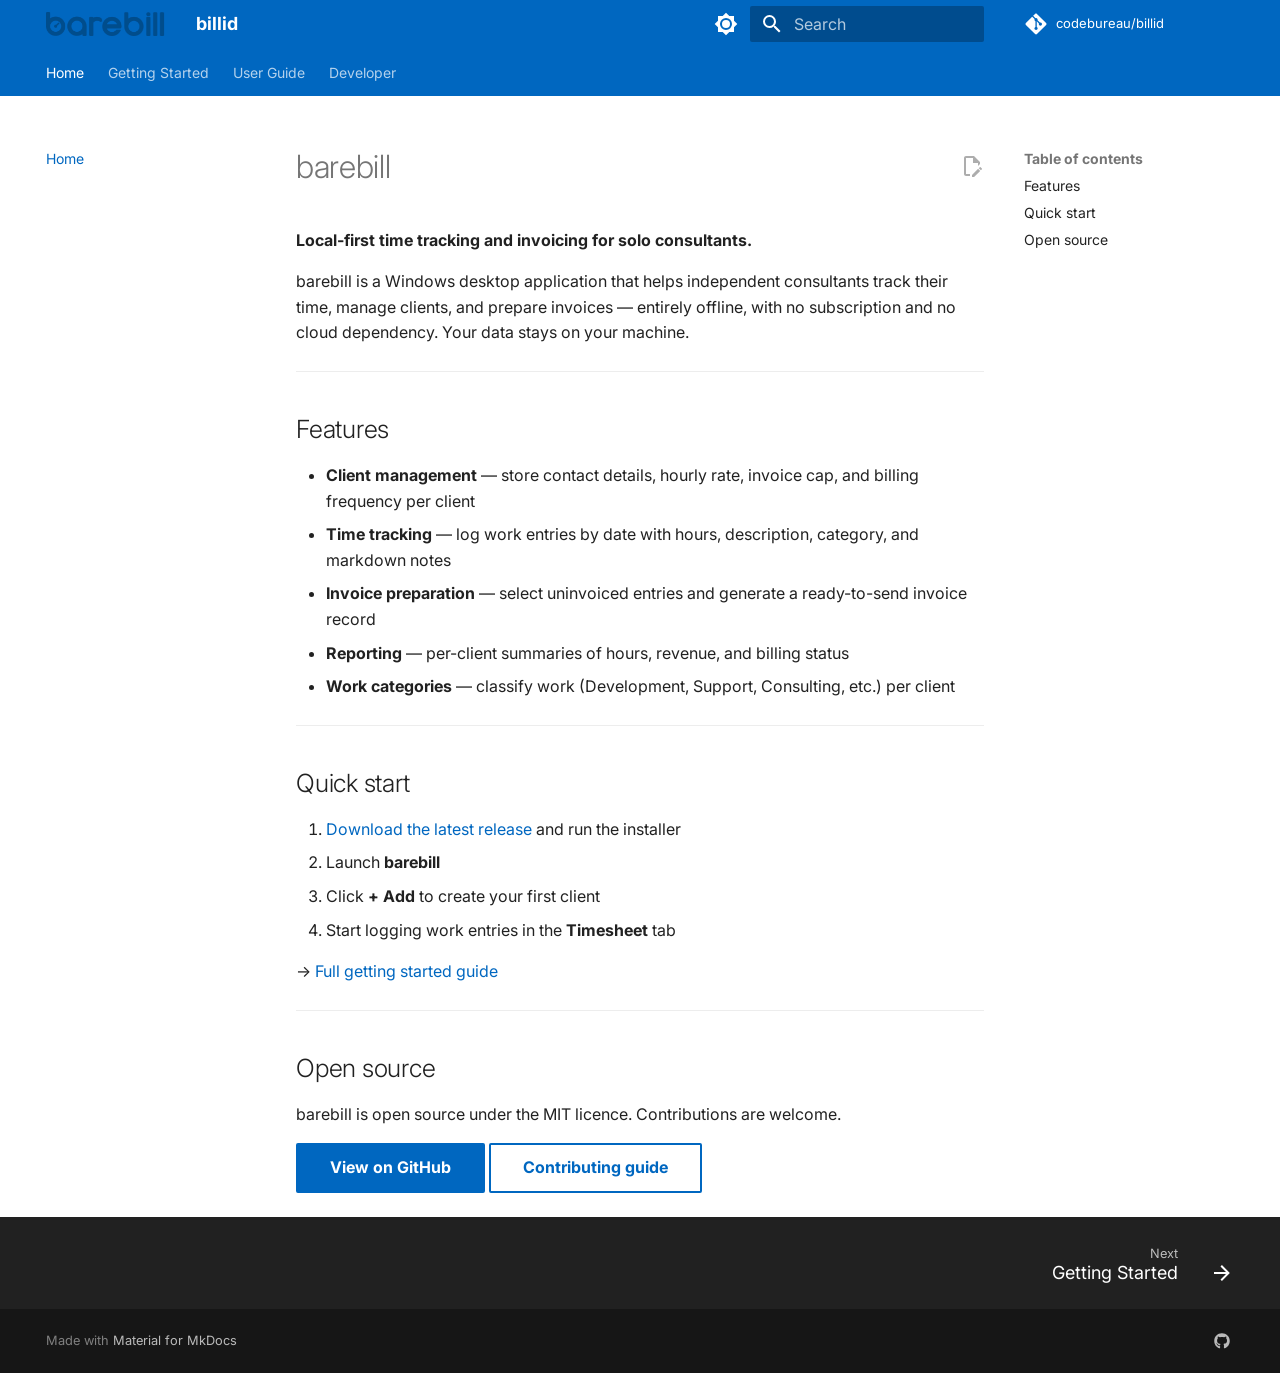
<file: index.html>
<!doctype html>
<html lang="en" class="no-js">
  <head>
    
      <meta charset="utf-8">
      <meta name="viewport" content="width=device-width,initial-scale=1">
      
        <meta name="description" content="Local-first time tracking and invoicing for solo consultants">
      
      
      
        <link rel="canonical" href="https://codebureau.github.io/billid/">
      
      
      
        <link rel="next" href="getting-started/">
      
      
        
      
      
      <link rel="icon" href="assets/favicon.png">
      <meta name="generator" content="mkdocs-1.6.1, mkdocs-material-9.7.6">
    
    
      
        <title>billid</title>
      
    
    
      <link rel="stylesheet" href="assets/stylesheets/main.484c7ddc.min.css">
      
        
        <link rel="stylesheet" href="assets/stylesheets/palette.ab4e12ef.min.css">
      
      


    
    
      
    
    
      
        
        
        <link rel="preconnect" href="https://fonts.gstatic.com" crossorigin>
        <link rel="stylesheet" href="https://fonts.googleapis.com/css?family=Inter:300,300i,400,400i,700,700i%7CJetBrains+Mono:400,400i,700,700i&display=fallback">
        <style>:root{--md-text-font:"Inter";--md-code-font:"JetBrains Mono"}</style>
      
    
    
      <link rel="stylesheet" href="assets/theme.css">
    
    <script>__md_scope=new URL(".",location),__md_hash=e=>[...e].reduce(((e,_)=>(e<<5)-e+_.charCodeAt(0)),0),__md_get=(e,_=localStorage,t=__md_scope)=>JSON.parse(_.getItem(t.pathname+"."+e)),__md_set=(e,_,t=localStorage,a=__md_scope)=>{try{t.setItem(a.pathname+"."+e,JSON.stringify(_))}catch(e){}}</script>
    
      

    
    
  </head>
  
  
    
    
      
    
    
    
    
    <body dir="ltr" data-md-color-scheme="default" data-md-color-primary="custom" data-md-color-accent="custom">
  
    
    <input class="md-toggle" data-md-toggle="drawer" type="checkbox" id="__drawer" autocomplete="off">
    <input class="md-toggle" data-md-toggle="search" type="checkbox" id="__search" autocomplete="off">
    <label class="md-overlay" for="__drawer"></label>
    <div data-md-component="skip">
      
        
        <a href="#barebill" class="md-skip">
          Skip to content
        </a>
      
    </div>
    <div data-md-component="announce">
      
    </div>
    
    
      

<header class="md-header" data-md-component="header">
  <nav class="md-header__inner md-grid" aria-label="Header">
    <a href="." title="billid" class="md-header__button md-logo" aria-label="billid" data-md-component="logo">
      
  <img src="assets/logo.png" alt="logo">

    </a>
    <label class="md-header__button md-icon" for="__drawer">
      
      <svg xmlns="http://www.w3.org/2000/svg" viewBox="0 0 24 24"><path d="M3 6h18v2H3zm0 5h18v2H3zm0 5h18v2H3z"/></svg>
    </label>
    <div class="md-header__title" data-md-component="header-title">
      <div class="md-header__ellipsis">
        <div class="md-header__topic">
          <span class="md-ellipsis">
            billid
          </span>
        </div>
        <div class="md-header__topic" data-md-component="header-topic">
          <span class="md-ellipsis">
            
              Home
            
          </span>
        </div>
      </div>
    </div>
    
      
        <form class="md-header__option" data-md-component="palette">
  
    
    
    
    <input class="md-option" data-md-color-media="" data-md-color-scheme="default" data-md-color-primary="custom" data-md-color-accent="custom"  aria-label="Switch to dark mode"  type="radio" name="__palette" id="__palette_0">
    
      <label class="md-header__button md-icon" title="Switch to dark mode" for="__palette_1" hidden>
        <svg xmlns="http://www.w3.org/2000/svg" viewBox="0 0 24 24"><path d="M12 8a4 4 0 0 0-4 4 4 4 0 0 0 4 4 4 4 0 0 0 4-4 4 4 0 0 0-4-4m0 10a6 6 0 0 1-6-6 6 6 0 0 1 6-6 6 6 0 0 1 6 6 6 6 0 0 1-6 6m8-9.31V4h-4.69L12 .69 8.69 4H4v4.69L.69 12 4 15.31V20h4.69L12 23.31 15.31 20H20v-4.69L23.31 12z"/></svg>
      </label>
    
  
    
    
    
    <input class="md-option" data-md-color-media="" data-md-color-scheme="slate" data-md-color-primary="custom" data-md-color-accent="custom"  aria-label="Switch to light mode"  type="radio" name="__palette" id="__palette_1">
    
      <label class="md-header__button md-icon" title="Switch to light mode" for="__palette_0" hidden>
        <svg xmlns="http://www.w3.org/2000/svg" viewBox="0 0 24 24"><path d="M12 18c-.89 0-1.74-.2-2.5-.55C11.56 16.5 13 14.42 13 12s-1.44-4.5-3.5-5.45C10.26 6.2 11.11 6 12 6a6 6 0 0 1 6 6 6 6 0 0 1-6 6m8-9.31V4h-4.69L12 .69 8.69 4H4v4.69L.69 12 4 15.31V20h4.69L12 23.31 15.31 20H20v-4.69L23.31 12z"/></svg>
      </label>
    
  
</form>
      
    
    
      <script>var palette=__md_get("__palette");if(palette&&palette.color){if("(prefers-color-scheme)"===palette.color.media){var media=matchMedia("(prefers-color-scheme: light)"),input=document.querySelector(media.matches?"[data-md-color-media='(prefers-color-scheme: light)']":"[data-md-color-media='(prefers-color-scheme: dark)']");palette.color.media=input.getAttribute("data-md-color-media"),palette.color.scheme=input.getAttribute("data-md-color-scheme"),palette.color.primary=input.getAttribute("data-md-color-primary"),palette.color.accent=input.getAttribute("data-md-color-accent")}for(var[key,value]of Object.entries(palette.color))document.body.setAttribute("data-md-color-"+key,value)}</script>
    
    
    
      
      
        <label class="md-header__button md-icon" for="__search">
          
          <svg xmlns="http://www.w3.org/2000/svg" viewBox="0 0 24 24"><path d="M9.5 3A6.5 6.5 0 0 1 16 9.5c0 1.61-.59 3.09-1.56 4.23l.27.27h.79l5 5-1.5 1.5-5-5v-.79l-.27-.27A6.52 6.52 0 0 1 9.5 16 6.5 6.5 0 0 1 3 9.5 6.5 6.5 0 0 1 9.5 3m0 2C7 5 5 7 5 9.5S7 14 9.5 14 14 12 14 9.5 12 5 9.5 5"/></svg>
        </label>
        <div class="md-search" data-md-component="search" role="dialog">
  <label class="md-search__overlay" for="__search"></label>
  <div class="md-search__inner" role="search">
    <form class="md-search__form" name="search">
      <input type="text" class="md-search__input" name="query" aria-label="Search" placeholder="Search" autocapitalize="off" autocorrect="off" autocomplete="off" spellcheck="false" data-md-component="search-query" required>
      <label class="md-search__icon md-icon" for="__search">
        
        <svg xmlns="http://www.w3.org/2000/svg" viewBox="0 0 24 24"><path d="M9.5 3A6.5 6.5 0 0 1 16 9.5c0 1.61-.59 3.09-1.56 4.23l.27.27h.79l5 5-1.5 1.5-5-5v-.79l-.27-.27A6.52 6.52 0 0 1 9.5 16 6.5 6.5 0 0 1 3 9.5 6.5 6.5 0 0 1 9.5 3m0 2C7 5 5 7 5 9.5S7 14 9.5 14 14 12 14 9.5 12 5 9.5 5"/></svg>
        
        <svg xmlns="http://www.w3.org/2000/svg" viewBox="0 0 24 24"><path d="M20 11v2H8l5.5 5.5-1.42 1.42L4.16 12l7.92-7.92L13.5 5.5 8 11z"/></svg>
      </label>
      <nav class="md-search__options" aria-label="Search">
        
        <button type="reset" class="md-search__icon md-icon" title="Clear" aria-label="Clear" tabindex="-1">
          
          <svg xmlns="http://www.w3.org/2000/svg" viewBox="0 0 24 24"><path d="M19 6.41 17.59 5 12 10.59 6.41 5 5 6.41 10.59 12 5 17.59 6.41 19 12 13.41 17.59 19 19 17.59 13.41 12z"/></svg>
        </button>
      </nav>
      
        <div class="md-search__suggest" data-md-component="search-suggest"></div>
      
    </form>
    <div class="md-search__output">
      <div class="md-search__scrollwrap" tabindex="0" data-md-scrollfix>
        <div class="md-search-result" data-md-component="search-result">
          <div class="md-search-result__meta">
            Initializing search
          </div>
          <ol class="md-search-result__list" role="presentation"></ol>
        </div>
      </div>
    </div>
  </div>
</div>
      
    
    
      <div class="md-header__source">
        <a href="https://github.com/codebureau/billid" title="Go to repository" class="md-source" data-md-component="source">
  <div class="md-source__icon md-icon">
    
    <svg xmlns="http://www.w3.org/2000/svg" viewBox="0 0 448 512"><!--! Font Awesome Free 7.1.0 by @fontawesome - https://fontawesome.com License - https://fontawesome.com/license/free (Icons: CC BY 4.0, Fonts: SIL OFL 1.1, Code: MIT License) Copyright 2025 Fonticons, Inc.--><path d="M439.6 236.1 244 40.5c-5.4-5.5-12.8-8.5-20.4-8.5s-15 3-20.4 8.4L162.5 81l51.5 51.5c27.1-9.1 52.7 16.8 43.4 43.7l49.7 49.7c34.2-11.8 61.2 31 35.5 56.7-26.5 26.5-70.2-2.9-56-37.3L240.3 199v121.9c25.3 12.5 22.3 41.8 9.1 55-6.4 6.4-15.2 10.1-24.3 10.1s-17.8-3.6-24.3-10.1c-17.6-17.6-11.1-46.9 11.2-56v-123c-20.8-8.5-24.6-30.7-18.6-45L142.6 101 8.5 235.1C3 240.6 0 247.9 0 255.5s3 15 8.5 20.4l195.6 195.7c5.4 5.4 12.7 8.4 20.4 8.4s15-3 20.4-8.4l194.7-194.7c5.4-5.4 8.4-12.8 8.4-20.4s-3-15-8.4-20.4"/></svg>
  </div>
  <div class="md-source__repository">
    codebureau/billid
  </div>
</a>
      </div>
    
  </nav>
  
</header>
    
    <div class="md-container" data-md-component="container">
      
      
        
          
            
<nav class="md-tabs" aria-label="Tabs" data-md-component="tabs">
  <div class="md-grid">
    <ul class="md-tabs__list">
      
        
  
  
  
    
  
  
    <li class="md-tabs__item md-tabs__item--active">
      <a href="." class="md-tabs__link">
        
  
  
    
  
  Home

      </a>
    </li>
  

      
        
  
  
  
  
    <li class="md-tabs__item">
      <a href="getting-started/" class="md-tabs__link">
        
  
  
    
  
  Getting Started

      </a>
    </li>
  

      
        
  
  
  
  
    
    
      <li class="md-tabs__item">
        <a href="user-guide/" class="md-tabs__link">
          
  
  
  User Guide

        </a>
      </li>
    
  

      
        
  
  
  
  
    
    
      <li class="md-tabs__item">
        <a href="developer/architecture/" class="md-tabs__link">
          
  
  
  Developer

        </a>
      </li>
    
  

      
    </ul>
  </div>
</nav>
          
        
      
      <main class="md-main" data-md-component="main">
        <div class="md-main__inner md-grid">
          
            
              
              <div class="md-sidebar md-sidebar--primary" data-md-component="sidebar" data-md-type="navigation" >
                <div class="md-sidebar__scrollwrap">
                  <div class="md-sidebar__inner">
                    


  


<nav class="md-nav md-nav--primary md-nav--lifted" aria-label="Navigation" data-md-level="0">
  <label class="md-nav__title" for="__drawer">
    <a href="." title="billid" class="md-nav__button md-logo" aria-label="billid" data-md-component="logo">
      
  <img src="assets/logo.png" alt="logo">

    </a>
    billid
  </label>
  
    <div class="md-nav__source">
      <a href="https://github.com/codebureau/billid" title="Go to repository" class="md-source" data-md-component="source">
  <div class="md-source__icon md-icon">
    
    <svg xmlns="http://www.w3.org/2000/svg" viewBox="0 0 448 512"><!--! Font Awesome Free 7.1.0 by @fontawesome - https://fontawesome.com License - https://fontawesome.com/license/free (Icons: CC BY 4.0, Fonts: SIL OFL 1.1, Code: MIT License) Copyright 2025 Fonticons, Inc.--><path d="M439.6 236.1 244 40.5c-5.4-5.5-12.8-8.5-20.4-8.5s-15 3-20.4 8.4L162.5 81l51.5 51.5c27.1-9.1 52.7 16.8 43.4 43.7l49.7 49.7c34.2-11.8 61.2 31 35.5 56.7-26.5 26.5-70.2-2.9-56-37.3L240.3 199v121.9c25.3 12.5 22.3 41.8 9.1 55-6.4 6.4-15.2 10.1-24.3 10.1s-17.8-3.6-24.3-10.1c-17.6-17.6-11.1-46.9 11.2-56v-123c-20.8-8.5-24.6-30.7-18.6-45L142.6 101 8.5 235.1C3 240.6 0 247.9 0 255.5s3 15 8.5 20.4l195.6 195.7c5.4 5.4 12.7 8.4 20.4 8.4s15-3 20.4-8.4l194.7-194.7c5.4-5.4 8.4-12.8 8.4-20.4s-3-15-8.4-20.4"/></svg>
  </div>
  <div class="md-source__repository">
    codebureau/billid
  </div>
</a>
    </div>
  
  <ul class="md-nav__list" data-md-scrollfix>
    
      
      
  
  
    
  
  
  
    <li class="md-nav__item md-nav__item--active">
      
      <input class="md-nav__toggle md-toggle" type="checkbox" id="__toc">
      
      
        
      
      
        <label class="md-nav__link md-nav__link--active" for="__toc">
          
  
  
  <span class="md-ellipsis">
    
  
    Home
  

    
  </span>
  
  

          <span class="md-nav__icon md-icon"></span>
        </label>
      
      <a href="." class="md-nav__link md-nav__link--active">
        
  
  
  <span class="md-ellipsis">
    
  
    Home
  

    
  </span>
  
  

      </a>
      
        

<nav class="md-nav md-nav--secondary" aria-label="Table of contents">
  
  
  
    
  
  
    <label class="md-nav__title" for="__toc">
      <span class="md-nav__icon md-icon"></span>
      Table of contents
    </label>
    <ul class="md-nav__list" data-md-component="toc" data-md-scrollfix>
      
        <li class="md-nav__item">
  <a href="#features" class="md-nav__link">
    <span class="md-ellipsis">
      
        Features
      
    </span>
  </a>
  
</li>
      
        <li class="md-nav__item">
  <a href="#quick-start" class="md-nav__link">
    <span class="md-ellipsis">
      
        Quick start
      
    </span>
  </a>
  
</li>
      
        <li class="md-nav__item">
  <a href="#open-source" class="md-nav__link">
    <span class="md-ellipsis">
      
        Open source
      
    </span>
  </a>
  
</li>
      
    </ul>
  
</nav>
      
    </li>
  

    
      
      
  
  
  
  
    <li class="md-nav__item">
      <a href="getting-started/" class="md-nav__link">
        
  
  
  <span class="md-ellipsis">
    
  
    Getting Started
  

    
  </span>
  
  

      </a>
    </li>
  

    
      
      
  
  
  
  
    
    
    
    
      
      
        
      
    
    
    <li class="md-nav__item md-nav__item--nested">
      
        
        
        <input class="md-nav__toggle md-toggle " type="checkbox" id="__nav_3" >
        
          
          <label class="md-nav__link" for="__nav_3" id="__nav_3_label" tabindex="0">
            
  
  
  <span class="md-ellipsis">
    
  
    User Guide
  

    
  </span>
  
  

            <span class="md-nav__icon md-icon"></span>
          </label>
        
        <nav class="md-nav" data-md-level="1" aria-labelledby="__nav_3_label" aria-expanded="false">
          <label class="md-nav__title" for="__nav_3">
            <span class="md-nav__icon md-icon"></span>
            
  
    User Guide
  

          </label>
          <ul class="md-nav__list" data-md-scrollfix>
            
              
                
  
  
  
  
    <li class="md-nav__item">
      <a href="user-guide/" class="md-nav__link">
        
  
  
  <span class="md-ellipsis">
    
  
    Overview
  

    
  </span>
  
  

      </a>
    </li>
  

              
            
              
                
  
  
  
  
    <li class="md-nav__item">
      <a href="user-guide/clients/" class="md-nav__link">
        
  
  
  <span class="md-ellipsis">
    
  
    Clients
  

    
  </span>
  
  

      </a>
    </li>
  

              
            
              
                
  
  
  
  
    <li class="md-nav__item">
      <a href="user-guide/timesheet/" class="md-nav__link">
        
  
  
  <span class="md-ellipsis">
    
  
    Timesheet
  

    
  </span>
  
  

      </a>
    </li>
  

              
            
              
                
  
  
  
  
    <li class="md-nav__item">
      <a href="user-guide/invoices/" class="md-nav__link">
        
  
  
  <span class="md-ellipsis">
    
  
    Invoices
  

    
  </span>
  
  

      </a>
    </li>
  

              
            
              
                
  
  
  
  
    <li class="md-nav__item">
      <a href="user-guide/settings/" class="md-nav__link">
        
  
  
  <span class="md-ellipsis">
    
  
    Settings
  

    
  </span>
  
  

      </a>
    </li>
  

              
            
          </ul>
        </nav>
      
    </li>
  

    
      
      
  
  
  
  
    
    
    
    
      
      
        
      
    
    
    <li class="md-nav__item md-nav__item--nested">
      
        
        
        <input class="md-nav__toggle md-toggle " type="checkbox" id="__nav_4" >
        
          
          <label class="md-nav__link" for="__nav_4" id="__nav_4_label" tabindex="0">
            
  
  
  <span class="md-ellipsis">
    
  
    Developer
  

    
  </span>
  
  

            <span class="md-nav__icon md-icon"></span>
          </label>
        
        <nav class="md-nav" data-md-level="1" aria-labelledby="__nav_4_label" aria-expanded="false">
          <label class="md-nav__title" for="__nav_4">
            <span class="md-nav__icon md-icon"></span>
            
  
    Developer
  

          </label>
          <ul class="md-nav__list" data-md-scrollfix>
            
              
                
  
  
  
  
    <li class="md-nav__item">
      <a href="developer/architecture/" class="md-nav__link">
        
  
  
  <span class="md-ellipsis">
    
  
    Architecture
  

    
  </span>
  
  

      </a>
    </li>
  

              
            
              
                
  
  
  
  
    <li class="md-nav__item">
      <a href="developer/contributing/" class="md-nav__link">
        
  
  
  <span class="md-ellipsis">
    
  
    Contributing
  

    
  </span>
  
  

      </a>
    </li>
  

              
            
              
                
  
  
  
  
    <li class="md-nav__item">
      <a href="developer/releasing/" class="md-nav__link">
        
  
  
  <span class="md-ellipsis">
    
  
    Releasing
  

    
  </span>
  
  

      </a>
    </li>
  

              
            
              
                
  
  
  
  
    <li class="md-nav__item">
      <a href="developer/keyboard-shortcuts/" class="md-nav__link">
        
  
  
  <span class="md-ellipsis">
    
  
    Keyboard Shortcuts
  

    
  </span>
  
  

      </a>
    </li>
  

              
            
          </ul>
        </nav>
      
    </li>
  

    
  </ul>
</nav>
                  </div>
                </div>
              </div>
            
            
              
              <div class="md-sidebar md-sidebar--secondary" data-md-component="sidebar" data-md-type="toc" >
                <div class="md-sidebar__scrollwrap">
                  <div class="md-sidebar__inner">
                    

<nav class="md-nav md-nav--secondary" aria-label="Table of contents">
  
  
  
    
  
  
    <label class="md-nav__title" for="__toc">
      <span class="md-nav__icon md-icon"></span>
      Table of contents
    </label>
    <ul class="md-nav__list" data-md-component="toc" data-md-scrollfix>
      
        <li class="md-nav__item">
  <a href="#features" class="md-nav__link">
    <span class="md-ellipsis">
      
        Features
      
    </span>
  </a>
  
</li>
      
        <li class="md-nav__item">
  <a href="#quick-start" class="md-nav__link">
    <span class="md-ellipsis">
      
        Quick start
      
    </span>
  </a>
  
</li>
      
        <li class="md-nav__item">
  <a href="#open-source" class="md-nav__link">
    <span class="md-ellipsis">
      
        Open source
      
    </span>
  </a>
  
</li>
      
    </ul>
  
</nav>
                  </div>
                </div>
              </div>
            
          
          
            <div class="md-content" data-md-component="content">
              
              <article class="md-content__inner md-typeset">
                
                  


  
    <a href="https://github.com/codebureau/billid/edit/main/website/docs/index.md" title="Edit this page" class="md-content__button md-icon" rel="edit">
      
      <svg xmlns="http://www.w3.org/2000/svg" viewBox="0 0 24 24"><path d="M10 20H6V4h7v5h5v3.1l2-2V8l-6-6H6c-1.1 0-2 .9-2 2v16c0 1.1.9 2 2 2h4zm10.2-7c.1 0 .3.1.4.2l1.3 1.3c.2.2.2.6 0 .8l-1 1-2.1-2.1 1-1c.1-.1.2-.2.4-.2m0 3.9L14.1 23H12v-2.1l6.1-6.1z"/></svg>
    </a>
  
  


<h1 id="barebill">barebill</h1>
<p><strong>Local-first time tracking and invoicing for solo consultants.</strong></p>
<p>barebill is a Windows desktop application that helps independent consultants track their time, manage clients, and prepare invoices — entirely offline, with no subscription and no cloud dependency. Your data stays on your machine.</p>
<hr />
<h2 id="features">Features</h2>
<ul>
<li><strong>Client management</strong> — store contact details, hourly rate, invoice cap, and billing frequency per client</li>
<li><strong>Time tracking</strong> — log work entries by date with hours, description, category, and markdown notes</li>
<li><strong>Invoice preparation</strong> — select uninvoiced entries and generate a ready-to-send invoice record</li>
<li><strong>Reporting</strong> — per-client summaries of hours, revenue, and billing status</li>
<li><strong>Work categories</strong> — classify work (Development, Support, Consulting, etc.) per client</li>
</ul>
<hr />
<h2 id="quick-start">Quick start</h2>
<ol>
<li><a href="https://github.com/codebureau/barebill/releases">Download the latest release</a> and run the installer</li>
<li>Launch <strong>barebill</strong></li>
<li>Click <strong>+ Add</strong> to create your first client</li>
<li>Start logging work entries in the <strong>Timesheet</strong> tab</li>
</ol>
<p>→ <a href="getting-started/">Full getting started guide</a></p>
<hr />
<h2 id="open-source">Open source</h2>
<p>barebill is open source under the MIT licence. Contributions are welcome.</p>
<p><a class="md-button md-button--primary" href="https://github.com/codebureau/barebill">View on GitHub</a>
<a class="md-button" href="developer/contributing/">Contributing guide</a></p>












                
              </article>
            </div>
          
          
<script>var target=document.getElementById(location.hash.slice(1));target&&target.name&&(target.checked=target.name.startsWith("__tabbed_"))</script>
        </div>
        
          <button type="button" class="md-top md-icon" data-md-component="top" hidden>
  
  <svg xmlns="http://www.w3.org/2000/svg" viewBox="0 0 24 24"><path d="M13 20h-2V8l-5.5 5.5-1.42-1.42L12 4.16l7.92 7.92-1.42 1.42L13 8z"/></svg>
  Back to top
</button>
        
      </main>
      
        <footer class="md-footer">
  
    
      
      <nav class="md-footer__inner md-grid" aria-label="Footer" >
        
        
          
          <a href="getting-started/" class="md-footer__link md-footer__link--next" aria-label="Next: Getting Started">
            <div class="md-footer__title">
              <span class="md-footer__direction">
                Next
              </span>
              <div class="md-ellipsis">
                Getting Started
              </div>
            </div>
            <div class="md-footer__button md-icon">
              
              <svg xmlns="http://www.w3.org/2000/svg" viewBox="0 0 24 24"><path d="M4 11v2h12l-5.5 5.5 1.42 1.42L19.84 12l-7.92-7.92L10.5 5.5 16 11z"/></svg>
            </div>
          </a>
        
      </nav>
    
  
  <div class="md-footer-meta md-typeset">
    <div class="md-footer-meta__inner md-grid">
      <div class="md-copyright">
  
  
    Made with
    <a href="https://squidfunk.github.io/mkdocs-material/" target="_blank" rel="noopener">
      Material for MkDocs
    </a>
  
</div>
      
        
<div class="md-social">
  
    
    
    
    
      
      
    
    <a href="https://github.com/codebureau/billid" target="_blank" rel="noopener" title="github.com" class="md-social__link">
      <svg xmlns="http://www.w3.org/2000/svg" viewBox="0 0 512 512"><!--! Font Awesome Free 7.1.0 by @fontawesome - https://fontawesome.com License - https://fontawesome.com/license/free (Icons: CC BY 4.0, Fonts: SIL OFL 1.1, Code: MIT License) Copyright 2025 Fonticons, Inc.--><path d="M173.9 397.4c0 2-2.3 3.6-5.2 3.6-3.3.3-5.6-1.3-5.6-3.6 0-2 2.3-3.6 5.2-3.6 3-.3 5.6 1.3 5.6 3.6m-31.1-4.5c-.7 2 1.3 4.3 4.3 4.9 2.6 1 5.6 0 6.2-2s-1.3-4.3-4.3-5.2c-2.6-.7-5.5.3-6.2 2.3m44.2-1.7c-2.9.7-4.9 2.6-4.6 4.9.3 2 2.9 3.3 5.9 2.6 2.9-.7 4.9-2.6 4.6-4.6-.3-1.9-3-3.2-5.9-2.9M252.8 8C114.1 8 8 113.3 8 252c0 110.9 69.8 205.8 169.5 239.2 12.8 2.3 17.3-5.6 17.3-12.1 0-6.2-.3-40.4-.3-61.4 0 0-70 15-84.7-29.8 0 0-11.4-29.1-27.8-36.6 0 0-22.9-15.7 1.6-15.4 0 0 24.9 2 38.6 25.8 21.9 38.6 58.6 27.5 72.9 20.9 2.3-16 8.8-27.1 16-33.7-55.9-6.2-112.3-14.3-112.3-110.5 0-27.5 7.6-41.3 23.6-58.9-2.6-6.5-11.1-33.3 2.6-67.9 20.9-6.5 69 27 69 27 20-5.6 41.5-8.5 62.8-8.5s42.8 2.9 62.8 8.5c0 0 48.1-33.6 69-27 13.7 34.7 5.2 61.4 2.6 67.9 16 17.7 25.8 31.5 25.8 58.9 0 96.5-58.9 104.2-114.8 110.5 9.2 7.9 17 22.9 17 46.4 0 33.7-.3 75.4-.3 83.6 0 6.5 4.6 14.4 17.3 12.1C436.2 457.8 504 362.9 504 252 504 113.3 391.5 8 252.8 8M105.2 352.9c-1.3 1-1 3.3.7 5.2 1.6 1.6 3.9 2.3 5.2 1 1.3-1 1-3.3-.7-5.2-1.6-1.6-3.9-2.3-5.2-1m-10.8-8.1c-.7 1.3.3 2.9 2.3 3.9 1.6 1 3.6.7 4.3-.7.7-1.3-.3-2.9-2.3-3.9-2-.6-3.6-.3-4.3.7m32.4 35.6c-1.6 1.3-1 4.3 1.3 6.2 2.3 2.3 5.2 2.6 6.5 1 1.3-1.3.7-4.3-1.3-6.2-2.2-2.3-5.2-2.6-6.5-1m-11.4-14.7c-1.6 1-1.6 3.6 0 5.9s4.3 3.3 5.6 2.3c1.6-1.3 1.6-3.9 0-6.2-1.4-2.3-4-3.3-5.6-2"/></svg>
    </a>
  
</div>
      
    </div>
  </div>
</footer>
      
    </div>
    <div class="md-dialog" data-md-component="dialog">
      <div class="md-dialog__inner md-typeset"></div>
    </div>
    
    
    
      
      
      <script id="__config" type="application/json">{"annotate": null, "base": ".", "features": ["navigation.tabs", "navigation.sections", "navigation.top", "navigation.footer", "search.highlight", "search.suggest", "content.action.edit", "content.code.copy"], "search": "assets/javascripts/workers/search.2c215733.min.js", "tags": null, "translations": {"clipboard.copied": "Copied to clipboard", "clipboard.copy": "Copy to clipboard", "search.result.more.one": "1 more on this page", "search.result.more.other": "# more on this page", "search.result.none": "No matching documents", "search.result.one": "1 matching document", "search.result.other": "# matching documents", "search.result.placeholder": "Type to start searching", "search.result.term.missing": "Missing", "select.version": "Select version"}, "version": null}</script>
    
    
      <script src="assets/javascripts/bundle.79ae519e.min.js"></script>
      
    
  </body>
</html>
</file>
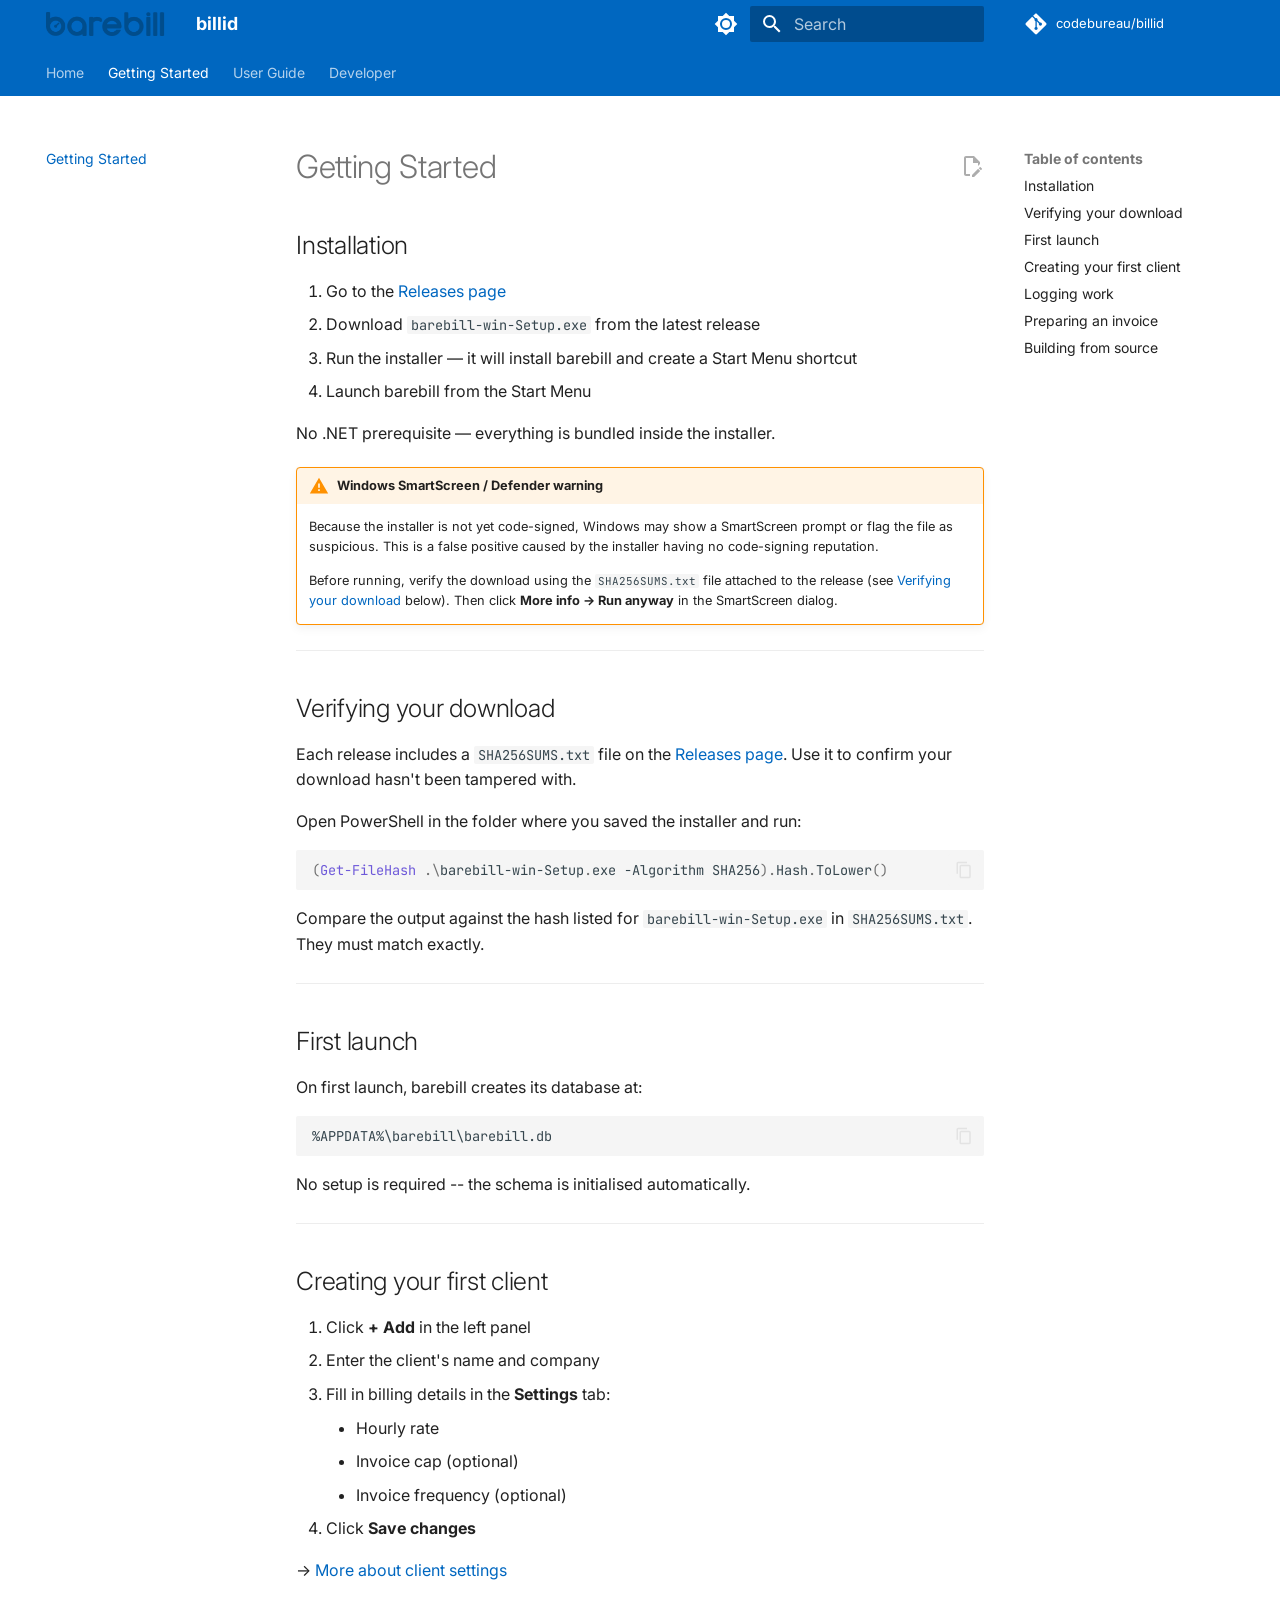
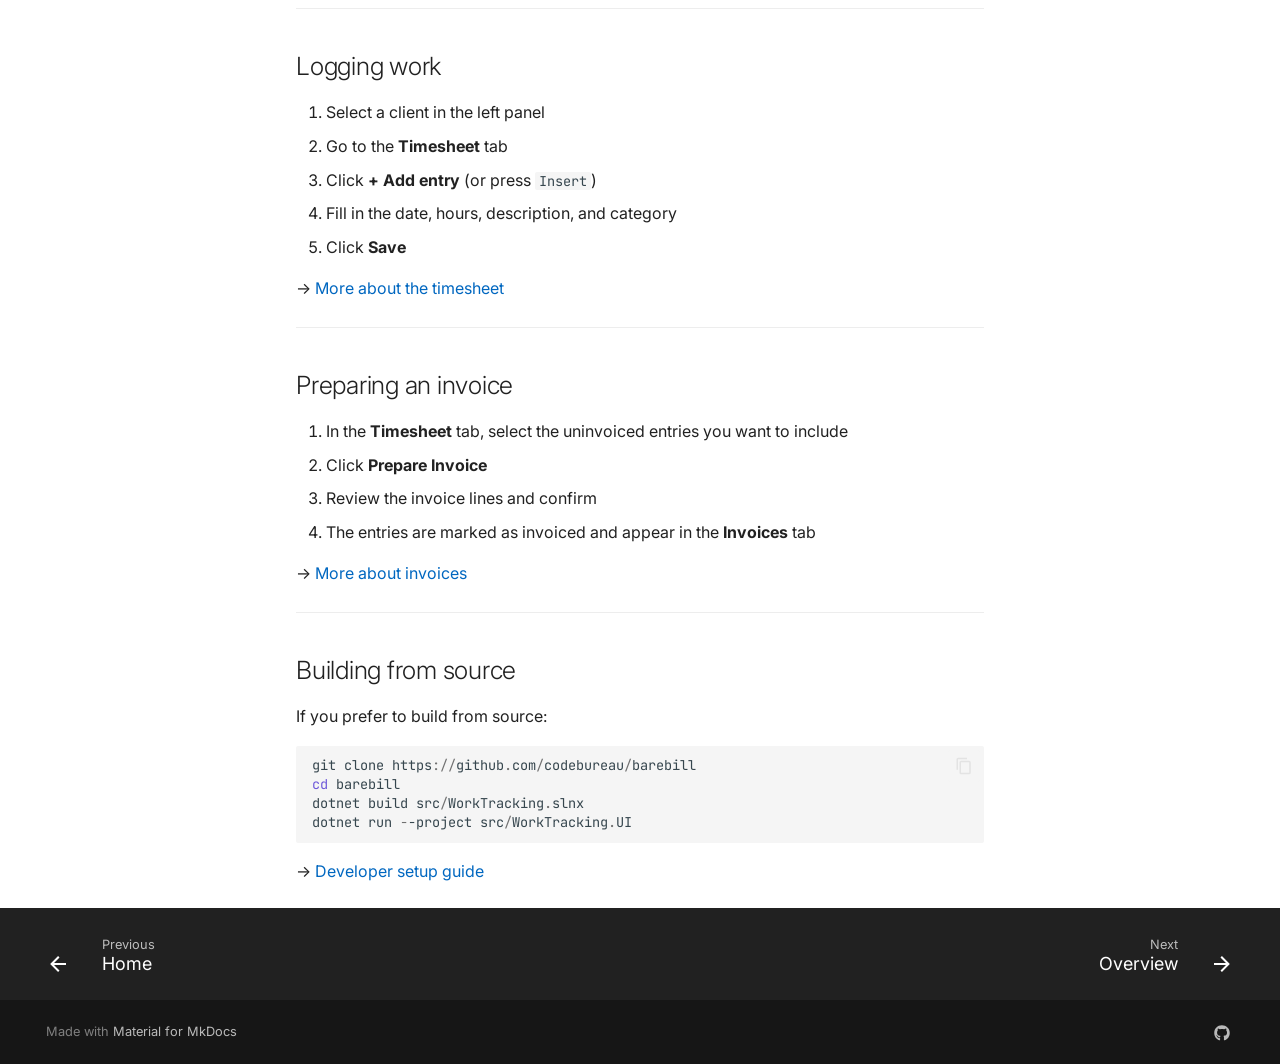
<file: getting-started/index.html>
<!doctype html>
<html lang="en" class="no-js">
  <head>
    
      <meta charset="utf-8">
      <meta name="viewport" content="width=device-width,initial-scale=1">
      
        <meta name="description" content="Local-first time tracking and invoicing for solo consultants">
      
      
      
        <link rel="canonical" href="https://codebureau.github.io/billid/getting-started/">
      
      
        <link rel="prev" href="..">
      
      
        <link rel="next" href="../user-guide/">
      
      
        
      
      
      <link rel="icon" href="../assets/favicon.png">
      <meta name="generator" content="mkdocs-1.6.1, mkdocs-material-9.7.6">
    
    
      
        <title>Getting Started - billid</title>
      
    
    
      <link rel="stylesheet" href="../assets/stylesheets/main.484c7ddc.min.css">
      
        
        <link rel="stylesheet" href="../assets/stylesheets/palette.ab4e12ef.min.css">
      
      


    
    
      
    
    
      
        
        
        <link rel="preconnect" href="https://fonts.gstatic.com" crossorigin>
        <link rel="stylesheet" href="https://fonts.googleapis.com/css?family=Inter:300,300i,400,400i,700,700i%7CJetBrains+Mono:400,400i,700,700i&display=fallback">
        <style>:root{--md-text-font:"Inter";--md-code-font:"JetBrains Mono"}</style>
      
    
    
      <link rel="stylesheet" href="../assets/theme.css">
    
    <script>__md_scope=new URL("..",location),__md_hash=e=>[...e].reduce(((e,_)=>(e<<5)-e+_.charCodeAt(0)),0),__md_get=(e,_=localStorage,t=__md_scope)=>JSON.parse(_.getItem(t.pathname+"."+e)),__md_set=(e,_,t=localStorage,a=__md_scope)=>{try{t.setItem(a.pathname+"."+e,JSON.stringify(_))}catch(e){}}</script>
    
      

    
    
  </head>
  
  
    
    
      
    
    
    
    
    <body dir="ltr" data-md-color-scheme="default" data-md-color-primary="custom" data-md-color-accent="custom">
  
    
    <input class="md-toggle" data-md-toggle="drawer" type="checkbox" id="__drawer" autocomplete="off">
    <input class="md-toggle" data-md-toggle="search" type="checkbox" id="__search" autocomplete="off">
    <label class="md-overlay" for="__drawer"></label>
    <div data-md-component="skip">
      
        
        <a href="#getting-started" class="md-skip">
          Skip to content
        </a>
      
    </div>
    <div data-md-component="announce">
      
    </div>
    
    
      

<header class="md-header" data-md-component="header">
  <nav class="md-header__inner md-grid" aria-label="Header">
    <a href=".." title="billid" class="md-header__button md-logo" aria-label="billid" data-md-component="logo">
      
  <img src="../assets/logo.png" alt="logo">

    </a>
    <label class="md-header__button md-icon" for="__drawer">
      
      <svg xmlns="http://www.w3.org/2000/svg" viewBox="0 0 24 24"><path d="M3 6h18v2H3zm0 5h18v2H3zm0 5h18v2H3z"/></svg>
    </label>
    <div class="md-header__title" data-md-component="header-title">
      <div class="md-header__ellipsis">
        <div class="md-header__topic">
          <span class="md-ellipsis">
            billid
          </span>
        </div>
        <div class="md-header__topic" data-md-component="header-topic">
          <span class="md-ellipsis">
            
              Getting Started
            
          </span>
        </div>
      </div>
    </div>
    
      
        <form class="md-header__option" data-md-component="palette">
  
    
    
    
    <input class="md-option" data-md-color-media="" data-md-color-scheme="default" data-md-color-primary="custom" data-md-color-accent="custom"  aria-label="Switch to dark mode"  type="radio" name="__palette" id="__palette_0">
    
      <label class="md-header__button md-icon" title="Switch to dark mode" for="__palette_1" hidden>
        <svg xmlns="http://www.w3.org/2000/svg" viewBox="0 0 24 24"><path d="M12 8a4 4 0 0 0-4 4 4 4 0 0 0 4 4 4 4 0 0 0 4-4 4 4 0 0 0-4-4m0 10a6 6 0 0 1-6-6 6 6 0 0 1 6-6 6 6 0 0 1 6 6 6 6 0 0 1-6 6m8-9.31V4h-4.69L12 .69 8.69 4H4v4.69L.69 12 4 15.31V20h4.69L12 23.31 15.31 20H20v-4.69L23.31 12z"/></svg>
      </label>
    
  
    
    
    
    <input class="md-option" data-md-color-media="" data-md-color-scheme="slate" data-md-color-primary="custom" data-md-color-accent="custom"  aria-label="Switch to light mode"  type="radio" name="__palette" id="__palette_1">
    
      <label class="md-header__button md-icon" title="Switch to light mode" for="__palette_0" hidden>
        <svg xmlns="http://www.w3.org/2000/svg" viewBox="0 0 24 24"><path d="M12 18c-.89 0-1.74-.2-2.5-.55C11.56 16.5 13 14.42 13 12s-1.44-4.5-3.5-5.45C10.26 6.2 11.11 6 12 6a6 6 0 0 1 6 6 6 6 0 0 1-6 6m8-9.31V4h-4.69L12 .69 8.69 4H4v4.69L.69 12 4 15.31V20h4.69L12 23.31 15.31 20H20v-4.69L23.31 12z"/></svg>
      </label>
    
  
</form>
      
    
    
      <script>var palette=__md_get("__palette");if(palette&&palette.color){if("(prefers-color-scheme)"===palette.color.media){var media=matchMedia("(prefers-color-scheme: light)"),input=document.querySelector(media.matches?"[data-md-color-media='(prefers-color-scheme: light)']":"[data-md-color-media='(prefers-color-scheme: dark)']");palette.color.media=input.getAttribute("data-md-color-media"),palette.color.scheme=input.getAttribute("data-md-color-scheme"),palette.color.primary=input.getAttribute("data-md-color-primary"),palette.color.accent=input.getAttribute("data-md-color-accent")}for(var[key,value]of Object.entries(palette.color))document.body.setAttribute("data-md-color-"+key,value)}</script>
    
    
    
      
      
        <label class="md-header__button md-icon" for="__search">
          
          <svg xmlns="http://www.w3.org/2000/svg" viewBox="0 0 24 24"><path d="M9.5 3A6.5 6.5 0 0 1 16 9.5c0 1.61-.59 3.09-1.56 4.23l.27.27h.79l5 5-1.5 1.5-5-5v-.79l-.27-.27A6.52 6.52 0 0 1 9.5 16 6.5 6.5 0 0 1 3 9.5 6.5 6.5 0 0 1 9.5 3m0 2C7 5 5 7 5 9.5S7 14 9.5 14 14 12 14 9.5 12 5 9.5 5"/></svg>
        </label>
        <div class="md-search" data-md-component="search" role="dialog">
  <label class="md-search__overlay" for="__search"></label>
  <div class="md-search__inner" role="search">
    <form class="md-search__form" name="search">
      <input type="text" class="md-search__input" name="query" aria-label="Search" placeholder="Search" autocapitalize="off" autocorrect="off" autocomplete="off" spellcheck="false" data-md-component="search-query" required>
      <label class="md-search__icon md-icon" for="__search">
        
        <svg xmlns="http://www.w3.org/2000/svg" viewBox="0 0 24 24"><path d="M9.5 3A6.5 6.5 0 0 1 16 9.5c0 1.61-.59 3.09-1.56 4.23l.27.27h.79l5 5-1.5 1.5-5-5v-.79l-.27-.27A6.52 6.52 0 0 1 9.5 16 6.5 6.5 0 0 1 3 9.5 6.5 6.5 0 0 1 9.5 3m0 2C7 5 5 7 5 9.5S7 14 9.5 14 14 12 14 9.5 12 5 9.5 5"/></svg>
        
        <svg xmlns="http://www.w3.org/2000/svg" viewBox="0 0 24 24"><path d="M20 11v2H8l5.5 5.5-1.42 1.42L4.16 12l7.92-7.92L13.5 5.5 8 11z"/></svg>
      </label>
      <nav class="md-search__options" aria-label="Search">
        
        <button type="reset" class="md-search__icon md-icon" title="Clear" aria-label="Clear" tabindex="-1">
          
          <svg xmlns="http://www.w3.org/2000/svg" viewBox="0 0 24 24"><path d="M19 6.41 17.59 5 12 10.59 6.41 5 5 6.41 10.59 12 5 17.59 6.41 19 12 13.41 17.59 19 19 17.59 13.41 12z"/></svg>
        </button>
      </nav>
      
        <div class="md-search__suggest" data-md-component="search-suggest"></div>
      
    </form>
    <div class="md-search__output">
      <div class="md-search__scrollwrap" tabindex="0" data-md-scrollfix>
        <div class="md-search-result" data-md-component="search-result">
          <div class="md-search-result__meta">
            Initializing search
          </div>
          <ol class="md-search-result__list" role="presentation"></ol>
        </div>
      </div>
    </div>
  </div>
</div>
      
    
    
      <div class="md-header__source">
        <a href="https://github.com/codebureau/billid" title="Go to repository" class="md-source" data-md-component="source">
  <div class="md-source__icon md-icon">
    
    <svg xmlns="http://www.w3.org/2000/svg" viewBox="0 0 448 512"><!--! Font Awesome Free 7.1.0 by @fontawesome - https://fontawesome.com License - https://fontawesome.com/license/free (Icons: CC BY 4.0, Fonts: SIL OFL 1.1, Code: MIT License) Copyright 2025 Fonticons, Inc.--><path d="M439.6 236.1 244 40.5c-5.4-5.5-12.8-8.5-20.4-8.5s-15 3-20.4 8.4L162.5 81l51.5 51.5c27.1-9.1 52.7 16.8 43.4 43.7l49.7 49.7c34.2-11.8 61.2 31 35.5 56.7-26.5 26.5-70.2-2.9-56-37.3L240.3 199v121.9c25.3 12.5 22.3 41.8 9.1 55-6.4 6.4-15.2 10.1-24.3 10.1s-17.8-3.6-24.3-10.1c-17.6-17.6-11.1-46.9 11.2-56v-123c-20.8-8.5-24.6-30.7-18.6-45L142.6 101 8.5 235.1C3 240.6 0 247.9 0 255.5s3 15 8.5 20.4l195.6 195.7c5.4 5.4 12.7 8.4 20.4 8.4s15-3 20.4-8.4l194.7-194.7c5.4-5.4 8.4-12.8 8.4-20.4s-3-15-8.4-20.4"/></svg>
  </div>
  <div class="md-source__repository">
    codebureau/billid
  </div>
</a>
      </div>
    
  </nav>
  
</header>
    
    <div class="md-container" data-md-component="container">
      
      
        
          
            
<nav class="md-tabs" aria-label="Tabs" data-md-component="tabs">
  <div class="md-grid">
    <ul class="md-tabs__list">
      
        
  
  
  
  
    <li class="md-tabs__item">
      <a href=".." class="md-tabs__link">
        
  
  
    
  
  Home

      </a>
    </li>
  

      
        
  
  
  
    
  
  
    <li class="md-tabs__item md-tabs__item--active">
      <a href="./" class="md-tabs__link">
        
  
  
    
  
  Getting Started

      </a>
    </li>
  

      
        
  
  
  
  
    
    
      <li class="md-tabs__item">
        <a href="../user-guide/" class="md-tabs__link">
          
  
  
  User Guide

        </a>
      </li>
    
  

      
        
  
  
  
  
    
    
      <li class="md-tabs__item">
        <a href="../developer/architecture/" class="md-tabs__link">
          
  
  
  Developer

        </a>
      </li>
    
  

      
    </ul>
  </div>
</nav>
          
        
      
      <main class="md-main" data-md-component="main">
        <div class="md-main__inner md-grid">
          
            
              
              <div class="md-sidebar md-sidebar--primary" data-md-component="sidebar" data-md-type="navigation" >
                <div class="md-sidebar__scrollwrap">
                  <div class="md-sidebar__inner">
                    


  


<nav class="md-nav md-nav--primary md-nav--lifted" aria-label="Navigation" data-md-level="0">
  <label class="md-nav__title" for="__drawer">
    <a href=".." title="billid" class="md-nav__button md-logo" aria-label="billid" data-md-component="logo">
      
  <img src="../assets/logo.png" alt="logo">

    </a>
    billid
  </label>
  
    <div class="md-nav__source">
      <a href="https://github.com/codebureau/billid" title="Go to repository" class="md-source" data-md-component="source">
  <div class="md-source__icon md-icon">
    
    <svg xmlns="http://www.w3.org/2000/svg" viewBox="0 0 448 512"><!--! Font Awesome Free 7.1.0 by @fontawesome - https://fontawesome.com License - https://fontawesome.com/license/free (Icons: CC BY 4.0, Fonts: SIL OFL 1.1, Code: MIT License) Copyright 2025 Fonticons, Inc.--><path d="M439.6 236.1 244 40.5c-5.4-5.5-12.8-8.5-20.4-8.5s-15 3-20.4 8.4L162.5 81l51.5 51.5c27.1-9.1 52.7 16.8 43.4 43.7l49.7 49.7c34.2-11.8 61.2 31 35.5 56.7-26.5 26.5-70.2-2.9-56-37.3L240.3 199v121.9c25.3 12.5 22.3 41.8 9.1 55-6.4 6.4-15.2 10.1-24.3 10.1s-17.8-3.6-24.3-10.1c-17.6-17.6-11.1-46.9 11.2-56v-123c-20.8-8.5-24.6-30.7-18.6-45L142.6 101 8.5 235.1C3 240.6 0 247.9 0 255.5s3 15 8.5 20.4l195.6 195.7c5.4 5.4 12.7 8.4 20.4 8.4s15-3 20.4-8.4l194.7-194.7c5.4-5.4 8.4-12.8 8.4-20.4s-3-15-8.4-20.4"/></svg>
  </div>
  <div class="md-source__repository">
    codebureau/billid
  </div>
</a>
    </div>
  
  <ul class="md-nav__list" data-md-scrollfix>
    
      
      
  
  
  
  
    <li class="md-nav__item">
      <a href=".." class="md-nav__link">
        
  
  
  <span class="md-ellipsis">
    
  
    Home
  

    
  </span>
  
  

      </a>
    </li>
  

    
      
      
  
  
    
  
  
  
    <li class="md-nav__item md-nav__item--active">
      
      <input class="md-nav__toggle md-toggle" type="checkbox" id="__toc">
      
      
        
      
      
        <label class="md-nav__link md-nav__link--active" for="__toc">
          
  
  
  <span class="md-ellipsis">
    
  
    Getting Started
  

    
  </span>
  
  

          <span class="md-nav__icon md-icon"></span>
        </label>
      
      <a href="./" class="md-nav__link md-nav__link--active">
        
  
  
  <span class="md-ellipsis">
    
  
    Getting Started
  

    
  </span>
  
  

      </a>
      
        

<nav class="md-nav md-nav--secondary" aria-label="Table of contents">
  
  
  
    
  
  
    <label class="md-nav__title" for="__toc">
      <span class="md-nav__icon md-icon"></span>
      Table of contents
    </label>
    <ul class="md-nav__list" data-md-component="toc" data-md-scrollfix>
      
        <li class="md-nav__item">
  <a href="#installation" class="md-nav__link">
    <span class="md-ellipsis">
      
        Installation
      
    </span>
  </a>
  
</li>
      
        <li class="md-nav__item">
  <a href="#verifying-your-download" class="md-nav__link">
    <span class="md-ellipsis">
      
        Verifying your download
      
    </span>
  </a>
  
</li>
      
        <li class="md-nav__item">
  <a href="#first-launch" class="md-nav__link">
    <span class="md-ellipsis">
      
        First launch
      
    </span>
  </a>
  
</li>
      
        <li class="md-nav__item">
  <a href="#creating-your-first-client" class="md-nav__link">
    <span class="md-ellipsis">
      
        Creating your first client
      
    </span>
  </a>
  
</li>
      
        <li class="md-nav__item">
  <a href="#logging-work" class="md-nav__link">
    <span class="md-ellipsis">
      
        Logging work
      
    </span>
  </a>
  
</li>
      
        <li class="md-nav__item">
  <a href="#preparing-an-invoice" class="md-nav__link">
    <span class="md-ellipsis">
      
        Preparing an invoice
      
    </span>
  </a>
  
</li>
      
        <li class="md-nav__item">
  <a href="#building-from-source" class="md-nav__link">
    <span class="md-ellipsis">
      
        Building from source
      
    </span>
  </a>
  
</li>
      
    </ul>
  
</nav>
      
    </li>
  

    
      
      
  
  
  
  
    
    
    
    
      
      
        
      
    
    
    <li class="md-nav__item md-nav__item--nested">
      
        
        
        <input class="md-nav__toggle md-toggle " type="checkbox" id="__nav_3" >
        
          
          <label class="md-nav__link" for="__nav_3" id="__nav_3_label" tabindex="0">
            
  
  
  <span class="md-ellipsis">
    
  
    User Guide
  

    
  </span>
  
  

            <span class="md-nav__icon md-icon"></span>
          </label>
        
        <nav class="md-nav" data-md-level="1" aria-labelledby="__nav_3_label" aria-expanded="false">
          <label class="md-nav__title" for="__nav_3">
            <span class="md-nav__icon md-icon"></span>
            
  
    User Guide
  

          </label>
          <ul class="md-nav__list" data-md-scrollfix>
            
              
                
  
  
  
  
    <li class="md-nav__item">
      <a href="../user-guide/" class="md-nav__link">
        
  
  
  <span class="md-ellipsis">
    
  
    Overview
  

    
  </span>
  
  

      </a>
    </li>
  

              
            
              
                
  
  
  
  
    <li class="md-nav__item">
      <a href="../user-guide/clients/" class="md-nav__link">
        
  
  
  <span class="md-ellipsis">
    
  
    Clients
  

    
  </span>
  
  

      </a>
    </li>
  

              
            
              
                
  
  
  
  
    <li class="md-nav__item">
      <a href="../user-guide/timesheet/" class="md-nav__link">
        
  
  
  <span class="md-ellipsis">
    
  
    Timesheet
  

    
  </span>
  
  

      </a>
    </li>
  

              
            
              
                
  
  
  
  
    <li class="md-nav__item">
      <a href="../user-guide/invoices/" class="md-nav__link">
        
  
  
  <span class="md-ellipsis">
    
  
    Invoices
  

    
  </span>
  
  

      </a>
    </li>
  

              
            
              
                
  
  
  
  
    <li class="md-nav__item">
      <a href="../user-guide/settings/" class="md-nav__link">
        
  
  
  <span class="md-ellipsis">
    
  
    Settings
  

    
  </span>
  
  

      </a>
    </li>
  

              
            
          </ul>
        </nav>
      
    </li>
  

    
      
      
  
  
  
  
    
    
    
    
      
      
        
      
    
    
    <li class="md-nav__item md-nav__item--nested">
      
        
        
        <input class="md-nav__toggle md-toggle " type="checkbox" id="__nav_4" >
        
          
          <label class="md-nav__link" for="__nav_4" id="__nav_4_label" tabindex="0">
            
  
  
  <span class="md-ellipsis">
    
  
    Developer
  

    
  </span>
  
  

            <span class="md-nav__icon md-icon"></span>
          </label>
        
        <nav class="md-nav" data-md-level="1" aria-labelledby="__nav_4_label" aria-expanded="false">
          <label class="md-nav__title" for="__nav_4">
            <span class="md-nav__icon md-icon"></span>
            
  
    Developer
  

          </label>
          <ul class="md-nav__list" data-md-scrollfix>
            
              
                
  
  
  
  
    <li class="md-nav__item">
      <a href="../developer/architecture/" class="md-nav__link">
        
  
  
  <span class="md-ellipsis">
    
  
    Architecture
  

    
  </span>
  
  

      </a>
    </li>
  

              
            
              
                
  
  
  
  
    <li class="md-nav__item">
      <a href="../developer/contributing/" class="md-nav__link">
        
  
  
  <span class="md-ellipsis">
    
  
    Contributing
  

    
  </span>
  
  

      </a>
    </li>
  

              
            
              
                
  
  
  
  
    <li class="md-nav__item">
      <a href="../developer/releasing/" class="md-nav__link">
        
  
  
  <span class="md-ellipsis">
    
  
    Releasing
  

    
  </span>
  
  

      </a>
    </li>
  

              
            
              
                
  
  
  
  
    <li class="md-nav__item">
      <a href="../developer/keyboard-shortcuts/" class="md-nav__link">
        
  
  
  <span class="md-ellipsis">
    
  
    Keyboard Shortcuts
  

    
  </span>
  
  

      </a>
    </li>
  

              
            
          </ul>
        </nav>
      
    </li>
  

    
  </ul>
</nav>
                  </div>
                </div>
              </div>
            
            
              
              <div class="md-sidebar md-sidebar--secondary" data-md-component="sidebar" data-md-type="toc" >
                <div class="md-sidebar__scrollwrap">
                  <div class="md-sidebar__inner">
                    

<nav class="md-nav md-nav--secondary" aria-label="Table of contents">
  
  
  
    
  
  
    <label class="md-nav__title" for="__toc">
      <span class="md-nav__icon md-icon"></span>
      Table of contents
    </label>
    <ul class="md-nav__list" data-md-component="toc" data-md-scrollfix>
      
        <li class="md-nav__item">
  <a href="#installation" class="md-nav__link">
    <span class="md-ellipsis">
      
        Installation
      
    </span>
  </a>
  
</li>
      
        <li class="md-nav__item">
  <a href="#verifying-your-download" class="md-nav__link">
    <span class="md-ellipsis">
      
        Verifying your download
      
    </span>
  </a>
  
</li>
      
        <li class="md-nav__item">
  <a href="#first-launch" class="md-nav__link">
    <span class="md-ellipsis">
      
        First launch
      
    </span>
  </a>
  
</li>
      
        <li class="md-nav__item">
  <a href="#creating-your-first-client" class="md-nav__link">
    <span class="md-ellipsis">
      
        Creating your first client
      
    </span>
  </a>
  
</li>
      
        <li class="md-nav__item">
  <a href="#logging-work" class="md-nav__link">
    <span class="md-ellipsis">
      
        Logging work
      
    </span>
  </a>
  
</li>
      
        <li class="md-nav__item">
  <a href="#preparing-an-invoice" class="md-nav__link">
    <span class="md-ellipsis">
      
        Preparing an invoice
      
    </span>
  </a>
  
</li>
      
        <li class="md-nav__item">
  <a href="#building-from-source" class="md-nav__link">
    <span class="md-ellipsis">
      
        Building from source
      
    </span>
  </a>
  
</li>
      
    </ul>
  
</nav>
                  </div>
                </div>
              </div>
            
          
          
            <div class="md-content" data-md-component="content">
              
              <article class="md-content__inner md-typeset">
                
                  


  
    <a href="https://github.com/codebureau/billid/edit/main/website/docs/getting-started.md" title="Edit this page" class="md-content__button md-icon" rel="edit">
      
      <svg xmlns="http://www.w3.org/2000/svg" viewBox="0 0 24 24"><path d="M10 20H6V4h7v5h5v3.1l2-2V8l-6-6H6c-1.1 0-2 .9-2 2v16c0 1.1.9 2 2 2h4zm10.2-7c.1 0 .3.1.4.2l1.3 1.3c.2.2.2.6 0 .8l-1 1-2.1-2.1 1-1c.1-.1.2-.2.4-.2m0 3.9L14.1 23H12v-2.1l6.1-6.1z"/></svg>
    </a>
  
  


<h1 id="getting-started">Getting Started</h1>
<h2 id="installation">Installation</h2>
<ol>
<li>Go to the <a href="https://github.com/codebureau/barebill/releases">Releases page</a></li>
<li>Download <code>barebill-win-Setup.exe</code> from the latest release</li>
<li>Run the installer — it will install barebill and create a Start Menu shortcut</li>
<li>Launch barebill from the Start Menu</li>
</ol>
<p>No .NET prerequisite — everything is bundled inside the installer.</p>
<div class="admonition warning">
<p class="admonition-title">Windows SmartScreen / Defender warning</p>
<p>Because the installer is not yet code-signed, Windows may show a SmartScreen
prompt or flag the file as suspicious. This is a false positive caused by the
installer having no code-signing reputation.</p>
<p>Before running, verify the download using the <code>SHA256SUMS.txt</code> file attached to
the release (see <a href="#verifying-your-download">Verifying your download</a> below).
Then click <strong>More info → Run anyway</strong> in the SmartScreen dialog.</p>
</div>
<hr />
<h2 id="verifying-your-download">Verifying your download</h2>
<p>Each release includes a <code>SHA256SUMS.txt</code> file on the <a href="https://github.com/codebureau/barebill/releases">Releases page</a>. Use it to confirm your download hasn't been tampered with.</p>
<p>Open PowerShell in the folder where you saved the installer and run:</p>
<div class="highlight"><pre><span></span><code><a id="__codelineno-0-1" name="__codelineno-0-1" href="#__codelineno-0-1"></a><span class="p">(</span><span class="nb">Get-FileHash</span> <span class="p">.\</span><span class="n">barebill-win-Setup</span><span class="p">.</span><span class="n">exe</span> <span class="n">-Algorithm</span> <span class="n">SHA256</span><span class="p">).</span><span class="n">Hash</span><span class="p">.</span><span class="n">ToLower</span><span class="p">()</span>
</code></pre></div>
<p>Compare the output against the hash listed for <code>barebill-win-Setup.exe</code> in <code>SHA256SUMS.txt</code>. They must match exactly.</p>
<hr />
<h2 id="first-launch">First launch</h2>
<p>On first launch, barebill creates its database at:</p>
<div class="highlight"><pre><span></span><code><a id="__codelineno-1-1" name="__codelineno-1-1" href="#__codelineno-1-1"></a>%APPDATA%\barebill\barebill.db
</code></pre></div>
<p>No setup is required -- the schema is initialised automatically.</p>
<hr />
<h2 id="creating-your-first-client">Creating your first client</h2>
<ol>
<li>Click <strong>+ Add</strong> in the left panel</li>
<li>Enter the client's name and company</li>
<li>Fill in billing details in the <strong>Settings</strong> tab:<ul>
<li>Hourly rate</li>
<li>Invoice cap (optional)</li>
<li>Invoice frequency (optional)</li>
</ul>
</li>
<li>Click <strong>Save changes</strong></li>
</ol>
<p>-&gt; <a href="../user-guide/clients/">More about client settings</a></p>
<hr />
<h2 id="logging-work">Logging work</h2>
<ol>
<li>Select a client in the left panel</li>
<li>Go to the <strong>Timesheet</strong> tab</li>
<li>Click <strong>+ Add entry</strong> (or press <code>Insert</code>)</li>
<li>Fill in the date, hours, description, and category</li>
<li>Click <strong>Save</strong></li>
</ol>
<p>-&gt; <a href="../user-guide/timesheet/">More about the timesheet</a></p>
<hr />
<h2 id="preparing-an-invoice">Preparing an invoice</h2>
<ol>
<li>In the <strong>Timesheet</strong> tab, select the uninvoiced entries you want to include</li>
<li>Click <strong>Prepare Invoice</strong></li>
<li>Review the invoice lines and confirm</li>
<li>The entries are marked as invoiced and appear in the <strong>Invoices</strong> tab</li>
</ol>
<p>-&gt; <a href="../user-guide/invoices/">More about invoices</a></p>
<hr />
<h2 id="building-from-source">Building from source</h2>
<p>If you prefer to build from source:</p>
<div class="highlight"><pre><span></span><code><a id="__codelineno-2-1" name="__codelineno-2-1" href="#__codelineno-2-1"></a><span class="n">git</span> <span class="n">clone</span> <span class="n">https</span><span class="p">://</span><span class="n">github</span><span class="p">.</span><span class="n">com</span><span class="p">/</span><span class="n">codebureau</span><span class="p">/</span><span class="n">barebill</span>
<a id="__codelineno-2-2" name="__codelineno-2-2" href="#__codelineno-2-2"></a><span class="nb">cd </span><span class="n">barebill</span>
<a id="__codelineno-2-3" name="__codelineno-2-3" href="#__codelineno-2-3"></a><span class="n">dotnet</span> <span class="n">build</span> <span class="n">src</span><span class="p">/</span><span class="n">WorkTracking</span><span class="p">.</span><span class="n">slnx</span>
<a id="__codelineno-2-4" name="__codelineno-2-4" href="#__codelineno-2-4"></a><span class="n">dotnet</span> <span class="n">run</span> <span class="p">-</span><span class="n">-project</span> <span class="n">src</span><span class="p">/</span><span class="n">WorkTracking</span><span class="p">.</span><span class="n">UI</span>
</code></pre></div>
<p>-&gt; <a href="../developer/architecture/">Developer setup guide</a></p>












                
              </article>
            </div>
          
          
<script>var target=document.getElementById(location.hash.slice(1));target&&target.name&&(target.checked=target.name.startsWith("__tabbed_"))</script>
        </div>
        
          <button type="button" class="md-top md-icon" data-md-component="top" hidden>
  
  <svg xmlns="http://www.w3.org/2000/svg" viewBox="0 0 24 24"><path d="M13 20h-2V8l-5.5 5.5-1.42-1.42L12 4.16l7.92 7.92-1.42 1.42L13 8z"/></svg>
  Back to top
</button>
        
      </main>
      
        <footer class="md-footer">
  
    
      
      <nav class="md-footer__inner md-grid" aria-label="Footer" >
        
          
          <a href=".." class="md-footer__link md-footer__link--prev" aria-label="Previous: Home">
            <div class="md-footer__button md-icon">
              
              <svg xmlns="http://www.w3.org/2000/svg" viewBox="0 0 24 24"><path d="M20 11v2H8l5.5 5.5-1.42 1.42L4.16 12l7.92-7.92L13.5 5.5 8 11z"/></svg>
            </div>
            <div class="md-footer__title">
              <span class="md-footer__direction">
                Previous
              </span>
              <div class="md-ellipsis">
                Home
              </div>
            </div>
          </a>
        
        
          
          <a href="../user-guide/" class="md-footer__link md-footer__link--next" aria-label="Next: Overview">
            <div class="md-footer__title">
              <span class="md-footer__direction">
                Next
              </span>
              <div class="md-ellipsis">
                Overview
              </div>
            </div>
            <div class="md-footer__button md-icon">
              
              <svg xmlns="http://www.w3.org/2000/svg" viewBox="0 0 24 24"><path d="M4 11v2h12l-5.5 5.5 1.42 1.42L19.84 12l-7.92-7.92L10.5 5.5 16 11z"/></svg>
            </div>
          </a>
        
      </nav>
    
  
  <div class="md-footer-meta md-typeset">
    <div class="md-footer-meta__inner md-grid">
      <div class="md-copyright">
  
  
    Made with
    <a href="https://squidfunk.github.io/mkdocs-material/" target="_blank" rel="noopener">
      Material for MkDocs
    </a>
  
</div>
      
        
<div class="md-social">
  
    
    
    
    
      
      
    
    <a href="https://github.com/codebureau/billid" target="_blank" rel="noopener" title="github.com" class="md-social__link">
      <svg xmlns="http://www.w3.org/2000/svg" viewBox="0 0 512 512"><!--! Font Awesome Free 7.1.0 by @fontawesome - https://fontawesome.com License - https://fontawesome.com/license/free (Icons: CC BY 4.0, Fonts: SIL OFL 1.1, Code: MIT License) Copyright 2025 Fonticons, Inc.--><path d="M173.9 397.4c0 2-2.3 3.6-5.2 3.6-3.3.3-5.6-1.3-5.6-3.6 0-2 2.3-3.6 5.2-3.6 3-.3 5.6 1.3 5.6 3.6m-31.1-4.5c-.7 2 1.3 4.3 4.3 4.9 2.6 1 5.6 0 6.2-2s-1.3-4.3-4.3-5.2c-2.6-.7-5.5.3-6.2 2.3m44.2-1.7c-2.9.7-4.9 2.6-4.6 4.9.3 2 2.9 3.3 5.9 2.6 2.9-.7 4.9-2.6 4.6-4.6-.3-1.9-3-3.2-5.9-2.9M252.8 8C114.1 8 8 113.3 8 252c0 110.9 69.8 205.8 169.5 239.2 12.8 2.3 17.3-5.6 17.3-12.1 0-6.2-.3-40.4-.3-61.4 0 0-70 15-84.7-29.8 0 0-11.4-29.1-27.8-36.6 0 0-22.9-15.7 1.6-15.4 0 0 24.9 2 38.6 25.8 21.9 38.6 58.6 27.5 72.9 20.9 2.3-16 8.8-27.1 16-33.7-55.9-6.2-112.3-14.3-112.3-110.5 0-27.5 7.6-41.3 23.6-58.9-2.6-6.5-11.1-33.3 2.6-67.9 20.9-6.5 69 27 69 27 20-5.6 41.5-8.5 62.8-8.5s42.8 2.9 62.8 8.5c0 0 48.1-33.6 69-27 13.7 34.7 5.2 61.4 2.6 67.9 16 17.7 25.8 31.5 25.8 58.9 0 96.5-58.9 104.2-114.8 110.5 9.2 7.9 17 22.9 17 46.4 0 33.7-.3 75.4-.3 83.6 0 6.5 4.6 14.4 17.3 12.1C436.2 457.8 504 362.9 504 252 504 113.3 391.5 8 252.8 8M105.2 352.9c-1.3 1-1 3.3.7 5.2 1.6 1.6 3.9 2.3 5.2 1 1.3-1 1-3.3-.7-5.2-1.6-1.6-3.9-2.3-5.2-1m-10.8-8.1c-.7 1.3.3 2.9 2.3 3.9 1.6 1 3.6.7 4.3-.7.7-1.3-.3-2.9-2.3-3.9-2-.6-3.6-.3-4.3.7m32.4 35.6c-1.6 1.3-1 4.3 1.3 6.2 2.3 2.3 5.2 2.6 6.5 1 1.3-1.3.7-4.3-1.3-6.2-2.2-2.3-5.2-2.6-6.5-1m-11.4-14.7c-1.6 1-1.6 3.6 0 5.9s4.3 3.3 5.6 2.3c1.6-1.3 1.6-3.9 0-6.2-1.4-2.3-4-3.3-5.6-2"/></svg>
    </a>
  
</div>
      
    </div>
  </div>
</footer>
      
    </div>
    <div class="md-dialog" data-md-component="dialog">
      <div class="md-dialog__inner md-typeset"></div>
    </div>
    
    
    
      
      
      <script id="__config" type="application/json">{"annotate": null, "base": "..", "features": ["navigation.tabs", "navigation.sections", "navigation.top", "navigation.footer", "search.highlight", "search.suggest", "content.action.edit", "content.code.copy"], "search": "../assets/javascripts/workers/search.2c215733.min.js", "tags": null, "translations": {"clipboard.copied": "Copied to clipboard", "clipboard.copy": "Copy to clipboard", "search.result.more.one": "1 more on this page", "search.result.more.other": "# more on this page", "search.result.none": "No matching documents", "search.result.one": "1 matching document", "search.result.other": "# matching documents", "search.result.placeholder": "Type to start searching", "search.result.term.missing": "Missing", "select.version": "Select version"}, "version": null}</script>
    
    
      <script src="../assets/javascripts/bundle.79ae519e.min.js"></script>
      
    
  </body>
</html>
</file>
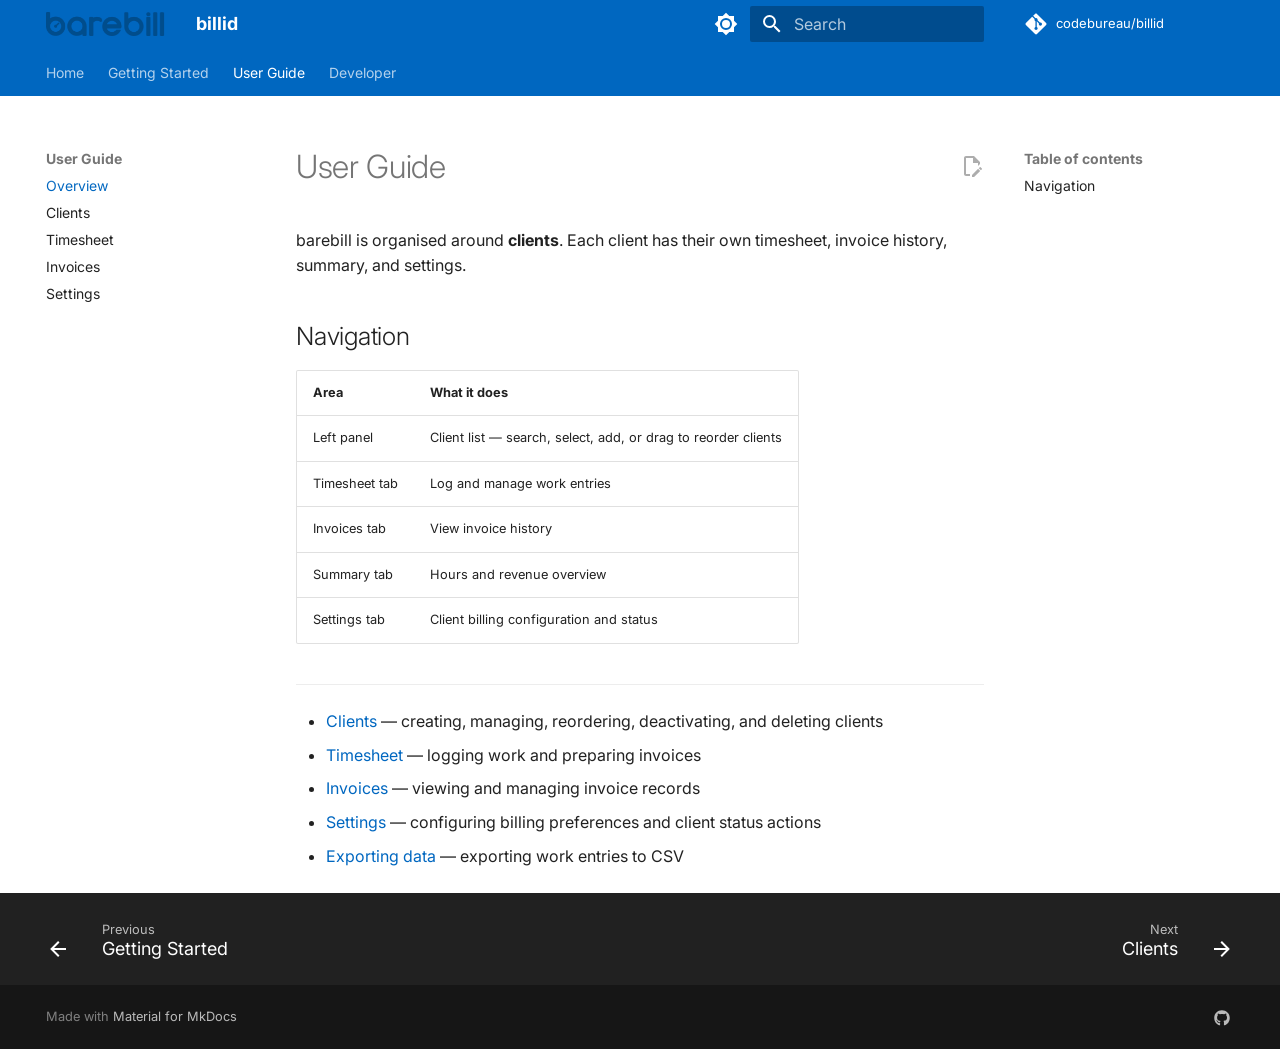
<file: user-guide/index.html>
<!doctype html>
<html lang="en" class="no-js">
  <head>
    
      <meta charset="utf-8">
      <meta name="viewport" content="width=device-width,initial-scale=1">
      
        <meta name="description" content="Local-first time tracking and invoicing for solo consultants">
      
      
      
        <link rel="canonical" href="https://codebureau.github.io/billid/user-guide/">
      
      
        <link rel="prev" href="../getting-started/">
      
      
        <link rel="next" href="clients/">
      
      
        
      
      
      <link rel="icon" href="../assets/favicon.png">
      <meta name="generator" content="mkdocs-1.6.1, mkdocs-material-9.7.6">
    
    
      
        <title>Overview - billid</title>
      
    
    
      <link rel="stylesheet" href="../assets/stylesheets/main.484c7ddc.min.css">
      
        
        <link rel="stylesheet" href="../assets/stylesheets/palette.ab4e12ef.min.css">
      
      


    
    
      
    
    
      
        
        
        <link rel="preconnect" href="https://fonts.gstatic.com" crossorigin>
        <link rel="stylesheet" href="https://fonts.googleapis.com/css?family=Inter:300,300i,400,400i,700,700i%7CJetBrains+Mono:400,400i,700,700i&display=fallback">
        <style>:root{--md-text-font:"Inter";--md-code-font:"JetBrains Mono"}</style>
      
    
    
      <link rel="stylesheet" href="../assets/theme.css">
    
    <script>__md_scope=new URL("..",location),__md_hash=e=>[...e].reduce(((e,_)=>(e<<5)-e+_.charCodeAt(0)),0),__md_get=(e,_=localStorage,t=__md_scope)=>JSON.parse(_.getItem(t.pathname+"."+e)),__md_set=(e,_,t=localStorage,a=__md_scope)=>{try{t.setItem(a.pathname+"."+e,JSON.stringify(_))}catch(e){}}</script>
    
      

    
    
  </head>
  
  
    
    
      
    
    
    
    
    <body dir="ltr" data-md-color-scheme="default" data-md-color-primary="custom" data-md-color-accent="custom">
  
    
    <input class="md-toggle" data-md-toggle="drawer" type="checkbox" id="__drawer" autocomplete="off">
    <input class="md-toggle" data-md-toggle="search" type="checkbox" id="__search" autocomplete="off">
    <label class="md-overlay" for="__drawer"></label>
    <div data-md-component="skip">
      
        
        <a href="#user-guide" class="md-skip">
          Skip to content
        </a>
      
    </div>
    <div data-md-component="announce">
      
    </div>
    
    
      

<header class="md-header" data-md-component="header">
  <nav class="md-header__inner md-grid" aria-label="Header">
    <a href=".." title="billid" class="md-header__button md-logo" aria-label="billid" data-md-component="logo">
      
  <img src="../assets/logo.png" alt="logo">

    </a>
    <label class="md-header__button md-icon" for="__drawer">
      
      <svg xmlns="http://www.w3.org/2000/svg" viewBox="0 0 24 24"><path d="M3 6h18v2H3zm0 5h18v2H3zm0 5h18v2H3z"/></svg>
    </label>
    <div class="md-header__title" data-md-component="header-title">
      <div class="md-header__ellipsis">
        <div class="md-header__topic">
          <span class="md-ellipsis">
            billid
          </span>
        </div>
        <div class="md-header__topic" data-md-component="header-topic">
          <span class="md-ellipsis">
            
              Overview
            
          </span>
        </div>
      </div>
    </div>
    
      
        <form class="md-header__option" data-md-component="palette">
  
    
    
    
    <input class="md-option" data-md-color-media="" data-md-color-scheme="default" data-md-color-primary="custom" data-md-color-accent="custom"  aria-label="Switch to dark mode"  type="radio" name="__palette" id="__palette_0">
    
      <label class="md-header__button md-icon" title="Switch to dark mode" for="__palette_1" hidden>
        <svg xmlns="http://www.w3.org/2000/svg" viewBox="0 0 24 24"><path d="M12 8a4 4 0 0 0-4 4 4 4 0 0 0 4 4 4 4 0 0 0 4-4 4 4 0 0 0-4-4m0 10a6 6 0 0 1-6-6 6 6 0 0 1 6-6 6 6 0 0 1 6 6 6 6 0 0 1-6 6m8-9.31V4h-4.69L12 .69 8.69 4H4v4.69L.69 12 4 15.31V20h4.69L12 23.31 15.31 20H20v-4.69L23.31 12z"/></svg>
      </label>
    
  
    
    
    
    <input class="md-option" data-md-color-media="" data-md-color-scheme="slate" data-md-color-primary="custom" data-md-color-accent="custom"  aria-label="Switch to light mode"  type="radio" name="__palette" id="__palette_1">
    
      <label class="md-header__button md-icon" title="Switch to light mode" for="__palette_0" hidden>
        <svg xmlns="http://www.w3.org/2000/svg" viewBox="0 0 24 24"><path d="M12 18c-.89 0-1.74-.2-2.5-.55C11.56 16.5 13 14.42 13 12s-1.44-4.5-3.5-5.45C10.26 6.2 11.11 6 12 6a6 6 0 0 1 6 6 6 6 0 0 1-6 6m8-9.31V4h-4.69L12 .69 8.69 4H4v4.69L.69 12 4 15.31V20h4.69L12 23.31 15.31 20H20v-4.69L23.31 12z"/></svg>
      </label>
    
  
</form>
      
    
    
      <script>var palette=__md_get("__palette");if(palette&&palette.color){if("(prefers-color-scheme)"===palette.color.media){var media=matchMedia("(prefers-color-scheme: light)"),input=document.querySelector(media.matches?"[data-md-color-media='(prefers-color-scheme: light)']":"[data-md-color-media='(prefers-color-scheme: dark)']");palette.color.media=input.getAttribute("data-md-color-media"),palette.color.scheme=input.getAttribute("data-md-color-scheme"),palette.color.primary=input.getAttribute("data-md-color-primary"),palette.color.accent=input.getAttribute("data-md-color-accent")}for(var[key,value]of Object.entries(palette.color))document.body.setAttribute("data-md-color-"+key,value)}</script>
    
    
    
      
      
        <label class="md-header__button md-icon" for="__search">
          
          <svg xmlns="http://www.w3.org/2000/svg" viewBox="0 0 24 24"><path d="M9.5 3A6.5 6.5 0 0 1 16 9.5c0 1.61-.59 3.09-1.56 4.23l.27.27h.79l5 5-1.5 1.5-5-5v-.79l-.27-.27A6.52 6.52 0 0 1 9.5 16 6.5 6.5 0 0 1 3 9.5 6.5 6.5 0 0 1 9.5 3m0 2C7 5 5 7 5 9.5S7 14 9.5 14 14 12 14 9.5 12 5 9.5 5"/></svg>
        </label>
        <div class="md-search" data-md-component="search" role="dialog">
  <label class="md-search__overlay" for="__search"></label>
  <div class="md-search__inner" role="search">
    <form class="md-search__form" name="search">
      <input type="text" class="md-search__input" name="query" aria-label="Search" placeholder="Search" autocapitalize="off" autocorrect="off" autocomplete="off" spellcheck="false" data-md-component="search-query" required>
      <label class="md-search__icon md-icon" for="__search">
        
        <svg xmlns="http://www.w3.org/2000/svg" viewBox="0 0 24 24"><path d="M9.5 3A6.5 6.5 0 0 1 16 9.5c0 1.61-.59 3.09-1.56 4.23l.27.27h.79l5 5-1.5 1.5-5-5v-.79l-.27-.27A6.52 6.52 0 0 1 9.5 16 6.5 6.5 0 0 1 3 9.5 6.5 6.5 0 0 1 9.5 3m0 2C7 5 5 7 5 9.5S7 14 9.5 14 14 12 14 9.5 12 5 9.5 5"/></svg>
        
        <svg xmlns="http://www.w3.org/2000/svg" viewBox="0 0 24 24"><path d="M20 11v2H8l5.5 5.5-1.42 1.42L4.16 12l7.92-7.92L13.5 5.5 8 11z"/></svg>
      </label>
      <nav class="md-search__options" aria-label="Search">
        
        <button type="reset" class="md-search__icon md-icon" title="Clear" aria-label="Clear" tabindex="-1">
          
          <svg xmlns="http://www.w3.org/2000/svg" viewBox="0 0 24 24"><path d="M19 6.41 17.59 5 12 10.59 6.41 5 5 6.41 10.59 12 5 17.59 6.41 19 12 13.41 17.59 19 19 17.59 13.41 12z"/></svg>
        </button>
      </nav>
      
        <div class="md-search__suggest" data-md-component="search-suggest"></div>
      
    </form>
    <div class="md-search__output">
      <div class="md-search__scrollwrap" tabindex="0" data-md-scrollfix>
        <div class="md-search-result" data-md-component="search-result">
          <div class="md-search-result__meta">
            Initializing search
          </div>
          <ol class="md-search-result__list" role="presentation"></ol>
        </div>
      </div>
    </div>
  </div>
</div>
      
    
    
      <div class="md-header__source">
        <a href="https://github.com/codebureau/billid" title="Go to repository" class="md-source" data-md-component="source">
  <div class="md-source__icon md-icon">
    
    <svg xmlns="http://www.w3.org/2000/svg" viewBox="0 0 448 512"><!--! Font Awesome Free 7.1.0 by @fontawesome - https://fontawesome.com License - https://fontawesome.com/license/free (Icons: CC BY 4.0, Fonts: SIL OFL 1.1, Code: MIT License) Copyright 2025 Fonticons, Inc.--><path d="M439.6 236.1 244 40.5c-5.4-5.5-12.8-8.5-20.4-8.5s-15 3-20.4 8.4L162.5 81l51.5 51.5c27.1-9.1 52.7 16.8 43.4 43.7l49.7 49.7c34.2-11.8 61.2 31 35.5 56.7-26.5 26.5-70.2-2.9-56-37.3L240.3 199v121.9c25.3 12.5 22.3 41.8 9.1 55-6.4 6.4-15.2 10.1-24.3 10.1s-17.8-3.6-24.3-10.1c-17.6-17.6-11.1-46.9 11.2-56v-123c-20.8-8.5-24.6-30.7-18.6-45L142.6 101 8.5 235.1C3 240.6 0 247.9 0 255.5s3 15 8.5 20.4l195.6 195.7c5.4 5.4 12.7 8.4 20.4 8.4s15-3 20.4-8.4l194.7-194.7c5.4-5.4 8.4-12.8 8.4-20.4s-3-15-8.4-20.4"/></svg>
  </div>
  <div class="md-source__repository">
    codebureau/billid
  </div>
</a>
      </div>
    
  </nav>
  
</header>
    
    <div class="md-container" data-md-component="container">
      
      
        
          
            
<nav class="md-tabs" aria-label="Tabs" data-md-component="tabs">
  <div class="md-grid">
    <ul class="md-tabs__list">
      
        
  
  
  
  
    <li class="md-tabs__item">
      <a href=".." class="md-tabs__link">
        
  
  
    
  
  Home

      </a>
    </li>
  

      
        
  
  
  
  
    <li class="md-tabs__item">
      <a href="../getting-started/" class="md-tabs__link">
        
  
  
    
  
  Getting Started

      </a>
    </li>
  

      
        
  
  
  
    
  
  
    
    
      <li class="md-tabs__item md-tabs__item--active">
        <a href="./" class="md-tabs__link">
          
  
  
  User Guide

        </a>
      </li>
    
  

      
        
  
  
  
  
    
    
      <li class="md-tabs__item">
        <a href="../developer/architecture/" class="md-tabs__link">
          
  
  
  Developer

        </a>
      </li>
    
  

      
    </ul>
  </div>
</nav>
          
        
      
      <main class="md-main" data-md-component="main">
        <div class="md-main__inner md-grid">
          
            
              
              <div class="md-sidebar md-sidebar--primary" data-md-component="sidebar" data-md-type="navigation" >
                <div class="md-sidebar__scrollwrap">
                  <div class="md-sidebar__inner">
                    


  


<nav class="md-nav md-nav--primary md-nav--lifted" aria-label="Navigation" data-md-level="0">
  <label class="md-nav__title" for="__drawer">
    <a href=".." title="billid" class="md-nav__button md-logo" aria-label="billid" data-md-component="logo">
      
  <img src="../assets/logo.png" alt="logo">

    </a>
    billid
  </label>
  
    <div class="md-nav__source">
      <a href="https://github.com/codebureau/billid" title="Go to repository" class="md-source" data-md-component="source">
  <div class="md-source__icon md-icon">
    
    <svg xmlns="http://www.w3.org/2000/svg" viewBox="0 0 448 512"><!--! Font Awesome Free 7.1.0 by @fontawesome - https://fontawesome.com License - https://fontawesome.com/license/free (Icons: CC BY 4.0, Fonts: SIL OFL 1.1, Code: MIT License) Copyright 2025 Fonticons, Inc.--><path d="M439.6 236.1 244 40.5c-5.4-5.5-12.8-8.5-20.4-8.5s-15 3-20.4 8.4L162.5 81l51.5 51.5c27.1-9.1 52.7 16.8 43.4 43.7l49.7 49.7c34.2-11.8 61.2 31 35.5 56.7-26.5 26.5-70.2-2.9-56-37.3L240.3 199v121.9c25.3 12.5 22.3 41.8 9.1 55-6.4 6.4-15.2 10.1-24.3 10.1s-17.8-3.6-24.3-10.1c-17.6-17.6-11.1-46.9 11.2-56v-123c-20.8-8.5-24.6-30.7-18.6-45L142.6 101 8.5 235.1C3 240.6 0 247.9 0 255.5s3 15 8.5 20.4l195.6 195.7c5.4 5.4 12.7 8.4 20.4 8.4s15-3 20.4-8.4l194.7-194.7c5.4-5.4 8.4-12.8 8.4-20.4s-3-15-8.4-20.4"/></svg>
  </div>
  <div class="md-source__repository">
    codebureau/billid
  </div>
</a>
    </div>
  
  <ul class="md-nav__list" data-md-scrollfix>
    
      
      
  
  
  
  
    <li class="md-nav__item">
      <a href=".." class="md-nav__link">
        
  
  
  <span class="md-ellipsis">
    
  
    Home
  

    
  </span>
  
  

      </a>
    </li>
  

    
      
      
  
  
  
  
    <li class="md-nav__item">
      <a href="../getting-started/" class="md-nav__link">
        
  
  
  <span class="md-ellipsis">
    
  
    Getting Started
  

    
  </span>
  
  

      </a>
    </li>
  

    
      
      
  
  
    
  
  
  
    
    
    
    
      
        
        
      
      
        
      
    
    
    <li class="md-nav__item md-nav__item--active md-nav__item--section md-nav__item--nested">
      
        
        
        <input class="md-nav__toggle md-toggle " type="checkbox" id="__nav_3" checked>
        
          
          <label class="md-nav__link" for="__nav_3" id="__nav_3_label" tabindex="">
            
  
  
  <span class="md-ellipsis">
    
  
    User Guide
  

    
  </span>
  
  

            <span class="md-nav__icon md-icon"></span>
          </label>
        
        <nav class="md-nav" data-md-level="1" aria-labelledby="__nav_3_label" aria-expanded="true">
          <label class="md-nav__title" for="__nav_3">
            <span class="md-nav__icon md-icon"></span>
            
  
    User Guide
  

          </label>
          <ul class="md-nav__list" data-md-scrollfix>
            
              
                
  
  
    
  
  
  
    <li class="md-nav__item md-nav__item--active">
      
      <input class="md-nav__toggle md-toggle" type="checkbox" id="__toc">
      
      
        
      
      
        <label class="md-nav__link md-nav__link--active" for="__toc">
          
  
  
  <span class="md-ellipsis">
    
  
    Overview
  

    
  </span>
  
  

          <span class="md-nav__icon md-icon"></span>
        </label>
      
      <a href="./" class="md-nav__link md-nav__link--active">
        
  
  
  <span class="md-ellipsis">
    
  
    Overview
  

    
  </span>
  
  

      </a>
      
        

<nav class="md-nav md-nav--secondary" aria-label="Table of contents">
  
  
  
    
  
  
    <label class="md-nav__title" for="__toc">
      <span class="md-nav__icon md-icon"></span>
      Table of contents
    </label>
    <ul class="md-nav__list" data-md-component="toc" data-md-scrollfix>
      
        <li class="md-nav__item">
  <a href="#navigation" class="md-nav__link">
    <span class="md-ellipsis">
      
        Navigation
      
    </span>
  </a>
  
</li>
      
    </ul>
  
</nav>
      
    </li>
  

              
            
              
                
  
  
  
  
    <li class="md-nav__item">
      <a href="clients/" class="md-nav__link">
        
  
  
  <span class="md-ellipsis">
    
  
    Clients
  

    
  </span>
  
  

      </a>
    </li>
  

              
            
              
                
  
  
  
  
    <li class="md-nav__item">
      <a href="timesheet/" class="md-nav__link">
        
  
  
  <span class="md-ellipsis">
    
  
    Timesheet
  

    
  </span>
  
  

      </a>
    </li>
  

              
            
              
                
  
  
  
  
    <li class="md-nav__item">
      <a href="invoices/" class="md-nav__link">
        
  
  
  <span class="md-ellipsis">
    
  
    Invoices
  

    
  </span>
  
  

      </a>
    </li>
  

              
            
              
                
  
  
  
  
    <li class="md-nav__item">
      <a href="settings/" class="md-nav__link">
        
  
  
  <span class="md-ellipsis">
    
  
    Settings
  

    
  </span>
  
  

      </a>
    </li>
  

              
            
          </ul>
        </nav>
      
    </li>
  

    
      
      
  
  
  
  
    
    
    
    
      
      
        
      
    
    
    <li class="md-nav__item md-nav__item--nested">
      
        
        
        <input class="md-nav__toggle md-toggle " type="checkbox" id="__nav_4" >
        
          
          <label class="md-nav__link" for="__nav_4" id="__nav_4_label" tabindex="0">
            
  
  
  <span class="md-ellipsis">
    
  
    Developer
  

    
  </span>
  
  

            <span class="md-nav__icon md-icon"></span>
          </label>
        
        <nav class="md-nav" data-md-level="1" aria-labelledby="__nav_4_label" aria-expanded="false">
          <label class="md-nav__title" for="__nav_4">
            <span class="md-nav__icon md-icon"></span>
            
  
    Developer
  

          </label>
          <ul class="md-nav__list" data-md-scrollfix>
            
              
                
  
  
  
  
    <li class="md-nav__item">
      <a href="../developer/architecture/" class="md-nav__link">
        
  
  
  <span class="md-ellipsis">
    
  
    Architecture
  

    
  </span>
  
  

      </a>
    </li>
  

              
            
              
                
  
  
  
  
    <li class="md-nav__item">
      <a href="../developer/contributing/" class="md-nav__link">
        
  
  
  <span class="md-ellipsis">
    
  
    Contributing
  

    
  </span>
  
  

      </a>
    </li>
  

              
            
              
                
  
  
  
  
    <li class="md-nav__item">
      <a href="../developer/releasing/" class="md-nav__link">
        
  
  
  <span class="md-ellipsis">
    
  
    Releasing
  

    
  </span>
  
  

      </a>
    </li>
  

              
            
              
                
  
  
  
  
    <li class="md-nav__item">
      <a href="../developer/keyboard-shortcuts/" class="md-nav__link">
        
  
  
  <span class="md-ellipsis">
    
  
    Keyboard Shortcuts
  

    
  </span>
  
  

      </a>
    </li>
  

              
            
          </ul>
        </nav>
      
    </li>
  

    
  </ul>
</nav>
                  </div>
                </div>
              </div>
            
            
              
              <div class="md-sidebar md-sidebar--secondary" data-md-component="sidebar" data-md-type="toc" >
                <div class="md-sidebar__scrollwrap">
                  <div class="md-sidebar__inner">
                    

<nav class="md-nav md-nav--secondary" aria-label="Table of contents">
  
  
  
    
  
  
    <label class="md-nav__title" for="__toc">
      <span class="md-nav__icon md-icon"></span>
      Table of contents
    </label>
    <ul class="md-nav__list" data-md-component="toc" data-md-scrollfix>
      
        <li class="md-nav__item">
  <a href="#navigation" class="md-nav__link">
    <span class="md-ellipsis">
      
        Navigation
      
    </span>
  </a>
  
</li>
      
    </ul>
  
</nav>
                  </div>
                </div>
              </div>
            
          
          
            <div class="md-content" data-md-component="content">
              
              <article class="md-content__inner md-typeset">
                
                  


  
    <a href="https://github.com/codebureau/billid/edit/main/website/docs/user-guide/index.md" title="Edit this page" class="md-content__button md-icon" rel="edit">
      
      <svg xmlns="http://www.w3.org/2000/svg" viewBox="0 0 24 24"><path d="M10 20H6V4h7v5h5v3.1l2-2V8l-6-6H6c-1.1 0-2 .9-2 2v16c0 1.1.9 2 2 2h4zm10.2-7c.1 0 .3.1.4.2l1.3 1.3c.2.2.2.6 0 .8l-1 1-2.1-2.1 1-1c.1-.1.2-.2.4-.2m0 3.9L14.1 23H12v-2.1l6.1-6.1z"/></svg>
    </a>
  
  


<h1 id="user-guide">User Guide</h1>
<p>barebill is organised around <strong>clients</strong>. Each client has their own timesheet, invoice history, summary, and settings.</p>
<h2 id="navigation">Navigation</h2>
<table>
<thead>
<tr>
<th>Area</th>
<th>What it does</th>
</tr>
</thead>
<tbody>
<tr>
<td>Left panel</td>
<td>Client list — search, select, add, or drag to reorder clients</td>
</tr>
<tr>
<td>Timesheet tab</td>
<td>Log and manage work entries</td>
</tr>
<tr>
<td>Invoices tab</td>
<td>View invoice history</td>
</tr>
<tr>
<td>Summary tab</td>
<td>Hours and revenue overview</td>
</tr>
<tr>
<td>Settings tab</td>
<td>Client billing configuration and status</td>
</tr>
</tbody>
</table>
<hr />
<ul>
<li><a href="clients/">Clients</a> — creating, managing, reordering, deactivating, and deleting clients</li>
<li><a href="timesheet/">Timesheet</a> — logging work and preparing invoices</li>
<li><a href="invoices/">Invoices</a> — viewing and managing invoice records</li>
<li><a href="settings/">Settings</a> — configuring billing preferences and client status actions</li>
<li><a href="export/">Exporting data</a> — exporting work entries to CSV</li>
</ul>












                
              </article>
            </div>
          
          
<script>var target=document.getElementById(location.hash.slice(1));target&&target.name&&(target.checked=target.name.startsWith("__tabbed_"))</script>
        </div>
        
          <button type="button" class="md-top md-icon" data-md-component="top" hidden>
  
  <svg xmlns="http://www.w3.org/2000/svg" viewBox="0 0 24 24"><path d="M13 20h-2V8l-5.5 5.5-1.42-1.42L12 4.16l7.92 7.92-1.42 1.42L13 8z"/></svg>
  Back to top
</button>
        
      </main>
      
        <footer class="md-footer">
  
    
      
      <nav class="md-footer__inner md-grid" aria-label="Footer" >
        
          
          <a href="../getting-started/" class="md-footer__link md-footer__link--prev" aria-label="Previous: Getting Started">
            <div class="md-footer__button md-icon">
              
              <svg xmlns="http://www.w3.org/2000/svg" viewBox="0 0 24 24"><path d="M20 11v2H8l5.5 5.5-1.42 1.42L4.16 12l7.92-7.92L13.5 5.5 8 11z"/></svg>
            </div>
            <div class="md-footer__title">
              <span class="md-footer__direction">
                Previous
              </span>
              <div class="md-ellipsis">
                Getting Started
              </div>
            </div>
          </a>
        
        
          
          <a href="clients/" class="md-footer__link md-footer__link--next" aria-label="Next: Clients">
            <div class="md-footer__title">
              <span class="md-footer__direction">
                Next
              </span>
              <div class="md-ellipsis">
                Clients
              </div>
            </div>
            <div class="md-footer__button md-icon">
              
              <svg xmlns="http://www.w3.org/2000/svg" viewBox="0 0 24 24"><path d="M4 11v2h12l-5.5 5.5 1.42 1.42L19.84 12l-7.92-7.92L10.5 5.5 16 11z"/></svg>
            </div>
          </a>
        
      </nav>
    
  
  <div class="md-footer-meta md-typeset">
    <div class="md-footer-meta__inner md-grid">
      <div class="md-copyright">
  
  
    Made with
    <a href="https://squidfunk.github.io/mkdocs-material/" target="_blank" rel="noopener">
      Material for MkDocs
    </a>
  
</div>
      
        
<div class="md-social">
  
    
    
    
    
      
      
    
    <a href="https://github.com/codebureau/billid" target="_blank" rel="noopener" title="github.com" class="md-social__link">
      <svg xmlns="http://www.w3.org/2000/svg" viewBox="0 0 512 512"><!--! Font Awesome Free 7.1.0 by @fontawesome - https://fontawesome.com License - https://fontawesome.com/license/free (Icons: CC BY 4.0, Fonts: SIL OFL 1.1, Code: MIT License) Copyright 2025 Fonticons, Inc.--><path d="M173.9 397.4c0 2-2.3 3.6-5.2 3.6-3.3.3-5.6-1.3-5.6-3.6 0-2 2.3-3.6 5.2-3.6 3-.3 5.6 1.3 5.6 3.6m-31.1-4.5c-.7 2 1.3 4.3 4.3 4.9 2.6 1 5.6 0 6.2-2s-1.3-4.3-4.3-5.2c-2.6-.7-5.5.3-6.2 2.3m44.2-1.7c-2.9.7-4.9 2.6-4.6 4.9.3 2 2.9 3.3 5.9 2.6 2.9-.7 4.9-2.6 4.6-4.6-.3-1.9-3-3.2-5.9-2.9M252.8 8C114.1 8 8 113.3 8 252c0 110.9 69.8 205.8 169.5 239.2 12.8 2.3 17.3-5.6 17.3-12.1 0-6.2-.3-40.4-.3-61.4 0 0-70 15-84.7-29.8 0 0-11.4-29.1-27.8-36.6 0 0-22.9-15.7 1.6-15.4 0 0 24.9 2 38.6 25.8 21.9 38.6 58.6 27.5 72.9 20.9 2.3-16 8.8-27.1 16-33.7-55.9-6.2-112.3-14.3-112.3-110.5 0-27.5 7.6-41.3 23.6-58.9-2.6-6.5-11.1-33.3 2.6-67.9 20.9-6.5 69 27 69 27 20-5.6 41.5-8.5 62.8-8.5s42.8 2.9 62.8 8.5c0 0 48.1-33.6 69-27 13.7 34.7 5.2 61.4 2.6 67.9 16 17.7 25.8 31.5 25.8 58.9 0 96.5-58.9 104.2-114.8 110.5 9.2 7.9 17 22.9 17 46.4 0 33.7-.3 75.4-.3 83.6 0 6.5 4.6 14.4 17.3 12.1C436.2 457.8 504 362.9 504 252 504 113.3 391.5 8 252.8 8M105.2 352.9c-1.3 1-1 3.3.7 5.2 1.6 1.6 3.9 2.3 5.2 1 1.3-1 1-3.3-.7-5.2-1.6-1.6-3.9-2.3-5.2-1m-10.8-8.1c-.7 1.3.3 2.9 2.3 3.9 1.6 1 3.6.7 4.3-.7.7-1.3-.3-2.9-2.3-3.9-2-.6-3.6-.3-4.3.7m32.4 35.6c-1.6 1.3-1 4.3 1.3 6.2 2.3 2.3 5.2 2.6 6.5 1 1.3-1.3.7-4.3-1.3-6.2-2.2-2.3-5.2-2.6-6.5-1m-11.4-14.7c-1.6 1-1.6 3.6 0 5.9s4.3 3.3 5.6 2.3c1.6-1.3 1.6-3.9 0-6.2-1.4-2.3-4-3.3-5.6-2"/></svg>
    </a>
  
</div>
      
    </div>
  </div>
</footer>
      
    </div>
    <div class="md-dialog" data-md-component="dialog">
      <div class="md-dialog__inner md-typeset"></div>
    </div>
    
    
    
      
      
      <script id="__config" type="application/json">{"annotate": null, "base": "..", "features": ["navigation.tabs", "navigation.sections", "navigation.top", "navigation.footer", "search.highlight", "search.suggest", "content.action.edit", "content.code.copy"], "search": "../assets/javascripts/workers/search.2c215733.min.js", "tags": null, "translations": {"clipboard.copied": "Copied to clipboard", "clipboard.copy": "Copy to clipboard", "search.result.more.one": "1 more on this page", "search.result.more.other": "# more on this page", "search.result.none": "No matching documents", "search.result.one": "1 matching document", "search.result.other": "# matching documents", "search.result.placeholder": "Type to start searching", "search.result.term.missing": "Missing", "select.version": "Select version"}, "version": null}</script>
    
    
      <script src="../assets/javascripts/bundle.79ae519e.min.js"></script>
      
    
  </body>
</html>
</file>
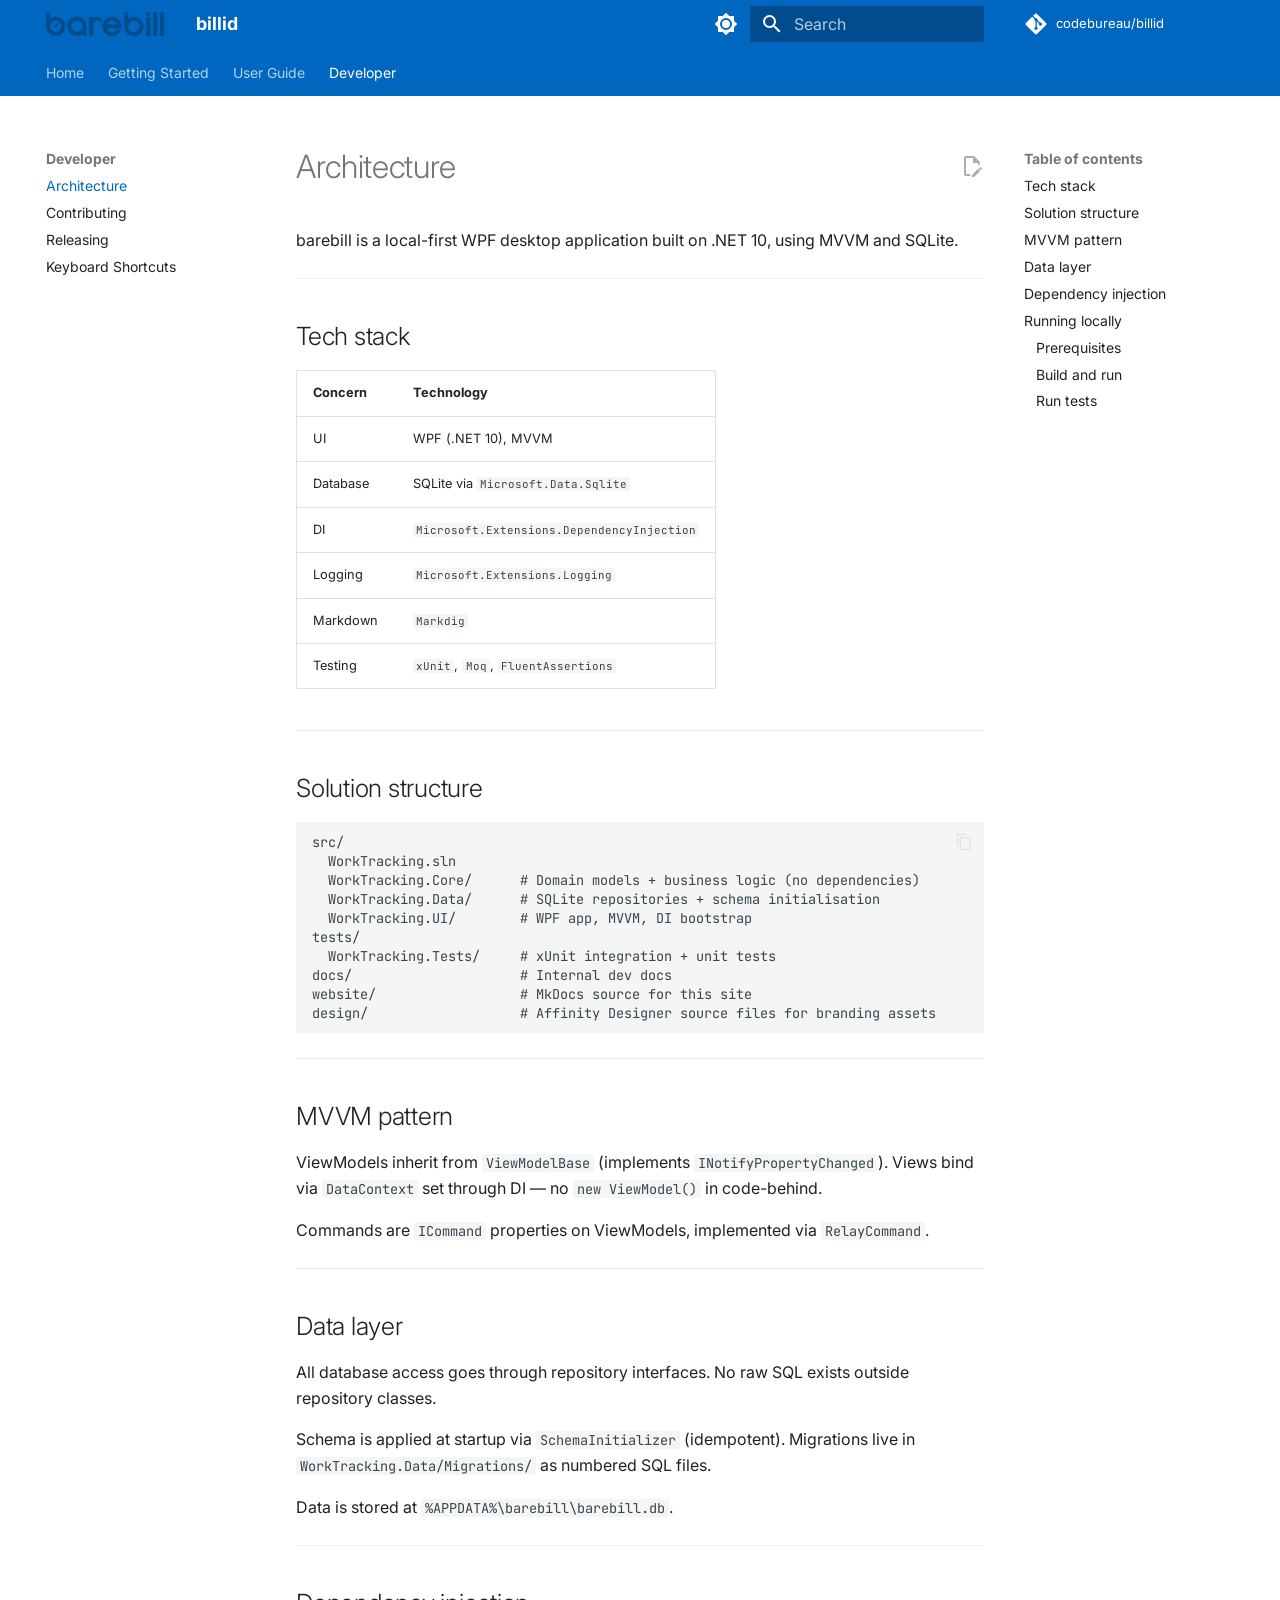
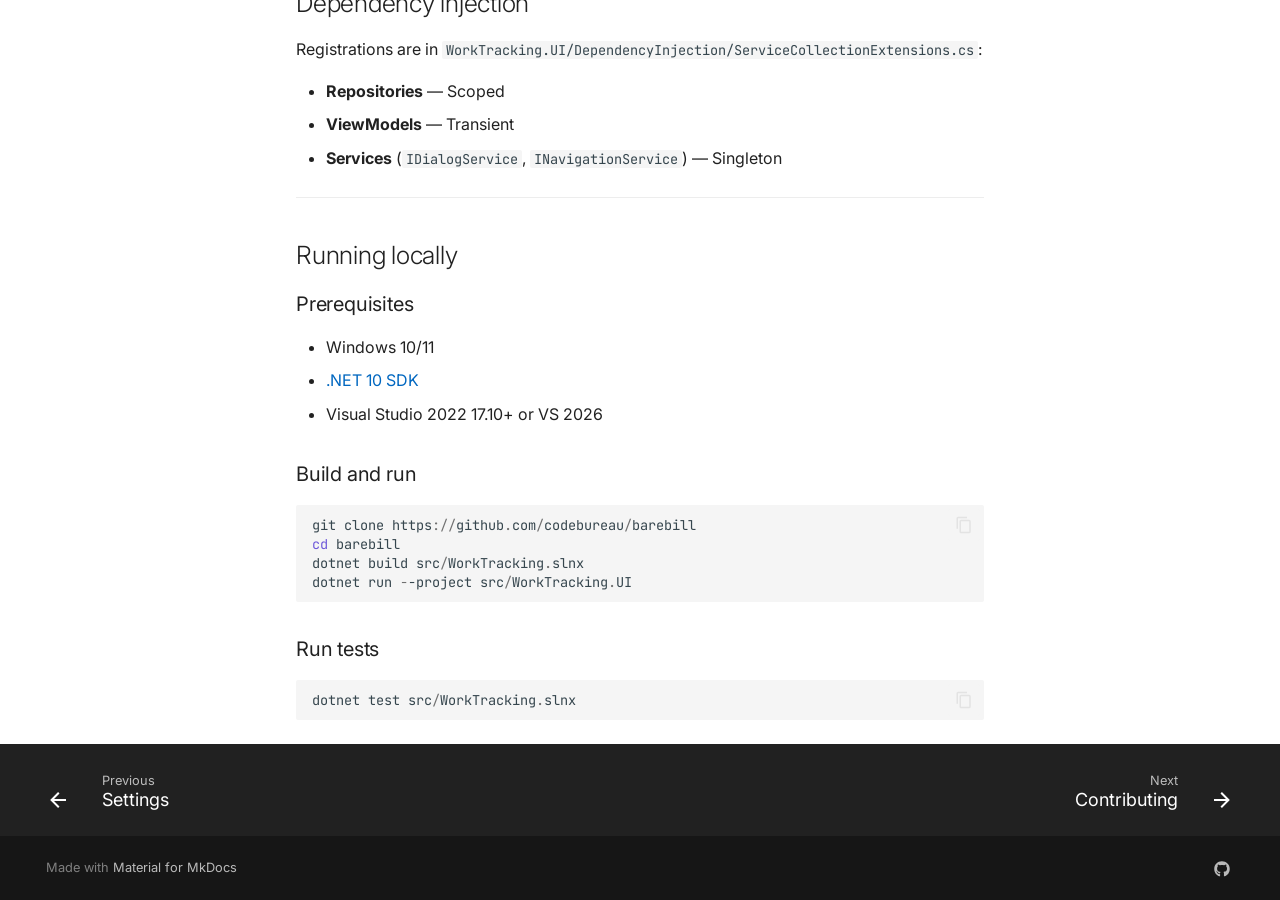
<file: developer/architecture/index.html>
<!doctype html>
<html lang="en" class="no-js">
  <head>
    
      <meta charset="utf-8">
      <meta name="viewport" content="width=device-width,initial-scale=1">
      
        <meta name="description" content="Local-first time tracking and invoicing for solo consultants">
      
      
      
        <link rel="canonical" href="https://codebureau.github.io/billid/developer/architecture/">
      
      
        <link rel="prev" href="../../user-guide/settings/">
      
      
        <link rel="next" href="../contributing/">
      
      
        
      
      
      <link rel="icon" href="../../assets/favicon.png">
      <meta name="generator" content="mkdocs-1.6.1, mkdocs-material-9.7.6">
    
    
      
        <title>Architecture - billid</title>
      
    
    
      <link rel="stylesheet" href="../../assets/stylesheets/main.484c7ddc.min.css">
      
        
        <link rel="stylesheet" href="../../assets/stylesheets/palette.ab4e12ef.min.css">
      
      


    
    
      
    
    
      
        
        
        <link rel="preconnect" href="https://fonts.gstatic.com" crossorigin>
        <link rel="stylesheet" href="https://fonts.googleapis.com/css?family=Inter:300,300i,400,400i,700,700i%7CJetBrains+Mono:400,400i,700,700i&display=fallback">
        <style>:root{--md-text-font:"Inter";--md-code-font:"JetBrains Mono"}</style>
      
    
    
      <link rel="stylesheet" href="../../assets/theme.css">
    
    <script>__md_scope=new URL("../..",location),__md_hash=e=>[...e].reduce(((e,_)=>(e<<5)-e+_.charCodeAt(0)),0),__md_get=(e,_=localStorage,t=__md_scope)=>JSON.parse(_.getItem(t.pathname+"."+e)),__md_set=(e,_,t=localStorage,a=__md_scope)=>{try{t.setItem(a.pathname+"."+e,JSON.stringify(_))}catch(e){}}</script>
    
      

    
    
  </head>
  
  
    
    
      
    
    
    
    
    <body dir="ltr" data-md-color-scheme="default" data-md-color-primary="custom" data-md-color-accent="custom">
  
    
    <input class="md-toggle" data-md-toggle="drawer" type="checkbox" id="__drawer" autocomplete="off">
    <input class="md-toggle" data-md-toggle="search" type="checkbox" id="__search" autocomplete="off">
    <label class="md-overlay" for="__drawer"></label>
    <div data-md-component="skip">
      
        
        <a href="#architecture" class="md-skip">
          Skip to content
        </a>
      
    </div>
    <div data-md-component="announce">
      
    </div>
    
    
      

<header class="md-header" data-md-component="header">
  <nav class="md-header__inner md-grid" aria-label="Header">
    <a href="../.." title="billid" class="md-header__button md-logo" aria-label="billid" data-md-component="logo">
      
  <img src="../../assets/logo.png" alt="logo">

    </a>
    <label class="md-header__button md-icon" for="__drawer">
      
      <svg xmlns="http://www.w3.org/2000/svg" viewBox="0 0 24 24"><path d="M3 6h18v2H3zm0 5h18v2H3zm0 5h18v2H3z"/></svg>
    </label>
    <div class="md-header__title" data-md-component="header-title">
      <div class="md-header__ellipsis">
        <div class="md-header__topic">
          <span class="md-ellipsis">
            billid
          </span>
        </div>
        <div class="md-header__topic" data-md-component="header-topic">
          <span class="md-ellipsis">
            
              Architecture
            
          </span>
        </div>
      </div>
    </div>
    
      
        <form class="md-header__option" data-md-component="palette">
  
    
    
    
    <input class="md-option" data-md-color-media="" data-md-color-scheme="default" data-md-color-primary="custom" data-md-color-accent="custom"  aria-label="Switch to dark mode"  type="radio" name="__palette" id="__palette_0">
    
      <label class="md-header__button md-icon" title="Switch to dark mode" for="__palette_1" hidden>
        <svg xmlns="http://www.w3.org/2000/svg" viewBox="0 0 24 24"><path d="M12 8a4 4 0 0 0-4 4 4 4 0 0 0 4 4 4 4 0 0 0 4-4 4 4 0 0 0-4-4m0 10a6 6 0 0 1-6-6 6 6 0 0 1 6-6 6 6 0 0 1 6 6 6 6 0 0 1-6 6m8-9.31V4h-4.69L12 .69 8.69 4H4v4.69L.69 12 4 15.31V20h4.69L12 23.31 15.31 20H20v-4.69L23.31 12z"/></svg>
      </label>
    
  
    
    
    
    <input class="md-option" data-md-color-media="" data-md-color-scheme="slate" data-md-color-primary="custom" data-md-color-accent="custom"  aria-label="Switch to light mode"  type="radio" name="__palette" id="__palette_1">
    
      <label class="md-header__button md-icon" title="Switch to light mode" for="__palette_0" hidden>
        <svg xmlns="http://www.w3.org/2000/svg" viewBox="0 0 24 24"><path d="M12 18c-.89 0-1.74-.2-2.5-.55C11.56 16.5 13 14.42 13 12s-1.44-4.5-3.5-5.45C10.26 6.2 11.11 6 12 6a6 6 0 0 1 6 6 6 6 0 0 1-6 6m8-9.31V4h-4.69L12 .69 8.69 4H4v4.69L.69 12 4 15.31V20h4.69L12 23.31 15.31 20H20v-4.69L23.31 12z"/></svg>
      </label>
    
  
</form>
      
    
    
      <script>var palette=__md_get("__palette");if(palette&&palette.color){if("(prefers-color-scheme)"===palette.color.media){var media=matchMedia("(prefers-color-scheme: light)"),input=document.querySelector(media.matches?"[data-md-color-media='(prefers-color-scheme: light)']":"[data-md-color-media='(prefers-color-scheme: dark)']");palette.color.media=input.getAttribute("data-md-color-media"),palette.color.scheme=input.getAttribute("data-md-color-scheme"),palette.color.primary=input.getAttribute("data-md-color-primary"),palette.color.accent=input.getAttribute("data-md-color-accent")}for(var[key,value]of Object.entries(palette.color))document.body.setAttribute("data-md-color-"+key,value)}</script>
    
    
    
      
      
        <label class="md-header__button md-icon" for="__search">
          
          <svg xmlns="http://www.w3.org/2000/svg" viewBox="0 0 24 24"><path d="M9.5 3A6.5 6.5 0 0 1 16 9.5c0 1.61-.59 3.09-1.56 4.23l.27.27h.79l5 5-1.5 1.5-5-5v-.79l-.27-.27A6.52 6.52 0 0 1 9.5 16 6.5 6.5 0 0 1 3 9.5 6.5 6.5 0 0 1 9.5 3m0 2C7 5 5 7 5 9.5S7 14 9.5 14 14 12 14 9.5 12 5 9.5 5"/></svg>
        </label>
        <div class="md-search" data-md-component="search" role="dialog">
  <label class="md-search__overlay" for="__search"></label>
  <div class="md-search__inner" role="search">
    <form class="md-search__form" name="search">
      <input type="text" class="md-search__input" name="query" aria-label="Search" placeholder="Search" autocapitalize="off" autocorrect="off" autocomplete="off" spellcheck="false" data-md-component="search-query" required>
      <label class="md-search__icon md-icon" for="__search">
        
        <svg xmlns="http://www.w3.org/2000/svg" viewBox="0 0 24 24"><path d="M9.5 3A6.5 6.5 0 0 1 16 9.5c0 1.61-.59 3.09-1.56 4.23l.27.27h.79l5 5-1.5 1.5-5-5v-.79l-.27-.27A6.52 6.52 0 0 1 9.5 16 6.5 6.5 0 0 1 3 9.5 6.5 6.5 0 0 1 9.5 3m0 2C7 5 5 7 5 9.5S7 14 9.5 14 14 12 14 9.5 12 5 9.5 5"/></svg>
        
        <svg xmlns="http://www.w3.org/2000/svg" viewBox="0 0 24 24"><path d="M20 11v2H8l5.5 5.5-1.42 1.42L4.16 12l7.92-7.92L13.5 5.5 8 11z"/></svg>
      </label>
      <nav class="md-search__options" aria-label="Search">
        
        <button type="reset" class="md-search__icon md-icon" title="Clear" aria-label="Clear" tabindex="-1">
          
          <svg xmlns="http://www.w3.org/2000/svg" viewBox="0 0 24 24"><path d="M19 6.41 17.59 5 12 10.59 6.41 5 5 6.41 10.59 12 5 17.59 6.41 19 12 13.41 17.59 19 19 17.59 13.41 12z"/></svg>
        </button>
      </nav>
      
        <div class="md-search__suggest" data-md-component="search-suggest"></div>
      
    </form>
    <div class="md-search__output">
      <div class="md-search__scrollwrap" tabindex="0" data-md-scrollfix>
        <div class="md-search-result" data-md-component="search-result">
          <div class="md-search-result__meta">
            Initializing search
          </div>
          <ol class="md-search-result__list" role="presentation"></ol>
        </div>
      </div>
    </div>
  </div>
</div>
      
    
    
      <div class="md-header__source">
        <a href="https://github.com/codebureau/billid" title="Go to repository" class="md-source" data-md-component="source">
  <div class="md-source__icon md-icon">
    
    <svg xmlns="http://www.w3.org/2000/svg" viewBox="0 0 448 512"><!--! Font Awesome Free 7.1.0 by @fontawesome - https://fontawesome.com License - https://fontawesome.com/license/free (Icons: CC BY 4.0, Fonts: SIL OFL 1.1, Code: MIT License) Copyright 2025 Fonticons, Inc.--><path d="M439.6 236.1 244 40.5c-5.4-5.5-12.8-8.5-20.4-8.5s-15 3-20.4 8.4L162.5 81l51.5 51.5c27.1-9.1 52.7 16.8 43.4 43.7l49.7 49.7c34.2-11.8 61.2 31 35.5 56.7-26.5 26.5-70.2-2.9-56-37.3L240.3 199v121.9c25.3 12.5 22.3 41.8 9.1 55-6.4 6.4-15.2 10.1-24.3 10.1s-17.8-3.6-24.3-10.1c-17.6-17.6-11.1-46.9 11.2-56v-123c-20.8-8.5-24.6-30.7-18.6-45L142.6 101 8.5 235.1C3 240.6 0 247.9 0 255.5s3 15 8.5 20.4l195.6 195.7c5.4 5.4 12.7 8.4 20.4 8.4s15-3 20.4-8.4l194.7-194.7c5.4-5.4 8.4-12.8 8.4-20.4s-3-15-8.4-20.4"/></svg>
  </div>
  <div class="md-source__repository">
    codebureau/billid
  </div>
</a>
      </div>
    
  </nav>
  
</header>
    
    <div class="md-container" data-md-component="container">
      
      
        
          
            
<nav class="md-tabs" aria-label="Tabs" data-md-component="tabs">
  <div class="md-grid">
    <ul class="md-tabs__list">
      
        
  
  
  
  
    <li class="md-tabs__item">
      <a href="../.." class="md-tabs__link">
        
  
  
    
  
  Home

      </a>
    </li>
  

      
        
  
  
  
  
    <li class="md-tabs__item">
      <a href="../../getting-started/" class="md-tabs__link">
        
  
  
    
  
  Getting Started

      </a>
    </li>
  

      
        
  
  
  
  
    
    
      <li class="md-tabs__item">
        <a href="../../user-guide/" class="md-tabs__link">
          
  
  
  User Guide

        </a>
      </li>
    
  

      
        
  
  
  
    
  
  
    
    
      <li class="md-tabs__item md-tabs__item--active">
        <a href="./" class="md-tabs__link">
          
  
  
  Developer

        </a>
      </li>
    
  

      
    </ul>
  </div>
</nav>
          
        
      
      <main class="md-main" data-md-component="main">
        <div class="md-main__inner md-grid">
          
            
              
              <div class="md-sidebar md-sidebar--primary" data-md-component="sidebar" data-md-type="navigation" >
                <div class="md-sidebar__scrollwrap">
                  <div class="md-sidebar__inner">
                    


  


<nav class="md-nav md-nav--primary md-nav--lifted" aria-label="Navigation" data-md-level="0">
  <label class="md-nav__title" for="__drawer">
    <a href="../.." title="billid" class="md-nav__button md-logo" aria-label="billid" data-md-component="logo">
      
  <img src="../../assets/logo.png" alt="logo">

    </a>
    billid
  </label>
  
    <div class="md-nav__source">
      <a href="https://github.com/codebureau/billid" title="Go to repository" class="md-source" data-md-component="source">
  <div class="md-source__icon md-icon">
    
    <svg xmlns="http://www.w3.org/2000/svg" viewBox="0 0 448 512"><!--! Font Awesome Free 7.1.0 by @fontawesome - https://fontawesome.com License - https://fontawesome.com/license/free (Icons: CC BY 4.0, Fonts: SIL OFL 1.1, Code: MIT License) Copyright 2025 Fonticons, Inc.--><path d="M439.6 236.1 244 40.5c-5.4-5.5-12.8-8.5-20.4-8.5s-15 3-20.4 8.4L162.5 81l51.5 51.5c27.1-9.1 52.7 16.8 43.4 43.7l49.7 49.7c34.2-11.8 61.2 31 35.5 56.7-26.5 26.5-70.2-2.9-56-37.3L240.3 199v121.9c25.3 12.5 22.3 41.8 9.1 55-6.4 6.4-15.2 10.1-24.3 10.1s-17.8-3.6-24.3-10.1c-17.6-17.6-11.1-46.9 11.2-56v-123c-20.8-8.5-24.6-30.7-18.6-45L142.6 101 8.5 235.1C3 240.6 0 247.9 0 255.5s3 15 8.5 20.4l195.6 195.7c5.4 5.4 12.7 8.4 20.4 8.4s15-3 20.4-8.4l194.7-194.7c5.4-5.4 8.4-12.8 8.4-20.4s-3-15-8.4-20.4"/></svg>
  </div>
  <div class="md-source__repository">
    codebureau/billid
  </div>
</a>
    </div>
  
  <ul class="md-nav__list" data-md-scrollfix>
    
      
      
  
  
  
  
    <li class="md-nav__item">
      <a href="../.." class="md-nav__link">
        
  
  
  <span class="md-ellipsis">
    
  
    Home
  

    
  </span>
  
  

      </a>
    </li>
  

    
      
      
  
  
  
  
    <li class="md-nav__item">
      <a href="../../getting-started/" class="md-nav__link">
        
  
  
  <span class="md-ellipsis">
    
  
    Getting Started
  

    
  </span>
  
  

      </a>
    </li>
  

    
      
      
  
  
  
  
    
    
    
    
      
      
        
      
    
    
    <li class="md-nav__item md-nav__item--nested">
      
        
        
        <input class="md-nav__toggle md-toggle " type="checkbox" id="__nav_3" >
        
          
          <label class="md-nav__link" for="__nav_3" id="__nav_3_label" tabindex="0">
            
  
  
  <span class="md-ellipsis">
    
  
    User Guide
  

    
  </span>
  
  

            <span class="md-nav__icon md-icon"></span>
          </label>
        
        <nav class="md-nav" data-md-level="1" aria-labelledby="__nav_3_label" aria-expanded="false">
          <label class="md-nav__title" for="__nav_3">
            <span class="md-nav__icon md-icon"></span>
            
  
    User Guide
  

          </label>
          <ul class="md-nav__list" data-md-scrollfix>
            
              
                
  
  
  
  
    <li class="md-nav__item">
      <a href="../../user-guide/" class="md-nav__link">
        
  
  
  <span class="md-ellipsis">
    
  
    Overview
  

    
  </span>
  
  

      </a>
    </li>
  

              
            
              
                
  
  
  
  
    <li class="md-nav__item">
      <a href="../../user-guide/clients/" class="md-nav__link">
        
  
  
  <span class="md-ellipsis">
    
  
    Clients
  

    
  </span>
  
  

      </a>
    </li>
  

              
            
              
                
  
  
  
  
    <li class="md-nav__item">
      <a href="../../user-guide/timesheet/" class="md-nav__link">
        
  
  
  <span class="md-ellipsis">
    
  
    Timesheet
  

    
  </span>
  
  

      </a>
    </li>
  

              
            
              
                
  
  
  
  
    <li class="md-nav__item">
      <a href="../../user-guide/invoices/" class="md-nav__link">
        
  
  
  <span class="md-ellipsis">
    
  
    Invoices
  

    
  </span>
  
  

      </a>
    </li>
  

              
            
              
                
  
  
  
  
    <li class="md-nav__item">
      <a href="../../user-guide/settings/" class="md-nav__link">
        
  
  
  <span class="md-ellipsis">
    
  
    Settings
  

    
  </span>
  
  

      </a>
    </li>
  

              
            
          </ul>
        </nav>
      
    </li>
  

    
      
      
  
  
    
  
  
  
    
    
    
    
      
        
        
      
      
        
      
    
    
    <li class="md-nav__item md-nav__item--active md-nav__item--section md-nav__item--nested">
      
        
        
        <input class="md-nav__toggle md-toggle " type="checkbox" id="__nav_4" checked>
        
          
          <label class="md-nav__link" for="__nav_4" id="__nav_4_label" tabindex="">
            
  
  
  <span class="md-ellipsis">
    
  
    Developer
  

    
  </span>
  
  

            <span class="md-nav__icon md-icon"></span>
          </label>
        
        <nav class="md-nav" data-md-level="1" aria-labelledby="__nav_4_label" aria-expanded="true">
          <label class="md-nav__title" for="__nav_4">
            <span class="md-nav__icon md-icon"></span>
            
  
    Developer
  

          </label>
          <ul class="md-nav__list" data-md-scrollfix>
            
              
                
  
  
    
  
  
  
    <li class="md-nav__item md-nav__item--active">
      
      <input class="md-nav__toggle md-toggle" type="checkbox" id="__toc">
      
      
        
      
      
        <label class="md-nav__link md-nav__link--active" for="__toc">
          
  
  
  <span class="md-ellipsis">
    
  
    Architecture
  

    
  </span>
  
  

          <span class="md-nav__icon md-icon"></span>
        </label>
      
      <a href="./" class="md-nav__link md-nav__link--active">
        
  
  
  <span class="md-ellipsis">
    
  
    Architecture
  

    
  </span>
  
  

      </a>
      
        

<nav class="md-nav md-nav--secondary" aria-label="Table of contents">
  
  
  
    
  
  
    <label class="md-nav__title" for="__toc">
      <span class="md-nav__icon md-icon"></span>
      Table of contents
    </label>
    <ul class="md-nav__list" data-md-component="toc" data-md-scrollfix>
      
        <li class="md-nav__item">
  <a href="#tech-stack" class="md-nav__link">
    <span class="md-ellipsis">
      
        Tech stack
      
    </span>
  </a>
  
</li>
      
        <li class="md-nav__item">
  <a href="#solution-structure" class="md-nav__link">
    <span class="md-ellipsis">
      
        Solution structure
      
    </span>
  </a>
  
</li>
      
        <li class="md-nav__item">
  <a href="#mvvm-pattern" class="md-nav__link">
    <span class="md-ellipsis">
      
        MVVM pattern
      
    </span>
  </a>
  
</li>
      
        <li class="md-nav__item">
  <a href="#data-layer" class="md-nav__link">
    <span class="md-ellipsis">
      
        Data layer
      
    </span>
  </a>
  
</li>
      
        <li class="md-nav__item">
  <a href="#dependency-injection" class="md-nav__link">
    <span class="md-ellipsis">
      
        Dependency injection
      
    </span>
  </a>
  
</li>
      
        <li class="md-nav__item">
  <a href="#running-locally" class="md-nav__link">
    <span class="md-ellipsis">
      
        Running locally
      
    </span>
  </a>
  
    <nav class="md-nav" aria-label="Running locally">
      <ul class="md-nav__list">
        
          <li class="md-nav__item">
  <a href="#prerequisites" class="md-nav__link">
    <span class="md-ellipsis">
      
        Prerequisites
      
    </span>
  </a>
  
</li>
        
          <li class="md-nav__item">
  <a href="#build-and-run" class="md-nav__link">
    <span class="md-ellipsis">
      
        Build and run
      
    </span>
  </a>
  
</li>
        
          <li class="md-nav__item">
  <a href="#run-tests" class="md-nav__link">
    <span class="md-ellipsis">
      
        Run tests
      
    </span>
  </a>
  
</li>
        
      </ul>
    </nav>
  
</li>
      
    </ul>
  
</nav>
      
    </li>
  

              
            
              
                
  
  
  
  
    <li class="md-nav__item">
      <a href="../contributing/" class="md-nav__link">
        
  
  
  <span class="md-ellipsis">
    
  
    Contributing
  

    
  </span>
  
  

      </a>
    </li>
  

              
            
              
                
  
  
  
  
    <li class="md-nav__item">
      <a href="../releasing/" class="md-nav__link">
        
  
  
  <span class="md-ellipsis">
    
  
    Releasing
  

    
  </span>
  
  

      </a>
    </li>
  

              
            
              
                
  
  
  
  
    <li class="md-nav__item">
      <a href="../keyboard-shortcuts/" class="md-nav__link">
        
  
  
  <span class="md-ellipsis">
    
  
    Keyboard Shortcuts
  

    
  </span>
  
  

      </a>
    </li>
  

              
            
          </ul>
        </nav>
      
    </li>
  

    
  </ul>
</nav>
                  </div>
                </div>
              </div>
            
            
              
              <div class="md-sidebar md-sidebar--secondary" data-md-component="sidebar" data-md-type="toc" >
                <div class="md-sidebar__scrollwrap">
                  <div class="md-sidebar__inner">
                    

<nav class="md-nav md-nav--secondary" aria-label="Table of contents">
  
  
  
    
  
  
    <label class="md-nav__title" for="__toc">
      <span class="md-nav__icon md-icon"></span>
      Table of contents
    </label>
    <ul class="md-nav__list" data-md-component="toc" data-md-scrollfix>
      
        <li class="md-nav__item">
  <a href="#tech-stack" class="md-nav__link">
    <span class="md-ellipsis">
      
        Tech stack
      
    </span>
  </a>
  
</li>
      
        <li class="md-nav__item">
  <a href="#solution-structure" class="md-nav__link">
    <span class="md-ellipsis">
      
        Solution structure
      
    </span>
  </a>
  
</li>
      
        <li class="md-nav__item">
  <a href="#mvvm-pattern" class="md-nav__link">
    <span class="md-ellipsis">
      
        MVVM pattern
      
    </span>
  </a>
  
</li>
      
        <li class="md-nav__item">
  <a href="#data-layer" class="md-nav__link">
    <span class="md-ellipsis">
      
        Data layer
      
    </span>
  </a>
  
</li>
      
        <li class="md-nav__item">
  <a href="#dependency-injection" class="md-nav__link">
    <span class="md-ellipsis">
      
        Dependency injection
      
    </span>
  </a>
  
</li>
      
        <li class="md-nav__item">
  <a href="#running-locally" class="md-nav__link">
    <span class="md-ellipsis">
      
        Running locally
      
    </span>
  </a>
  
    <nav class="md-nav" aria-label="Running locally">
      <ul class="md-nav__list">
        
          <li class="md-nav__item">
  <a href="#prerequisites" class="md-nav__link">
    <span class="md-ellipsis">
      
        Prerequisites
      
    </span>
  </a>
  
</li>
        
          <li class="md-nav__item">
  <a href="#build-and-run" class="md-nav__link">
    <span class="md-ellipsis">
      
        Build and run
      
    </span>
  </a>
  
</li>
        
          <li class="md-nav__item">
  <a href="#run-tests" class="md-nav__link">
    <span class="md-ellipsis">
      
        Run tests
      
    </span>
  </a>
  
</li>
        
      </ul>
    </nav>
  
</li>
      
    </ul>
  
</nav>
                  </div>
                </div>
              </div>
            
          
          
            <div class="md-content" data-md-component="content">
              
              <article class="md-content__inner md-typeset">
                
                  


  
    <a href="https://github.com/codebureau/billid/edit/main/website/docs/developer/architecture.md" title="Edit this page" class="md-content__button md-icon" rel="edit">
      
      <svg xmlns="http://www.w3.org/2000/svg" viewBox="0 0 24 24"><path d="M10 20H6V4h7v5h5v3.1l2-2V8l-6-6H6c-1.1 0-2 .9-2 2v16c0 1.1.9 2 2 2h4zm10.2-7c.1 0 .3.1.4.2l1.3 1.3c.2.2.2.6 0 .8l-1 1-2.1-2.1 1-1c.1-.1.2-.2.4-.2m0 3.9L14.1 23H12v-2.1l6.1-6.1z"/></svg>
    </a>
  
  


<h1 id="architecture">Architecture</h1>
<p>barebill is a local-first WPF desktop application built on .NET 10, using MVVM and SQLite.</p>
<hr />
<h2 id="tech-stack">Tech stack</h2>
<table>
<thead>
<tr>
<th>Concern</th>
<th>Technology</th>
</tr>
</thead>
<tbody>
<tr>
<td>UI</td>
<td>WPF (.NET 10), MVVM</td>
</tr>
<tr>
<td>Database</td>
<td>SQLite via <code>Microsoft.Data.Sqlite</code></td>
</tr>
<tr>
<td>DI</td>
<td><code>Microsoft.Extensions.DependencyInjection</code></td>
</tr>
<tr>
<td>Logging</td>
<td><code>Microsoft.Extensions.Logging</code></td>
</tr>
<tr>
<td>Markdown</td>
<td><code>Markdig</code></td>
</tr>
<tr>
<td>Testing</td>
<td><code>xUnit</code>, <code>Moq</code>, <code>FluentAssertions</code></td>
</tr>
</tbody>
</table>
<hr />
<h2 id="solution-structure">Solution structure</h2>
<div class="highlight"><pre><span></span><code><a id="__codelineno-0-1" name="__codelineno-0-1" href="#__codelineno-0-1"></a>src/
<a id="__codelineno-0-2" name="__codelineno-0-2" href="#__codelineno-0-2"></a>  WorkTracking.sln
<a id="__codelineno-0-3" name="__codelineno-0-3" href="#__codelineno-0-3"></a>  WorkTracking.Core/      # Domain models + business logic (no dependencies)
<a id="__codelineno-0-4" name="__codelineno-0-4" href="#__codelineno-0-4"></a>  WorkTracking.Data/      # SQLite repositories + schema initialisation
<a id="__codelineno-0-5" name="__codelineno-0-5" href="#__codelineno-0-5"></a>  WorkTracking.UI/        # WPF app, MVVM, DI bootstrap
<a id="__codelineno-0-6" name="__codelineno-0-6" href="#__codelineno-0-6"></a>tests/
<a id="__codelineno-0-7" name="__codelineno-0-7" href="#__codelineno-0-7"></a>  WorkTracking.Tests/     # xUnit integration + unit tests
<a id="__codelineno-0-8" name="__codelineno-0-8" href="#__codelineno-0-8"></a>docs/                     # Internal dev docs
<a id="__codelineno-0-9" name="__codelineno-0-9" href="#__codelineno-0-9"></a>website/                  # MkDocs source for this site
<a id="__codelineno-0-10" name="__codelineno-0-10" href="#__codelineno-0-10"></a>design/                   # Affinity Designer source files for branding assets
</code></pre></div>
<hr />
<h2 id="mvvm-pattern">MVVM pattern</h2>
<p>ViewModels inherit from <code>ViewModelBase</code> (implements <code>INotifyPropertyChanged</code>). Views bind via <code>DataContext</code> set through DI — no <code>new ViewModel()</code> in code-behind.</p>
<p>Commands are <code>ICommand</code> properties on ViewModels, implemented via <code>RelayCommand</code>.</p>
<hr />
<h2 id="data-layer">Data layer</h2>
<p>All database access goes through repository interfaces. No raw SQL exists outside repository classes.</p>
<p>Schema is applied at startup via <code>SchemaInitializer</code> (idempotent). Migrations live in <code>WorkTracking.Data/Migrations/</code> as numbered SQL files.</p>
<p>Data is stored at <code>%APPDATA%\barebill\barebill.db</code>.</p>
<hr />
<h2 id="dependency-injection">Dependency injection</h2>
<p>Registrations are in <code>WorkTracking.UI/DependencyInjection/ServiceCollectionExtensions.cs</code>:</p>
<ul>
<li><strong>Repositories</strong> — Scoped</li>
<li><strong>ViewModels</strong> — Transient</li>
<li><strong>Services</strong> (<code>IDialogService</code>, <code>INavigationService</code>) — Singleton</li>
</ul>
<hr />
<h2 id="running-locally">Running locally</h2>
<h3 id="prerequisites">Prerequisites</h3>
<ul>
<li>Windows 10/11</li>
<li><a href="https://dotnet.microsoft.com/en-us/download/dotnet/10.0">.NET 10 SDK</a></li>
<li>Visual Studio 2022 17.10+ or VS 2026</li>
</ul>
<h3 id="build-and-run">Build and run</h3>
<div class="highlight"><pre><span></span><code><a id="__codelineno-1-1" name="__codelineno-1-1" href="#__codelineno-1-1"></a><span class="n">git</span> <span class="n">clone</span> <span class="n">https</span><span class="p">://</span><span class="n">github</span><span class="p">.</span><span class="n">com</span><span class="p">/</span><span class="n">codebureau</span><span class="p">/</span><span class="n">barebill</span>
<a id="__codelineno-1-2" name="__codelineno-1-2" href="#__codelineno-1-2"></a><span class="nb">cd </span><span class="n">barebill</span>
<a id="__codelineno-1-3" name="__codelineno-1-3" href="#__codelineno-1-3"></a><span class="n">dotnet</span> <span class="n">build</span> <span class="n">src</span><span class="p">/</span><span class="n">WorkTracking</span><span class="p">.</span><span class="n">slnx</span>
<a id="__codelineno-1-4" name="__codelineno-1-4" href="#__codelineno-1-4"></a><span class="n">dotnet</span> <span class="n">run</span> <span class="p">-</span><span class="n">-project</span> <span class="n">src</span><span class="p">/</span><span class="n">WorkTracking</span><span class="p">.</span><span class="n">UI</span>
</code></pre></div>
<h3 id="run-tests">Run tests</h3>
<div class="highlight"><pre><span></span><code><a id="__codelineno-2-1" name="__codelineno-2-1" href="#__codelineno-2-1"></a><span class="n">dotnet</span> <span class="n">test</span> <span class="n">src</span><span class="p">/</span><span class="n">WorkTracking</span><span class="p">.</span><span class="n">slnx</span>
</code></pre></div>












                
              </article>
            </div>
          
          
<script>var target=document.getElementById(location.hash.slice(1));target&&target.name&&(target.checked=target.name.startsWith("__tabbed_"))</script>
        </div>
        
          <button type="button" class="md-top md-icon" data-md-component="top" hidden>
  
  <svg xmlns="http://www.w3.org/2000/svg" viewBox="0 0 24 24"><path d="M13 20h-2V8l-5.5 5.5-1.42-1.42L12 4.16l7.92 7.92-1.42 1.42L13 8z"/></svg>
  Back to top
</button>
        
      </main>
      
        <footer class="md-footer">
  
    
      
      <nav class="md-footer__inner md-grid" aria-label="Footer" >
        
          
          <a href="../../user-guide/settings/" class="md-footer__link md-footer__link--prev" aria-label="Previous: Settings">
            <div class="md-footer__button md-icon">
              
              <svg xmlns="http://www.w3.org/2000/svg" viewBox="0 0 24 24"><path d="M20 11v2H8l5.5 5.5-1.42 1.42L4.16 12l7.92-7.92L13.5 5.5 8 11z"/></svg>
            </div>
            <div class="md-footer__title">
              <span class="md-footer__direction">
                Previous
              </span>
              <div class="md-ellipsis">
                Settings
              </div>
            </div>
          </a>
        
        
          
          <a href="../contributing/" class="md-footer__link md-footer__link--next" aria-label="Next: Contributing">
            <div class="md-footer__title">
              <span class="md-footer__direction">
                Next
              </span>
              <div class="md-ellipsis">
                Contributing
              </div>
            </div>
            <div class="md-footer__button md-icon">
              
              <svg xmlns="http://www.w3.org/2000/svg" viewBox="0 0 24 24"><path d="M4 11v2h12l-5.5 5.5 1.42 1.42L19.84 12l-7.92-7.92L10.5 5.5 16 11z"/></svg>
            </div>
          </a>
        
      </nav>
    
  
  <div class="md-footer-meta md-typeset">
    <div class="md-footer-meta__inner md-grid">
      <div class="md-copyright">
  
  
    Made with
    <a href="https://squidfunk.github.io/mkdocs-material/" target="_blank" rel="noopener">
      Material for MkDocs
    </a>
  
</div>
      
        
<div class="md-social">
  
    
    
    
    
      
      
    
    <a href="https://github.com/codebureau/billid" target="_blank" rel="noopener" title="github.com" class="md-social__link">
      <svg xmlns="http://www.w3.org/2000/svg" viewBox="0 0 512 512"><!--! Font Awesome Free 7.1.0 by @fontawesome - https://fontawesome.com License - https://fontawesome.com/license/free (Icons: CC BY 4.0, Fonts: SIL OFL 1.1, Code: MIT License) Copyright 2025 Fonticons, Inc.--><path d="M173.9 397.4c0 2-2.3 3.6-5.2 3.6-3.3.3-5.6-1.3-5.6-3.6 0-2 2.3-3.6 5.2-3.6 3-.3 5.6 1.3 5.6 3.6m-31.1-4.5c-.7 2 1.3 4.3 4.3 4.9 2.6 1 5.6 0 6.2-2s-1.3-4.3-4.3-5.2c-2.6-.7-5.5.3-6.2 2.3m44.2-1.7c-2.9.7-4.9 2.6-4.6 4.9.3 2 2.9 3.3 5.9 2.6 2.9-.7 4.9-2.6 4.6-4.6-.3-1.9-3-3.2-5.9-2.9M252.8 8C114.1 8 8 113.3 8 252c0 110.9 69.8 205.8 169.5 239.2 12.8 2.3 17.3-5.6 17.3-12.1 0-6.2-.3-40.4-.3-61.4 0 0-70 15-84.7-29.8 0 0-11.4-29.1-27.8-36.6 0 0-22.9-15.7 1.6-15.4 0 0 24.9 2 38.6 25.8 21.9 38.6 58.6 27.5 72.9 20.9 2.3-16 8.8-27.1 16-33.7-55.9-6.2-112.3-14.3-112.3-110.5 0-27.5 7.6-41.3 23.6-58.9-2.6-6.5-11.1-33.3 2.6-67.9 20.9-6.5 69 27 69 27 20-5.6 41.5-8.5 62.8-8.5s42.8 2.9 62.8 8.5c0 0 48.1-33.6 69-27 13.7 34.7 5.2 61.4 2.6 67.9 16 17.7 25.8 31.5 25.8 58.9 0 96.5-58.9 104.2-114.8 110.5 9.2 7.9 17 22.9 17 46.4 0 33.7-.3 75.4-.3 83.6 0 6.5 4.6 14.4 17.3 12.1C436.2 457.8 504 362.9 504 252 504 113.3 391.5 8 252.8 8M105.2 352.9c-1.3 1-1 3.3.7 5.2 1.6 1.6 3.9 2.3 5.2 1 1.3-1 1-3.3-.7-5.2-1.6-1.6-3.9-2.3-5.2-1m-10.8-8.1c-.7 1.3.3 2.9 2.3 3.9 1.6 1 3.6.7 4.3-.7.7-1.3-.3-2.9-2.3-3.9-2-.6-3.6-.3-4.3.7m32.4 35.6c-1.6 1.3-1 4.3 1.3 6.2 2.3 2.3 5.2 2.6 6.5 1 1.3-1.3.7-4.3-1.3-6.2-2.2-2.3-5.2-2.6-6.5-1m-11.4-14.7c-1.6 1-1.6 3.6 0 5.9s4.3 3.3 5.6 2.3c1.6-1.3 1.6-3.9 0-6.2-1.4-2.3-4-3.3-5.6-2"/></svg>
    </a>
  
</div>
      
    </div>
  </div>
</footer>
      
    </div>
    <div class="md-dialog" data-md-component="dialog">
      <div class="md-dialog__inner md-typeset"></div>
    </div>
    
    
    
      
      
      <script id="__config" type="application/json">{"annotate": null, "base": "../..", "features": ["navigation.tabs", "navigation.sections", "navigation.top", "navigation.footer", "search.highlight", "search.suggest", "content.action.edit", "content.code.copy"], "search": "../../assets/javascripts/workers/search.2c215733.min.js", "tags": null, "translations": {"clipboard.copied": "Copied to clipboard", "clipboard.copy": "Copy to clipboard", "search.result.more.one": "1 more on this page", "search.result.more.other": "# more on this page", "search.result.none": "No matching documents", "search.result.one": "1 matching document", "search.result.other": "# matching documents", "search.result.placeholder": "Type to start searching", "search.result.term.missing": "Missing", "select.version": "Select version"}, "version": null}</script>
    
    
      <script src="../../assets/javascripts/bundle.79ae519e.min.js"></script>
      
    
  </body>
</html>
</file>
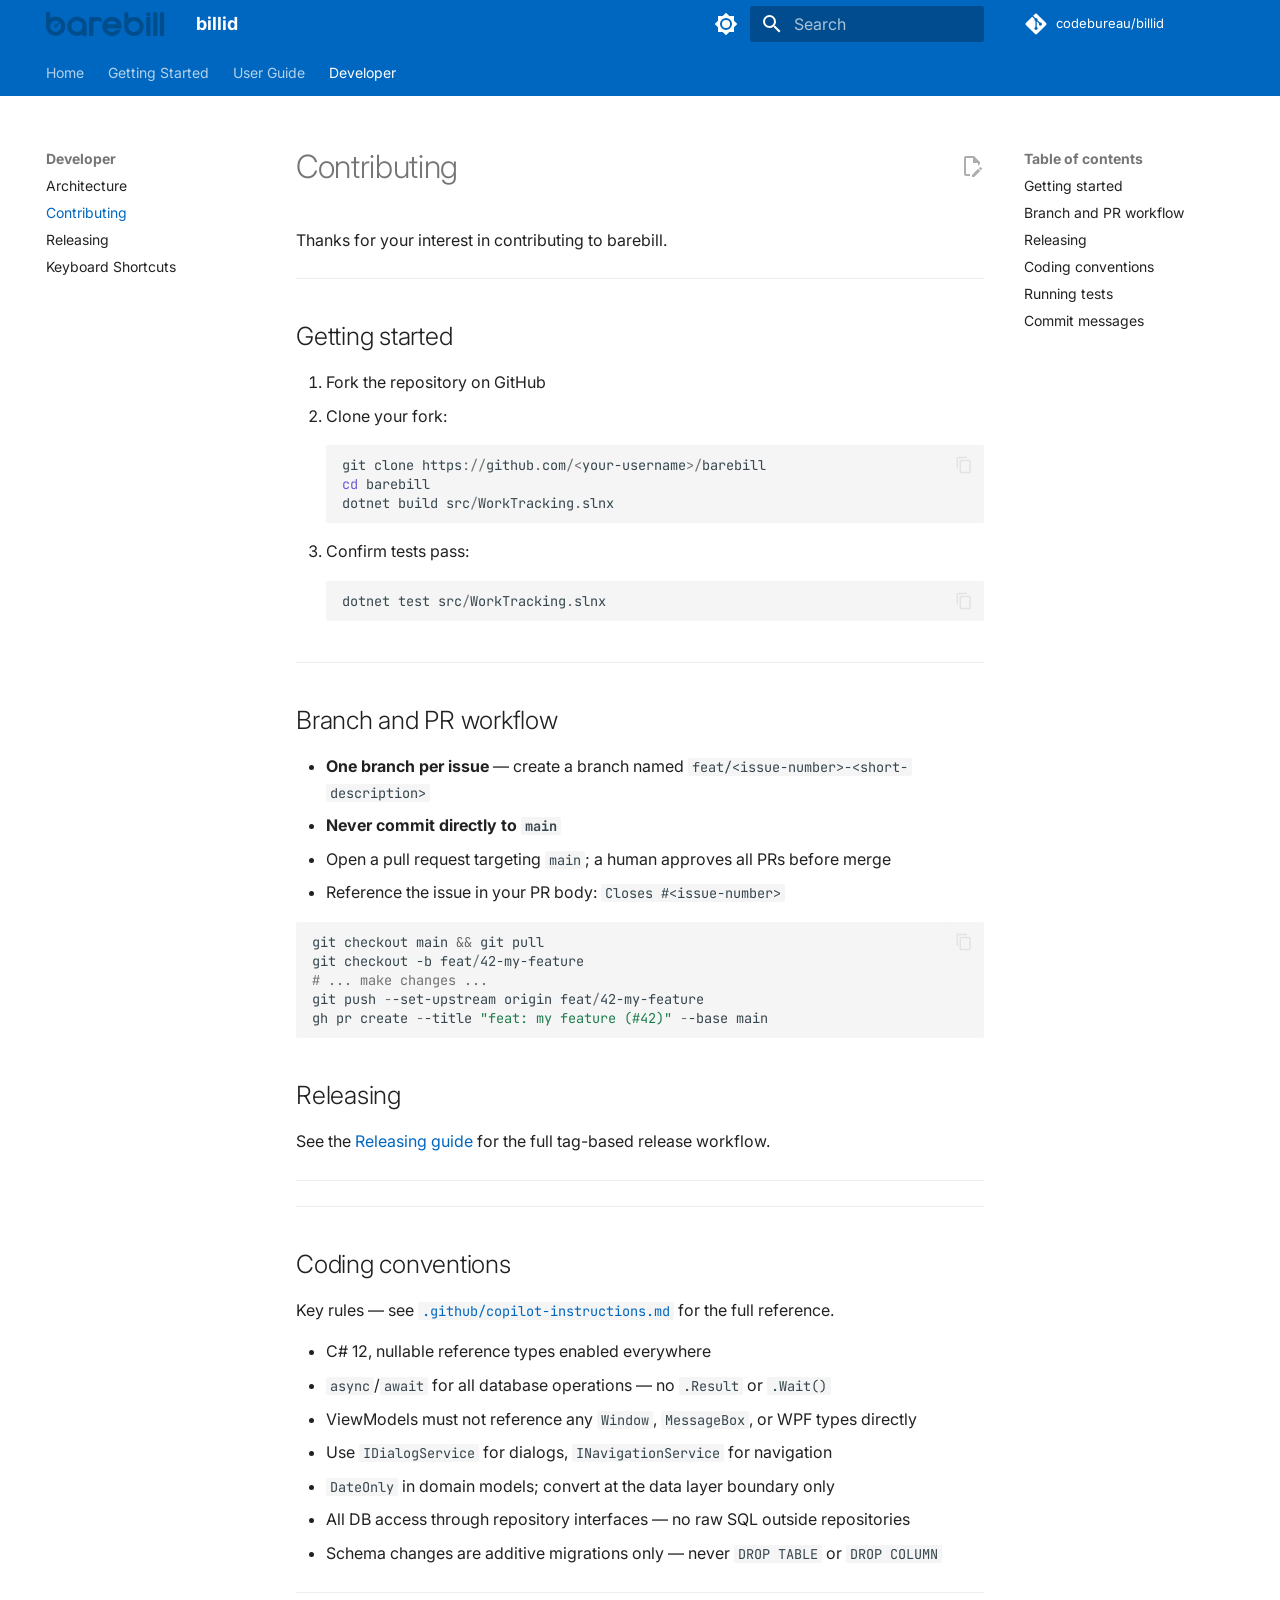
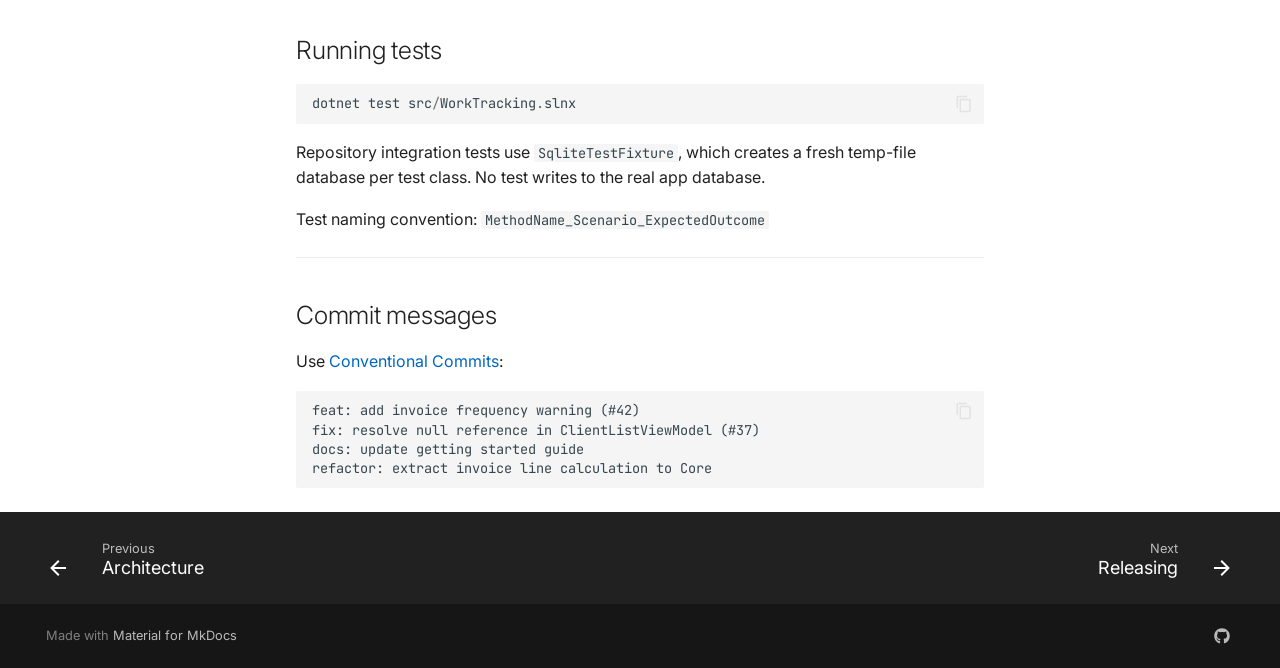
<file: developer/contributing/index.html>
<!doctype html>
<html lang="en" class="no-js">
  <head>
    
      <meta charset="utf-8">
      <meta name="viewport" content="width=device-width,initial-scale=1">
      
        <meta name="description" content="Local-first time tracking and invoicing for solo consultants">
      
      
      
        <link rel="canonical" href="https://codebureau.github.io/billid/developer/contributing/">
      
      
        <link rel="prev" href="../architecture/">
      
      
        <link rel="next" href="../releasing/">
      
      
        
      
      
      <link rel="icon" href="../../assets/favicon.png">
      <meta name="generator" content="mkdocs-1.6.1, mkdocs-material-9.7.6">
    
    
      
        <title>Contributing - billid</title>
      
    
    
      <link rel="stylesheet" href="../../assets/stylesheets/main.484c7ddc.min.css">
      
        
        <link rel="stylesheet" href="../../assets/stylesheets/palette.ab4e12ef.min.css">
      
      


    
    
      
    
    
      
        
        
        <link rel="preconnect" href="https://fonts.gstatic.com" crossorigin>
        <link rel="stylesheet" href="https://fonts.googleapis.com/css?family=Inter:300,300i,400,400i,700,700i%7CJetBrains+Mono:400,400i,700,700i&display=fallback">
        <style>:root{--md-text-font:"Inter";--md-code-font:"JetBrains Mono"}</style>
      
    
    
      <link rel="stylesheet" href="../../assets/theme.css">
    
    <script>__md_scope=new URL("../..",location),__md_hash=e=>[...e].reduce(((e,_)=>(e<<5)-e+_.charCodeAt(0)),0),__md_get=(e,_=localStorage,t=__md_scope)=>JSON.parse(_.getItem(t.pathname+"."+e)),__md_set=(e,_,t=localStorage,a=__md_scope)=>{try{t.setItem(a.pathname+"."+e,JSON.stringify(_))}catch(e){}}</script>
    
      

    
    
  </head>
  
  
    
    
      
    
    
    
    
    <body dir="ltr" data-md-color-scheme="default" data-md-color-primary="custom" data-md-color-accent="custom">
  
    
    <input class="md-toggle" data-md-toggle="drawer" type="checkbox" id="__drawer" autocomplete="off">
    <input class="md-toggle" data-md-toggle="search" type="checkbox" id="__search" autocomplete="off">
    <label class="md-overlay" for="__drawer"></label>
    <div data-md-component="skip">
      
        
        <a href="#contributing" class="md-skip">
          Skip to content
        </a>
      
    </div>
    <div data-md-component="announce">
      
    </div>
    
    
      

<header class="md-header" data-md-component="header">
  <nav class="md-header__inner md-grid" aria-label="Header">
    <a href="../.." title="billid" class="md-header__button md-logo" aria-label="billid" data-md-component="logo">
      
  <img src="../../assets/logo.png" alt="logo">

    </a>
    <label class="md-header__button md-icon" for="__drawer">
      
      <svg xmlns="http://www.w3.org/2000/svg" viewBox="0 0 24 24"><path d="M3 6h18v2H3zm0 5h18v2H3zm0 5h18v2H3z"/></svg>
    </label>
    <div class="md-header__title" data-md-component="header-title">
      <div class="md-header__ellipsis">
        <div class="md-header__topic">
          <span class="md-ellipsis">
            billid
          </span>
        </div>
        <div class="md-header__topic" data-md-component="header-topic">
          <span class="md-ellipsis">
            
              Contributing
            
          </span>
        </div>
      </div>
    </div>
    
      
        <form class="md-header__option" data-md-component="palette">
  
    
    
    
    <input class="md-option" data-md-color-media="" data-md-color-scheme="default" data-md-color-primary="custom" data-md-color-accent="custom"  aria-label="Switch to dark mode"  type="radio" name="__palette" id="__palette_0">
    
      <label class="md-header__button md-icon" title="Switch to dark mode" for="__palette_1" hidden>
        <svg xmlns="http://www.w3.org/2000/svg" viewBox="0 0 24 24"><path d="M12 8a4 4 0 0 0-4 4 4 4 0 0 0 4 4 4 4 0 0 0 4-4 4 4 0 0 0-4-4m0 10a6 6 0 0 1-6-6 6 6 0 0 1 6-6 6 6 0 0 1 6 6 6 6 0 0 1-6 6m8-9.31V4h-4.69L12 .69 8.69 4H4v4.69L.69 12 4 15.31V20h4.69L12 23.31 15.31 20H20v-4.69L23.31 12z"/></svg>
      </label>
    
  
    
    
    
    <input class="md-option" data-md-color-media="" data-md-color-scheme="slate" data-md-color-primary="custom" data-md-color-accent="custom"  aria-label="Switch to light mode"  type="radio" name="__palette" id="__palette_1">
    
      <label class="md-header__button md-icon" title="Switch to light mode" for="__palette_0" hidden>
        <svg xmlns="http://www.w3.org/2000/svg" viewBox="0 0 24 24"><path d="M12 18c-.89 0-1.74-.2-2.5-.55C11.56 16.5 13 14.42 13 12s-1.44-4.5-3.5-5.45C10.26 6.2 11.11 6 12 6a6 6 0 0 1 6 6 6 6 0 0 1-6 6m8-9.31V4h-4.69L12 .69 8.69 4H4v4.69L.69 12 4 15.31V20h4.69L12 23.31 15.31 20H20v-4.69L23.31 12z"/></svg>
      </label>
    
  
</form>
      
    
    
      <script>var palette=__md_get("__palette");if(palette&&palette.color){if("(prefers-color-scheme)"===palette.color.media){var media=matchMedia("(prefers-color-scheme: light)"),input=document.querySelector(media.matches?"[data-md-color-media='(prefers-color-scheme: light)']":"[data-md-color-media='(prefers-color-scheme: dark)']");palette.color.media=input.getAttribute("data-md-color-media"),palette.color.scheme=input.getAttribute("data-md-color-scheme"),palette.color.primary=input.getAttribute("data-md-color-primary"),palette.color.accent=input.getAttribute("data-md-color-accent")}for(var[key,value]of Object.entries(palette.color))document.body.setAttribute("data-md-color-"+key,value)}</script>
    
    
    
      
      
        <label class="md-header__button md-icon" for="__search">
          
          <svg xmlns="http://www.w3.org/2000/svg" viewBox="0 0 24 24"><path d="M9.5 3A6.5 6.5 0 0 1 16 9.5c0 1.61-.59 3.09-1.56 4.23l.27.27h.79l5 5-1.5 1.5-5-5v-.79l-.27-.27A6.52 6.52 0 0 1 9.5 16 6.5 6.5 0 0 1 3 9.5 6.5 6.5 0 0 1 9.5 3m0 2C7 5 5 7 5 9.5S7 14 9.5 14 14 12 14 9.5 12 5 9.5 5"/></svg>
        </label>
        <div class="md-search" data-md-component="search" role="dialog">
  <label class="md-search__overlay" for="__search"></label>
  <div class="md-search__inner" role="search">
    <form class="md-search__form" name="search">
      <input type="text" class="md-search__input" name="query" aria-label="Search" placeholder="Search" autocapitalize="off" autocorrect="off" autocomplete="off" spellcheck="false" data-md-component="search-query" required>
      <label class="md-search__icon md-icon" for="__search">
        
        <svg xmlns="http://www.w3.org/2000/svg" viewBox="0 0 24 24"><path d="M9.5 3A6.5 6.5 0 0 1 16 9.5c0 1.61-.59 3.09-1.56 4.23l.27.27h.79l5 5-1.5 1.5-5-5v-.79l-.27-.27A6.52 6.52 0 0 1 9.5 16 6.5 6.5 0 0 1 3 9.5 6.5 6.5 0 0 1 9.5 3m0 2C7 5 5 7 5 9.5S7 14 9.5 14 14 12 14 9.5 12 5 9.5 5"/></svg>
        
        <svg xmlns="http://www.w3.org/2000/svg" viewBox="0 0 24 24"><path d="M20 11v2H8l5.5 5.5-1.42 1.42L4.16 12l7.92-7.92L13.5 5.5 8 11z"/></svg>
      </label>
      <nav class="md-search__options" aria-label="Search">
        
        <button type="reset" class="md-search__icon md-icon" title="Clear" aria-label="Clear" tabindex="-1">
          
          <svg xmlns="http://www.w3.org/2000/svg" viewBox="0 0 24 24"><path d="M19 6.41 17.59 5 12 10.59 6.41 5 5 6.41 10.59 12 5 17.59 6.41 19 12 13.41 17.59 19 19 17.59 13.41 12z"/></svg>
        </button>
      </nav>
      
        <div class="md-search__suggest" data-md-component="search-suggest"></div>
      
    </form>
    <div class="md-search__output">
      <div class="md-search__scrollwrap" tabindex="0" data-md-scrollfix>
        <div class="md-search-result" data-md-component="search-result">
          <div class="md-search-result__meta">
            Initializing search
          </div>
          <ol class="md-search-result__list" role="presentation"></ol>
        </div>
      </div>
    </div>
  </div>
</div>
      
    
    
      <div class="md-header__source">
        <a href="https://github.com/codebureau/billid" title="Go to repository" class="md-source" data-md-component="source">
  <div class="md-source__icon md-icon">
    
    <svg xmlns="http://www.w3.org/2000/svg" viewBox="0 0 448 512"><!--! Font Awesome Free 7.1.0 by @fontawesome - https://fontawesome.com License - https://fontawesome.com/license/free (Icons: CC BY 4.0, Fonts: SIL OFL 1.1, Code: MIT License) Copyright 2025 Fonticons, Inc.--><path d="M439.6 236.1 244 40.5c-5.4-5.5-12.8-8.5-20.4-8.5s-15 3-20.4 8.4L162.5 81l51.5 51.5c27.1-9.1 52.7 16.8 43.4 43.7l49.7 49.7c34.2-11.8 61.2 31 35.5 56.7-26.5 26.5-70.2-2.9-56-37.3L240.3 199v121.9c25.3 12.5 22.3 41.8 9.1 55-6.4 6.4-15.2 10.1-24.3 10.1s-17.8-3.6-24.3-10.1c-17.6-17.6-11.1-46.9 11.2-56v-123c-20.8-8.5-24.6-30.7-18.6-45L142.6 101 8.5 235.1C3 240.6 0 247.9 0 255.5s3 15 8.5 20.4l195.6 195.7c5.4 5.4 12.7 8.4 20.4 8.4s15-3 20.4-8.4l194.7-194.7c5.4-5.4 8.4-12.8 8.4-20.4s-3-15-8.4-20.4"/></svg>
  </div>
  <div class="md-source__repository">
    codebureau/billid
  </div>
</a>
      </div>
    
  </nav>
  
</header>
    
    <div class="md-container" data-md-component="container">
      
      
        
          
            
<nav class="md-tabs" aria-label="Tabs" data-md-component="tabs">
  <div class="md-grid">
    <ul class="md-tabs__list">
      
        
  
  
  
  
    <li class="md-tabs__item">
      <a href="../.." class="md-tabs__link">
        
  
  
    
  
  Home

      </a>
    </li>
  

      
        
  
  
  
  
    <li class="md-tabs__item">
      <a href="../../getting-started/" class="md-tabs__link">
        
  
  
    
  
  Getting Started

      </a>
    </li>
  

      
        
  
  
  
  
    
    
      <li class="md-tabs__item">
        <a href="../../user-guide/" class="md-tabs__link">
          
  
  
  User Guide

        </a>
      </li>
    
  

      
        
  
  
  
    
  
  
    
    
      <li class="md-tabs__item md-tabs__item--active">
        <a href="../architecture/" class="md-tabs__link">
          
  
  
  Developer

        </a>
      </li>
    
  

      
    </ul>
  </div>
</nav>
          
        
      
      <main class="md-main" data-md-component="main">
        <div class="md-main__inner md-grid">
          
            
              
              <div class="md-sidebar md-sidebar--primary" data-md-component="sidebar" data-md-type="navigation" >
                <div class="md-sidebar__scrollwrap">
                  <div class="md-sidebar__inner">
                    


  


<nav class="md-nav md-nav--primary md-nav--lifted" aria-label="Navigation" data-md-level="0">
  <label class="md-nav__title" for="__drawer">
    <a href="../.." title="billid" class="md-nav__button md-logo" aria-label="billid" data-md-component="logo">
      
  <img src="../../assets/logo.png" alt="logo">

    </a>
    billid
  </label>
  
    <div class="md-nav__source">
      <a href="https://github.com/codebureau/billid" title="Go to repository" class="md-source" data-md-component="source">
  <div class="md-source__icon md-icon">
    
    <svg xmlns="http://www.w3.org/2000/svg" viewBox="0 0 448 512"><!--! Font Awesome Free 7.1.0 by @fontawesome - https://fontawesome.com License - https://fontawesome.com/license/free (Icons: CC BY 4.0, Fonts: SIL OFL 1.1, Code: MIT License) Copyright 2025 Fonticons, Inc.--><path d="M439.6 236.1 244 40.5c-5.4-5.5-12.8-8.5-20.4-8.5s-15 3-20.4 8.4L162.5 81l51.5 51.5c27.1-9.1 52.7 16.8 43.4 43.7l49.7 49.7c34.2-11.8 61.2 31 35.5 56.7-26.5 26.5-70.2-2.9-56-37.3L240.3 199v121.9c25.3 12.5 22.3 41.8 9.1 55-6.4 6.4-15.2 10.1-24.3 10.1s-17.8-3.6-24.3-10.1c-17.6-17.6-11.1-46.9 11.2-56v-123c-20.8-8.5-24.6-30.7-18.6-45L142.6 101 8.5 235.1C3 240.6 0 247.9 0 255.5s3 15 8.5 20.4l195.6 195.7c5.4 5.4 12.7 8.4 20.4 8.4s15-3 20.4-8.4l194.7-194.7c5.4-5.4 8.4-12.8 8.4-20.4s-3-15-8.4-20.4"/></svg>
  </div>
  <div class="md-source__repository">
    codebureau/billid
  </div>
</a>
    </div>
  
  <ul class="md-nav__list" data-md-scrollfix>
    
      
      
  
  
  
  
    <li class="md-nav__item">
      <a href="../.." class="md-nav__link">
        
  
  
  <span class="md-ellipsis">
    
  
    Home
  

    
  </span>
  
  

      </a>
    </li>
  

    
      
      
  
  
  
  
    <li class="md-nav__item">
      <a href="../../getting-started/" class="md-nav__link">
        
  
  
  <span class="md-ellipsis">
    
  
    Getting Started
  

    
  </span>
  
  

      </a>
    </li>
  

    
      
      
  
  
  
  
    
    
    
    
      
      
        
      
    
    
    <li class="md-nav__item md-nav__item--nested">
      
        
        
        <input class="md-nav__toggle md-toggle " type="checkbox" id="__nav_3" >
        
          
          <label class="md-nav__link" for="__nav_3" id="__nav_3_label" tabindex="0">
            
  
  
  <span class="md-ellipsis">
    
  
    User Guide
  

    
  </span>
  
  

            <span class="md-nav__icon md-icon"></span>
          </label>
        
        <nav class="md-nav" data-md-level="1" aria-labelledby="__nav_3_label" aria-expanded="false">
          <label class="md-nav__title" for="__nav_3">
            <span class="md-nav__icon md-icon"></span>
            
  
    User Guide
  

          </label>
          <ul class="md-nav__list" data-md-scrollfix>
            
              
                
  
  
  
  
    <li class="md-nav__item">
      <a href="../../user-guide/" class="md-nav__link">
        
  
  
  <span class="md-ellipsis">
    
  
    Overview
  

    
  </span>
  
  

      </a>
    </li>
  

              
            
              
                
  
  
  
  
    <li class="md-nav__item">
      <a href="../../user-guide/clients/" class="md-nav__link">
        
  
  
  <span class="md-ellipsis">
    
  
    Clients
  

    
  </span>
  
  

      </a>
    </li>
  

              
            
              
                
  
  
  
  
    <li class="md-nav__item">
      <a href="../../user-guide/timesheet/" class="md-nav__link">
        
  
  
  <span class="md-ellipsis">
    
  
    Timesheet
  

    
  </span>
  
  

      </a>
    </li>
  

              
            
              
                
  
  
  
  
    <li class="md-nav__item">
      <a href="../../user-guide/invoices/" class="md-nav__link">
        
  
  
  <span class="md-ellipsis">
    
  
    Invoices
  

    
  </span>
  
  

      </a>
    </li>
  

              
            
              
                
  
  
  
  
    <li class="md-nav__item">
      <a href="../../user-guide/settings/" class="md-nav__link">
        
  
  
  <span class="md-ellipsis">
    
  
    Settings
  

    
  </span>
  
  

      </a>
    </li>
  

              
            
          </ul>
        </nav>
      
    </li>
  

    
      
      
  
  
    
  
  
  
    
    
    
    
      
        
        
      
      
        
      
    
    
    <li class="md-nav__item md-nav__item--active md-nav__item--section md-nav__item--nested">
      
        
        
        <input class="md-nav__toggle md-toggle " type="checkbox" id="__nav_4" checked>
        
          
          <label class="md-nav__link" for="__nav_4" id="__nav_4_label" tabindex="">
            
  
  
  <span class="md-ellipsis">
    
  
    Developer
  

    
  </span>
  
  

            <span class="md-nav__icon md-icon"></span>
          </label>
        
        <nav class="md-nav" data-md-level="1" aria-labelledby="__nav_4_label" aria-expanded="true">
          <label class="md-nav__title" for="__nav_4">
            <span class="md-nav__icon md-icon"></span>
            
  
    Developer
  

          </label>
          <ul class="md-nav__list" data-md-scrollfix>
            
              
                
  
  
  
  
    <li class="md-nav__item">
      <a href="../architecture/" class="md-nav__link">
        
  
  
  <span class="md-ellipsis">
    
  
    Architecture
  

    
  </span>
  
  

      </a>
    </li>
  

              
            
              
                
  
  
    
  
  
  
    <li class="md-nav__item md-nav__item--active">
      
      <input class="md-nav__toggle md-toggle" type="checkbox" id="__toc">
      
      
        
      
      
        <label class="md-nav__link md-nav__link--active" for="__toc">
          
  
  
  <span class="md-ellipsis">
    
  
    Contributing
  

    
  </span>
  
  

          <span class="md-nav__icon md-icon"></span>
        </label>
      
      <a href="./" class="md-nav__link md-nav__link--active">
        
  
  
  <span class="md-ellipsis">
    
  
    Contributing
  

    
  </span>
  
  

      </a>
      
        

<nav class="md-nav md-nav--secondary" aria-label="Table of contents">
  
  
  
    
  
  
    <label class="md-nav__title" for="__toc">
      <span class="md-nav__icon md-icon"></span>
      Table of contents
    </label>
    <ul class="md-nav__list" data-md-component="toc" data-md-scrollfix>
      
        <li class="md-nav__item">
  <a href="#getting-started" class="md-nav__link">
    <span class="md-ellipsis">
      
        Getting started
      
    </span>
  </a>
  
</li>
      
        <li class="md-nav__item">
  <a href="#branch-and-pr-workflow" class="md-nav__link">
    <span class="md-ellipsis">
      
        Branch and PR workflow
      
    </span>
  </a>
  
</li>
      
        <li class="md-nav__item">
  <a href="#releasing" class="md-nav__link">
    <span class="md-ellipsis">
      
        Releasing
      
    </span>
  </a>
  
</li>
      
        <li class="md-nav__item">
  <a href="#coding-conventions" class="md-nav__link">
    <span class="md-ellipsis">
      
        Coding conventions
      
    </span>
  </a>
  
</li>
      
        <li class="md-nav__item">
  <a href="#running-tests" class="md-nav__link">
    <span class="md-ellipsis">
      
        Running tests
      
    </span>
  </a>
  
</li>
      
        <li class="md-nav__item">
  <a href="#commit-messages" class="md-nav__link">
    <span class="md-ellipsis">
      
        Commit messages
      
    </span>
  </a>
  
</li>
      
    </ul>
  
</nav>
      
    </li>
  

              
            
              
                
  
  
  
  
    <li class="md-nav__item">
      <a href="../releasing/" class="md-nav__link">
        
  
  
  <span class="md-ellipsis">
    
  
    Releasing
  

    
  </span>
  
  

      </a>
    </li>
  

              
            
              
                
  
  
  
  
    <li class="md-nav__item">
      <a href="../keyboard-shortcuts/" class="md-nav__link">
        
  
  
  <span class="md-ellipsis">
    
  
    Keyboard Shortcuts
  

    
  </span>
  
  

      </a>
    </li>
  

              
            
          </ul>
        </nav>
      
    </li>
  

    
  </ul>
</nav>
                  </div>
                </div>
              </div>
            
            
              
              <div class="md-sidebar md-sidebar--secondary" data-md-component="sidebar" data-md-type="toc" >
                <div class="md-sidebar__scrollwrap">
                  <div class="md-sidebar__inner">
                    

<nav class="md-nav md-nav--secondary" aria-label="Table of contents">
  
  
  
    
  
  
    <label class="md-nav__title" for="__toc">
      <span class="md-nav__icon md-icon"></span>
      Table of contents
    </label>
    <ul class="md-nav__list" data-md-component="toc" data-md-scrollfix>
      
        <li class="md-nav__item">
  <a href="#getting-started" class="md-nav__link">
    <span class="md-ellipsis">
      
        Getting started
      
    </span>
  </a>
  
</li>
      
        <li class="md-nav__item">
  <a href="#branch-and-pr-workflow" class="md-nav__link">
    <span class="md-ellipsis">
      
        Branch and PR workflow
      
    </span>
  </a>
  
</li>
      
        <li class="md-nav__item">
  <a href="#releasing" class="md-nav__link">
    <span class="md-ellipsis">
      
        Releasing
      
    </span>
  </a>
  
</li>
      
        <li class="md-nav__item">
  <a href="#coding-conventions" class="md-nav__link">
    <span class="md-ellipsis">
      
        Coding conventions
      
    </span>
  </a>
  
</li>
      
        <li class="md-nav__item">
  <a href="#running-tests" class="md-nav__link">
    <span class="md-ellipsis">
      
        Running tests
      
    </span>
  </a>
  
</li>
      
        <li class="md-nav__item">
  <a href="#commit-messages" class="md-nav__link">
    <span class="md-ellipsis">
      
        Commit messages
      
    </span>
  </a>
  
</li>
      
    </ul>
  
</nav>
                  </div>
                </div>
              </div>
            
          
          
            <div class="md-content" data-md-component="content">
              
              <article class="md-content__inner md-typeset">
                
                  


  
    <a href="https://github.com/codebureau/billid/edit/main/website/docs/developer/contributing.md" title="Edit this page" class="md-content__button md-icon" rel="edit">
      
      <svg xmlns="http://www.w3.org/2000/svg" viewBox="0 0 24 24"><path d="M10 20H6V4h7v5h5v3.1l2-2V8l-6-6H6c-1.1 0-2 .9-2 2v16c0 1.1.9 2 2 2h4zm10.2-7c.1 0 .3.1.4.2l1.3 1.3c.2.2.2.6 0 .8l-1 1-2.1-2.1 1-1c.1-.1.2-.2.4-.2m0 3.9L14.1 23H12v-2.1l6.1-6.1z"/></svg>
    </a>
  
  


<h1 id="contributing">Contributing</h1>
<p>Thanks for your interest in contributing to barebill.</p>
<hr />
<h2 id="getting-started">Getting started</h2>
<ol>
<li>Fork the repository on GitHub</li>
<li>
<p>Clone your fork:</p>
<div class="highlight"><pre><span></span><code><a id="__codelineno-0-1" name="__codelineno-0-1" href="#__codelineno-0-1"></a><span class="n">git</span> <span class="n">clone</span> <span class="n">https</span><span class="p">://</span><span class="n">github</span><span class="p">.</span><span class="n">com</span><span class="p">/&lt;</span><span class="n">your-username</span><span class="p">&gt;/</span><span class="n">barebill</span>
<a id="__codelineno-0-2" name="__codelineno-0-2" href="#__codelineno-0-2"></a><span class="nb">cd </span><span class="n">barebill</span>
<a id="__codelineno-0-3" name="__codelineno-0-3" href="#__codelineno-0-3"></a><span class="n">dotnet</span> <span class="n">build</span> <span class="n">src</span><span class="p">/</span><span class="n">WorkTracking</span><span class="p">.</span><span class="n">slnx</span>
</code></pre></div>
</li>
<li>
<p>Confirm tests pass:</p>
<div class="highlight"><pre><span></span><code><a id="__codelineno-1-1" name="__codelineno-1-1" href="#__codelineno-1-1"></a><span class="n">dotnet</span> <span class="n">test</span> <span class="n">src</span><span class="p">/</span><span class="n">WorkTracking</span><span class="p">.</span><span class="n">slnx</span>
</code></pre></div>
</li>
</ol>
<hr />
<h2 id="branch-and-pr-workflow">Branch and PR workflow</h2>
<ul>
<li><strong>One branch per issue</strong> — create a branch named <code>feat/&lt;issue-number&gt;-&lt;short-description&gt;</code></li>
<li><strong>Never commit directly to <code>main</code></strong></li>
<li>Open a pull request targeting <code>main</code>; a human approves all PRs before merge</li>
<li>Reference the issue in your PR body: <code>Closes #&lt;issue-number&gt;</code></li>
</ul>
<div class="highlight"><pre><span></span><code><a id="__codelineno-2-1" name="__codelineno-2-1" href="#__codelineno-2-1"></a><span class="n">git</span> <span class="n">checkout</span> <span class="n">main</span> <span class="p">&amp;&amp;</span> <span class="n">git</span> <span class="n">pull</span>
<a id="__codelineno-2-2" name="__codelineno-2-2" href="#__codelineno-2-2"></a><span class="n">git</span> <span class="n">checkout</span> <span class="n">-b</span> <span class="n">feat</span><span class="p">/</span><span class="n">42-my-feature</span>
<a id="__codelineno-2-3" name="__codelineno-2-3" href="#__codelineno-2-3"></a><span class="c"># ... make changes ...</span>
<a id="__codelineno-2-4" name="__codelineno-2-4" href="#__codelineno-2-4"></a><span class="n">git</span> <span class="n">push</span> <span class="p">-</span><span class="n">-set-upstream</span> <span class="n">origin</span> <span class="n">feat</span><span class="p">/</span><span class="n">42-my-feature</span>
<a id="__codelineno-2-5" name="__codelineno-2-5" href="#__codelineno-2-5"></a><span class="n">gh</span> <span class="n">pr</span> <span class="n">create</span> <span class="p">-</span><span class="n">-title</span> <span class="s2">&quot;feat: my feature (#42)&quot;</span> <span class="p">-</span><span class="n">-base</span> <span class="n">main</span>
</code></pre></div>
<h2 id="releasing">Releasing</h2>
<p>See the <a href="../releasing/">Releasing guide</a> for the full tag-based release workflow.</p>
<hr />
<hr />
<h2 id="coding-conventions">Coding conventions</h2>
<p>Key rules — see <a href="https://github.com/codebureau/barebill/blob/main/.github/copilot-instructions.md"><code>.github/copilot-instructions.md</code></a> for the full reference.</p>
<ul>
<li>C# 12, nullable reference types enabled everywhere</li>
<li><code>async</code>/<code>await</code> for all database operations — no <code>.Result</code> or <code>.Wait()</code></li>
<li>ViewModels must not reference any <code>Window</code>, <code>MessageBox</code>, or WPF types directly</li>
<li>Use <code>IDialogService</code> for dialogs, <code>INavigationService</code> for navigation</li>
<li><code>DateOnly</code> in domain models; convert at the data layer boundary only</li>
<li>All DB access through repository interfaces — no raw SQL outside repositories</li>
<li>Schema changes are additive migrations only — never <code>DROP TABLE</code> or <code>DROP COLUMN</code></li>
</ul>
<hr />
<h2 id="running-tests">Running tests</h2>
<div class="highlight"><pre><span></span><code><a id="__codelineno-3-1" name="__codelineno-3-1" href="#__codelineno-3-1"></a><span class="n">dotnet</span> <span class="n">test</span> <span class="n">src</span><span class="p">/</span><span class="n">WorkTracking</span><span class="p">.</span><span class="n">slnx</span>
</code></pre></div>
<p>Repository integration tests use <code>SqliteTestFixture</code>, which creates a fresh temp-file database per test class. No test writes to the real app database.</p>
<p>Test naming convention: <code>MethodName_Scenario_ExpectedOutcome</code></p>
<hr />
<h2 id="commit-messages">Commit messages</h2>
<p>Use <a href="https://www.conventionalcommits.org/">Conventional Commits</a>:</p>
<div class="highlight"><pre><span></span><code><a id="__codelineno-4-1" name="__codelineno-4-1" href="#__codelineno-4-1"></a>feat: add invoice frequency warning (#42)
<a id="__codelineno-4-2" name="__codelineno-4-2" href="#__codelineno-4-2"></a>fix: resolve null reference in ClientListViewModel (#37)
<a id="__codelineno-4-3" name="__codelineno-4-3" href="#__codelineno-4-3"></a>docs: update getting started guide
<a id="__codelineno-4-4" name="__codelineno-4-4" href="#__codelineno-4-4"></a>refactor: extract invoice line calculation to Core
</code></pre></div>












                
              </article>
            </div>
          
          
<script>var target=document.getElementById(location.hash.slice(1));target&&target.name&&(target.checked=target.name.startsWith("__tabbed_"))</script>
        </div>
        
          <button type="button" class="md-top md-icon" data-md-component="top" hidden>
  
  <svg xmlns="http://www.w3.org/2000/svg" viewBox="0 0 24 24"><path d="M13 20h-2V8l-5.5 5.5-1.42-1.42L12 4.16l7.92 7.92-1.42 1.42L13 8z"/></svg>
  Back to top
</button>
        
      </main>
      
        <footer class="md-footer">
  
    
      
      <nav class="md-footer__inner md-grid" aria-label="Footer" >
        
          
          <a href="../architecture/" class="md-footer__link md-footer__link--prev" aria-label="Previous: Architecture">
            <div class="md-footer__button md-icon">
              
              <svg xmlns="http://www.w3.org/2000/svg" viewBox="0 0 24 24"><path d="M20 11v2H8l5.5 5.5-1.42 1.42L4.16 12l7.92-7.92L13.5 5.5 8 11z"/></svg>
            </div>
            <div class="md-footer__title">
              <span class="md-footer__direction">
                Previous
              </span>
              <div class="md-ellipsis">
                Architecture
              </div>
            </div>
          </a>
        
        
          
          <a href="../releasing/" class="md-footer__link md-footer__link--next" aria-label="Next: Releasing">
            <div class="md-footer__title">
              <span class="md-footer__direction">
                Next
              </span>
              <div class="md-ellipsis">
                Releasing
              </div>
            </div>
            <div class="md-footer__button md-icon">
              
              <svg xmlns="http://www.w3.org/2000/svg" viewBox="0 0 24 24"><path d="M4 11v2h12l-5.5 5.5 1.42 1.42L19.84 12l-7.92-7.92L10.5 5.5 16 11z"/></svg>
            </div>
          </a>
        
      </nav>
    
  
  <div class="md-footer-meta md-typeset">
    <div class="md-footer-meta__inner md-grid">
      <div class="md-copyright">
  
  
    Made with
    <a href="https://squidfunk.github.io/mkdocs-material/" target="_blank" rel="noopener">
      Material for MkDocs
    </a>
  
</div>
      
        
<div class="md-social">
  
    
    
    
    
      
      
    
    <a href="https://github.com/codebureau/billid" target="_blank" rel="noopener" title="github.com" class="md-social__link">
      <svg xmlns="http://www.w3.org/2000/svg" viewBox="0 0 512 512"><!--! Font Awesome Free 7.1.0 by @fontawesome - https://fontawesome.com License - https://fontawesome.com/license/free (Icons: CC BY 4.0, Fonts: SIL OFL 1.1, Code: MIT License) Copyright 2025 Fonticons, Inc.--><path d="M173.9 397.4c0 2-2.3 3.6-5.2 3.6-3.3.3-5.6-1.3-5.6-3.6 0-2 2.3-3.6 5.2-3.6 3-.3 5.6 1.3 5.6 3.6m-31.1-4.5c-.7 2 1.3 4.3 4.3 4.9 2.6 1 5.6 0 6.2-2s-1.3-4.3-4.3-5.2c-2.6-.7-5.5.3-6.2 2.3m44.2-1.7c-2.9.7-4.9 2.6-4.6 4.9.3 2 2.9 3.3 5.9 2.6 2.9-.7 4.9-2.6 4.6-4.6-.3-1.9-3-3.2-5.9-2.9M252.8 8C114.1 8 8 113.3 8 252c0 110.9 69.8 205.8 169.5 239.2 12.8 2.3 17.3-5.6 17.3-12.1 0-6.2-.3-40.4-.3-61.4 0 0-70 15-84.7-29.8 0 0-11.4-29.1-27.8-36.6 0 0-22.9-15.7 1.6-15.4 0 0 24.9 2 38.6 25.8 21.9 38.6 58.6 27.5 72.9 20.9 2.3-16 8.8-27.1 16-33.7-55.9-6.2-112.3-14.3-112.3-110.5 0-27.5 7.6-41.3 23.6-58.9-2.6-6.5-11.1-33.3 2.6-67.9 20.9-6.5 69 27 69 27 20-5.6 41.5-8.5 62.8-8.5s42.8 2.9 62.8 8.5c0 0 48.1-33.6 69-27 13.7 34.7 5.2 61.4 2.6 67.9 16 17.7 25.8 31.5 25.8 58.9 0 96.5-58.9 104.2-114.8 110.5 9.2 7.9 17 22.9 17 46.4 0 33.7-.3 75.4-.3 83.6 0 6.5 4.6 14.4 17.3 12.1C436.2 457.8 504 362.9 504 252 504 113.3 391.5 8 252.8 8M105.2 352.9c-1.3 1-1 3.3.7 5.2 1.6 1.6 3.9 2.3 5.2 1 1.3-1 1-3.3-.7-5.2-1.6-1.6-3.9-2.3-5.2-1m-10.8-8.1c-.7 1.3.3 2.9 2.3 3.9 1.6 1 3.6.7 4.3-.7.7-1.3-.3-2.9-2.3-3.9-2-.6-3.6-.3-4.3.7m32.4 35.6c-1.6 1.3-1 4.3 1.3 6.2 2.3 2.3 5.2 2.6 6.5 1 1.3-1.3.7-4.3-1.3-6.2-2.2-2.3-5.2-2.6-6.5-1m-11.4-14.7c-1.6 1-1.6 3.6 0 5.9s4.3 3.3 5.6 2.3c1.6-1.3 1.6-3.9 0-6.2-1.4-2.3-4-3.3-5.6-2"/></svg>
    </a>
  
</div>
      
    </div>
  </div>
</footer>
      
    </div>
    <div class="md-dialog" data-md-component="dialog">
      <div class="md-dialog__inner md-typeset"></div>
    </div>
    
    
    
      
      
      <script id="__config" type="application/json">{"annotate": null, "base": "../..", "features": ["navigation.tabs", "navigation.sections", "navigation.top", "navigation.footer", "search.highlight", "search.suggest", "content.action.edit", "content.code.copy"], "search": "../../assets/javascripts/workers/search.2c215733.min.js", "tags": null, "translations": {"clipboard.copied": "Copied to clipboard", "clipboard.copy": "Copy to clipboard", "search.result.more.one": "1 more on this page", "search.result.more.other": "# more on this page", "search.result.none": "No matching documents", "search.result.one": "1 matching document", "search.result.other": "# matching documents", "search.result.placeholder": "Type to start searching", "search.result.term.missing": "Missing", "select.version": "Select version"}, "version": null}</script>
    
    
      <script src="../../assets/javascripts/bundle.79ae519e.min.js"></script>
      
    
  </body>
</html>
</file>
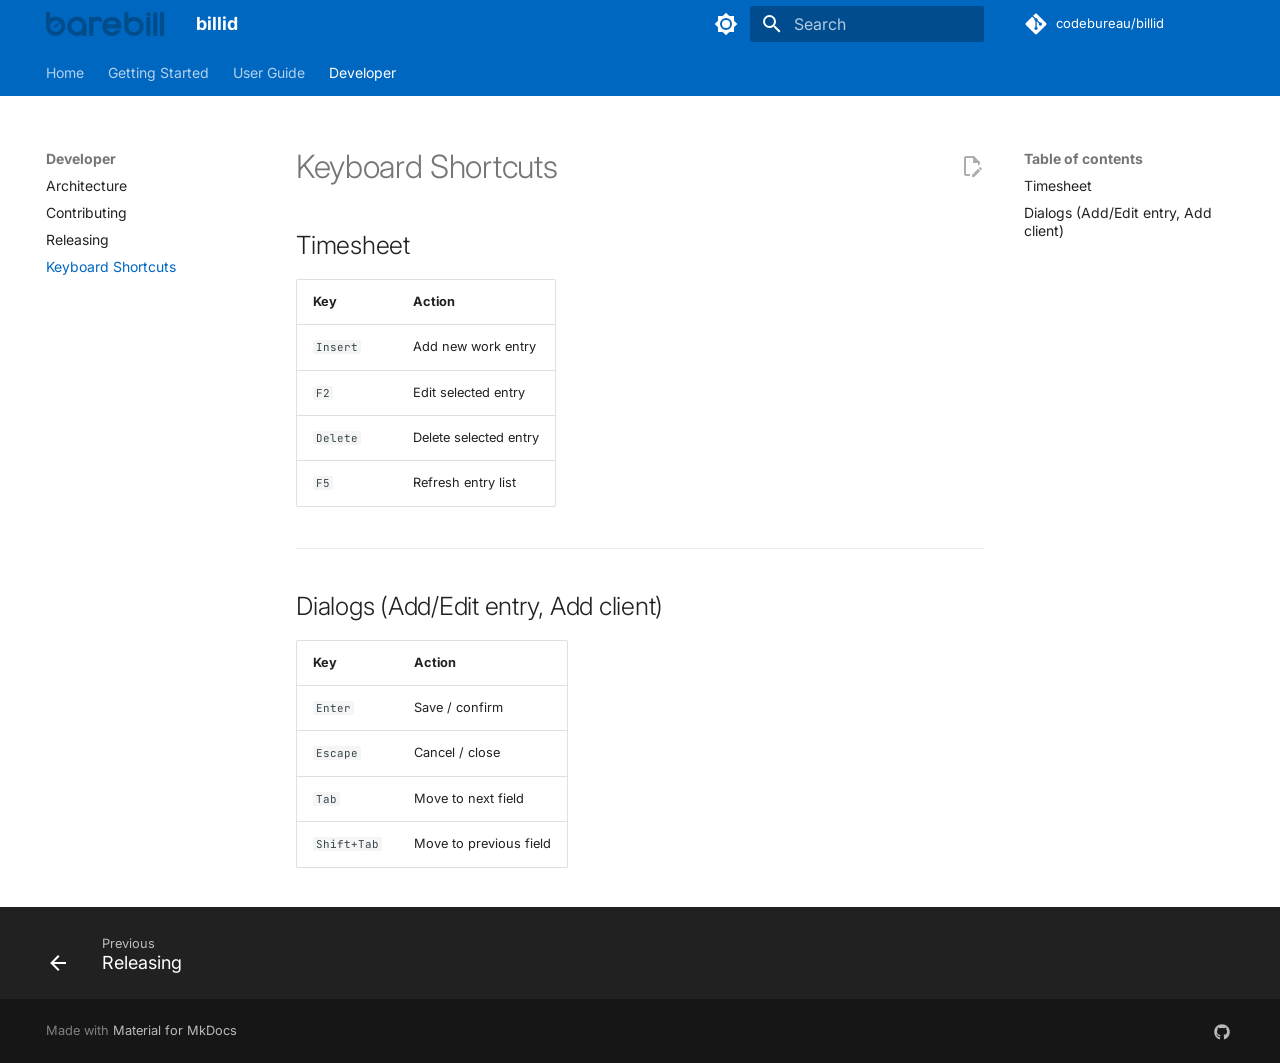
<file: developer/keyboard-shortcuts/index.html>
<!doctype html>
<html lang="en" class="no-js">
  <head>
    
      <meta charset="utf-8">
      <meta name="viewport" content="width=device-width,initial-scale=1">
      
        <meta name="description" content="Local-first time tracking and invoicing for solo consultants">
      
      
      
        <link rel="canonical" href="https://codebureau.github.io/billid/developer/keyboard-shortcuts/">
      
      
        <link rel="prev" href="../releasing/">
      
      
      
        
      
      
      <link rel="icon" href="../../assets/favicon.png">
      <meta name="generator" content="mkdocs-1.6.1, mkdocs-material-9.7.6">
    
    
      
        <title>Keyboard Shortcuts - billid</title>
      
    
    
      <link rel="stylesheet" href="../../assets/stylesheets/main.484c7ddc.min.css">
      
        
        <link rel="stylesheet" href="../../assets/stylesheets/palette.ab4e12ef.min.css">
      
      


    
    
      
    
    
      
        
        
        <link rel="preconnect" href="https://fonts.gstatic.com" crossorigin>
        <link rel="stylesheet" href="https://fonts.googleapis.com/css?family=Inter:300,300i,400,400i,700,700i%7CJetBrains+Mono:400,400i,700,700i&display=fallback">
        <style>:root{--md-text-font:"Inter";--md-code-font:"JetBrains Mono"}</style>
      
    
    
      <link rel="stylesheet" href="../../assets/theme.css">
    
    <script>__md_scope=new URL("../..",location),__md_hash=e=>[...e].reduce(((e,_)=>(e<<5)-e+_.charCodeAt(0)),0),__md_get=(e,_=localStorage,t=__md_scope)=>JSON.parse(_.getItem(t.pathname+"."+e)),__md_set=(e,_,t=localStorage,a=__md_scope)=>{try{t.setItem(a.pathname+"."+e,JSON.stringify(_))}catch(e){}}</script>
    
      

    
    
  </head>
  
  
    
    
      
    
    
    
    
    <body dir="ltr" data-md-color-scheme="default" data-md-color-primary="custom" data-md-color-accent="custom">
  
    
    <input class="md-toggle" data-md-toggle="drawer" type="checkbox" id="__drawer" autocomplete="off">
    <input class="md-toggle" data-md-toggle="search" type="checkbox" id="__search" autocomplete="off">
    <label class="md-overlay" for="__drawer"></label>
    <div data-md-component="skip">
      
        
        <a href="#keyboard-shortcuts" class="md-skip">
          Skip to content
        </a>
      
    </div>
    <div data-md-component="announce">
      
    </div>
    
    
      

<header class="md-header" data-md-component="header">
  <nav class="md-header__inner md-grid" aria-label="Header">
    <a href="../.." title="billid" class="md-header__button md-logo" aria-label="billid" data-md-component="logo">
      
  <img src="../../assets/logo.png" alt="logo">

    </a>
    <label class="md-header__button md-icon" for="__drawer">
      
      <svg xmlns="http://www.w3.org/2000/svg" viewBox="0 0 24 24"><path d="M3 6h18v2H3zm0 5h18v2H3zm0 5h18v2H3z"/></svg>
    </label>
    <div class="md-header__title" data-md-component="header-title">
      <div class="md-header__ellipsis">
        <div class="md-header__topic">
          <span class="md-ellipsis">
            billid
          </span>
        </div>
        <div class="md-header__topic" data-md-component="header-topic">
          <span class="md-ellipsis">
            
              Keyboard Shortcuts
            
          </span>
        </div>
      </div>
    </div>
    
      
        <form class="md-header__option" data-md-component="palette">
  
    
    
    
    <input class="md-option" data-md-color-media="" data-md-color-scheme="default" data-md-color-primary="custom" data-md-color-accent="custom"  aria-label="Switch to dark mode"  type="radio" name="__palette" id="__palette_0">
    
      <label class="md-header__button md-icon" title="Switch to dark mode" for="__palette_1" hidden>
        <svg xmlns="http://www.w3.org/2000/svg" viewBox="0 0 24 24"><path d="M12 8a4 4 0 0 0-4 4 4 4 0 0 0 4 4 4 4 0 0 0 4-4 4 4 0 0 0-4-4m0 10a6 6 0 0 1-6-6 6 6 0 0 1 6-6 6 6 0 0 1 6 6 6 6 0 0 1-6 6m8-9.31V4h-4.69L12 .69 8.69 4H4v4.69L.69 12 4 15.31V20h4.69L12 23.31 15.31 20H20v-4.69L23.31 12z"/></svg>
      </label>
    
  
    
    
    
    <input class="md-option" data-md-color-media="" data-md-color-scheme="slate" data-md-color-primary="custom" data-md-color-accent="custom"  aria-label="Switch to light mode"  type="radio" name="__palette" id="__palette_1">
    
      <label class="md-header__button md-icon" title="Switch to light mode" for="__palette_0" hidden>
        <svg xmlns="http://www.w3.org/2000/svg" viewBox="0 0 24 24"><path d="M12 18c-.89 0-1.74-.2-2.5-.55C11.56 16.5 13 14.42 13 12s-1.44-4.5-3.5-5.45C10.26 6.2 11.11 6 12 6a6 6 0 0 1 6 6 6 6 0 0 1-6 6m8-9.31V4h-4.69L12 .69 8.69 4H4v4.69L.69 12 4 15.31V20h4.69L12 23.31 15.31 20H20v-4.69L23.31 12z"/></svg>
      </label>
    
  
</form>
      
    
    
      <script>var palette=__md_get("__palette");if(palette&&palette.color){if("(prefers-color-scheme)"===palette.color.media){var media=matchMedia("(prefers-color-scheme: light)"),input=document.querySelector(media.matches?"[data-md-color-media='(prefers-color-scheme: light)']":"[data-md-color-media='(prefers-color-scheme: dark)']");palette.color.media=input.getAttribute("data-md-color-media"),palette.color.scheme=input.getAttribute("data-md-color-scheme"),palette.color.primary=input.getAttribute("data-md-color-primary"),palette.color.accent=input.getAttribute("data-md-color-accent")}for(var[key,value]of Object.entries(palette.color))document.body.setAttribute("data-md-color-"+key,value)}</script>
    
    
    
      
      
        <label class="md-header__button md-icon" for="__search">
          
          <svg xmlns="http://www.w3.org/2000/svg" viewBox="0 0 24 24"><path d="M9.5 3A6.5 6.5 0 0 1 16 9.5c0 1.61-.59 3.09-1.56 4.23l.27.27h.79l5 5-1.5 1.5-5-5v-.79l-.27-.27A6.52 6.52 0 0 1 9.5 16 6.5 6.5 0 0 1 3 9.5 6.5 6.5 0 0 1 9.5 3m0 2C7 5 5 7 5 9.5S7 14 9.5 14 14 12 14 9.5 12 5 9.5 5"/></svg>
        </label>
        <div class="md-search" data-md-component="search" role="dialog">
  <label class="md-search__overlay" for="__search"></label>
  <div class="md-search__inner" role="search">
    <form class="md-search__form" name="search">
      <input type="text" class="md-search__input" name="query" aria-label="Search" placeholder="Search" autocapitalize="off" autocorrect="off" autocomplete="off" spellcheck="false" data-md-component="search-query" required>
      <label class="md-search__icon md-icon" for="__search">
        
        <svg xmlns="http://www.w3.org/2000/svg" viewBox="0 0 24 24"><path d="M9.5 3A6.5 6.5 0 0 1 16 9.5c0 1.61-.59 3.09-1.56 4.23l.27.27h.79l5 5-1.5 1.5-5-5v-.79l-.27-.27A6.52 6.52 0 0 1 9.5 16 6.5 6.5 0 0 1 3 9.5 6.5 6.5 0 0 1 9.5 3m0 2C7 5 5 7 5 9.5S7 14 9.5 14 14 12 14 9.5 12 5 9.5 5"/></svg>
        
        <svg xmlns="http://www.w3.org/2000/svg" viewBox="0 0 24 24"><path d="M20 11v2H8l5.5 5.5-1.42 1.42L4.16 12l7.92-7.92L13.5 5.5 8 11z"/></svg>
      </label>
      <nav class="md-search__options" aria-label="Search">
        
        <button type="reset" class="md-search__icon md-icon" title="Clear" aria-label="Clear" tabindex="-1">
          
          <svg xmlns="http://www.w3.org/2000/svg" viewBox="0 0 24 24"><path d="M19 6.41 17.59 5 12 10.59 6.41 5 5 6.41 10.59 12 5 17.59 6.41 19 12 13.41 17.59 19 19 17.59 13.41 12z"/></svg>
        </button>
      </nav>
      
        <div class="md-search__suggest" data-md-component="search-suggest"></div>
      
    </form>
    <div class="md-search__output">
      <div class="md-search__scrollwrap" tabindex="0" data-md-scrollfix>
        <div class="md-search-result" data-md-component="search-result">
          <div class="md-search-result__meta">
            Initializing search
          </div>
          <ol class="md-search-result__list" role="presentation"></ol>
        </div>
      </div>
    </div>
  </div>
</div>
      
    
    
      <div class="md-header__source">
        <a href="https://github.com/codebureau/billid" title="Go to repository" class="md-source" data-md-component="source">
  <div class="md-source__icon md-icon">
    
    <svg xmlns="http://www.w3.org/2000/svg" viewBox="0 0 448 512"><!--! Font Awesome Free 7.1.0 by @fontawesome - https://fontawesome.com License - https://fontawesome.com/license/free (Icons: CC BY 4.0, Fonts: SIL OFL 1.1, Code: MIT License) Copyright 2025 Fonticons, Inc.--><path d="M439.6 236.1 244 40.5c-5.4-5.5-12.8-8.5-20.4-8.5s-15 3-20.4 8.4L162.5 81l51.5 51.5c27.1-9.1 52.7 16.8 43.4 43.7l49.7 49.7c34.2-11.8 61.2 31 35.5 56.7-26.5 26.5-70.2-2.9-56-37.3L240.3 199v121.9c25.3 12.5 22.3 41.8 9.1 55-6.4 6.4-15.2 10.1-24.3 10.1s-17.8-3.6-24.3-10.1c-17.6-17.6-11.1-46.9 11.2-56v-123c-20.8-8.5-24.6-30.7-18.6-45L142.6 101 8.5 235.1C3 240.6 0 247.9 0 255.5s3 15 8.5 20.4l195.6 195.7c5.4 5.4 12.7 8.4 20.4 8.4s15-3 20.4-8.4l194.7-194.7c5.4-5.4 8.4-12.8 8.4-20.4s-3-15-8.4-20.4"/></svg>
  </div>
  <div class="md-source__repository">
    codebureau/billid
  </div>
</a>
      </div>
    
  </nav>
  
</header>
    
    <div class="md-container" data-md-component="container">
      
      
        
          
            
<nav class="md-tabs" aria-label="Tabs" data-md-component="tabs">
  <div class="md-grid">
    <ul class="md-tabs__list">
      
        
  
  
  
  
    <li class="md-tabs__item">
      <a href="../.." class="md-tabs__link">
        
  
  
    
  
  Home

      </a>
    </li>
  

      
        
  
  
  
  
    <li class="md-tabs__item">
      <a href="../../getting-started/" class="md-tabs__link">
        
  
  
    
  
  Getting Started

      </a>
    </li>
  

      
        
  
  
  
  
    
    
      <li class="md-tabs__item">
        <a href="../../user-guide/" class="md-tabs__link">
          
  
  
  User Guide

        </a>
      </li>
    
  

      
        
  
  
  
    
  
  
    
    
      <li class="md-tabs__item md-tabs__item--active">
        <a href="../architecture/" class="md-tabs__link">
          
  
  
  Developer

        </a>
      </li>
    
  

      
    </ul>
  </div>
</nav>
          
        
      
      <main class="md-main" data-md-component="main">
        <div class="md-main__inner md-grid">
          
            
              
              <div class="md-sidebar md-sidebar--primary" data-md-component="sidebar" data-md-type="navigation" >
                <div class="md-sidebar__scrollwrap">
                  <div class="md-sidebar__inner">
                    


  


<nav class="md-nav md-nav--primary md-nav--lifted" aria-label="Navigation" data-md-level="0">
  <label class="md-nav__title" for="__drawer">
    <a href="../.." title="billid" class="md-nav__button md-logo" aria-label="billid" data-md-component="logo">
      
  <img src="../../assets/logo.png" alt="logo">

    </a>
    billid
  </label>
  
    <div class="md-nav__source">
      <a href="https://github.com/codebureau/billid" title="Go to repository" class="md-source" data-md-component="source">
  <div class="md-source__icon md-icon">
    
    <svg xmlns="http://www.w3.org/2000/svg" viewBox="0 0 448 512"><!--! Font Awesome Free 7.1.0 by @fontawesome - https://fontawesome.com License - https://fontawesome.com/license/free (Icons: CC BY 4.0, Fonts: SIL OFL 1.1, Code: MIT License) Copyright 2025 Fonticons, Inc.--><path d="M439.6 236.1 244 40.5c-5.4-5.5-12.8-8.5-20.4-8.5s-15 3-20.4 8.4L162.5 81l51.5 51.5c27.1-9.1 52.7 16.8 43.4 43.7l49.7 49.7c34.2-11.8 61.2 31 35.5 56.7-26.5 26.5-70.2-2.9-56-37.3L240.3 199v121.9c25.3 12.5 22.3 41.8 9.1 55-6.4 6.4-15.2 10.1-24.3 10.1s-17.8-3.6-24.3-10.1c-17.6-17.6-11.1-46.9 11.2-56v-123c-20.8-8.5-24.6-30.7-18.6-45L142.6 101 8.5 235.1C3 240.6 0 247.9 0 255.5s3 15 8.5 20.4l195.6 195.7c5.4 5.4 12.7 8.4 20.4 8.4s15-3 20.4-8.4l194.7-194.7c5.4-5.4 8.4-12.8 8.4-20.4s-3-15-8.4-20.4"/></svg>
  </div>
  <div class="md-source__repository">
    codebureau/billid
  </div>
</a>
    </div>
  
  <ul class="md-nav__list" data-md-scrollfix>
    
      
      
  
  
  
  
    <li class="md-nav__item">
      <a href="../.." class="md-nav__link">
        
  
  
  <span class="md-ellipsis">
    
  
    Home
  

    
  </span>
  
  

      </a>
    </li>
  

    
      
      
  
  
  
  
    <li class="md-nav__item">
      <a href="../../getting-started/" class="md-nav__link">
        
  
  
  <span class="md-ellipsis">
    
  
    Getting Started
  

    
  </span>
  
  

      </a>
    </li>
  

    
      
      
  
  
  
  
    
    
    
    
      
      
        
      
    
    
    <li class="md-nav__item md-nav__item--nested">
      
        
        
        <input class="md-nav__toggle md-toggle " type="checkbox" id="__nav_3" >
        
          
          <label class="md-nav__link" for="__nav_3" id="__nav_3_label" tabindex="0">
            
  
  
  <span class="md-ellipsis">
    
  
    User Guide
  

    
  </span>
  
  

            <span class="md-nav__icon md-icon"></span>
          </label>
        
        <nav class="md-nav" data-md-level="1" aria-labelledby="__nav_3_label" aria-expanded="false">
          <label class="md-nav__title" for="__nav_3">
            <span class="md-nav__icon md-icon"></span>
            
  
    User Guide
  

          </label>
          <ul class="md-nav__list" data-md-scrollfix>
            
              
                
  
  
  
  
    <li class="md-nav__item">
      <a href="../../user-guide/" class="md-nav__link">
        
  
  
  <span class="md-ellipsis">
    
  
    Overview
  

    
  </span>
  
  

      </a>
    </li>
  

              
            
              
                
  
  
  
  
    <li class="md-nav__item">
      <a href="../../user-guide/clients/" class="md-nav__link">
        
  
  
  <span class="md-ellipsis">
    
  
    Clients
  

    
  </span>
  
  

      </a>
    </li>
  

              
            
              
                
  
  
  
  
    <li class="md-nav__item">
      <a href="../../user-guide/timesheet/" class="md-nav__link">
        
  
  
  <span class="md-ellipsis">
    
  
    Timesheet
  

    
  </span>
  
  

      </a>
    </li>
  

              
            
              
                
  
  
  
  
    <li class="md-nav__item">
      <a href="../../user-guide/invoices/" class="md-nav__link">
        
  
  
  <span class="md-ellipsis">
    
  
    Invoices
  

    
  </span>
  
  

      </a>
    </li>
  

              
            
              
                
  
  
  
  
    <li class="md-nav__item">
      <a href="../../user-guide/settings/" class="md-nav__link">
        
  
  
  <span class="md-ellipsis">
    
  
    Settings
  

    
  </span>
  
  

      </a>
    </li>
  

              
            
          </ul>
        </nav>
      
    </li>
  

    
      
      
  
  
    
  
  
  
    
    
    
    
      
        
        
      
      
        
      
    
    
    <li class="md-nav__item md-nav__item--active md-nav__item--section md-nav__item--nested">
      
        
        
        <input class="md-nav__toggle md-toggle " type="checkbox" id="__nav_4" checked>
        
          
          <label class="md-nav__link" for="__nav_4" id="__nav_4_label" tabindex="">
            
  
  
  <span class="md-ellipsis">
    
  
    Developer
  

    
  </span>
  
  

            <span class="md-nav__icon md-icon"></span>
          </label>
        
        <nav class="md-nav" data-md-level="1" aria-labelledby="__nav_4_label" aria-expanded="true">
          <label class="md-nav__title" for="__nav_4">
            <span class="md-nav__icon md-icon"></span>
            
  
    Developer
  

          </label>
          <ul class="md-nav__list" data-md-scrollfix>
            
              
                
  
  
  
  
    <li class="md-nav__item">
      <a href="../architecture/" class="md-nav__link">
        
  
  
  <span class="md-ellipsis">
    
  
    Architecture
  

    
  </span>
  
  

      </a>
    </li>
  

              
            
              
                
  
  
  
  
    <li class="md-nav__item">
      <a href="../contributing/" class="md-nav__link">
        
  
  
  <span class="md-ellipsis">
    
  
    Contributing
  

    
  </span>
  
  

      </a>
    </li>
  

              
            
              
                
  
  
  
  
    <li class="md-nav__item">
      <a href="../releasing/" class="md-nav__link">
        
  
  
  <span class="md-ellipsis">
    
  
    Releasing
  

    
  </span>
  
  

      </a>
    </li>
  

              
            
              
                
  
  
    
  
  
  
    <li class="md-nav__item md-nav__item--active">
      
      <input class="md-nav__toggle md-toggle" type="checkbox" id="__toc">
      
      
        
      
      
        <label class="md-nav__link md-nav__link--active" for="__toc">
          
  
  
  <span class="md-ellipsis">
    
  
    Keyboard Shortcuts
  

    
  </span>
  
  

          <span class="md-nav__icon md-icon"></span>
        </label>
      
      <a href="./" class="md-nav__link md-nav__link--active">
        
  
  
  <span class="md-ellipsis">
    
  
    Keyboard Shortcuts
  

    
  </span>
  
  

      </a>
      
        

<nav class="md-nav md-nav--secondary" aria-label="Table of contents">
  
  
  
    
  
  
    <label class="md-nav__title" for="__toc">
      <span class="md-nav__icon md-icon"></span>
      Table of contents
    </label>
    <ul class="md-nav__list" data-md-component="toc" data-md-scrollfix>
      
        <li class="md-nav__item">
  <a href="#timesheet" class="md-nav__link">
    <span class="md-ellipsis">
      
        Timesheet
      
    </span>
  </a>
  
</li>
      
        <li class="md-nav__item">
  <a href="#dialogs-addedit-entry-add-client" class="md-nav__link">
    <span class="md-ellipsis">
      
        Dialogs (Add/Edit entry, Add client)
      
    </span>
  </a>
  
</li>
      
    </ul>
  
</nav>
      
    </li>
  

              
            
          </ul>
        </nav>
      
    </li>
  

    
  </ul>
</nav>
                  </div>
                </div>
              </div>
            
            
              
              <div class="md-sidebar md-sidebar--secondary" data-md-component="sidebar" data-md-type="toc" >
                <div class="md-sidebar__scrollwrap">
                  <div class="md-sidebar__inner">
                    

<nav class="md-nav md-nav--secondary" aria-label="Table of contents">
  
  
  
    
  
  
    <label class="md-nav__title" for="__toc">
      <span class="md-nav__icon md-icon"></span>
      Table of contents
    </label>
    <ul class="md-nav__list" data-md-component="toc" data-md-scrollfix>
      
        <li class="md-nav__item">
  <a href="#timesheet" class="md-nav__link">
    <span class="md-ellipsis">
      
        Timesheet
      
    </span>
  </a>
  
</li>
      
        <li class="md-nav__item">
  <a href="#dialogs-addedit-entry-add-client" class="md-nav__link">
    <span class="md-ellipsis">
      
        Dialogs (Add/Edit entry, Add client)
      
    </span>
  </a>
  
</li>
      
    </ul>
  
</nav>
                  </div>
                </div>
              </div>
            
          
          
            <div class="md-content" data-md-component="content">
              
              <article class="md-content__inner md-typeset">
                
                  


  
    <a href="https://github.com/codebureau/billid/edit/main/website/docs/developer/keyboard-shortcuts.md" title="Edit this page" class="md-content__button md-icon" rel="edit">
      
      <svg xmlns="http://www.w3.org/2000/svg" viewBox="0 0 24 24"><path d="M10 20H6V4h7v5h5v3.1l2-2V8l-6-6H6c-1.1 0-2 .9-2 2v16c0 1.1.9 2 2 2h4zm10.2-7c.1 0 .3.1.4.2l1.3 1.3c.2.2.2.6 0 .8l-1 1-2.1-2.1 1-1c.1-.1.2-.2.4-.2m0 3.9L14.1 23H12v-2.1l6.1-6.1z"/></svg>
    </a>
  
  


<h1 id="keyboard-shortcuts">Keyboard Shortcuts</h1>
<h2 id="timesheet">Timesheet</h2>
<table>
<thead>
<tr>
<th>Key</th>
<th>Action</th>
</tr>
</thead>
<tbody>
<tr>
<td><code>Insert</code></td>
<td>Add new work entry</td>
</tr>
<tr>
<td><code>F2</code></td>
<td>Edit selected entry</td>
</tr>
<tr>
<td><code>Delete</code></td>
<td>Delete selected entry</td>
</tr>
<tr>
<td><code>F5</code></td>
<td>Refresh entry list</td>
</tr>
</tbody>
</table>
<hr />
<h2 id="dialogs-addedit-entry-add-client">Dialogs (Add/Edit entry, Add client)</h2>
<table>
<thead>
<tr>
<th>Key</th>
<th>Action</th>
</tr>
</thead>
<tbody>
<tr>
<td><code>Enter</code></td>
<td>Save / confirm</td>
</tr>
<tr>
<td><code>Escape</code></td>
<td>Cancel / close</td>
</tr>
<tr>
<td><code>Tab</code></td>
<td>Move to next field</td>
</tr>
<tr>
<td><code>Shift+Tab</code></td>
<td>Move to previous field</td>
</tr>
</tbody>
</table>












                
              </article>
            </div>
          
          
<script>var target=document.getElementById(location.hash.slice(1));target&&target.name&&(target.checked=target.name.startsWith("__tabbed_"))</script>
        </div>
        
          <button type="button" class="md-top md-icon" data-md-component="top" hidden>
  
  <svg xmlns="http://www.w3.org/2000/svg" viewBox="0 0 24 24"><path d="M13 20h-2V8l-5.5 5.5-1.42-1.42L12 4.16l7.92 7.92-1.42 1.42L13 8z"/></svg>
  Back to top
</button>
        
      </main>
      
        <footer class="md-footer">
  
    
      
      <nav class="md-footer__inner md-grid" aria-label="Footer" >
        
          
          <a href="../releasing/" class="md-footer__link md-footer__link--prev" aria-label="Previous: Releasing">
            <div class="md-footer__button md-icon">
              
              <svg xmlns="http://www.w3.org/2000/svg" viewBox="0 0 24 24"><path d="M20 11v2H8l5.5 5.5-1.42 1.42L4.16 12l7.92-7.92L13.5 5.5 8 11z"/></svg>
            </div>
            <div class="md-footer__title">
              <span class="md-footer__direction">
                Previous
              </span>
              <div class="md-ellipsis">
                Releasing
              </div>
            </div>
          </a>
        
        
      </nav>
    
  
  <div class="md-footer-meta md-typeset">
    <div class="md-footer-meta__inner md-grid">
      <div class="md-copyright">
  
  
    Made with
    <a href="https://squidfunk.github.io/mkdocs-material/" target="_blank" rel="noopener">
      Material for MkDocs
    </a>
  
</div>
      
        
<div class="md-social">
  
    
    
    
    
      
      
    
    <a href="https://github.com/codebureau/billid" target="_blank" rel="noopener" title="github.com" class="md-social__link">
      <svg xmlns="http://www.w3.org/2000/svg" viewBox="0 0 512 512"><!--! Font Awesome Free 7.1.0 by @fontawesome - https://fontawesome.com License - https://fontawesome.com/license/free (Icons: CC BY 4.0, Fonts: SIL OFL 1.1, Code: MIT License) Copyright 2025 Fonticons, Inc.--><path d="M173.9 397.4c0 2-2.3 3.6-5.2 3.6-3.3.3-5.6-1.3-5.6-3.6 0-2 2.3-3.6 5.2-3.6 3-.3 5.6 1.3 5.6 3.6m-31.1-4.5c-.7 2 1.3 4.3 4.3 4.9 2.6 1 5.6 0 6.2-2s-1.3-4.3-4.3-5.2c-2.6-.7-5.5.3-6.2 2.3m44.2-1.7c-2.9.7-4.9 2.6-4.6 4.9.3 2 2.9 3.3 5.9 2.6 2.9-.7 4.9-2.6 4.6-4.6-.3-1.9-3-3.2-5.9-2.9M252.8 8C114.1 8 8 113.3 8 252c0 110.9 69.8 205.8 169.5 239.2 12.8 2.3 17.3-5.6 17.3-12.1 0-6.2-.3-40.4-.3-61.4 0 0-70 15-84.7-29.8 0 0-11.4-29.1-27.8-36.6 0 0-22.9-15.7 1.6-15.4 0 0 24.9 2 38.6 25.8 21.9 38.6 58.6 27.5 72.9 20.9 2.3-16 8.8-27.1 16-33.7-55.9-6.2-112.3-14.3-112.3-110.5 0-27.5 7.6-41.3 23.6-58.9-2.6-6.5-11.1-33.3 2.6-67.9 20.9-6.5 69 27 69 27 20-5.6 41.5-8.5 62.8-8.5s42.8 2.9 62.8 8.5c0 0 48.1-33.6 69-27 13.7 34.7 5.2 61.4 2.6 67.9 16 17.7 25.8 31.5 25.8 58.9 0 96.5-58.9 104.2-114.8 110.5 9.2 7.9 17 22.9 17 46.4 0 33.7-.3 75.4-.3 83.6 0 6.5 4.6 14.4 17.3 12.1C436.2 457.8 504 362.9 504 252 504 113.3 391.5 8 252.8 8M105.2 352.9c-1.3 1-1 3.3.7 5.2 1.6 1.6 3.9 2.3 5.2 1 1.3-1 1-3.3-.7-5.2-1.6-1.6-3.9-2.3-5.2-1m-10.8-8.1c-.7 1.3.3 2.9 2.3 3.9 1.6 1 3.6.7 4.3-.7.7-1.3-.3-2.9-2.3-3.9-2-.6-3.6-.3-4.3.7m32.4 35.6c-1.6 1.3-1 4.3 1.3 6.2 2.3 2.3 5.2 2.6 6.5 1 1.3-1.3.7-4.3-1.3-6.2-2.2-2.3-5.2-2.6-6.5-1m-11.4-14.7c-1.6 1-1.6 3.6 0 5.9s4.3 3.3 5.6 2.3c1.6-1.3 1.6-3.9 0-6.2-1.4-2.3-4-3.3-5.6-2"/></svg>
    </a>
  
</div>
      
    </div>
  </div>
</footer>
      
    </div>
    <div class="md-dialog" data-md-component="dialog">
      <div class="md-dialog__inner md-typeset"></div>
    </div>
    
    
    
      
      
      <script id="__config" type="application/json">{"annotate": null, "base": "../..", "features": ["navigation.tabs", "navigation.sections", "navigation.top", "navigation.footer", "search.highlight", "search.suggest", "content.action.edit", "content.code.copy"], "search": "../../assets/javascripts/workers/search.2c215733.min.js", "tags": null, "translations": {"clipboard.copied": "Copied to clipboard", "clipboard.copy": "Copy to clipboard", "search.result.more.one": "1 more on this page", "search.result.more.other": "# more on this page", "search.result.none": "No matching documents", "search.result.one": "1 matching document", "search.result.other": "# matching documents", "search.result.placeholder": "Type to start searching", "search.result.term.missing": "Missing", "select.version": "Select version"}, "version": null}</script>
    
    
      <script src="../../assets/javascripts/bundle.79ae519e.min.js"></script>
      
    
  </body>
</html>
</file>
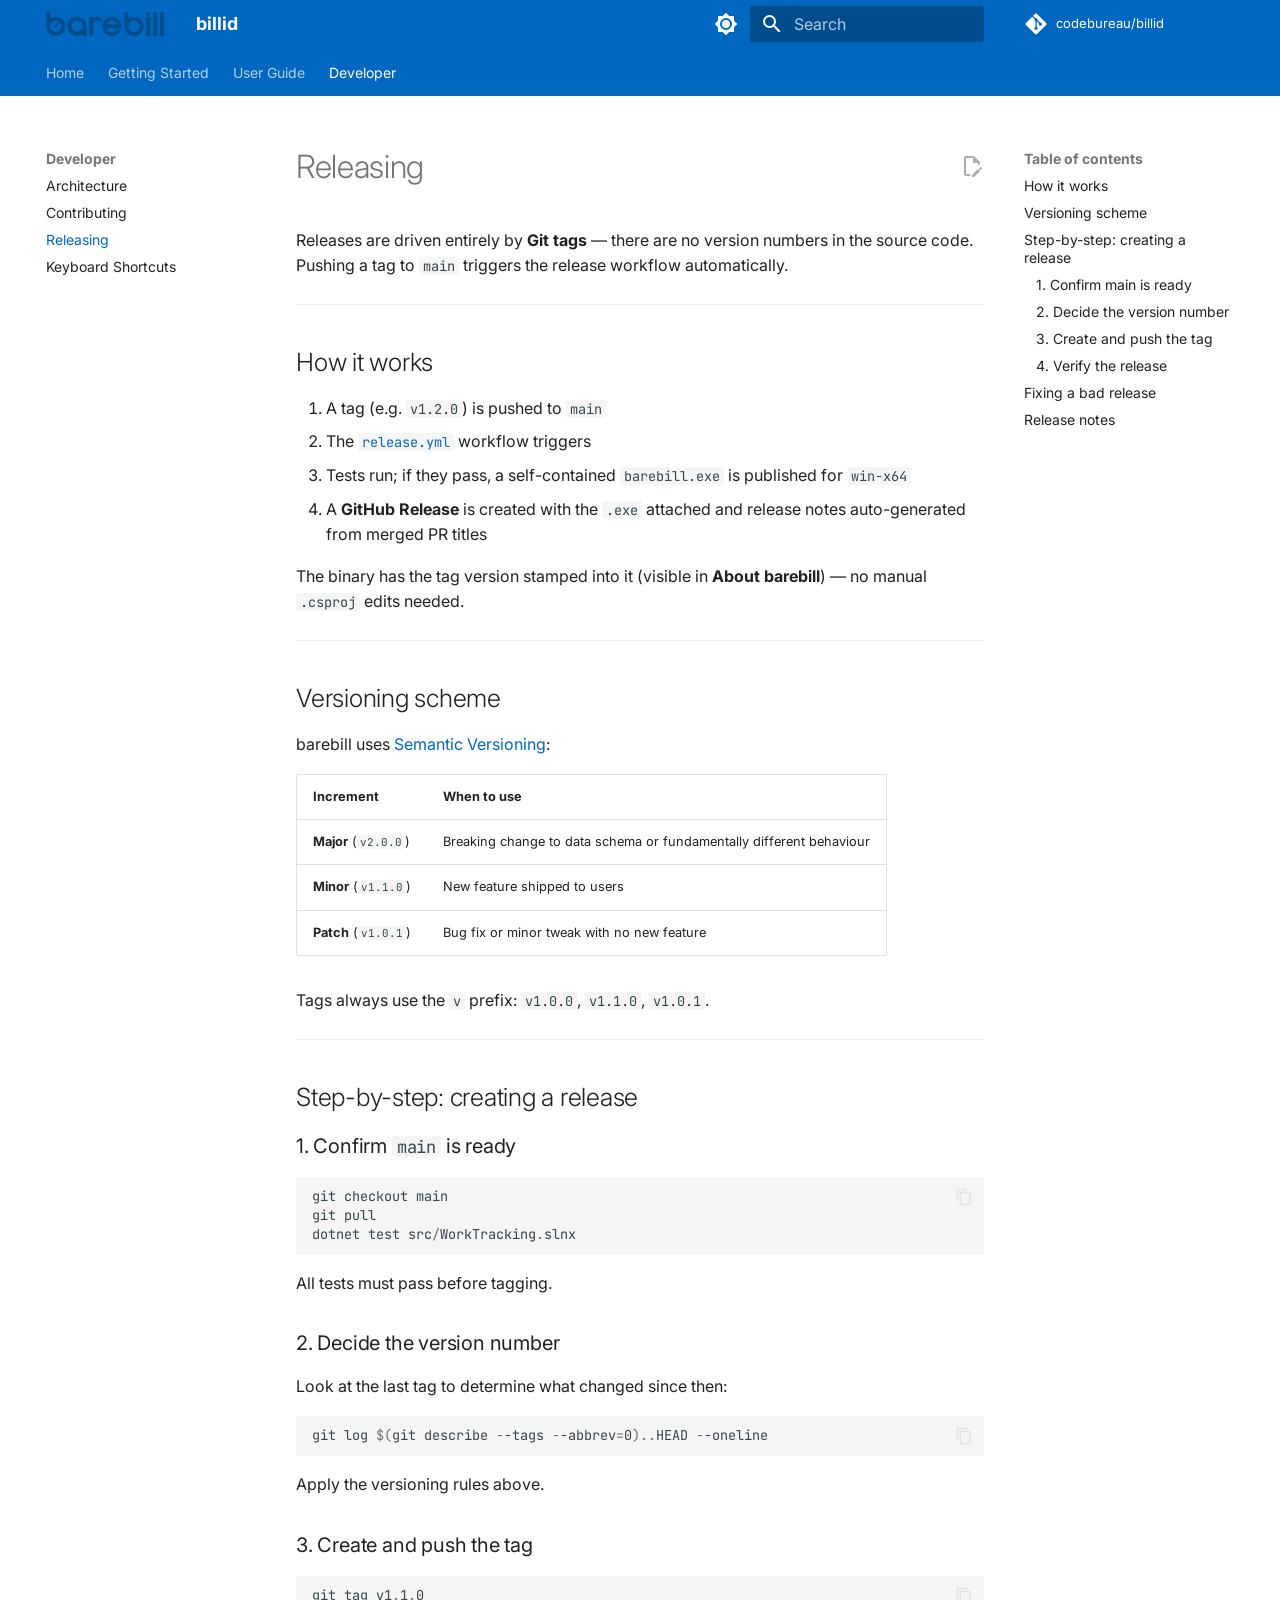
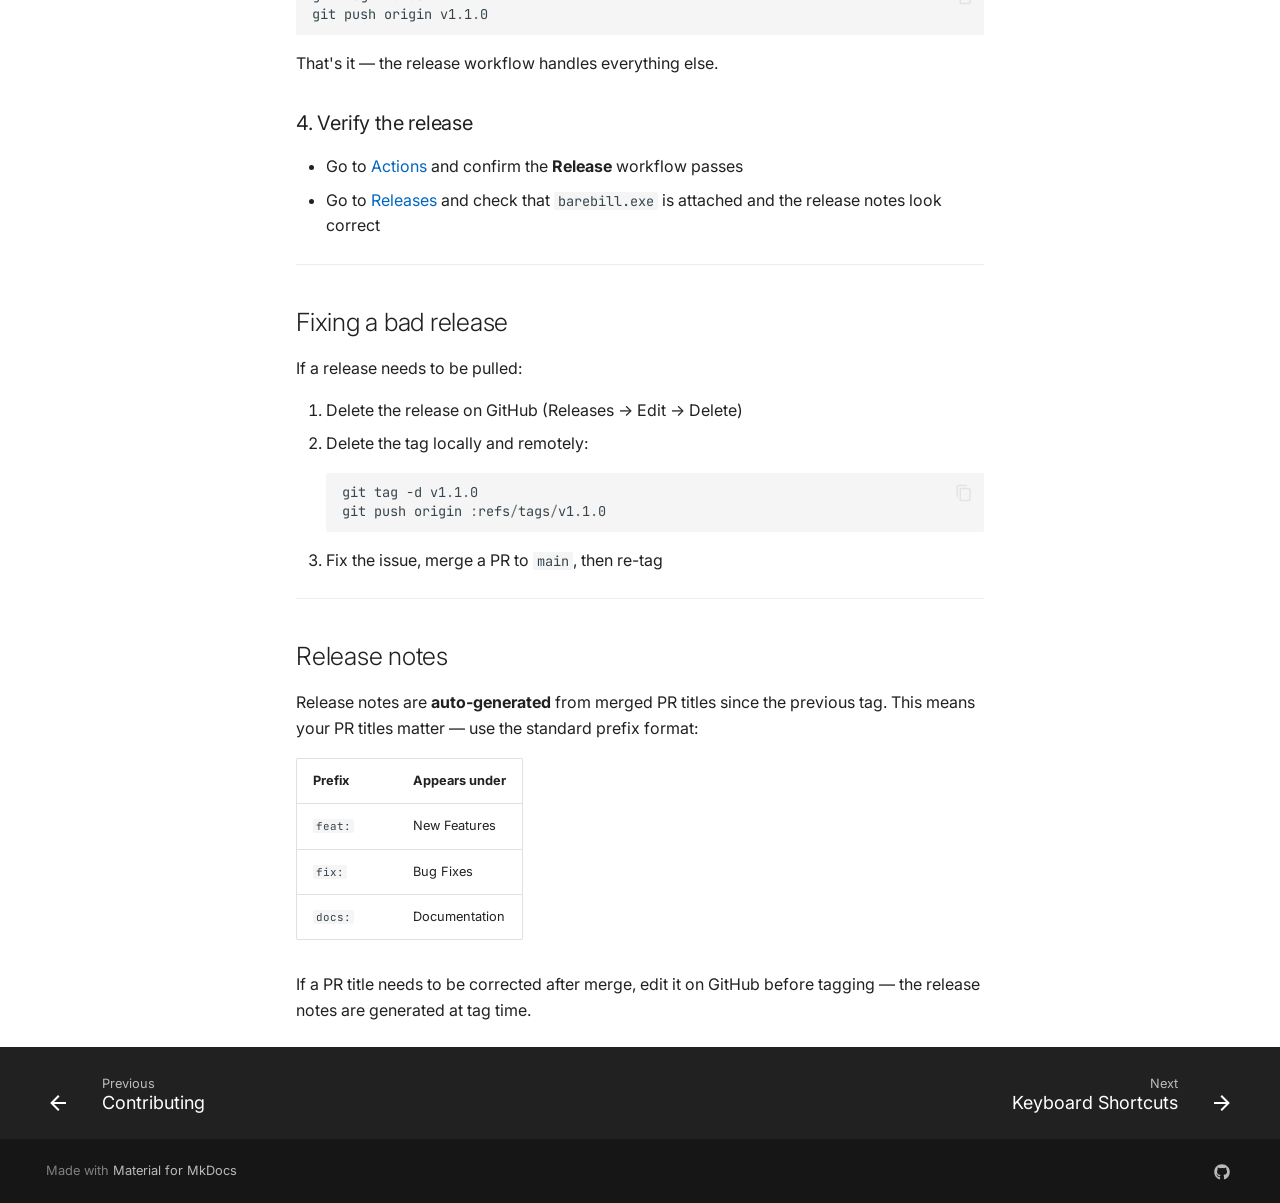
<file: developer/releasing/index.html>
<!doctype html>
<html lang="en" class="no-js">
  <head>
    
      <meta charset="utf-8">
      <meta name="viewport" content="width=device-width,initial-scale=1">
      
        <meta name="description" content="Local-first time tracking and invoicing for solo consultants">
      
      
      
        <link rel="canonical" href="https://codebureau.github.io/billid/developer/releasing/">
      
      
        <link rel="prev" href="../contributing/">
      
      
        <link rel="next" href="../keyboard-shortcuts/">
      
      
        
      
      
      <link rel="icon" href="../../assets/favicon.png">
      <meta name="generator" content="mkdocs-1.6.1, mkdocs-material-9.7.6">
    
    
      
        <title>Releasing - billid</title>
      
    
    
      <link rel="stylesheet" href="../../assets/stylesheets/main.484c7ddc.min.css">
      
        
        <link rel="stylesheet" href="../../assets/stylesheets/palette.ab4e12ef.min.css">
      
      


    
    
      
    
    
      
        
        
        <link rel="preconnect" href="https://fonts.gstatic.com" crossorigin>
        <link rel="stylesheet" href="https://fonts.googleapis.com/css?family=Inter:300,300i,400,400i,700,700i%7CJetBrains+Mono:400,400i,700,700i&display=fallback">
        <style>:root{--md-text-font:"Inter";--md-code-font:"JetBrains Mono"}</style>
      
    
    
      <link rel="stylesheet" href="../../assets/theme.css">
    
    <script>__md_scope=new URL("../..",location),__md_hash=e=>[...e].reduce(((e,_)=>(e<<5)-e+_.charCodeAt(0)),0),__md_get=(e,_=localStorage,t=__md_scope)=>JSON.parse(_.getItem(t.pathname+"."+e)),__md_set=(e,_,t=localStorage,a=__md_scope)=>{try{t.setItem(a.pathname+"."+e,JSON.stringify(_))}catch(e){}}</script>
    
      

    
    
  </head>
  
  
    
    
      
    
    
    
    
    <body dir="ltr" data-md-color-scheme="default" data-md-color-primary="custom" data-md-color-accent="custom">
  
    
    <input class="md-toggle" data-md-toggle="drawer" type="checkbox" id="__drawer" autocomplete="off">
    <input class="md-toggle" data-md-toggle="search" type="checkbox" id="__search" autocomplete="off">
    <label class="md-overlay" for="__drawer"></label>
    <div data-md-component="skip">
      
        
        <a href="#releasing" class="md-skip">
          Skip to content
        </a>
      
    </div>
    <div data-md-component="announce">
      
    </div>
    
    
      

<header class="md-header" data-md-component="header">
  <nav class="md-header__inner md-grid" aria-label="Header">
    <a href="../.." title="billid" class="md-header__button md-logo" aria-label="billid" data-md-component="logo">
      
  <img src="../../assets/logo.png" alt="logo">

    </a>
    <label class="md-header__button md-icon" for="__drawer">
      
      <svg xmlns="http://www.w3.org/2000/svg" viewBox="0 0 24 24"><path d="M3 6h18v2H3zm0 5h18v2H3zm0 5h18v2H3z"/></svg>
    </label>
    <div class="md-header__title" data-md-component="header-title">
      <div class="md-header__ellipsis">
        <div class="md-header__topic">
          <span class="md-ellipsis">
            billid
          </span>
        </div>
        <div class="md-header__topic" data-md-component="header-topic">
          <span class="md-ellipsis">
            
              Releasing
            
          </span>
        </div>
      </div>
    </div>
    
      
        <form class="md-header__option" data-md-component="palette">
  
    
    
    
    <input class="md-option" data-md-color-media="" data-md-color-scheme="default" data-md-color-primary="custom" data-md-color-accent="custom"  aria-label="Switch to dark mode"  type="radio" name="__palette" id="__palette_0">
    
      <label class="md-header__button md-icon" title="Switch to dark mode" for="__palette_1" hidden>
        <svg xmlns="http://www.w3.org/2000/svg" viewBox="0 0 24 24"><path d="M12 8a4 4 0 0 0-4 4 4 4 0 0 0 4 4 4 4 0 0 0 4-4 4 4 0 0 0-4-4m0 10a6 6 0 0 1-6-6 6 6 0 0 1 6-6 6 6 0 0 1 6 6 6 6 0 0 1-6 6m8-9.31V4h-4.69L12 .69 8.69 4H4v4.69L.69 12 4 15.31V20h4.69L12 23.31 15.31 20H20v-4.69L23.31 12z"/></svg>
      </label>
    
  
    
    
    
    <input class="md-option" data-md-color-media="" data-md-color-scheme="slate" data-md-color-primary="custom" data-md-color-accent="custom"  aria-label="Switch to light mode"  type="radio" name="__palette" id="__palette_1">
    
      <label class="md-header__button md-icon" title="Switch to light mode" for="__palette_0" hidden>
        <svg xmlns="http://www.w3.org/2000/svg" viewBox="0 0 24 24"><path d="M12 18c-.89 0-1.74-.2-2.5-.55C11.56 16.5 13 14.42 13 12s-1.44-4.5-3.5-5.45C10.26 6.2 11.11 6 12 6a6 6 0 0 1 6 6 6 6 0 0 1-6 6m8-9.31V4h-4.69L12 .69 8.69 4H4v4.69L.69 12 4 15.31V20h4.69L12 23.31 15.31 20H20v-4.69L23.31 12z"/></svg>
      </label>
    
  
</form>
      
    
    
      <script>var palette=__md_get("__palette");if(palette&&palette.color){if("(prefers-color-scheme)"===palette.color.media){var media=matchMedia("(prefers-color-scheme: light)"),input=document.querySelector(media.matches?"[data-md-color-media='(prefers-color-scheme: light)']":"[data-md-color-media='(prefers-color-scheme: dark)']");palette.color.media=input.getAttribute("data-md-color-media"),palette.color.scheme=input.getAttribute("data-md-color-scheme"),palette.color.primary=input.getAttribute("data-md-color-primary"),palette.color.accent=input.getAttribute("data-md-color-accent")}for(var[key,value]of Object.entries(palette.color))document.body.setAttribute("data-md-color-"+key,value)}</script>
    
    
    
      
      
        <label class="md-header__button md-icon" for="__search">
          
          <svg xmlns="http://www.w3.org/2000/svg" viewBox="0 0 24 24"><path d="M9.5 3A6.5 6.5 0 0 1 16 9.5c0 1.61-.59 3.09-1.56 4.23l.27.27h.79l5 5-1.5 1.5-5-5v-.79l-.27-.27A6.52 6.52 0 0 1 9.5 16 6.5 6.5 0 0 1 3 9.5 6.5 6.5 0 0 1 9.5 3m0 2C7 5 5 7 5 9.5S7 14 9.5 14 14 12 14 9.5 12 5 9.5 5"/></svg>
        </label>
        <div class="md-search" data-md-component="search" role="dialog">
  <label class="md-search__overlay" for="__search"></label>
  <div class="md-search__inner" role="search">
    <form class="md-search__form" name="search">
      <input type="text" class="md-search__input" name="query" aria-label="Search" placeholder="Search" autocapitalize="off" autocorrect="off" autocomplete="off" spellcheck="false" data-md-component="search-query" required>
      <label class="md-search__icon md-icon" for="__search">
        
        <svg xmlns="http://www.w3.org/2000/svg" viewBox="0 0 24 24"><path d="M9.5 3A6.5 6.5 0 0 1 16 9.5c0 1.61-.59 3.09-1.56 4.23l.27.27h.79l5 5-1.5 1.5-5-5v-.79l-.27-.27A6.52 6.52 0 0 1 9.5 16 6.5 6.5 0 0 1 3 9.5 6.5 6.5 0 0 1 9.5 3m0 2C7 5 5 7 5 9.5S7 14 9.5 14 14 12 14 9.5 12 5 9.5 5"/></svg>
        
        <svg xmlns="http://www.w3.org/2000/svg" viewBox="0 0 24 24"><path d="M20 11v2H8l5.5 5.5-1.42 1.42L4.16 12l7.92-7.92L13.5 5.5 8 11z"/></svg>
      </label>
      <nav class="md-search__options" aria-label="Search">
        
        <button type="reset" class="md-search__icon md-icon" title="Clear" aria-label="Clear" tabindex="-1">
          
          <svg xmlns="http://www.w3.org/2000/svg" viewBox="0 0 24 24"><path d="M19 6.41 17.59 5 12 10.59 6.41 5 5 6.41 10.59 12 5 17.59 6.41 19 12 13.41 17.59 19 19 17.59 13.41 12z"/></svg>
        </button>
      </nav>
      
        <div class="md-search__suggest" data-md-component="search-suggest"></div>
      
    </form>
    <div class="md-search__output">
      <div class="md-search__scrollwrap" tabindex="0" data-md-scrollfix>
        <div class="md-search-result" data-md-component="search-result">
          <div class="md-search-result__meta">
            Initializing search
          </div>
          <ol class="md-search-result__list" role="presentation"></ol>
        </div>
      </div>
    </div>
  </div>
</div>
      
    
    
      <div class="md-header__source">
        <a href="https://github.com/codebureau/billid" title="Go to repository" class="md-source" data-md-component="source">
  <div class="md-source__icon md-icon">
    
    <svg xmlns="http://www.w3.org/2000/svg" viewBox="0 0 448 512"><!--! Font Awesome Free 7.1.0 by @fontawesome - https://fontawesome.com License - https://fontawesome.com/license/free (Icons: CC BY 4.0, Fonts: SIL OFL 1.1, Code: MIT License) Copyright 2025 Fonticons, Inc.--><path d="M439.6 236.1 244 40.5c-5.4-5.5-12.8-8.5-20.4-8.5s-15 3-20.4 8.4L162.5 81l51.5 51.5c27.1-9.1 52.7 16.8 43.4 43.7l49.7 49.7c34.2-11.8 61.2 31 35.5 56.7-26.5 26.5-70.2-2.9-56-37.3L240.3 199v121.9c25.3 12.5 22.3 41.8 9.1 55-6.4 6.4-15.2 10.1-24.3 10.1s-17.8-3.6-24.3-10.1c-17.6-17.6-11.1-46.9 11.2-56v-123c-20.8-8.5-24.6-30.7-18.6-45L142.6 101 8.5 235.1C3 240.6 0 247.9 0 255.5s3 15 8.5 20.4l195.6 195.7c5.4 5.4 12.7 8.4 20.4 8.4s15-3 20.4-8.4l194.7-194.7c5.4-5.4 8.4-12.8 8.4-20.4s-3-15-8.4-20.4"/></svg>
  </div>
  <div class="md-source__repository">
    codebureau/billid
  </div>
</a>
      </div>
    
  </nav>
  
</header>
    
    <div class="md-container" data-md-component="container">
      
      
        
          
            
<nav class="md-tabs" aria-label="Tabs" data-md-component="tabs">
  <div class="md-grid">
    <ul class="md-tabs__list">
      
        
  
  
  
  
    <li class="md-tabs__item">
      <a href="../.." class="md-tabs__link">
        
  
  
    
  
  Home

      </a>
    </li>
  

      
        
  
  
  
  
    <li class="md-tabs__item">
      <a href="../../getting-started/" class="md-tabs__link">
        
  
  
    
  
  Getting Started

      </a>
    </li>
  

      
        
  
  
  
  
    
    
      <li class="md-tabs__item">
        <a href="../../user-guide/" class="md-tabs__link">
          
  
  
  User Guide

        </a>
      </li>
    
  

      
        
  
  
  
    
  
  
    
    
      <li class="md-tabs__item md-tabs__item--active">
        <a href="../architecture/" class="md-tabs__link">
          
  
  
  Developer

        </a>
      </li>
    
  

      
    </ul>
  </div>
</nav>
          
        
      
      <main class="md-main" data-md-component="main">
        <div class="md-main__inner md-grid">
          
            
              
              <div class="md-sidebar md-sidebar--primary" data-md-component="sidebar" data-md-type="navigation" >
                <div class="md-sidebar__scrollwrap">
                  <div class="md-sidebar__inner">
                    


  


<nav class="md-nav md-nav--primary md-nav--lifted" aria-label="Navigation" data-md-level="0">
  <label class="md-nav__title" for="__drawer">
    <a href="../.." title="billid" class="md-nav__button md-logo" aria-label="billid" data-md-component="logo">
      
  <img src="../../assets/logo.png" alt="logo">

    </a>
    billid
  </label>
  
    <div class="md-nav__source">
      <a href="https://github.com/codebureau/billid" title="Go to repository" class="md-source" data-md-component="source">
  <div class="md-source__icon md-icon">
    
    <svg xmlns="http://www.w3.org/2000/svg" viewBox="0 0 448 512"><!--! Font Awesome Free 7.1.0 by @fontawesome - https://fontawesome.com License - https://fontawesome.com/license/free (Icons: CC BY 4.0, Fonts: SIL OFL 1.1, Code: MIT License) Copyright 2025 Fonticons, Inc.--><path d="M439.6 236.1 244 40.5c-5.4-5.5-12.8-8.5-20.4-8.5s-15 3-20.4 8.4L162.5 81l51.5 51.5c27.1-9.1 52.7 16.8 43.4 43.7l49.7 49.7c34.2-11.8 61.2 31 35.5 56.7-26.5 26.5-70.2-2.9-56-37.3L240.3 199v121.9c25.3 12.5 22.3 41.8 9.1 55-6.4 6.4-15.2 10.1-24.3 10.1s-17.8-3.6-24.3-10.1c-17.6-17.6-11.1-46.9 11.2-56v-123c-20.8-8.5-24.6-30.7-18.6-45L142.6 101 8.5 235.1C3 240.6 0 247.9 0 255.5s3 15 8.5 20.4l195.6 195.7c5.4 5.4 12.7 8.4 20.4 8.4s15-3 20.4-8.4l194.7-194.7c5.4-5.4 8.4-12.8 8.4-20.4s-3-15-8.4-20.4"/></svg>
  </div>
  <div class="md-source__repository">
    codebureau/billid
  </div>
</a>
    </div>
  
  <ul class="md-nav__list" data-md-scrollfix>
    
      
      
  
  
  
  
    <li class="md-nav__item">
      <a href="../.." class="md-nav__link">
        
  
  
  <span class="md-ellipsis">
    
  
    Home
  

    
  </span>
  
  

      </a>
    </li>
  

    
      
      
  
  
  
  
    <li class="md-nav__item">
      <a href="../../getting-started/" class="md-nav__link">
        
  
  
  <span class="md-ellipsis">
    
  
    Getting Started
  

    
  </span>
  
  

      </a>
    </li>
  

    
      
      
  
  
  
  
    
    
    
    
      
      
        
      
    
    
    <li class="md-nav__item md-nav__item--nested">
      
        
        
        <input class="md-nav__toggle md-toggle " type="checkbox" id="__nav_3" >
        
          
          <label class="md-nav__link" for="__nav_3" id="__nav_3_label" tabindex="0">
            
  
  
  <span class="md-ellipsis">
    
  
    User Guide
  

    
  </span>
  
  

            <span class="md-nav__icon md-icon"></span>
          </label>
        
        <nav class="md-nav" data-md-level="1" aria-labelledby="__nav_3_label" aria-expanded="false">
          <label class="md-nav__title" for="__nav_3">
            <span class="md-nav__icon md-icon"></span>
            
  
    User Guide
  

          </label>
          <ul class="md-nav__list" data-md-scrollfix>
            
              
                
  
  
  
  
    <li class="md-nav__item">
      <a href="../../user-guide/" class="md-nav__link">
        
  
  
  <span class="md-ellipsis">
    
  
    Overview
  

    
  </span>
  
  

      </a>
    </li>
  

              
            
              
                
  
  
  
  
    <li class="md-nav__item">
      <a href="../../user-guide/clients/" class="md-nav__link">
        
  
  
  <span class="md-ellipsis">
    
  
    Clients
  

    
  </span>
  
  

      </a>
    </li>
  

              
            
              
                
  
  
  
  
    <li class="md-nav__item">
      <a href="../../user-guide/timesheet/" class="md-nav__link">
        
  
  
  <span class="md-ellipsis">
    
  
    Timesheet
  

    
  </span>
  
  

      </a>
    </li>
  

              
            
              
                
  
  
  
  
    <li class="md-nav__item">
      <a href="../../user-guide/invoices/" class="md-nav__link">
        
  
  
  <span class="md-ellipsis">
    
  
    Invoices
  

    
  </span>
  
  

      </a>
    </li>
  

              
            
              
                
  
  
  
  
    <li class="md-nav__item">
      <a href="../../user-guide/settings/" class="md-nav__link">
        
  
  
  <span class="md-ellipsis">
    
  
    Settings
  

    
  </span>
  
  

      </a>
    </li>
  

              
            
          </ul>
        </nav>
      
    </li>
  

    
      
      
  
  
    
  
  
  
    
    
    
    
      
        
        
      
      
        
      
    
    
    <li class="md-nav__item md-nav__item--active md-nav__item--section md-nav__item--nested">
      
        
        
        <input class="md-nav__toggle md-toggle " type="checkbox" id="__nav_4" checked>
        
          
          <label class="md-nav__link" for="__nav_4" id="__nav_4_label" tabindex="">
            
  
  
  <span class="md-ellipsis">
    
  
    Developer
  

    
  </span>
  
  

            <span class="md-nav__icon md-icon"></span>
          </label>
        
        <nav class="md-nav" data-md-level="1" aria-labelledby="__nav_4_label" aria-expanded="true">
          <label class="md-nav__title" for="__nav_4">
            <span class="md-nav__icon md-icon"></span>
            
  
    Developer
  

          </label>
          <ul class="md-nav__list" data-md-scrollfix>
            
              
                
  
  
  
  
    <li class="md-nav__item">
      <a href="../architecture/" class="md-nav__link">
        
  
  
  <span class="md-ellipsis">
    
  
    Architecture
  

    
  </span>
  
  

      </a>
    </li>
  

              
            
              
                
  
  
  
  
    <li class="md-nav__item">
      <a href="../contributing/" class="md-nav__link">
        
  
  
  <span class="md-ellipsis">
    
  
    Contributing
  

    
  </span>
  
  

      </a>
    </li>
  

              
            
              
                
  
  
    
  
  
  
    <li class="md-nav__item md-nav__item--active">
      
      <input class="md-nav__toggle md-toggle" type="checkbox" id="__toc">
      
      
        
      
      
        <label class="md-nav__link md-nav__link--active" for="__toc">
          
  
  
  <span class="md-ellipsis">
    
  
    Releasing
  

    
  </span>
  
  

          <span class="md-nav__icon md-icon"></span>
        </label>
      
      <a href="./" class="md-nav__link md-nav__link--active">
        
  
  
  <span class="md-ellipsis">
    
  
    Releasing
  

    
  </span>
  
  

      </a>
      
        

<nav class="md-nav md-nav--secondary" aria-label="Table of contents">
  
  
  
    
  
  
    <label class="md-nav__title" for="__toc">
      <span class="md-nav__icon md-icon"></span>
      Table of contents
    </label>
    <ul class="md-nav__list" data-md-component="toc" data-md-scrollfix>
      
        <li class="md-nav__item">
  <a href="#how-it-works" class="md-nav__link">
    <span class="md-ellipsis">
      
        How it works
      
    </span>
  </a>
  
</li>
      
        <li class="md-nav__item">
  <a href="#versioning-scheme" class="md-nav__link">
    <span class="md-ellipsis">
      
        Versioning scheme
      
    </span>
  </a>
  
</li>
      
        <li class="md-nav__item">
  <a href="#step-by-step-creating-a-release" class="md-nav__link">
    <span class="md-ellipsis">
      
        Step-by-step: creating a release
      
    </span>
  </a>
  
    <nav class="md-nav" aria-label="Step-by-step: creating a release">
      <ul class="md-nav__list">
        
          <li class="md-nav__item">
  <a href="#1-confirm-main-is-ready" class="md-nav__link">
    <span class="md-ellipsis">
      
        1. Confirm main is ready
      
    </span>
  </a>
  
</li>
        
          <li class="md-nav__item">
  <a href="#2-decide-the-version-number" class="md-nav__link">
    <span class="md-ellipsis">
      
        2. Decide the version number
      
    </span>
  </a>
  
</li>
        
          <li class="md-nav__item">
  <a href="#3-create-and-push-the-tag" class="md-nav__link">
    <span class="md-ellipsis">
      
        3. Create and push the tag
      
    </span>
  </a>
  
</li>
        
          <li class="md-nav__item">
  <a href="#4-verify-the-release" class="md-nav__link">
    <span class="md-ellipsis">
      
        4. Verify the release
      
    </span>
  </a>
  
</li>
        
      </ul>
    </nav>
  
</li>
      
        <li class="md-nav__item">
  <a href="#fixing-a-bad-release" class="md-nav__link">
    <span class="md-ellipsis">
      
        Fixing a bad release
      
    </span>
  </a>
  
</li>
      
        <li class="md-nav__item">
  <a href="#release-notes" class="md-nav__link">
    <span class="md-ellipsis">
      
        Release notes
      
    </span>
  </a>
  
</li>
      
    </ul>
  
</nav>
      
    </li>
  

              
            
              
                
  
  
  
  
    <li class="md-nav__item">
      <a href="../keyboard-shortcuts/" class="md-nav__link">
        
  
  
  <span class="md-ellipsis">
    
  
    Keyboard Shortcuts
  

    
  </span>
  
  

      </a>
    </li>
  

              
            
          </ul>
        </nav>
      
    </li>
  

    
  </ul>
</nav>
                  </div>
                </div>
              </div>
            
            
              
              <div class="md-sidebar md-sidebar--secondary" data-md-component="sidebar" data-md-type="toc" >
                <div class="md-sidebar__scrollwrap">
                  <div class="md-sidebar__inner">
                    

<nav class="md-nav md-nav--secondary" aria-label="Table of contents">
  
  
  
    
  
  
    <label class="md-nav__title" for="__toc">
      <span class="md-nav__icon md-icon"></span>
      Table of contents
    </label>
    <ul class="md-nav__list" data-md-component="toc" data-md-scrollfix>
      
        <li class="md-nav__item">
  <a href="#how-it-works" class="md-nav__link">
    <span class="md-ellipsis">
      
        How it works
      
    </span>
  </a>
  
</li>
      
        <li class="md-nav__item">
  <a href="#versioning-scheme" class="md-nav__link">
    <span class="md-ellipsis">
      
        Versioning scheme
      
    </span>
  </a>
  
</li>
      
        <li class="md-nav__item">
  <a href="#step-by-step-creating-a-release" class="md-nav__link">
    <span class="md-ellipsis">
      
        Step-by-step: creating a release
      
    </span>
  </a>
  
    <nav class="md-nav" aria-label="Step-by-step: creating a release">
      <ul class="md-nav__list">
        
          <li class="md-nav__item">
  <a href="#1-confirm-main-is-ready" class="md-nav__link">
    <span class="md-ellipsis">
      
        1. Confirm main is ready
      
    </span>
  </a>
  
</li>
        
          <li class="md-nav__item">
  <a href="#2-decide-the-version-number" class="md-nav__link">
    <span class="md-ellipsis">
      
        2. Decide the version number
      
    </span>
  </a>
  
</li>
        
          <li class="md-nav__item">
  <a href="#3-create-and-push-the-tag" class="md-nav__link">
    <span class="md-ellipsis">
      
        3. Create and push the tag
      
    </span>
  </a>
  
</li>
        
          <li class="md-nav__item">
  <a href="#4-verify-the-release" class="md-nav__link">
    <span class="md-ellipsis">
      
        4. Verify the release
      
    </span>
  </a>
  
</li>
        
      </ul>
    </nav>
  
</li>
      
        <li class="md-nav__item">
  <a href="#fixing-a-bad-release" class="md-nav__link">
    <span class="md-ellipsis">
      
        Fixing a bad release
      
    </span>
  </a>
  
</li>
      
        <li class="md-nav__item">
  <a href="#release-notes" class="md-nav__link">
    <span class="md-ellipsis">
      
        Release notes
      
    </span>
  </a>
  
</li>
      
    </ul>
  
</nav>
                  </div>
                </div>
              </div>
            
          
          
            <div class="md-content" data-md-component="content">
              
              <article class="md-content__inner md-typeset">
                
                  


  
    <a href="https://github.com/codebureau/billid/edit/main/website/docs/developer/releasing.md" title="Edit this page" class="md-content__button md-icon" rel="edit">
      
      <svg xmlns="http://www.w3.org/2000/svg" viewBox="0 0 24 24"><path d="M10 20H6V4h7v5h5v3.1l2-2V8l-6-6H6c-1.1 0-2 .9-2 2v16c0 1.1.9 2 2 2h4zm10.2-7c.1 0 .3.1.4.2l1.3 1.3c.2.2.2.6 0 .8l-1 1-2.1-2.1 1-1c.1-.1.2-.2.4-.2m0 3.9L14.1 23H12v-2.1l6.1-6.1z"/></svg>
    </a>
  
  


<h1 id="releasing">Releasing</h1>
<p>Releases are driven entirely by <strong>Git tags</strong> — there are no version numbers in the source code. Pushing a tag to <code>main</code> triggers the release workflow automatically.</p>
<hr />
<h2 id="how-it-works">How it works</h2>
<ol>
<li>A tag (e.g. <code>v1.2.0</code>) is pushed to <code>main</code></li>
<li>The <a href="https://github.com/codebureau/barebill/blob/main/.github/workflows/release.yml"><code>release.yml</code></a> workflow triggers</li>
<li>Tests run; if they pass, a self-contained <code>barebill.exe</code> is published for <code>win-x64</code></li>
<li>A <strong>GitHub Release</strong> is created with the <code>.exe</code> attached and release notes auto-generated from merged PR titles</li>
</ol>
<p>The binary has the tag version stamped into it (visible in <strong>About barebill</strong>) — no manual <code>.csproj</code> edits needed.</p>
<hr />
<h2 id="versioning-scheme">Versioning scheme</h2>
<p>barebill uses <a href="https://semver.org/">Semantic Versioning</a>:</p>
<table>
<thead>
<tr>
<th>Increment</th>
<th>When to use</th>
</tr>
</thead>
<tbody>
<tr>
<td><strong>Major</strong> (<code>v2.0.0</code>)</td>
<td>Breaking change to data schema or fundamentally different behaviour</td>
</tr>
<tr>
<td><strong>Minor</strong> (<code>v1.1.0</code>)</td>
<td>New feature shipped to users</td>
</tr>
<tr>
<td><strong>Patch</strong> (<code>v1.0.1</code>)</td>
<td>Bug fix or minor tweak with no new feature</td>
</tr>
</tbody>
</table>
<p>Tags always use the <code>v</code> prefix: <code>v1.0.0</code>, <code>v1.1.0</code>, <code>v1.0.1</code>.</p>
<hr />
<h2 id="step-by-step-creating-a-release">Step-by-step: creating a release</h2>
<h3 id="1-confirm-main-is-ready">1. Confirm <code>main</code> is ready</h3>
<div class="highlight"><pre><span></span><code><a id="__codelineno-0-1" name="__codelineno-0-1" href="#__codelineno-0-1"></a><span class="n">git</span> <span class="n">checkout</span> <span class="n">main</span>
<a id="__codelineno-0-2" name="__codelineno-0-2" href="#__codelineno-0-2"></a><span class="n">git</span> <span class="n">pull</span>
<a id="__codelineno-0-3" name="__codelineno-0-3" href="#__codelineno-0-3"></a><span class="n">dotnet</span> <span class="n">test</span> <span class="n">src</span><span class="p">/</span><span class="n">WorkTracking</span><span class="p">.</span><span class="n">slnx</span>
</code></pre></div>
<p>All tests must pass before tagging.</p>
<h3 id="2-decide-the-version-number">2. Decide the version number</h3>
<p>Look at the last tag to determine what changed since then:</p>
<div class="highlight"><pre><span></span><code><a id="__codelineno-1-1" name="__codelineno-1-1" href="#__codelineno-1-1"></a><span class="n">git</span> <span class="n">log</span> <span class="p">$(</span><span class="n">git</span> <span class="n">describe</span> <span class="p">-</span><span class="n">-tags</span> <span class="p">-</span><span class="n">-abbrev</span><span class="p">=</span><span class="n">0</span><span class="p">)..</span><span class="n">HEAD</span> <span class="p">-</span><span class="n">-oneline</span>
</code></pre></div>
<p>Apply the versioning rules above.</p>
<h3 id="3-create-and-push-the-tag">3. Create and push the tag</h3>
<div class="highlight"><pre><span></span><code><a id="__codelineno-2-1" name="__codelineno-2-1" href="#__codelineno-2-1"></a><span class="n">git</span> <span class="n">tag</span> <span class="n">v1</span><span class="p">.</span><span class="n">1</span><span class="p">.</span><span class="n">0</span>
<a id="__codelineno-2-2" name="__codelineno-2-2" href="#__codelineno-2-2"></a><span class="n">git</span> <span class="n">push</span> <span class="n">origin</span> <span class="n">v1</span><span class="p">.</span><span class="n">1</span><span class="p">.</span><span class="n">0</span>
</code></pre></div>
<p>That's it — the release workflow handles everything else.</p>
<h3 id="4-verify-the-release">4. Verify the release</h3>
<ul>
<li>Go to <a href="https://github.com/codebureau/barebill/actions">Actions</a> and confirm the <strong>Release</strong> workflow passes</li>
<li>Go to <a href="https://github.com/codebureau/barebill/releases">Releases</a> and check that <code>barebill.exe</code> is attached and the release notes look correct</li>
</ul>
<hr />
<h2 id="fixing-a-bad-release">Fixing a bad release</h2>
<p>If a release needs to be pulled:</p>
<ol>
<li>Delete the release on GitHub (Releases → Edit → Delete)</li>
<li>Delete the tag locally and remotely:
   <div class="highlight"><pre><span></span><code><a id="__codelineno-3-1" name="__codelineno-3-1" href="#__codelineno-3-1"></a><span class="n">git</span> <span class="n">tag</span> <span class="n">-d</span> <span class="n">v1</span><span class="p">.</span><span class="n">1</span><span class="p">.</span><span class="n">0</span>
<a id="__codelineno-3-2" name="__codelineno-3-2" href="#__codelineno-3-2"></a><span class="n">git</span> <span class="n">push</span> <span class="n">origin</span> <span class="p">:</span><span class="n">refs</span><span class="p">/</span><span class="n">tags</span><span class="p">/</span><span class="n">v1</span><span class="p">.</span><span class="n">1</span><span class="p">.</span><span class="n">0</span>
</code></pre></div></li>
<li>Fix the issue, merge a PR to <code>main</code>, then re-tag</li>
</ol>
<hr />
<h2 id="release-notes">Release notes</h2>
<p>Release notes are <strong>auto-generated</strong> from merged PR titles since the previous tag. This means your PR titles matter — use the standard prefix format:</p>
<table>
<thead>
<tr>
<th>Prefix</th>
<th>Appears under</th>
</tr>
</thead>
<tbody>
<tr>
<td><code>feat:</code></td>
<td>New Features</td>
</tr>
<tr>
<td><code>fix:</code></td>
<td>Bug Fixes</td>
</tr>
<tr>
<td><code>docs:</code></td>
<td>Documentation</td>
</tr>
</tbody>
</table>
<p>If a PR title needs to be corrected after merge, edit it on GitHub before tagging — the release notes are generated at tag time.</p>












                
              </article>
            </div>
          
          
<script>var target=document.getElementById(location.hash.slice(1));target&&target.name&&(target.checked=target.name.startsWith("__tabbed_"))</script>
        </div>
        
          <button type="button" class="md-top md-icon" data-md-component="top" hidden>
  
  <svg xmlns="http://www.w3.org/2000/svg" viewBox="0 0 24 24"><path d="M13 20h-2V8l-5.5 5.5-1.42-1.42L12 4.16l7.92 7.92-1.42 1.42L13 8z"/></svg>
  Back to top
</button>
        
      </main>
      
        <footer class="md-footer">
  
    
      
      <nav class="md-footer__inner md-grid" aria-label="Footer" >
        
          
          <a href="../contributing/" class="md-footer__link md-footer__link--prev" aria-label="Previous: Contributing">
            <div class="md-footer__button md-icon">
              
              <svg xmlns="http://www.w3.org/2000/svg" viewBox="0 0 24 24"><path d="M20 11v2H8l5.5 5.5-1.42 1.42L4.16 12l7.92-7.92L13.5 5.5 8 11z"/></svg>
            </div>
            <div class="md-footer__title">
              <span class="md-footer__direction">
                Previous
              </span>
              <div class="md-ellipsis">
                Contributing
              </div>
            </div>
          </a>
        
        
          
          <a href="../keyboard-shortcuts/" class="md-footer__link md-footer__link--next" aria-label="Next: Keyboard Shortcuts">
            <div class="md-footer__title">
              <span class="md-footer__direction">
                Next
              </span>
              <div class="md-ellipsis">
                Keyboard Shortcuts
              </div>
            </div>
            <div class="md-footer__button md-icon">
              
              <svg xmlns="http://www.w3.org/2000/svg" viewBox="0 0 24 24"><path d="M4 11v2h12l-5.5 5.5 1.42 1.42L19.84 12l-7.92-7.92L10.5 5.5 16 11z"/></svg>
            </div>
          </a>
        
      </nav>
    
  
  <div class="md-footer-meta md-typeset">
    <div class="md-footer-meta__inner md-grid">
      <div class="md-copyright">
  
  
    Made with
    <a href="https://squidfunk.github.io/mkdocs-material/" target="_blank" rel="noopener">
      Material for MkDocs
    </a>
  
</div>
      
        
<div class="md-social">
  
    
    
    
    
      
      
    
    <a href="https://github.com/codebureau/billid" target="_blank" rel="noopener" title="github.com" class="md-social__link">
      <svg xmlns="http://www.w3.org/2000/svg" viewBox="0 0 512 512"><!--! Font Awesome Free 7.1.0 by @fontawesome - https://fontawesome.com License - https://fontawesome.com/license/free (Icons: CC BY 4.0, Fonts: SIL OFL 1.1, Code: MIT License) Copyright 2025 Fonticons, Inc.--><path d="M173.9 397.4c0 2-2.3 3.6-5.2 3.6-3.3.3-5.6-1.3-5.6-3.6 0-2 2.3-3.6 5.2-3.6 3-.3 5.6 1.3 5.6 3.6m-31.1-4.5c-.7 2 1.3 4.3 4.3 4.9 2.6 1 5.6 0 6.2-2s-1.3-4.3-4.3-5.2c-2.6-.7-5.5.3-6.2 2.3m44.2-1.7c-2.9.7-4.9 2.6-4.6 4.9.3 2 2.9 3.3 5.9 2.6 2.9-.7 4.9-2.6 4.6-4.6-.3-1.9-3-3.2-5.9-2.9M252.8 8C114.1 8 8 113.3 8 252c0 110.9 69.8 205.8 169.5 239.2 12.8 2.3 17.3-5.6 17.3-12.1 0-6.2-.3-40.4-.3-61.4 0 0-70 15-84.7-29.8 0 0-11.4-29.1-27.8-36.6 0 0-22.9-15.7 1.6-15.4 0 0 24.9 2 38.6 25.8 21.9 38.6 58.6 27.5 72.9 20.9 2.3-16 8.8-27.1 16-33.7-55.9-6.2-112.3-14.3-112.3-110.5 0-27.5 7.6-41.3 23.6-58.9-2.6-6.5-11.1-33.3 2.6-67.9 20.9-6.5 69 27 69 27 20-5.6 41.5-8.5 62.8-8.5s42.8 2.9 62.8 8.5c0 0 48.1-33.6 69-27 13.7 34.7 5.2 61.4 2.6 67.9 16 17.7 25.8 31.5 25.8 58.9 0 96.5-58.9 104.2-114.8 110.5 9.2 7.9 17 22.9 17 46.4 0 33.7-.3 75.4-.3 83.6 0 6.5 4.6 14.4 17.3 12.1C436.2 457.8 504 362.9 504 252 504 113.3 391.5 8 252.8 8M105.2 352.9c-1.3 1-1 3.3.7 5.2 1.6 1.6 3.9 2.3 5.2 1 1.3-1 1-3.3-.7-5.2-1.6-1.6-3.9-2.3-5.2-1m-10.8-8.1c-.7 1.3.3 2.9 2.3 3.9 1.6 1 3.6.7 4.3-.7.7-1.3-.3-2.9-2.3-3.9-2-.6-3.6-.3-4.3.7m32.4 35.6c-1.6 1.3-1 4.3 1.3 6.2 2.3 2.3 5.2 2.6 6.5 1 1.3-1.3.7-4.3-1.3-6.2-2.2-2.3-5.2-2.6-6.5-1m-11.4-14.7c-1.6 1-1.6 3.6 0 5.9s4.3 3.3 5.6 2.3c1.6-1.3 1.6-3.9 0-6.2-1.4-2.3-4-3.3-5.6-2"/></svg>
    </a>
  
</div>
      
    </div>
  </div>
</footer>
      
    </div>
    <div class="md-dialog" data-md-component="dialog">
      <div class="md-dialog__inner md-typeset"></div>
    </div>
    
    
    
      
      
      <script id="__config" type="application/json">{"annotate": null, "base": "../..", "features": ["navigation.tabs", "navigation.sections", "navigation.top", "navigation.footer", "search.highlight", "search.suggest", "content.action.edit", "content.code.copy"], "search": "../../assets/javascripts/workers/search.2c215733.min.js", "tags": null, "translations": {"clipboard.copied": "Copied to clipboard", "clipboard.copy": "Copy to clipboard", "search.result.more.one": "1 more on this page", "search.result.more.other": "# more on this page", "search.result.none": "No matching documents", "search.result.one": "1 matching document", "search.result.other": "# matching documents", "search.result.placeholder": "Type to start searching", "search.result.term.missing": "Missing", "select.version": "Select version"}, "version": null}</script>
    
    
      <script src="../../assets/javascripts/bundle.79ae519e.min.js"></script>
      
    
  </body>
</html>
</file>
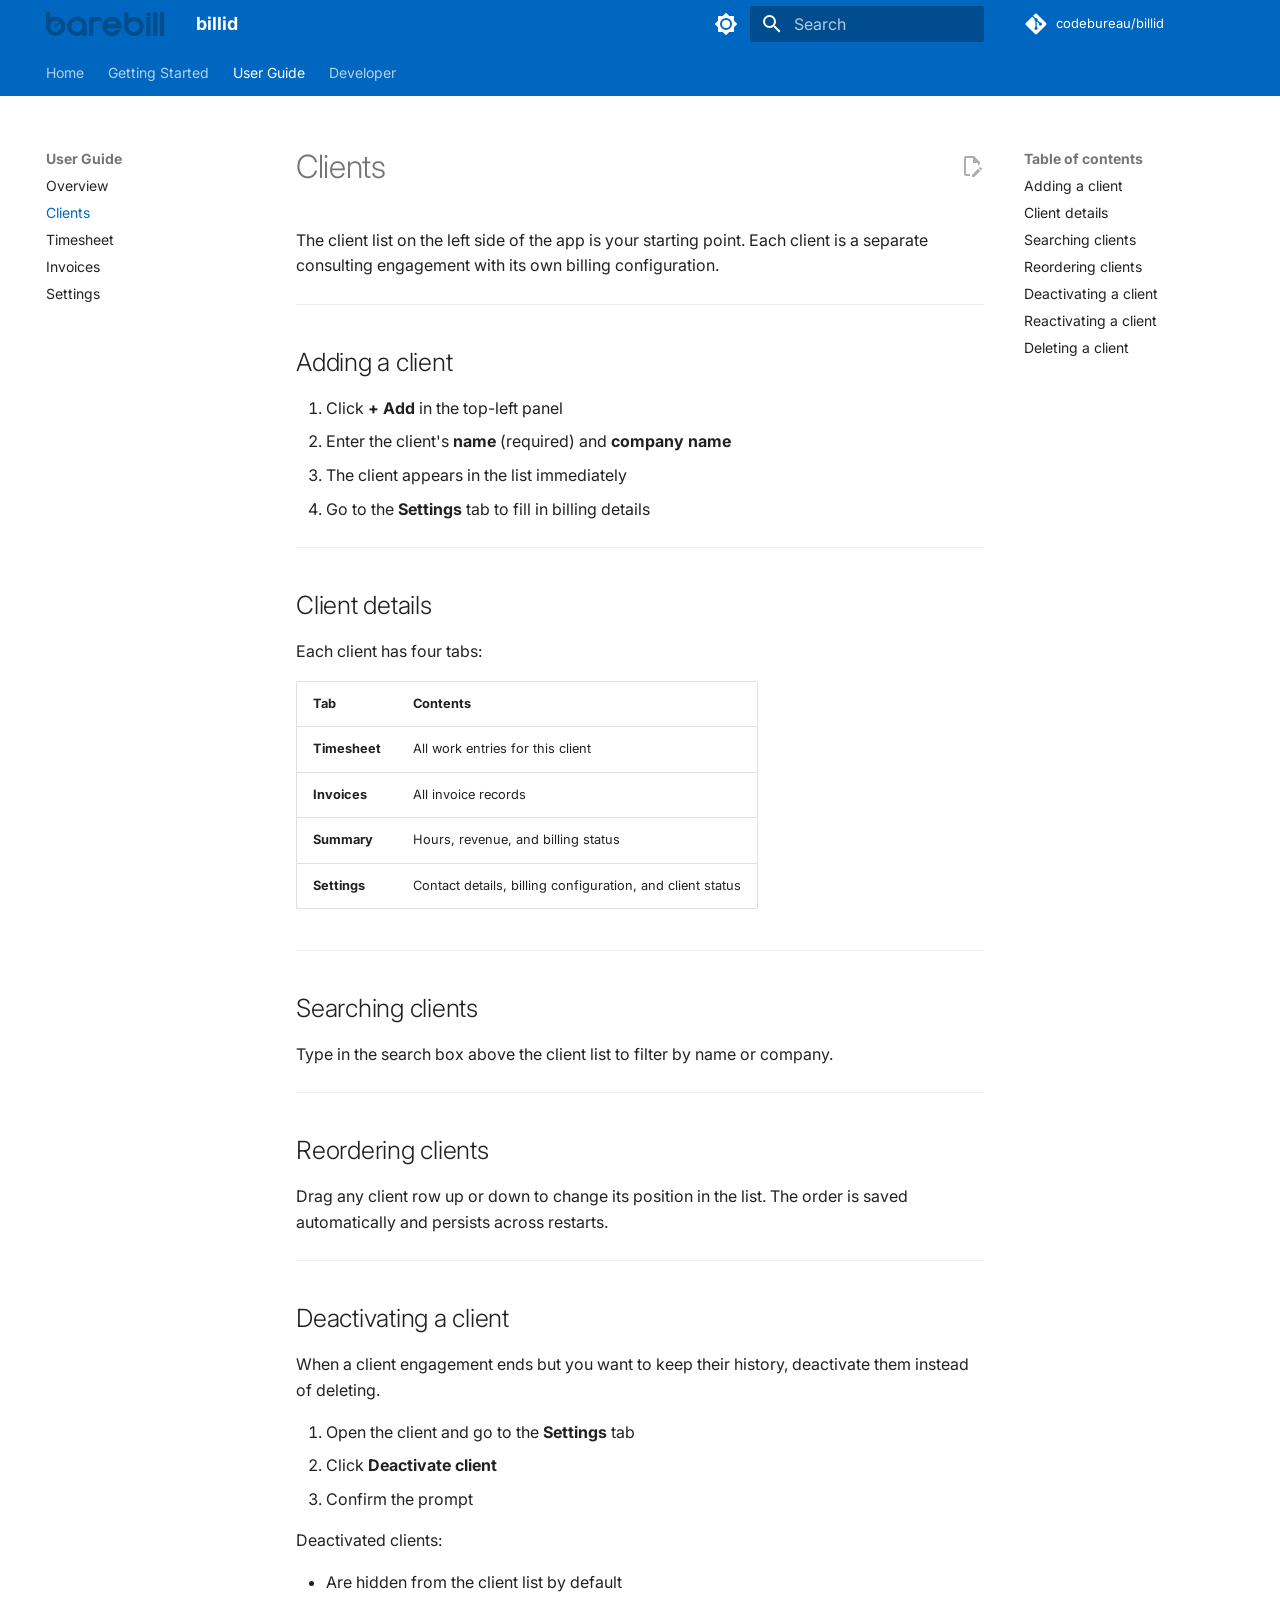
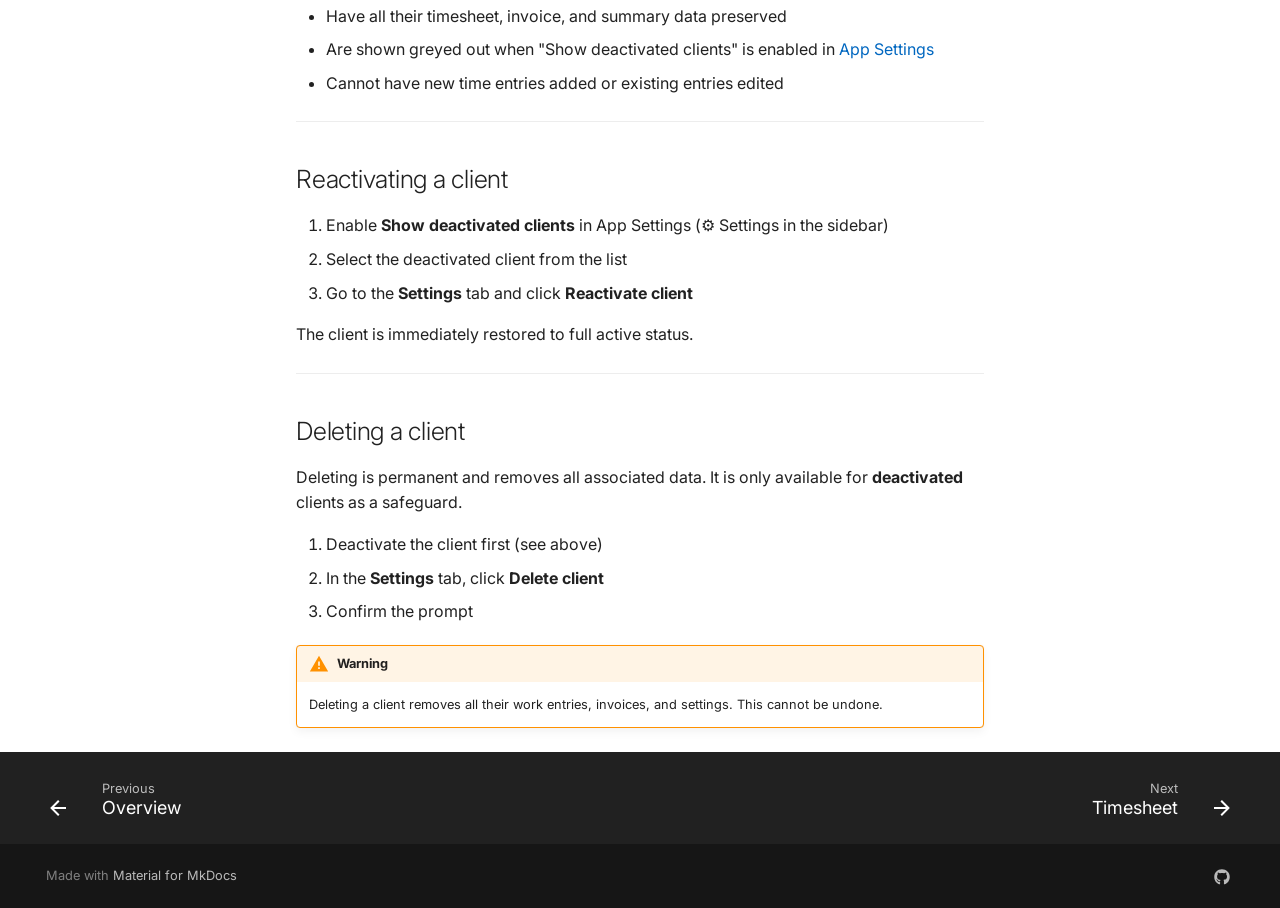
<file: user-guide/clients/index.html>
<!doctype html>
<html lang="en" class="no-js">
  <head>
    
      <meta charset="utf-8">
      <meta name="viewport" content="width=device-width,initial-scale=1">
      
        <meta name="description" content="Local-first time tracking and invoicing for solo consultants">
      
      
      
        <link rel="canonical" href="https://codebureau.github.io/billid/user-guide/clients/">
      
      
        <link rel="prev" href="../">
      
      
        <link rel="next" href="../timesheet/">
      
      
        
      
      
      <link rel="icon" href="../../assets/favicon.png">
      <meta name="generator" content="mkdocs-1.6.1, mkdocs-material-9.7.6">
    
    
      
        <title>Clients - billid</title>
      
    
    
      <link rel="stylesheet" href="../../assets/stylesheets/main.484c7ddc.min.css">
      
        
        <link rel="stylesheet" href="../../assets/stylesheets/palette.ab4e12ef.min.css">
      
      


    
    
      
    
    
      
        
        
        <link rel="preconnect" href="https://fonts.gstatic.com" crossorigin>
        <link rel="stylesheet" href="https://fonts.googleapis.com/css?family=Inter:300,300i,400,400i,700,700i%7CJetBrains+Mono:400,400i,700,700i&display=fallback">
        <style>:root{--md-text-font:"Inter";--md-code-font:"JetBrains Mono"}</style>
      
    
    
      <link rel="stylesheet" href="../../assets/theme.css">
    
    <script>__md_scope=new URL("../..",location),__md_hash=e=>[...e].reduce(((e,_)=>(e<<5)-e+_.charCodeAt(0)),0),__md_get=(e,_=localStorage,t=__md_scope)=>JSON.parse(_.getItem(t.pathname+"."+e)),__md_set=(e,_,t=localStorage,a=__md_scope)=>{try{t.setItem(a.pathname+"."+e,JSON.stringify(_))}catch(e){}}</script>
    
      

    
    
  </head>
  
  
    
    
      
    
    
    
    
    <body dir="ltr" data-md-color-scheme="default" data-md-color-primary="custom" data-md-color-accent="custom">
  
    
    <input class="md-toggle" data-md-toggle="drawer" type="checkbox" id="__drawer" autocomplete="off">
    <input class="md-toggle" data-md-toggle="search" type="checkbox" id="__search" autocomplete="off">
    <label class="md-overlay" for="__drawer"></label>
    <div data-md-component="skip">
      
        
        <a href="#clients" class="md-skip">
          Skip to content
        </a>
      
    </div>
    <div data-md-component="announce">
      
    </div>
    
    
      

<header class="md-header" data-md-component="header">
  <nav class="md-header__inner md-grid" aria-label="Header">
    <a href="../.." title="billid" class="md-header__button md-logo" aria-label="billid" data-md-component="logo">
      
  <img src="../../assets/logo.png" alt="logo">

    </a>
    <label class="md-header__button md-icon" for="__drawer">
      
      <svg xmlns="http://www.w3.org/2000/svg" viewBox="0 0 24 24"><path d="M3 6h18v2H3zm0 5h18v2H3zm0 5h18v2H3z"/></svg>
    </label>
    <div class="md-header__title" data-md-component="header-title">
      <div class="md-header__ellipsis">
        <div class="md-header__topic">
          <span class="md-ellipsis">
            billid
          </span>
        </div>
        <div class="md-header__topic" data-md-component="header-topic">
          <span class="md-ellipsis">
            
              Clients
            
          </span>
        </div>
      </div>
    </div>
    
      
        <form class="md-header__option" data-md-component="palette">
  
    
    
    
    <input class="md-option" data-md-color-media="" data-md-color-scheme="default" data-md-color-primary="custom" data-md-color-accent="custom"  aria-label="Switch to dark mode"  type="radio" name="__palette" id="__palette_0">
    
      <label class="md-header__button md-icon" title="Switch to dark mode" for="__palette_1" hidden>
        <svg xmlns="http://www.w3.org/2000/svg" viewBox="0 0 24 24"><path d="M12 8a4 4 0 0 0-4 4 4 4 0 0 0 4 4 4 4 0 0 0 4-4 4 4 0 0 0-4-4m0 10a6 6 0 0 1-6-6 6 6 0 0 1 6-6 6 6 0 0 1 6 6 6 6 0 0 1-6 6m8-9.31V4h-4.69L12 .69 8.69 4H4v4.69L.69 12 4 15.31V20h4.69L12 23.31 15.31 20H20v-4.69L23.31 12z"/></svg>
      </label>
    
  
    
    
    
    <input class="md-option" data-md-color-media="" data-md-color-scheme="slate" data-md-color-primary="custom" data-md-color-accent="custom"  aria-label="Switch to light mode"  type="radio" name="__palette" id="__palette_1">
    
      <label class="md-header__button md-icon" title="Switch to light mode" for="__palette_0" hidden>
        <svg xmlns="http://www.w3.org/2000/svg" viewBox="0 0 24 24"><path d="M12 18c-.89 0-1.74-.2-2.5-.55C11.56 16.5 13 14.42 13 12s-1.44-4.5-3.5-5.45C10.26 6.2 11.11 6 12 6a6 6 0 0 1 6 6 6 6 0 0 1-6 6m8-9.31V4h-4.69L12 .69 8.69 4H4v4.69L.69 12 4 15.31V20h4.69L12 23.31 15.31 20H20v-4.69L23.31 12z"/></svg>
      </label>
    
  
</form>
      
    
    
      <script>var palette=__md_get("__palette");if(palette&&palette.color){if("(prefers-color-scheme)"===palette.color.media){var media=matchMedia("(prefers-color-scheme: light)"),input=document.querySelector(media.matches?"[data-md-color-media='(prefers-color-scheme: light)']":"[data-md-color-media='(prefers-color-scheme: dark)']");palette.color.media=input.getAttribute("data-md-color-media"),palette.color.scheme=input.getAttribute("data-md-color-scheme"),palette.color.primary=input.getAttribute("data-md-color-primary"),palette.color.accent=input.getAttribute("data-md-color-accent")}for(var[key,value]of Object.entries(palette.color))document.body.setAttribute("data-md-color-"+key,value)}</script>
    
    
    
      
      
        <label class="md-header__button md-icon" for="__search">
          
          <svg xmlns="http://www.w3.org/2000/svg" viewBox="0 0 24 24"><path d="M9.5 3A6.5 6.5 0 0 1 16 9.5c0 1.61-.59 3.09-1.56 4.23l.27.27h.79l5 5-1.5 1.5-5-5v-.79l-.27-.27A6.52 6.52 0 0 1 9.5 16 6.5 6.5 0 0 1 3 9.5 6.5 6.5 0 0 1 9.5 3m0 2C7 5 5 7 5 9.5S7 14 9.5 14 14 12 14 9.5 12 5 9.5 5"/></svg>
        </label>
        <div class="md-search" data-md-component="search" role="dialog">
  <label class="md-search__overlay" for="__search"></label>
  <div class="md-search__inner" role="search">
    <form class="md-search__form" name="search">
      <input type="text" class="md-search__input" name="query" aria-label="Search" placeholder="Search" autocapitalize="off" autocorrect="off" autocomplete="off" spellcheck="false" data-md-component="search-query" required>
      <label class="md-search__icon md-icon" for="__search">
        
        <svg xmlns="http://www.w3.org/2000/svg" viewBox="0 0 24 24"><path d="M9.5 3A6.5 6.5 0 0 1 16 9.5c0 1.61-.59 3.09-1.56 4.23l.27.27h.79l5 5-1.5 1.5-5-5v-.79l-.27-.27A6.52 6.52 0 0 1 9.5 16 6.5 6.5 0 0 1 3 9.5 6.5 6.5 0 0 1 9.5 3m0 2C7 5 5 7 5 9.5S7 14 9.5 14 14 12 14 9.5 12 5 9.5 5"/></svg>
        
        <svg xmlns="http://www.w3.org/2000/svg" viewBox="0 0 24 24"><path d="M20 11v2H8l5.5 5.5-1.42 1.42L4.16 12l7.92-7.92L13.5 5.5 8 11z"/></svg>
      </label>
      <nav class="md-search__options" aria-label="Search">
        
        <button type="reset" class="md-search__icon md-icon" title="Clear" aria-label="Clear" tabindex="-1">
          
          <svg xmlns="http://www.w3.org/2000/svg" viewBox="0 0 24 24"><path d="M19 6.41 17.59 5 12 10.59 6.41 5 5 6.41 10.59 12 5 17.59 6.41 19 12 13.41 17.59 19 19 17.59 13.41 12z"/></svg>
        </button>
      </nav>
      
        <div class="md-search__suggest" data-md-component="search-suggest"></div>
      
    </form>
    <div class="md-search__output">
      <div class="md-search__scrollwrap" tabindex="0" data-md-scrollfix>
        <div class="md-search-result" data-md-component="search-result">
          <div class="md-search-result__meta">
            Initializing search
          </div>
          <ol class="md-search-result__list" role="presentation"></ol>
        </div>
      </div>
    </div>
  </div>
</div>
      
    
    
      <div class="md-header__source">
        <a href="https://github.com/codebureau/billid" title="Go to repository" class="md-source" data-md-component="source">
  <div class="md-source__icon md-icon">
    
    <svg xmlns="http://www.w3.org/2000/svg" viewBox="0 0 448 512"><!--! Font Awesome Free 7.1.0 by @fontawesome - https://fontawesome.com License - https://fontawesome.com/license/free (Icons: CC BY 4.0, Fonts: SIL OFL 1.1, Code: MIT License) Copyright 2025 Fonticons, Inc.--><path d="M439.6 236.1 244 40.5c-5.4-5.5-12.8-8.5-20.4-8.5s-15 3-20.4 8.4L162.5 81l51.5 51.5c27.1-9.1 52.7 16.8 43.4 43.7l49.7 49.7c34.2-11.8 61.2 31 35.5 56.7-26.5 26.5-70.2-2.9-56-37.3L240.3 199v121.9c25.3 12.5 22.3 41.8 9.1 55-6.4 6.4-15.2 10.1-24.3 10.1s-17.8-3.6-24.3-10.1c-17.6-17.6-11.1-46.9 11.2-56v-123c-20.8-8.5-24.6-30.7-18.6-45L142.6 101 8.5 235.1C3 240.6 0 247.9 0 255.5s3 15 8.5 20.4l195.6 195.7c5.4 5.4 12.7 8.4 20.4 8.4s15-3 20.4-8.4l194.7-194.7c5.4-5.4 8.4-12.8 8.4-20.4s-3-15-8.4-20.4"/></svg>
  </div>
  <div class="md-source__repository">
    codebureau/billid
  </div>
</a>
      </div>
    
  </nav>
  
</header>
    
    <div class="md-container" data-md-component="container">
      
      
        
          
            
<nav class="md-tabs" aria-label="Tabs" data-md-component="tabs">
  <div class="md-grid">
    <ul class="md-tabs__list">
      
        
  
  
  
  
    <li class="md-tabs__item">
      <a href="../.." class="md-tabs__link">
        
  
  
    
  
  Home

      </a>
    </li>
  

      
        
  
  
  
  
    <li class="md-tabs__item">
      <a href="../../getting-started/" class="md-tabs__link">
        
  
  
    
  
  Getting Started

      </a>
    </li>
  

      
        
  
  
  
    
  
  
    
    
      <li class="md-tabs__item md-tabs__item--active">
        <a href="../" class="md-tabs__link">
          
  
  
  User Guide

        </a>
      </li>
    
  

      
        
  
  
  
  
    
    
      <li class="md-tabs__item">
        <a href="../../developer/architecture/" class="md-tabs__link">
          
  
  
  Developer

        </a>
      </li>
    
  

      
    </ul>
  </div>
</nav>
          
        
      
      <main class="md-main" data-md-component="main">
        <div class="md-main__inner md-grid">
          
            
              
              <div class="md-sidebar md-sidebar--primary" data-md-component="sidebar" data-md-type="navigation" >
                <div class="md-sidebar__scrollwrap">
                  <div class="md-sidebar__inner">
                    


  


<nav class="md-nav md-nav--primary md-nav--lifted" aria-label="Navigation" data-md-level="0">
  <label class="md-nav__title" for="__drawer">
    <a href="../.." title="billid" class="md-nav__button md-logo" aria-label="billid" data-md-component="logo">
      
  <img src="../../assets/logo.png" alt="logo">

    </a>
    billid
  </label>
  
    <div class="md-nav__source">
      <a href="https://github.com/codebureau/billid" title="Go to repository" class="md-source" data-md-component="source">
  <div class="md-source__icon md-icon">
    
    <svg xmlns="http://www.w3.org/2000/svg" viewBox="0 0 448 512"><!--! Font Awesome Free 7.1.0 by @fontawesome - https://fontawesome.com License - https://fontawesome.com/license/free (Icons: CC BY 4.0, Fonts: SIL OFL 1.1, Code: MIT License) Copyright 2025 Fonticons, Inc.--><path d="M439.6 236.1 244 40.5c-5.4-5.5-12.8-8.5-20.4-8.5s-15 3-20.4 8.4L162.5 81l51.5 51.5c27.1-9.1 52.7 16.8 43.4 43.7l49.7 49.7c34.2-11.8 61.2 31 35.5 56.7-26.5 26.5-70.2-2.9-56-37.3L240.3 199v121.9c25.3 12.5 22.3 41.8 9.1 55-6.4 6.4-15.2 10.1-24.3 10.1s-17.8-3.6-24.3-10.1c-17.6-17.6-11.1-46.9 11.2-56v-123c-20.8-8.5-24.6-30.7-18.6-45L142.6 101 8.5 235.1C3 240.6 0 247.9 0 255.5s3 15 8.5 20.4l195.6 195.7c5.4 5.4 12.7 8.4 20.4 8.4s15-3 20.4-8.4l194.7-194.7c5.4-5.4 8.4-12.8 8.4-20.4s-3-15-8.4-20.4"/></svg>
  </div>
  <div class="md-source__repository">
    codebureau/billid
  </div>
</a>
    </div>
  
  <ul class="md-nav__list" data-md-scrollfix>
    
      
      
  
  
  
  
    <li class="md-nav__item">
      <a href="../.." class="md-nav__link">
        
  
  
  <span class="md-ellipsis">
    
  
    Home
  

    
  </span>
  
  

      </a>
    </li>
  

    
      
      
  
  
  
  
    <li class="md-nav__item">
      <a href="../../getting-started/" class="md-nav__link">
        
  
  
  <span class="md-ellipsis">
    
  
    Getting Started
  

    
  </span>
  
  

      </a>
    </li>
  

    
      
      
  
  
    
  
  
  
    
    
    
    
      
        
        
      
      
        
      
    
    
    <li class="md-nav__item md-nav__item--active md-nav__item--section md-nav__item--nested">
      
        
        
        <input class="md-nav__toggle md-toggle " type="checkbox" id="__nav_3" checked>
        
          
          <label class="md-nav__link" for="__nav_3" id="__nav_3_label" tabindex="">
            
  
  
  <span class="md-ellipsis">
    
  
    User Guide
  

    
  </span>
  
  

            <span class="md-nav__icon md-icon"></span>
          </label>
        
        <nav class="md-nav" data-md-level="1" aria-labelledby="__nav_3_label" aria-expanded="true">
          <label class="md-nav__title" for="__nav_3">
            <span class="md-nav__icon md-icon"></span>
            
  
    User Guide
  

          </label>
          <ul class="md-nav__list" data-md-scrollfix>
            
              
                
  
  
  
  
    <li class="md-nav__item">
      <a href="../" class="md-nav__link">
        
  
  
  <span class="md-ellipsis">
    
  
    Overview
  

    
  </span>
  
  

      </a>
    </li>
  

              
            
              
                
  
  
    
  
  
  
    <li class="md-nav__item md-nav__item--active">
      
      <input class="md-nav__toggle md-toggle" type="checkbox" id="__toc">
      
      
        
      
      
        <label class="md-nav__link md-nav__link--active" for="__toc">
          
  
  
  <span class="md-ellipsis">
    
  
    Clients
  

    
  </span>
  
  

          <span class="md-nav__icon md-icon"></span>
        </label>
      
      <a href="./" class="md-nav__link md-nav__link--active">
        
  
  
  <span class="md-ellipsis">
    
  
    Clients
  

    
  </span>
  
  

      </a>
      
        

<nav class="md-nav md-nav--secondary" aria-label="Table of contents">
  
  
  
    
  
  
    <label class="md-nav__title" for="__toc">
      <span class="md-nav__icon md-icon"></span>
      Table of contents
    </label>
    <ul class="md-nav__list" data-md-component="toc" data-md-scrollfix>
      
        <li class="md-nav__item">
  <a href="#adding-a-client" class="md-nav__link">
    <span class="md-ellipsis">
      
        Adding a client
      
    </span>
  </a>
  
</li>
      
        <li class="md-nav__item">
  <a href="#client-details" class="md-nav__link">
    <span class="md-ellipsis">
      
        Client details
      
    </span>
  </a>
  
</li>
      
        <li class="md-nav__item">
  <a href="#searching-clients" class="md-nav__link">
    <span class="md-ellipsis">
      
        Searching clients
      
    </span>
  </a>
  
</li>
      
        <li class="md-nav__item">
  <a href="#reordering-clients" class="md-nav__link">
    <span class="md-ellipsis">
      
        Reordering clients
      
    </span>
  </a>
  
</li>
      
        <li class="md-nav__item">
  <a href="#deactivating-a-client" class="md-nav__link">
    <span class="md-ellipsis">
      
        Deactivating a client
      
    </span>
  </a>
  
</li>
      
        <li class="md-nav__item">
  <a href="#reactivating-a-client" class="md-nav__link">
    <span class="md-ellipsis">
      
        Reactivating a client
      
    </span>
  </a>
  
</li>
      
        <li class="md-nav__item">
  <a href="#deleting-a-client" class="md-nav__link">
    <span class="md-ellipsis">
      
        Deleting a client
      
    </span>
  </a>
  
</li>
      
    </ul>
  
</nav>
      
    </li>
  

              
            
              
                
  
  
  
  
    <li class="md-nav__item">
      <a href="../timesheet/" class="md-nav__link">
        
  
  
  <span class="md-ellipsis">
    
  
    Timesheet
  

    
  </span>
  
  

      </a>
    </li>
  

              
            
              
                
  
  
  
  
    <li class="md-nav__item">
      <a href="../invoices/" class="md-nav__link">
        
  
  
  <span class="md-ellipsis">
    
  
    Invoices
  

    
  </span>
  
  

      </a>
    </li>
  

              
            
              
                
  
  
  
  
    <li class="md-nav__item">
      <a href="../settings/" class="md-nav__link">
        
  
  
  <span class="md-ellipsis">
    
  
    Settings
  

    
  </span>
  
  

      </a>
    </li>
  

              
            
          </ul>
        </nav>
      
    </li>
  

    
      
      
  
  
  
  
    
    
    
    
      
      
        
      
    
    
    <li class="md-nav__item md-nav__item--nested">
      
        
        
        <input class="md-nav__toggle md-toggle " type="checkbox" id="__nav_4" >
        
          
          <label class="md-nav__link" for="__nav_4" id="__nav_4_label" tabindex="0">
            
  
  
  <span class="md-ellipsis">
    
  
    Developer
  

    
  </span>
  
  

            <span class="md-nav__icon md-icon"></span>
          </label>
        
        <nav class="md-nav" data-md-level="1" aria-labelledby="__nav_4_label" aria-expanded="false">
          <label class="md-nav__title" for="__nav_4">
            <span class="md-nav__icon md-icon"></span>
            
  
    Developer
  

          </label>
          <ul class="md-nav__list" data-md-scrollfix>
            
              
                
  
  
  
  
    <li class="md-nav__item">
      <a href="../../developer/architecture/" class="md-nav__link">
        
  
  
  <span class="md-ellipsis">
    
  
    Architecture
  

    
  </span>
  
  

      </a>
    </li>
  

              
            
              
                
  
  
  
  
    <li class="md-nav__item">
      <a href="../../developer/contributing/" class="md-nav__link">
        
  
  
  <span class="md-ellipsis">
    
  
    Contributing
  

    
  </span>
  
  

      </a>
    </li>
  

              
            
              
                
  
  
  
  
    <li class="md-nav__item">
      <a href="../../developer/releasing/" class="md-nav__link">
        
  
  
  <span class="md-ellipsis">
    
  
    Releasing
  

    
  </span>
  
  

      </a>
    </li>
  

              
            
              
                
  
  
  
  
    <li class="md-nav__item">
      <a href="../../developer/keyboard-shortcuts/" class="md-nav__link">
        
  
  
  <span class="md-ellipsis">
    
  
    Keyboard Shortcuts
  

    
  </span>
  
  

      </a>
    </li>
  

              
            
          </ul>
        </nav>
      
    </li>
  

    
  </ul>
</nav>
                  </div>
                </div>
              </div>
            
            
              
              <div class="md-sidebar md-sidebar--secondary" data-md-component="sidebar" data-md-type="toc" >
                <div class="md-sidebar__scrollwrap">
                  <div class="md-sidebar__inner">
                    

<nav class="md-nav md-nav--secondary" aria-label="Table of contents">
  
  
  
    
  
  
    <label class="md-nav__title" for="__toc">
      <span class="md-nav__icon md-icon"></span>
      Table of contents
    </label>
    <ul class="md-nav__list" data-md-component="toc" data-md-scrollfix>
      
        <li class="md-nav__item">
  <a href="#adding-a-client" class="md-nav__link">
    <span class="md-ellipsis">
      
        Adding a client
      
    </span>
  </a>
  
</li>
      
        <li class="md-nav__item">
  <a href="#client-details" class="md-nav__link">
    <span class="md-ellipsis">
      
        Client details
      
    </span>
  </a>
  
</li>
      
        <li class="md-nav__item">
  <a href="#searching-clients" class="md-nav__link">
    <span class="md-ellipsis">
      
        Searching clients
      
    </span>
  </a>
  
</li>
      
        <li class="md-nav__item">
  <a href="#reordering-clients" class="md-nav__link">
    <span class="md-ellipsis">
      
        Reordering clients
      
    </span>
  </a>
  
</li>
      
        <li class="md-nav__item">
  <a href="#deactivating-a-client" class="md-nav__link">
    <span class="md-ellipsis">
      
        Deactivating a client
      
    </span>
  </a>
  
</li>
      
        <li class="md-nav__item">
  <a href="#reactivating-a-client" class="md-nav__link">
    <span class="md-ellipsis">
      
        Reactivating a client
      
    </span>
  </a>
  
</li>
      
        <li class="md-nav__item">
  <a href="#deleting-a-client" class="md-nav__link">
    <span class="md-ellipsis">
      
        Deleting a client
      
    </span>
  </a>
  
</li>
      
    </ul>
  
</nav>
                  </div>
                </div>
              </div>
            
          
          
            <div class="md-content" data-md-component="content">
              
              <article class="md-content__inner md-typeset">
                
                  


  
    <a href="https://github.com/codebureau/billid/edit/main/website/docs/user-guide/clients.md" title="Edit this page" class="md-content__button md-icon" rel="edit">
      
      <svg xmlns="http://www.w3.org/2000/svg" viewBox="0 0 24 24"><path d="M10 20H6V4h7v5h5v3.1l2-2V8l-6-6H6c-1.1 0-2 .9-2 2v16c0 1.1.9 2 2 2h4zm10.2-7c.1 0 .3.1.4.2l1.3 1.3c.2.2.2.6 0 .8l-1 1-2.1-2.1 1-1c.1-.1.2-.2.4-.2m0 3.9L14.1 23H12v-2.1l6.1-6.1z"/></svg>
    </a>
  
  


<h1 id="clients">Clients</h1>
<p>The client list on the left side of the app is your starting point. Each client is a separate consulting engagement with its own billing configuration.</p>
<hr />
<h2 id="adding-a-client">Adding a client</h2>
<ol>
<li>Click <strong>+ Add</strong> in the top-left panel</li>
<li>Enter the client's <strong>name</strong> (required) and <strong>company name</strong></li>
<li>The client appears in the list immediately</li>
<li>Go to the <strong>Settings</strong> tab to fill in billing details</li>
</ol>
<hr />
<h2 id="client-details">Client details</h2>
<p>Each client has four tabs:</p>
<table>
<thead>
<tr>
<th>Tab</th>
<th>Contents</th>
</tr>
</thead>
<tbody>
<tr>
<td><strong>Timesheet</strong></td>
<td>All work entries for this client</td>
</tr>
<tr>
<td><strong>Invoices</strong></td>
<td>All invoice records</td>
</tr>
<tr>
<td><strong>Summary</strong></td>
<td>Hours, revenue, and billing status</td>
</tr>
<tr>
<td><strong>Settings</strong></td>
<td>Contact details, billing configuration, and client status</td>
</tr>
</tbody>
</table>
<hr />
<h2 id="searching-clients">Searching clients</h2>
<p>Type in the search box above the client list to filter by name or company.</p>
<hr />
<h2 id="reordering-clients">Reordering clients</h2>
<p>Drag any client row up or down to change its position in the list. The order is saved automatically and persists across restarts.</p>
<hr />
<h2 id="deactivating-a-client">Deactivating a client</h2>
<p>When a client engagement ends but you want to keep their history, deactivate them instead of deleting.</p>
<ol>
<li>Open the client and go to the <strong>Settings</strong> tab</li>
<li>Click <strong>Deactivate client</strong></li>
<li>Confirm the prompt</li>
</ol>
<p>Deactivated clients:</p>
<ul>
<li>Are hidden from the client list by default</li>
<li>Have all their timesheet, invoice, and summary data preserved</li>
<li>Are shown greyed out when "Show deactivated clients" is enabled in <a href="../settings/#app-settings">App Settings</a></li>
<li>Cannot have new time entries added or existing entries edited</li>
</ul>
<hr />
<h2 id="reactivating-a-client">Reactivating a client</h2>
<ol>
<li>Enable <strong>Show deactivated clients</strong> in App Settings (⚙ Settings in the sidebar)</li>
<li>Select the deactivated client from the list</li>
<li>Go to the <strong>Settings</strong> tab and click <strong>Reactivate client</strong></li>
</ol>
<p>The client is immediately restored to full active status.</p>
<hr />
<h2 id="deleting-a-client">Deleting a client</h2>
<p>Deleting is permanent and removes all associated data. It is only available for <strong>deactivated</strong> clients as a safeguard.</p>
<ol>
<li>Deactivate the client first (see above)</li>
<li>In the <strong>Settings</strong> tab, click <strong>Delete client</strong></li>
<li>Confirm the prompt</li>
</ol>
<div class="admonition warning">
<p class="admonition-title">Warning</p>
<p>Deleting a client removes all their work entries, invoices, and settings. This cannot be undone.</p>
</div>












                
              </article>
            </div>
          
          
<script>var target=document.getElementById(location.hash.slice(1));target&&target.name&&(target.checked=target.name.startsWith("__tabbed_"))</script>
        </div>
        
          <button type="button" class="md-top md-icon" data-md-component="top" hidden>
  
  <svg xmlns="http://www.w3.org/2000/svg" viewBox="0 0 24 24"><path d="M13 20h-2V8l-5.5 5.5-1.42-1.42L12 4.16l7.92 7.92-1.42 1.42L13 8z"/></svg>
  Back to top
</button>
        
      </main>
      
        <footer class="md-footer">
  
    
      
      <nav class="md-footer__inner md-grid" aria-label="Footer" >
        
          
          <a href="../" class="md-footer__link md-footer__link--prev" aria-label="Previous: Overview">
            <div class="md-footer__button md-icon">
              
              <svg xmlns="http://www.w3.org/2000/svg" viewBox="0 0 24 24"><path d="M20 11v2H8l5.5 5.5-1.42 1.42L4.16 12l7.92-7.92L13.5 5.5 8 11z"/></svg>
            </div>
            <div class="md-footer__title">
              <span class="md-footer__direction">
                Previous
              </span>
              <div class="md-ellipsis">
                Overview
              </div>
            </div>
          </a>
        
        
          
          <a href="../timesheet/" class="md-footer__link md-footer__link--next" aria-label="Next: Timesheet">
            <div class="md-footer__title">
              <span class="md-footer__direction">
                Next
              </span>
              <div class="md-ellipsis">
                Timesheet
              </div>
            </div>
            <div class="md-footer__button md-icon">
              
              <svg xmlns="http://www.w3.org/2000/svg" viewBox="0 0 24 24"><path d="M4 11v2h12l-5.5 5.5 1.42 1.42L19.84 12l-7.92-7.92L10.5 5.5 16 11z"/></svg>
            </div>
          </a>
        
      </nav>
    
  
  <div class="md-footer-meta md-typeset">
    <div class="md-footer-meta__inner md-grid">
      <div class="md-copyright">
  
  
    Made with
    <a href="https://squidfunk.github.io/mkdocs-material/" target="_blank" rel="noopener">
      Material for MkDocs
    </a>
  
</div>
      
        
<div class="md-social">
  
    
    
    
    
      
      
    
    <a href="https://github.com/codebureau/billid" target="_blank" rel="noopener" title="github.com" class="md-social__link">
      <svg xmlns="http://www.w3.org/2000/svg" viewBox="0 0 512 512"><!--! Font Awesome Free 7.1.0 by @fontawesome - https://fontawesome.com License - https://fontawesome.com/license/free (Icons: CC BY 4.0, Fonts: SIL OFL 1.1, Code: MIT License) Copyright 2025 Fonticons, Inc.--><path d="M173.9 397.4c0 2-2.3 3.6-5.2 3.6-3.3.3-5.6-1.3-5.6-3.6 0-2 2.3-3.6 5.2-3.6 3-.3 5.6 1.3 5.6 3.6m-31.1-4.5c-.7 2 1.3 4.3 4.3 4.9 2.6 1 5.6 0 6.2-2s-1.3-4.3-4.3-5.2c-2.6-.7-5.5.3-6.2 2.3m44.2-1.7c-2.9.7-4.9 2.6-4.6 4.9.3 2 2.9 3.3 5.9 2.6 2.9-.7 4.9-2.6 4.6-4.6-.3-1.9-3-3.2-5.9-2.9M252.8 8C114.1 8 8 113.3 8 252c0 110.9 69.8 205.8 169.5 239.2 12.8 2.3 17.3-5.6 17.3-12.1 0-6.2-.3-40.4-.3-61.4 0 0-70 15-84.7-29.8 0 0-11.4-29.1-27.8-36.6 0 0-22.9-15.7 1.6-15.4 0 0 24.9 2 38.6 25.8 21.9 38.6 58.6 27.5 72.9 20.9 2.3-16 8.8-27.1 16-33.7-55.9-6.2-112.3-14.3-112.3-110.5 0-27.5 7.6-41.3 23.6-58.9-2.6-6.5-11.1-33.3 2.6-67.9 20.9-6.5 69 27 69 27 20-5.6 41.5-8.5 62.8-8.5s42.8 2.9 62.8 8.5c0 0 48.1-33.6 69-27 13.7 34.7 5.2 61.4 2.6 67.9 16 17.7 25.8 31.5 25.8 58.9 0 96.5-58.9 104.2-114.8 110.5 9.2 7.9 17 22.9 17 46.4 0 33.7-.3 75.4-.3 83.6 0 6.5 4.6 14.4 17.3 12.1C436.2 457.8 504 362.9 504 252 504 113.3 391.5 8 252.8 8M105.2 352.9c-1.3 1-1 3.3.7 5.2 1.6 1.6 3.9 2.3 5.2 1 1.3-1 1-3.3-.7-5.2-1.6-1.6-3.9-2.3-5.2-1m-10.8-8.1c-.7 1.3.3 2.9 2.3 3.9 1.6 1 3.6.7 4.3-.7.7-1.3-.3-2.9-2.3-3.9-2-.6-3.6-.3-4.3.7m32.4 35.6c-1.6 1.3-1 4.3 1.3 6.2 2.3 2.3 5.2 2.6 6.5 1 1.3-1.3.7-4.3-1.3-6.2-2.2-2.3-5.2-2.6-6.5-1m-11.4-14.7c-1.6 1-1.6 3.6 0 5.9s4.3 3.3 5.6 2.3c1.6-1.3 1.6-3.9 0-6.2-1.4-2.3-4-3.3-5.6-2"/></svg>
    </a>
  
</div>
      
    </div>
  </div>
</footer>
      
    </div>
    <div class="md-dialog" data-md-component="dialog">
      <div class="md-dialog__inner md-typeset"></div>
    </div>
    
    
    
      
      
      <script id="__config" type="application/json">{"annotate": null, "base": "../..", "features": ["navigation.tabs", "navigation.sections", "navigation.top", "navigation.footer", "search.highlight", "search.suggest", "content.action.edit", "content.code.copy"], "search": "../../assets/javascripts/workers/search.2c215733.min.js", "tags": null, "translations": {"clipboard.copied": "Copied to clipboard", "clipboard.copy": "Copy to clipboard", "search.result.more.one": "1 more on this page", "search.result.more.other": "# more on this page", "search.result.none": "No matching documents", "search.result.one": "1 matching document", "search.result.other": "# matching documents", "search.result.placeholder": "Type to start searching", "search.result.term.missing": "Missing", "select.version": "Select version"}, "version": null}</script>
    
    
      <script src="../../assets/javascripts/bundle.79ae519e.min.js"></script>
      
    
  </body>
</html>
</file>
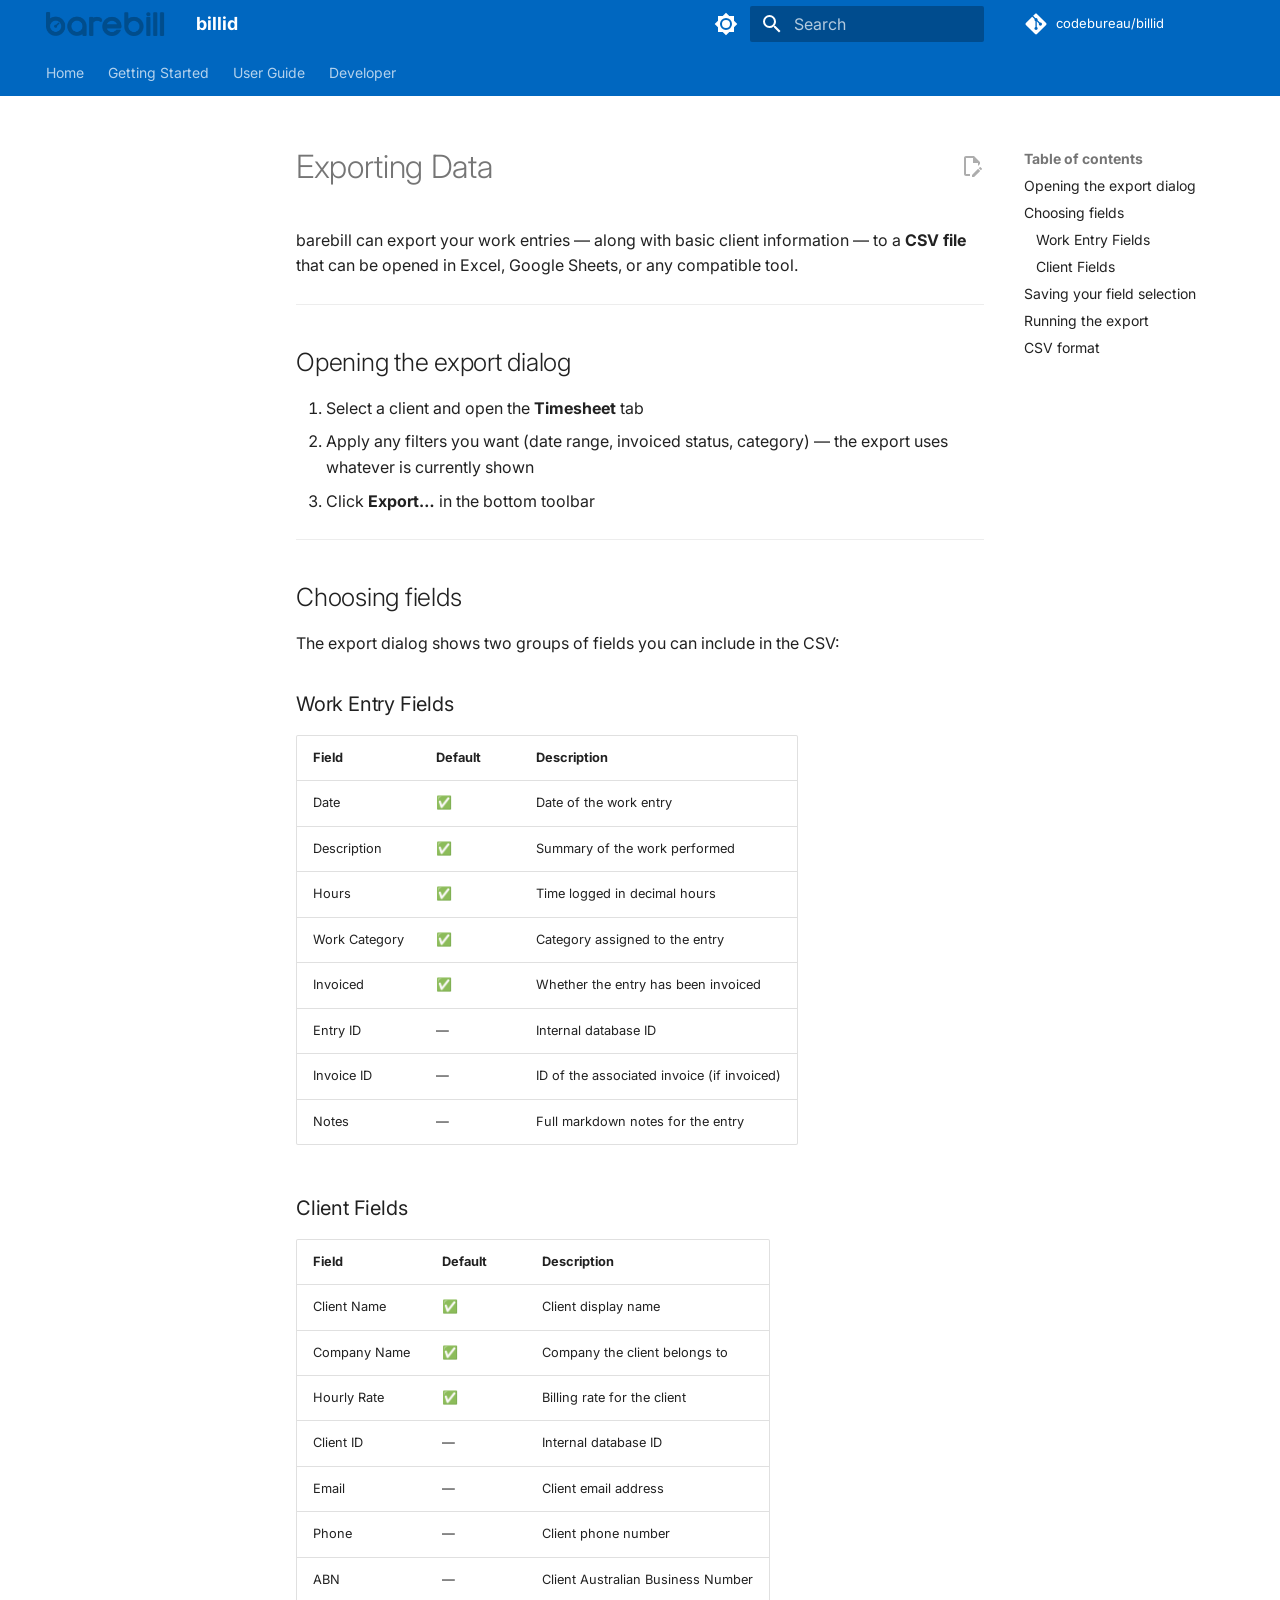
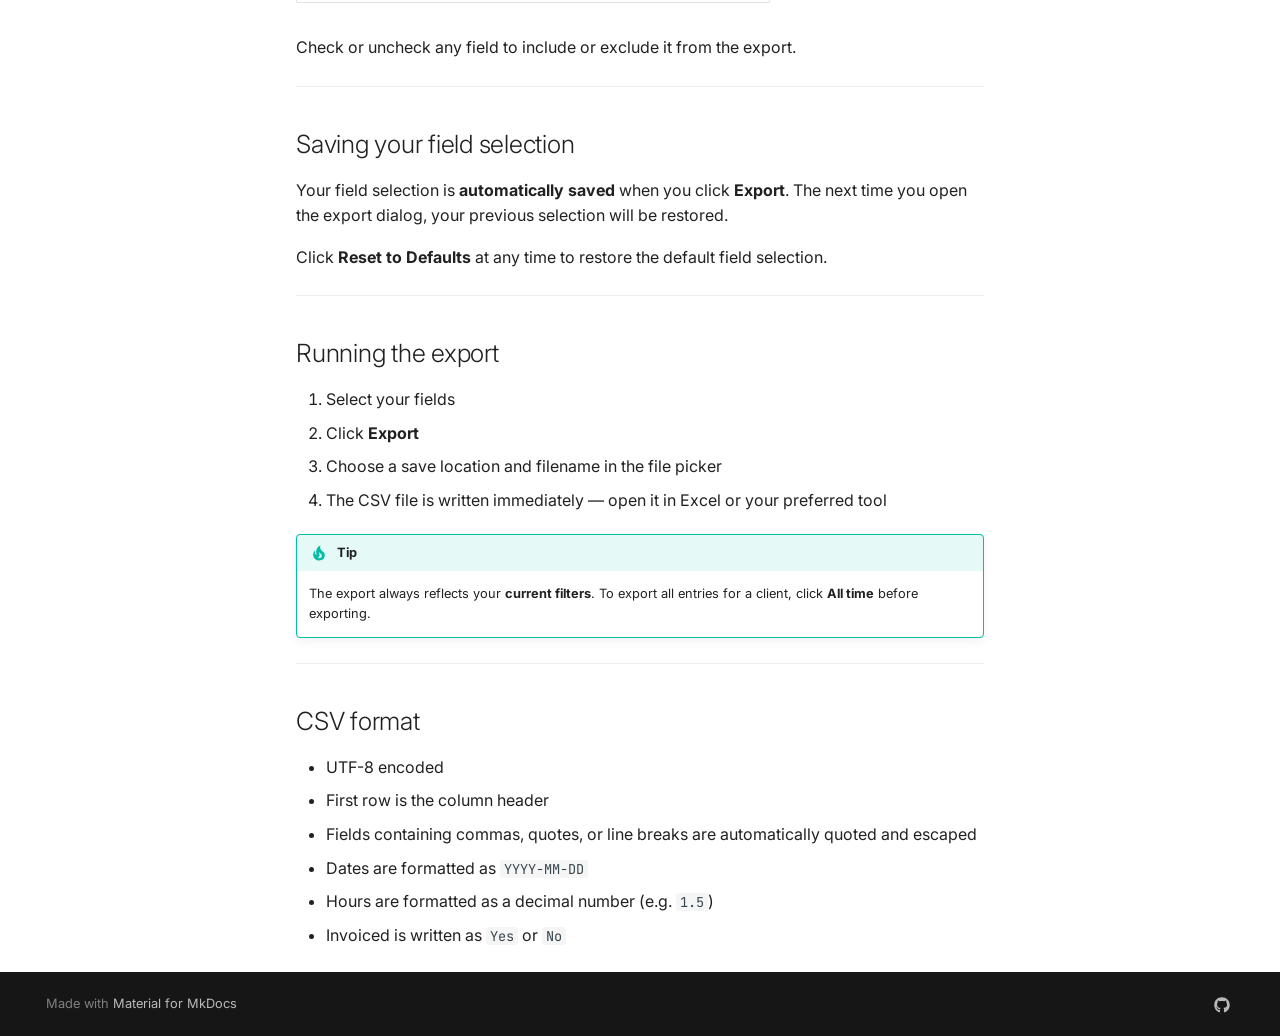
<file: user-guide/export/index.html>
<!doctype html>
<html lang="en" class="no-js">
  <head>
    
      <meta charset="utf-8">
      <meta name="viewport" content="width=device-width,initial-scale=1">
      
        <meta name="description" content="Local-first time tracking and invoicing for solo consultants">
      
      
      
        <link rel="canonical" href="https://codebureau.github.io/billid/user-guide/export/">
      
      
      
      
        
      
      
      <link rel="icon" href="../../assets/favicon.png">
      <meta name="generator" content="mkdocs-1.6.1, mkdocs-material-9.7.6">
    
    
      
        <title>Exporting Data - billid</title>
      
    
    
      <link rel="stylesheet" href="../../assets/stylesheets/main.484c7ddc.min.css">
      
        
        <link rel="stylesheet" href="../../assets/stylesheets/palette.ab4e12ef.min.css">
      
      


    
    
      
    
    
      
        
        
        <link rel="preconnect" href="https://fonts.gstatic.com" crossorigin>
        <link rel="stylesheet" href="https://fonts.googleapis.com/css?family=Inter:300,300i,400,400i,700,700i%7CJetBrains+Mono:400,400i,700,700i&display=fallback">
        <style>:root{--md-text-font:"Inter";--md-code-font:"JetBrains Mono"}</style>
      
    
    
      <link rel="stylesheet" href="../../assets/theme.css">
    
    <script>__md_scope=new URL("../..",location),__md_hash=e=>[...e].reduce(((e,_)=>(e<<5)-e+_.charCodeAt(0)),0),__md_get=(e,_=localStorage,t=__md_scope)=>JSON.parse(_.getItem(t.pathname+"."+e)),__md_set=(e,_,t=localStorage,a=__md_scope)=>{try{t.setItem(a.pathname+"."+e,JSON.stringify(_))}catch(e){}}</script>
    
      

    
    
  </head>
  
  
    
    
      
    
    
    
    
    <body dir="ltr" data-md-color-scheme="default" data-md-color-primary="custom" data-md-color-accent="custom">
  
    
    <input class="md-toggle" data-md-toggle="drawer" type="checkbox" id="__drawer" autocomplete="off">
    <input class="md-toggle" data-md-toggle="search" type="checkbox" id="__search" autocomplete="off">
    <label class="md-overlay" for="__drawer"></label>
    <div data-md-component="skip">
      
        
        <a href="#exporting-data" class="md-skip">
          Skip to content
        </a>
      
    </div>
    <div data-md-component="announce">
      
    </div>
    
    
      

<header class="md-header" data-md-component="header">
  <nav class="md-header__inner md-grid" aria-label="Header">
    <a href="../.." title="billid" class="md-header__button md-logo" aria-label="billid" data-md-component="logo">
      
  <img src="../../assets/logo.png" alt="logo">

    </a>
    <label class="md-header__button md-icon" for="__drawer">
      
      <svg xmlns="http://www.w3.org/2000/svg" viewBox="0 0 24 24"><path d="M3 6h18v2H3zm0 5h18v2H3zm0 5h18v2H3z"/></svg>
    </label>
    <div class="md-header__title" data-md-component="header-title">
      <div class="md-header__ellipsis">
        <div class="md-header__topic">
          <span class="md-ellipsis">
            billid
          </span>
        </div>
        <div class="md-header__topic" data-md-component="header-topic">
          <span class="md-ellipsis">
            
              Exporting Data
            
          </span>
        </div>
      </div>
    </div>
    
      
        <form class="md-header__option" data-md-component="palette">
  
    
    
    
    <input class="md-option" data-md-color-media="" data-md-color-scheme="default" data-md-color-primary="custom" data-md-color-accent="custom"  aria-label="Switch to dark mode"  type="radio" name="__palette" id="__palette_0">
    
      <label class="md-header__button md-icon" title="Switch to dark mode" for="__palette_1" hidden>
        <svg xmlns="http://www.w3.org/2000/svg" viewBox="0 0 24 24"><path d="M12 8a4 4 0 0 0-4 4 4 4 0 0 0 4 4 4 4 0 0 0 4-4 4 4 0 0 0-4-4m0 10a6 6 0 0 1-6-6 6 6 0 0 1 6-6 6 6 0 0 1 6 6 6 6 0 0 1-6 6m8-9.31V4h-4.69L12 .69 8.69 4H4v4.69L.69 12 4 15.31V20h4.69L12 23.31 15.31 20H20v-4.69L23.31 12z"/></svg>
      </label>
    
  
    
    
    
    <input class="md-option" data-md-color-media="" data-md-color-scheme="slate" data-md-color-primary="custom" data-md-color-accent="custom"  aria-label="Switch to light mode"  type="radio" name="__palette" id="__palette_1">
    
      <label class="md-header__button md-icon" title="Switch to light mode" for="__palette_0" hidden>
        <svg xmlns="http://www.w3.org/2000/svg" viewBox="0 0 24 24"><path d="M12 18c-.89 0-1.74-.2-2.5-.55C11.56 16.5 13 14.42 13 12s-1.44-4.5-3.5-5.45C10.26 6.2 11.11 6 12 6a6 6 0 0 1 6 6 6 6 0 0 1-6 6m8-9.31V4h-4.69L12 .69 8.69 4H4v4.69L.69 12 4 15.31V20h4.69L12 23.31 15.31 20H20v-4.69L23.31 12z"/></svg>
      </label>
    
  
</form>
      
    
    
      <script>var palette=__md_get("__palette");if(palette&&palette.color){if("(prefers-color-scheme)"===palette.color.media){var media=matchMedia("(prefers-color-scheme: light)"),input=document.querySelector(media.matches?"[data-md-color-media='(prefers-color-scheme: light)']":"[data-md-color-media='(prefers-color-scheme: dark)']");palette.color.media=input.getAttribute("data-md-color-media"),palette.color.scheme=input.getAttribute("data-md-color-scheme"),palette.color.primary=input.getAttribute("data-md-color-primary"),palette.color.accent=input.getAttribute("data-md-color-accent")}for(var[key,value]of Object.entries(palette.color))document.body.setAttribute("data-md-color-"+key,value)}</script>
    
    
    
      
      
        <label class="md-header__button md-icon" for="__search">
          
          <svg xmlns="http://www.w3.org/2000/svg" viewBox="0 0 24 24"><path d="M9.5 3A6.5 6.5 0 0 1 16 9.5c0 1.61-.59 3.09-1.56 4.23l.27.27h.79l5 5-1.5 1.5-5-5v-.79l-.27-.27A6.52 6.52 0 0 1 9.5 16 6.5 6.5 0 0 1 3 9.5 6.5 6.5 0 0 1 9.5 3m0 2C7 5 5 7 5 9.5S7 14 9.5 14 14 12 14 9.5 12 5 9.5 5"/></svg>
        </label>
        <div class="md-search" data-md-component="search" role="dialog">
  <label class="md-search__overlay" for="__search"></label>
  <div class="md-search__inner" role="search">
    <form class="md-search__form" name="search">
      <input type="text" class="md-search__input" name="query" aria-label="Search" placeholder="Search" autocapitalize="off" autocorrect="off" autocomplete="off" spellcheck="false" data-md-component="search-query" required>
      <label class="md-search__icon md-icon" for="__search">
        
        <svg xmlns="http://www.w3.org/2000/svg" viewBox="0 0 24 24"><path d="M9.5 3A6.5 6.5 0 0 1 16 9.5c0 1.61-.59 3.09-1.56 4.23l.27.27h.79l5 5-1.5 1.5-5-5v-.79l-.27-.27A6.52 6.52 0 0 1 9.5 16 6.5 6.5 0 0 1 3 9.5 6.5 6.5 0 0 1 9.5 3m0 2C7 5 5 7 5 9.5S7 14 9.5 14 14 12 14 9.5 12 5 9.5 5"/></svg>
        
        <svg xmlns="http://www.w3.org/2000/svg" viewBox="0 0 24 24"><path d="M20 11v2H8l5.5 5.5-1.42 1.42L4.16 12l7.92-7.92L13.5 5.5 8 11z"/></svg>
      </label>
      <nav class="md-search__options" aria-label="Search">
        
        <button type="reset" class="md-search__icon md-icon" title="Clear" aria-label="Clear" tabindex="-1">
          
          <svg xmlns="http://www.w3.org/2000/svg" viewBox="0 0 24 24"><path d="M19 6.41 17.59 5 12 10.59 6.41 5 5 6.41 10.59 12 5 17.59 6.41 19 12 13.41 17.59 19 19 17.59 13.41 12z"/></svg>
        </button>
      </nav>
      
        <div class="md-search__suggest" data-md-component="search-suggest"></div>
      
    </form>
    <div class="md-search__output">
      <div class="md-search__scrollwrap" tabindex="0" data-md-scrollfix>
        <div class="md-search-result" data-md-component="search-result">
          <div class="md-search-result__meta">
            Initializing search
          </div>
          <ol class="md-search-result__list" role="presentation"></ol>
        </div>
      </div>
    </div>
  </div>
</div>
      
    
    
      <div class="md-header__source">
        <a href="https://github.com/codebureau/billid" title="Go to repository" class="md-source" data-md-component="source">
  <div class="md-source__icon md-icon">
    
    <svg xmlns="http://www.w3.org/2000/svg" viewBox="0 0 448 512"><!--! Font Awesome Free 7.1.0 by @fontawesome - https://fontawesome.com License - https://fontawesome.com/license/free (Icons: CC BY 4.0, Fonts: SIL OFL 1.1, Code: MIT License) Copyright 2025 Fonticons, Inc.--><path d="M439.6 236.1 244 40.5c-5.4-5.5-12.8-8.5-20.4-8.5s-15 3-20.4 8.4L162.5 81l51.5 51.5c27.1-9.1 52.7 16.8 43.4 43.7l49.7 49.7c34.2-11.8 61.2 31 35.5 56.7-26.5 26.5-70.2-2.9-56-37.3L240.3 199v121.9c25.3 12.5 22.3 41.8 9.1 55-6.4 6.4-15.2 10.1-24.3 10.1s-17.8-3.6-24.3-10.1c-17.6-17.6-11.1-46.9 11.2-56v-123c-20.8-8.5-24.6-30.7-18.6-45L142.6 101 8.5 235.1C3 240.6 0 247.9 0 255.5s3 15 8.5 20.4l195.6 195.7c5.4 5.4 12.7 8.4 20.4 8.4s15-3 20.4-8.4l194.7-194.7c5.4-5.4 8.4-12.8 8.4-20.4s-3-15-8.4-20.4"/></svg>
  </div>
  <div class="md-source__repository">
    codebureau/billid
  </div>
</a>
      </div>
    
  </nav>
  
</header>
    
    <div class="md-container" data-md-component="container">
      
      
        
          
            
<nav class="md-tabs" aria-label="Tabs" data-md-component="tabs">
  <div class="md-grid">
    <ul class="md-tabs__list">
      
        
  
  
  
  
    <li class="md-tabs__item">
      <a href="../.." class="md-tabs__link">
        
  
  
    
  
  Home

      </a>
    </li>
  

      
        
  
  
  
  
    <li class="md-tabs__item">
      <a href="../../getting-started/" class="md-tabs__link">
        
  
  
    
  
  Getting Started

      </a>
    </li>
  

      
        
  
  
  
  
    
    
      <li class="md-tabs__item">
        <a href="../" class="md-tabs__link">
          
  
  
  User Guide

        </a>
      </li>
    
  

      
        
  
  
  
  
    
    
      <li class="md-tabs__item">
        <a href="../../developer/architecture/" class="md-tabs__link">
          
  
  
  Developer

        </a>
      </li>
    
  

      
    </ul>
  </div>
</nav>
          
        
      
      <main class="md-main" data-md-component="main">
        <div class="md-main__inner md-grid">
          
            
              
              <div class="md-sidebar md-sidebar--primary" data-md-component="sidebar" data-md-type="navigation" >
                <div class="md-sidebar__scrollwrap">
                  <div class="md-sidebar__inner">
                    


  


<nav class="md-nav md-nav--primary md-nav--lifted" aria-label="Navigation" data-md-level="0">
  <label class="md-nav__title" for="__drawer">
    <a href="../.." title="billid" class="md-nav__button md-logo" aria-label="billid" data-md-component="logo">
      
  <img src="../../assets/logo.png" alt="logo">

    </a>
    billid
  </label>
  
    <div class="md-nav__source">
      <a href="https://github.com/codebureau/billid" title="Go to repository" class="md-source" data-md-component="source">
  <div class="md-source__icon md-icon">
    
    <svg xmlns="http://www.w3.org/2000/svg" viewBox="0 0 448 512"><!--! Font Awesome Free 7.1.0 by @fontawesome - https://fontawesome.com License - https://fontawesome.com/license/free (Icons: CC BY 4.0, Fonts: SIL OFL 1.1, Code: MIT License) Copyright 2025 Fonticons, Inc.--><path d="M439.6 236.1 244 40.5c-5.4-5.5-12.8-8.5-20.4-8.5s-15 3-20.4 8.4L162.5 81l51.5 51.5c27.1-9.1 52.7 16.8 43.4 43.7l49.7 49.7c34.2-11.8 61.2 31 35.5 56.7-26.5 26.5-70.2-2.9-56-37.3L240.3 199v121.9c25.3 12.5 22.3 41.8 9.1 55-6.4 6.4-15.2 10.1-24.3 10.1s-17.8-3.6-24.3-10.1c-17.6-17.6-11.1-46.9 11.2-56v-123c-20.8-8.5-24.6-30.7-18.6-45L142.6 101 8.5 235.1C3 240.6 0 247.9 0 255.5s3 15 8.5 20.4l195.6 195.7c5.4 5.4 12.7 8.4 20.4 8.4s15-3 20.4-8.4l194.7-194.7c5.4-5.4 8.4-12.8 8.4-20.4s-3-15-8.4-20.4"/></svg>
  </div>
  <div class="md-source__repository">
    codebureau/billid
  </div>
</a>
    </div>
  
  <ul class="md-nav__list" data-md-scrollfix>
    
      
      
  
  
  
  
    <li class="md-nav__item">
      <a href="../.." class="md-nav__link">
        
  
  
  <span class="md-ellipsis">
    
  
    Home
  

    
  </span>
  
  

      </a>
    </li>
  

    
      
      
  
  
  
  
    <li class="md-nav__item">
      <a href="../../getting-started/" class="md-nav__link">
        
  
  
  <span class="md-ellipsis">
    
  
    Getting Started
  

    
  </span>
  
  

      </a>
    </li>
  

    
      
      
  
  
  
  
    
    
    
    
      
      
        
      
    
    
    <li class="md-nav__item md-nav__item--nested">
      
        
        
        <input class="md-nav__toggle md-toggle " type="checkbox" id="__nav_3" >
        
          
          <label class="md-nav__link" for="__nav_3" id="__nav_3_label" tabindex="0">
            
  
  
  <span class="md-ellipsis">
    
  
    User Guide
  

    
  </span>
  
  

            <span class="md-nav__icon md-icon"></span>
          </label>
        
        <nav class="md-nav" data-md-level="1" aria-labelledby="__nav_3_label" aria-expanded="false">
          <label class="md-nav__title" for="__nav_3">
            <span class="md-nav__icon md-icon"></span>
            
  
    User Guide
  

          </label>
          <ul class="md-nav__list" data-md-scrollfix>
            
              
                
  
  
  
  
    <li class="md-nav__item">
      <a href="../" class="md-nav__link">
        
  
  
  <span class="md-ellipsis">
    
  
    Overview
  

    
  </span>
  
  

      </a>
    </li>
  

              
            
              
                
  
  
  
  
    <li class="md-nav__item">
      <a href="../clients/" class="md-nav__link">
        
  
  
  <span class="md-ellipsis">
    
  
    Clients
  

    
  </span>
  
  

      </a>
    </li>
  

              
            
              
                
  
  
  
  
    <li class="md-nav__item">
      <a href="../timesheet/" class="md-nav__link">
        
  
  
  <span class="md-ellipsis">
    
  
    Timesheet
  

    
  </span>
  
  

      </a>
    </li>
  

              
            
              
                
  
  
  
  
    <li class="md-nav__item">
      <a href="../invoices/" class="md-nav__link">
        
  
  
  <span class="md-ellipsis">
    
  
    Invoices
  

    
  </span>
  
  

      </a>
    </li>
  

              
            
              
                
  
  
  
  
    <li class="md-nav__item">
      <a href="../settings/" class="md-nav__link">
        
  
  
  <span class="md-ellipsis">
    
  
    Settings
  

    
  </span>
  
  

      </a>
    </li>
  

              
            
          </ul>
        </nav>
      
    </li>
  

    
      
      
  
  
  
  
    
    
    
    
      
      
        
      
    
    
    <li class="md-nav__item md-nav__item--nested">
      
        
        
        <input class="md-nav__toggle md-toggle " type="checkbox" id="__nav_4" >
        
          
          <label class="md-nav__link" for="__nav_4" id="__nav_4_label" tabindex="0">
            
  
  
  <span class="md-ellipsis">
    
  
    Developer
  

    
  </span>
  
  

            <span class="md-nav__icon md-icon"></span>
          </label>
        
        <nav class="md-nav" data-md-level="1" aria-labelledby="__nav_4_label" aria-expanded="false">
          <label class="md-nav__title" for="__nav_4">
            <span class="md-nav__icon md-icon"></span>
            
  
    Developer
  

          </label>
          <ul class="md-nav__list" data-md-scrollfix>
            
              
                
  
  
  
  
    <li class="md-nav__item">
      <a href="../../developer/architecture/" class="md-nav__link">
        
  
  
  <span class="md-ellipsis">
    
  
    Architecture
  

    
  </span>
  
  

      </a>
    </li>
  

              
            
              
                
  
  
  
  
    <li class="md-nav__item">
      <a href="../../developer/contributing/" class="md-nav__link">
        
  
  
  <span class="md-ellipsis">
    
  
    Contributing
  

    
  </span>
  
  

      </a>
    </li>
  

              
            
              
                
  
  
  
  
    <li class="md-nav__item">
      <a href="../../developer/releasing/" class="md-nav__link">
        
  
  
  <span class="md-ellipsis">
    
  
    Releasing
  

    
  </span>
  
  

      </a>
    </li>
  

              
            
              
                
  
  
  
  
    <li class="md-nav__item">
      <a href="../../developer/keyboard-shortcuts/" class="md-nav__link">
        
  
  
  <span class="md-ellipsis">
    
  
    Keyboard Shortcuts
  

    
  </span>
  
  

      </a>
    </li>
  

              
            
          </ul>
        </nav>
      
    </li>
  

    
  </ul>
</nav>
                  </div>
                </div>
              </div>
            
            
              
              <div class="md-sidebar md-sidebar--secondary" data-md-component="sidebar" data-md-type="toc" >
                <div class="md-sidebar__scrollwrap">
                  <div class="md-sidebar__inner">
                    

<nav class="md-nav md-nav--secondary" aria-label="Table of contents">
  
  
  
    
  
  
    <label class="md-nav__title" for="__toc">
      <span class="md-nav__icon md-icon"></span>
      Table of contents
    </label>
    <ul class="md-nav__list" data-md-component="toc" data-md-scrollfix>
      
        <li class="md-nav__item">
  <a href="#opening-the-export-dialog" class="md-nav__link">
    <span class="md-ellipsis">
      
        Opening the export dialog
      
    </span>
  </a>
  
</li>
      
        <li class="md-nav__item">
  <a href="#choosing-fields" class="md-nav__link">
    <span class="md-ellipsis">
      
        Choosing fields
      
    </span>
  </a>
  
    <nav class="md-nav" aria-label="Choosing fields">
      <ul class="md-nav__list">
        
          <li class="md-nav__item">
  <a href="#work-entry-fields" class="md-nav__link">
    <span class="md-ellipsis">
      
        Work Entry Fields
      
    </span>
  </a>
  
</li>
        
          <li class="md-nav__item">
  <a href="#client-fields" class="md-nav__link">
    <span class="md-ellipsis">
      
        Client Fields
      
    </span>
  </a>
  
</li>
        
      </ul>
    </nav>
  
</li>
      
        <li class="md-nav__item">
  <a href="#saving-your-field-selection" class="md-nav__link">
    <span class="md-ellipsis">
      
        Saving your field selection
      
    </span>
  </a>
  
</li>
      
        <li class="md-nav__item">
  <a href="#running-the-export" class="md-nav__link">
    <span class="md-ellipsis">
      
        Running the export
      
    </span>
  </a>
  
</li>
      
        <li class="md-nav__item">
  <a href="#csv-format" class="md-nav__link">
    <span class="md-ellipsis">
      
        CSV format
      
    </span>
  </a>
  
</li>
      
    </ul>
  
</nav>
                  </div>
                </div>
              </div>
            
          
          
            <div class="md-content" data-md-component="content">
              
              <article class="md-content__inner md-typeset">
                
                  


  
    <a href="https://github.com/codebureau/billid/edit/main/website/docs/user-guide/export.md" title="Edit this page" class="md-content__button md-icon" rel="edit">
      
      <svg xmlns="http://www.w3.org/2000/svg" viewBox="0 0 24 24"><path d="M10 20H6V4h7v5h5v3.1l2-2V8l-6-6H6c-1.1 0-2 .9-2 2v16c0 1.1.9 2 2 2h4zm10.2-7c.1 0 .3.1.4.2l1.3 1.3c.2.2.2.6 0 .8l-1 1-2.1-2.1 1-1c.1-.1.2-.2.4-.2m0 3.9L14.1 23H12v-2.1l6.1-6.1z"/></svg>
    </a>
  
  


<h1 id="exporting-data">Exporting Data</h1>
<p>barebill can export your work entries — along with basic client information — to a <strong>CSV file</strong> that can be opened in Excel, Google Sheets, or any compatible tool.</p>
<hr />
<h2 id="opening-the-export-dialog">Opening the export dialog</h2>
<ol>
<li>Select a client and open the <strong>Timesheet</strong> tab</li>
<li>Apply any filters you want (date range, invoiced status, category) — the export uses whatever is currently shown</li>
<li>Click <strong>Export…</strong> in the bottom toolbar</li>
</ol>
<hr />
<h2 id="choosing-fields">Choosing fields</h2>
<p>The export dialog shows two groups of fields you can include in the CSV:</p>
<h3 id="work-entry-fields">Work Entry Fields</h3>
<table>
<thead>
<tr>
<th>Field</th>
<th>Default</th>
<th>Description</th>
</tr>
</thead>
<tbody>
<tr>
<td>Date</td>
<td>✅</td>
<td>Date of the work entry</td>
</tr>
<tr>
<td>Description</td>
<td>✅</td>
<td>Summary of the work performed</td>
</tr>
<tr>
<td>Hours</td>
<td>✅</td>
<td>Time logged in decimal hours</td>
</tr>
<tr>
<td>Work Category</td>
<td>✅</td>
<td>Category assigned to the entry</td>
</tr>
<tr>
<td>Invoiced</td>
<td>✅</td>
<td>Whether the entry has been invoiced</td>
</tr>
<tr>
<td>Entry ID</td>
<td>—</td>
<td>Internal database ID</td>
</tr>
<tr>
<td>Invoice ID</td>
<td>—</td>
<td>ID of the associated invoice (if invoiced)</td>
</tr>
<tr>
<td>Notes</td>
<td>—</td>
<td>Full markdown notes for the entry</td>
</tr>
</tbody>
</table>
<h3 id="client-fields">Client Fields</h3>
<table>
<thead>
<tr>
<th>Field</th>
<th>Default</th>
<th>Description</th>
</tr>
</thead>
<tbody>
<tr>
<td>Client Name</td>
<td>✅</td>
<td>Client display name</td>
</tr>
<tr>
<td>Company Name</td>
<td>✅</td>
<td>Company the client belongs to</td>
</tr>
<tr>
<td>Hourly Rate</td>
<td>✅</td>
<td>Billing rate for the client</td>
</tr>
<tr>
<td>Client ID</td>
<td>—</td>
<td>Internal database ID</td>
</tr>
<tr>
<td>Email</td>
<td>—</td>
<td>Client email address</td>
</tr>
<tr>
<td>Phone</td>
<td>—</td>
<td>Client phone number</td>
</tr>
<tr>
<td>ABN</td>
<td>—</td>
<td>Client Australian Business Number</td>
</tr>
</tbody>
</table>
<p>Check or uncheck any field to include or exclude it from the export.</p>
<hr />
<h2 id="saving-your-field-selection">Saving your field selection</h2>
<p>Your field selection is <strong>automatically saved</strong> when you click <strong>Export</strong>. The next time you open the export dialog, your previous selection will be restored.</p>
<p>Click <strong>Reset to Defaults</strong> at any time to restore the default field selection.</p>
<hr />
<h2 id="running-the-export">Running the export</h2>
<ol>
<li>Select your fields</li>
<li>Click <strong>Export</strong></li>
<li>Choose a save location and filename in the file picker</li>
<li>The CSV file is written immediately — open it in Excel or your preferred tool</li>
</ol>
<div class="admonition tip">
<p class="admonition-title">Tip</p>
<p>The export always reflects your <strong>current filters</strong>. To export all entries for a client, click <strong>All time</strong> before exporting.</p>
</div>
<hr />
<h2 id="csv-format">CSV format</h2>
<ul>
<li>UTF-8 encoded</li>
<li>First row is the column header</li>
<li>Fields containing commas, quotes, or line breaks are automatically quoted and escaped</li>
<li>Dates are formatted as <code>YYYY-MM-DD</code></li>
<li>Hours are formatted as a decimal number (e.g. <code>1.5</code>)</li>
<li>Invoiced is written as <code>Yes</code> or <code>No</code></li>
</ul>












                
              </article>
            </div>
          
          
<script>var target=document.getElementById(location.hash.slice(1));target&&target.name&&(target.checked=target.name.startsWith("__tabbed_"))</script>
        </div>
        
          <button type="button" class="md-top md-icon" data-md-component="top" hidden>
  
  <svg xmlns="http://www.w3.org/2000/svg" viewBox="0 0 24 24"><path d="M13 20h-2V8l-5.5 5.5-1.42-1.42L12 4.16l7.92 7.92-1.42 1.42L13 8z"/></svg>
  Back to top
</button>
        
      </main>
      
        <footer class="md-footer">
  
    
  
  <div class="md-footer-meta md-typeset">
    <div class="md-footer-meta__inner md-grid">
      <div class="md-copyright">
  
  
    Made with
    <a href="https://squidfunk.github.io/mkdocs-material/" target="_blank" rel="noopener">
      Material for MkDocs
    </a>
  
</div>
      
        
<div class="md-social">
  
    
    
    
    
      
      
    
    <a href="https://github.com/codebureau/billid" target="_blank" rel="noopener" title="github.com" class="md-social__link">
      <svg xmlns="http://www.w3.org/2000/svg" viewBox="0 0 512 512"><!--! Font Awesome Free 7.1.0 by @fontawesome - https://fontawesome.com License - https://fontawesome.com/license/free (Icons: CC BY 4.0, Fonts: SIL OFL 1.1, Code: MIT License) Copyright 2025 Fonticons, Inc.--><path d="M173.9 397.4c0 2-2.3 3.6-5.2 3.6-3.3.3-5.6-1.3-5.6-3.6 0-2 2.3-3.6 5.2-3.6 3-.3 5.6 1.3 5.6 3.6m-31.1-4.5c-.7 2 1.3 4.3 4.3 4.9 2.6 1 5.6 0 6.2-2s-1.3-4.3-4.3-5.2c-2.6-.7-5.5.3-6.2 2.3m44.2-1.7c-2.9.7-4.9 2.6-4.6 4.9.3 2 2.9 3.3 5.9 2.6 2.9-.7 4.9-2.6 4.6-4.6-.3-1.9-3-3.2-5.9-2.9M252.8 8C114.1 8 8 113.3 8 252c0 110.9 69.8 205.8 169.5 239.2 12.8 2.3 17.3-5.6 17.3-12.1 0-6.2-.3-40.4-.3-61.4 0 0-70 15-84.7-29.8 0 0-11.4-29.1-27.8-36.6 0 0-22.9-15.7 1.6-15.4 0 0 24.9 2 38.6 25.8 21.9 38.6 58.6 27.5 72.9 20.9 2.3-16 8.8-27.1 16-33.7-55.9-6.2-112.3-14.3-112.3-110.5 0-27.5 7.6-41.3 23.6-58.9-2.6-6.5-11.1-33.3 2.6-67.9 20.9-6.5 69 27 69 27 20-5.6 41.5-8.5 62.8-8.5s42.8 2.9 62.8 8.5c0 0 48.1-33.6 69-27 13.7 34.7 5.2 61.4 2.6 67.9 16 17.7 25.8 31.5 25.8 58.9 0 96.5-58.9 104.2-114.8 110.5 9.2 7.9 17 22.9 17 46.4 0 33.7-.3 75.4-.3 83.6 0 6.5 4.6 14.4 17.3 12.1C436.2 457.8 504 362.9 504 252 504 113.3 391.5 8 252.8 8M105.2 352.9c-1.3 1-1 3.3.7 5.2 1.6 1.6 3.9 2.3 5.2 1 1.3-1 1-3.3-.7-5.2-1.6-1.6-3.9-2.3-5.2-1m-10.8-8.1c-.7 1.3.3 2.9 2.3 3.9 1.6 1 3.6.7 4.3-.7.7-1.3-.3-2.9-2.3-3.9-2-.6-3.6-.3-4.3.7m32.4 35.6c-1.6 1.3-1 4.3 1.3 6.2 2.3 2.3 5.2 2.6 6.5 1 1.3-1.3.7-4.3-1.3-6.2-2.2-2.3-5.2-2.6-6.5-1m-11.4-14.7c-1.6 1-1.6 3.6 0 5.9s4.3 3.3 5.6 2.3c1.6-1.3 1.6-3.9 0-6.2-1.4-2.3-4-3.3-5.6-2"/></svg>
    </a>
  
</div>
      
    </div>
  </div>
</footer>
      
    </div>
    <div class="md-dialog" data-md-component="dialog">
      <div class="md-dialog__inner md-typeset"></div>
    </div>
    
    
    
      
      
      <script id="__config" type="application/json">{"annotate": null, "base": "../..", "features": ["navigation.tabs", "navigation.sections", "navigation.top", "navigation.footer", "search.highlight", "search.suggest", "content.action.edit", "content.code.copy"], "search": "../../assets/javascripts/workers/search.2c215733.min.js", "tags": null, "translations": {"clipboard.copied": "Copied to clipboard", "clipboard.copy": "Copy to clipboard", "search.result.more.one": "1 more on this page", "search.result.more.other": "# more on this page", "search.result.none": "No matching documents", "search.result.one": "1 matching document", "search.result.other": "# matching documents", "search.result.placeholder": "Type to start searching", "search.result.term.missing": "Missing", "select.version": "Select version"}, "version": null}</script>
    
    
      <script src="../../assets/javascripts/bundle.79ae519e.min.js"></script>
      
    
  </body>
</html>
</file>
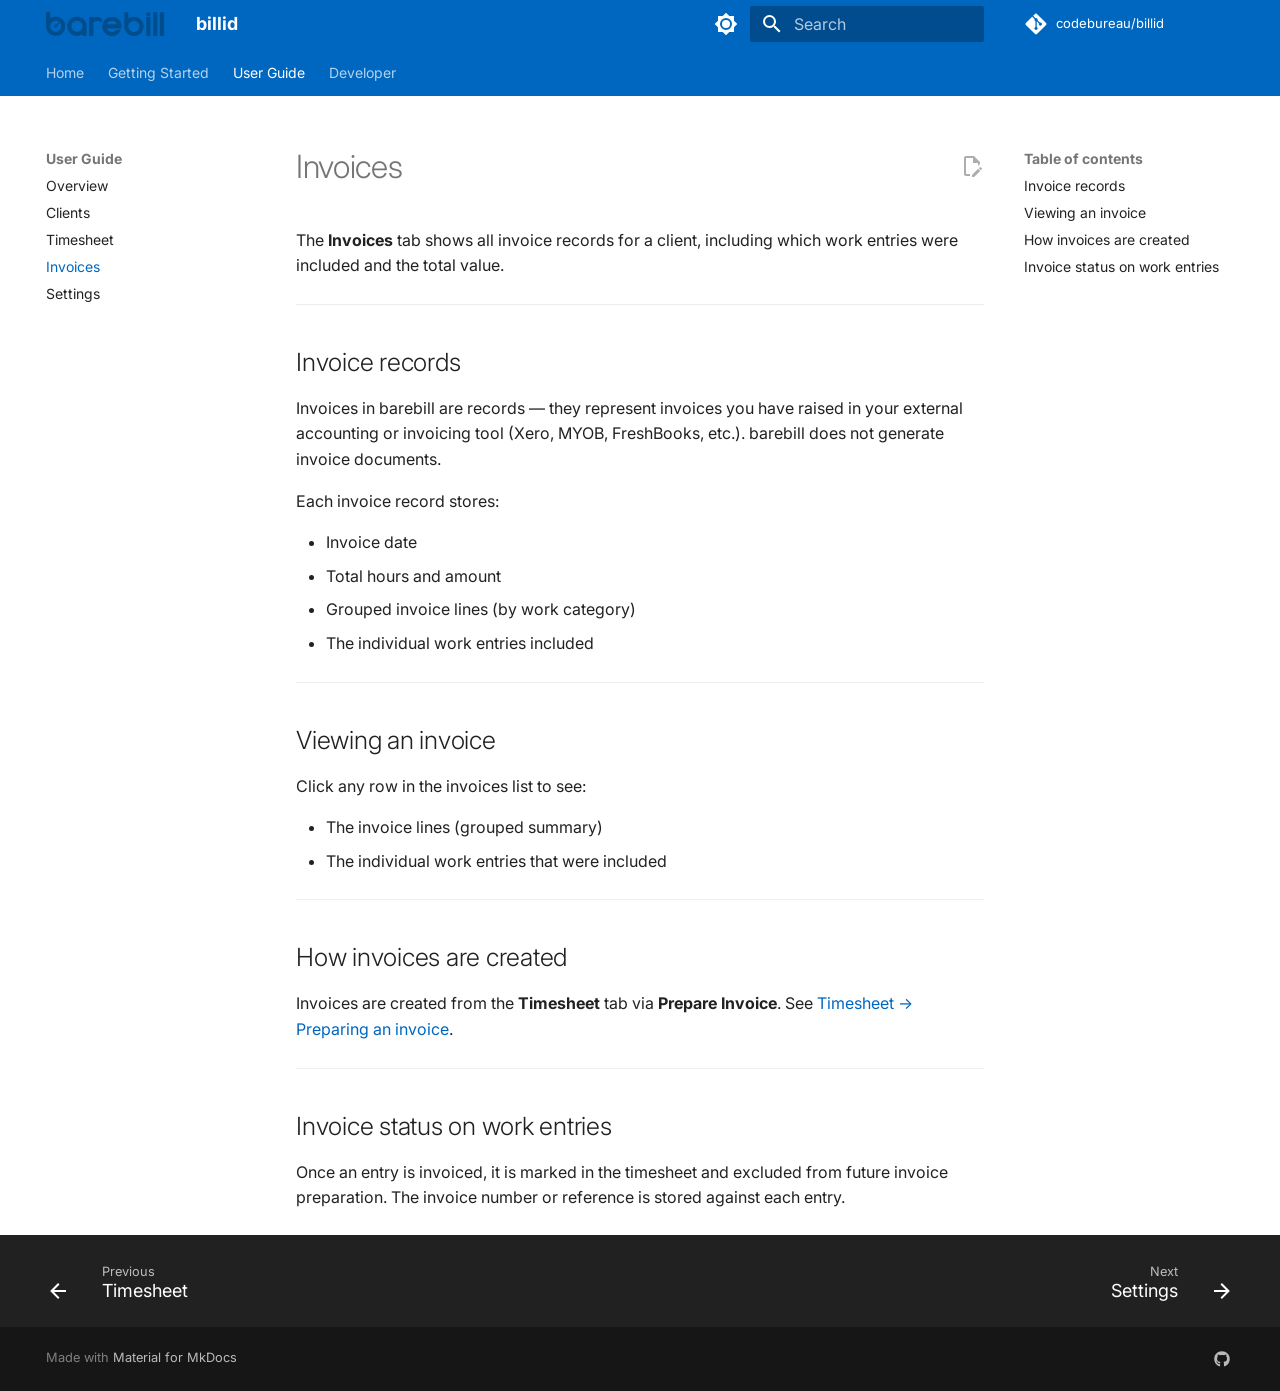
<file: user-guide/invoices/index.html>
<!doctype html>
<html lang="en" class="no-js">
  <head>
    
      <meta charset="utf-8">
      <meta name="viewport" content="width=device-width,initial-scale=1">
      
        <meta name="description" content="Local-first time tracking and invoicing for solo consultants">
      
      
      
        <link rel="canonical" href="https://codebureau.github.io/billid/user-guide/invoices/">
      
      
        <link rel="prev" href="../timesheet/">
      
      
        <link rel="next" href="../settings/">
      
      
        
      
      
      <link rel="icon" href="../../assets/favicon.png">
      <meta name="generator" content="mkdocs-1.6.1, mkdocs-material-9.7.6">
    
    
      
        <title>Invoices - billid</title>
      
    
    
      <link rel="stylesheet" href="../../assets/stylesheets/main.484c7ddc.min.css">
      
        
        <link rel="stylesheet" href="../../assets/stylesheets/palette.ab4e12ef.min.css">
      
      


    
    
      
    
    
      
        
        
        <link rel="preconnect" href="https://fonts.gstatic.com" crossorigin>
        <link rel="stylesheet" href="https://fonts.googleapis.com/css?family=Inter:300,300i,400,400i,700,700i%7CJetBrains+Mono:400,400i,700,700i&display=fallback">
        <style>:root{--md-text-font:"Inter";--md-code-font:"JetBrains Mono"}</style>
      
    
    
      <link rel="stylesheet" href="../../assets/theme.css">
    
    <script>__md_scope=new URL("../..",location),__md_hash=e=>[...e].reduce(((e,_)=>(e<<5)-e+_.charCodeAt(0)),0),__md_get=(e,_=localStorage,t=__md_scope)=>JSON.parse(_.getItem(t.pathname+"."+e)),__md_set=(e,_,t=localStorage,a=__md_scope)=>{try{t.setItem(a.pathname+"."+e,JSON.stringify(_))}catch(e){}}</script>
    
      

    
    
  </head>
  
  
    
    
      
    
    
    
    
    <body dir="ltr" data-md-color-scheme="default" data-md-color-primary="custom" data-md-color-accent="custom">
  
    
    <input class="md-toggle" data-md-toggle="drawer" type="checkbox" id="__drawer" autocomplete="off">
    <input class="md-toggle" data-md-toggle="search" type="checkbox" id="__search" autocomplete="off">
    <label class="md-overlay" for="__drawer"></label>
    <div data-md-component="skip">
      
        
        <a href="#invoices" class="md-skip">
          Skip to content
        </a>
      
    </div>
    <div data-md-component="announce">
      
    </div>
    
    
      

<header class="md-header" data-md-component="header">
  <nav class="md-header__inner md-grid" aria-label="Header">
    <a href="../.." title="billid" class="md-header__button md-logo" aria-label="billid" data-md-component="logo">
      
  <img src="../../assets/logo.png" alt="logo">

    </a>
    <label class="md-header__button md-icon" for="__drawer">
      
      <svg xmlns="http://www.w3.org/2000/svg" viewBox="0 0 24 24"><path d="M3 6h18v2H3zm0 5h18v2H3zm0 5h18v2H3z"/></svg>
    </label>
    <div class="md-header__title" data-md-component="header-title">
      <div class="md-header__ellipsis">
        <div class="md-header__topic">
          <span class="md-ellipsis">
            billid
          </span>
        </div>
        <div class="md-header__topic" data-md-component="header-topic">
          <span class="md-ellipsis">
            
              Invoices
            
          </span>
        </div>
      </div>
    </div>
    
      
        <form class="md-header__option" data-md-component="palette">
  
    
    
    
    <input class="md-option" data-md-color-media="" data-md-color-scheme="default" data-md-color-primary="custom" data-md-color-accent="custom"  aria-label="Switch to dark mode"  type="radio" name="__palette" id="__palette_0">
    
      <label class="md-header__button md-icon" title="Switch to dark mode" for="__palette_1" hidden>
        <svg xmlns="http://www.w3.org/2000/svg" viewBox="0 0 24 24"><path d="M12 8a4 4 0 0 0-4 4 4 4 0 0 0 4 4 4 4 0 0 0 4-4 4 4 0 0 0-4-4m0 10a6 6 0 0 1-6-6 6 6 0 0 1 6-6 6 6 0 0 1 6 6 6 6 0 0 1-6 6m8-9.31V4h-4.69L12 .69 8.69 4H4v4.69L.69 12 4 15.31V20h4.69L12 23.31 15.31 20H20v-4.69L23.31 12z"/></svg>
      </label>
    
  
    
    
    
    <input class="md-option" data-md-color-media="" data-md-color-scheme="slate" data-md-color-primary="custom" data-md-color-accent="custom"  aria-label="Switch to light mode"  type="radio" name="__palette" id="__palette_1">
    
      <label class="md-header__button md-icon" title="Switch to light mode" for="__palette_0" hidden>
        <svg xmlns="http://www.w3.org/2000/svg" viewBox="0 0 24 24"><path d="M12 18c-.89 0-1.74-.2-2.5-.55C11.56 16.5 13 14.42 13 12s-1.44-4.5-3.5-5.45C10.26 6.2 11.11 6 12 6a6 6 0 0 1 6 6 6 6 0 0 1-6 6m8-9.31V4h-4.69L12 .69 8.69 4H4v4.69L.69 12 4 15.31V20h4.69L12 23.31 15.31 20H20v-4.69L23.31 12z"/></svg>
      </label>
    
  
</form>
      
    
    
      <script>var palette=__md_get("__palette");if(palette&&palette.color){if("(prefers-color-scheme)"===palette.color.media){var media=matchMedia("(prefers-color-scheme: light)"),input=document.querySelector(media.matches?"[data-md-color-media='(prefers-color-scheme: light)']":"[data-md-color-media='(prefers-color-scheme: dark)']");palette.color.media=input.getAttribute("data-md-color-media"),palette.color.scheme=input.getAttribute("data-md-color-scheme"),palette.color.primary=input.getAttribute("data-md-color-primary"),palette.color.accent=input.getAttribute("data-md-color-accent")}for(var[key,value]of Object.entries(palette.color))document.body.setAttribute("data-md-color-"+key,value)}</script>
    
    
    
      
      
        <label class="md-header__button md-icon" for="__search">
          
          <svg xmlns="http://www.w3.org/2000/svg" viewBox="0 0 24 24"><path d="M9.5 3A6.5 6.5 0 0 1 16 9.5c0 1.61-.59 3.09-1.56 4.23l.27.27h.79l5 5-1.5 1.5-5-5v-.79l-.27-.27A6.52 6.52 0 0 1 9.5 16 6.5 6.5 0 0 1 3 9.5 6.5 6.5 0 0 1 9.5 3m0 2C7 5 5 7 5 9.5S7 14 9.5 14 14 12 14 9.5 12 5 9.5 5"/></svg>
        </label>
        <div class="md-search" data-md-component="search" role="dialog">
  <label class="md-search__overlay" for="__search"></label>
  <div class="md-search__inner" role="search">
    <form class="md-search__form" name="search">
      <input type="text" class="md-search__input" name="query" aria-label="Search" placeholder="Search" autocapitalize="off" autocorrect="off" autocomplete="off" spellcheck="false" data-md-component="search-query" required>
      <label class="md-search__icon md-icon" for="__search">
        
        <svg xmlns="http://www.w3.org/2000/svg" viewBox="0 0 24 24"><path d="M9.5 3A6.5 6.5 0 0 1 16 9.5c0 1.61-.59 3.09-1.56 4.23l.27.27h.79l5 5-1.5 1.5-5-5v-.79l-.27-.27A6.52 6.52 0 0 1 9.5 16 6.5 6.5 0 0 1 3 9.5 6.5 6.5 0 0 1 9.5 3m0 2C7 5 5 7 5 9.5S7 14 9.5 14 14 12 14 9.5 12 5 9.5 5"/></svg>
        
        <svg xmlns="http://www.w3.org/2000/svg" viewBox="0 0 24 24"><path d="M20 11v2H8l5.5 5.5-1.42 1.42L4.16 12l7.92-7.92L13.5 5.5 8 11z"/></svg>
      </label>
      <nav class="md-search__options" aria-label="Search">
        
        <button type="reset" class="md-search__icon md-icon" title="Clear" aria-label="Clear" tabindex="-1">
          
          <svg xmlns="http://www.w3.org/2000/svg" viewBox="0 0 24 24"><path d="M19 6.41 17.59 5 12 10.59 6.41 5 5 6.41 10.59 12 5 17.59 6.41 19 12 13.41 17.59 19 19 17.59 13.41 12z"/></svg>
        </button>
      </nav>
      
        <div class="md-search__suggest" data-md-component="search-suggest"></div>
      
    </form>
    <div class="md-search__output">
      <div class="md-search__scrollwrap" tabindex="0" data-md-scrollfix>
        <div class="md-search-result" data-md-component="search-result">
          <div class="md-search-result__meta">
            Initializing search
          </div>
          <ol class="md-search-result__list" role="presentation"></ol>
        </div>
      </div>
    </div>
  </div>
</div>
      
    
    
      <div class="md-header__source">
        <a href="https://github.com/codebureau/billid" title="Go to repository" class="md-source" data-md-component="source">
  <div class="md-source__icon md-icon">
    
    <svg xmlns="http://www.w3.org/2000/svg" viewBox="0 0 448 512"><!--! Font Awesome Free 7.1.0 by @fontawesome - https://fontawesome.com License - https://fontawesome.com/license/free (Icons: CC BY 4.0, Fonts: SIL OFL 1.1, Code: MIT License) Copyright 2025 Fonticons, Inc.--><path d="M439.6 236.1 244 40.5c-5.4-5.5-12.8-8.5-20.4-8.5s-15 3-20.4 8.4L162.5 81l51.5 51.5c27.1-9.1 52.7 16.8 43.4 43.7l49.7 49.7c34.2-11.8 61.2 31 35.5 56.7-26.5 26.5-70.2-2.9-56-37.3L240.3 199v121.9c25.3 12.5 22.3 41.8 9.1 55-6.4 6.4-15.2 10.1-24.3 10.1s-17.8-3.6-24.3-10.1c-17.6-17.6-11.1-46.9 11.2-56v-123c-20.8-8.5-24.6-30.7-18.6-45L142.6 101 8.5 235.1C3 240.6 0 247.9 0 255.5s3 15 8.5 20.4l195.6 195.7c5.4 5.4 12.7 8.4 20.4 8.4s15-3 20.4-8.4l194.7-194.7c5.4-5.4 8.4-12.8 8.4-20.4s-3-15-8.4-20.4"/></svg>
  </div>
  <div class="md-source__repository">
    codebureau/billid
  </div>
</a>
      </div>
    
  </nav>
  
</header>
    
    <div class="md-container" data-md-component="container">
      
      
        
          
            
<nav class="md-tabs" aria-label="Tabs" data-md-component="tabs">
  <div class="md-grid">
    <ul class="md-tabs__list">
      
        
  
  
  
  
    <li class="md-tabs__item">
      <a href="../.." class="md-tabs__link">
        
  
  
    
  
  Home

      </a>
    </li>
  

      
        
  
  
  
  
    <li class="md-tabs__item">
      <a href="../../getting-started/" class="md-tabs__link">
        
  
  
    
  
  Getting Started

      </a>
    </li>
  

      
        
  
  
  
    
  
  
    
    
      <li class="md-tabs__item md-tabs__item--active">
        <a href="../" class="md-tabs__link">
          
  
  
  User Guide

        </a>
      </li>
    
  

      
        
  
  
  
  
    
    
      <li class="md-tabs__item">
        <a href="../../developer/architecture/" class="md-tabs__link">
          
  
  
  Developer

        </a>
      </li>
    
  

      
    </ul>
  </div>
</nav>
          
        
      
      <main class="md-main" data-md-component="main">
        <div class="md-main__inner md-grid">
          
            
              
              <div class="md-sidebar md-sidebar--primary" data-md-component="sidebar" data-md-type="navigation" >
                <div class="md-sidebar__scrollwrap">
                  <div class="md-sidebar__inner">
                    


  


<nav class="md-nav md-nav--primary md-nav--lifted" aria-label="Navigation" data-md-level="0">
  <label class="md-nav__title" for="__drawer">
    <a href="../.." title="billid" class="md-nav__button md-logo" aria-label="billid" data-md-component="logo">
      
  <img src="../../assets/logo.png" alt="logo">

    </a>
    billid
  </label>
  
    <div class="md-nav__source">
      <a href="https://github.com/codebureau/billid" title="Go to repository" class="md-source" data-md-component="source">
  <div class="md-source__icon md-icon">
    
    <svg xmlns="http://www.w3.org/2000/svg" viewBox="0 0 448 512"><!--! Font Awesome Free 7.1.0 by @fontawesome - https://fontawesome.com License - https://fontawesome.com/license/free (Icons: CC BY 4.0, Fonts: SIL OFL 1.1, Code: MIT License) Copyright 2025 Fonticons, Inc.--><path d="M439.6 236.1 244 40.5c-5.4-5.5-12.8-8.5-20.4-8.5s-15 3-20.4 8.4L162.5 81l51.5 51.5c27.1-9.1 52.7 16.8 43.4 43.7l49.7 49.7c34.2-11.8 61.2 31 35.5 56.7-26.5 26.5-70.2-2.9-56-37.3L240.3 199v121.9c25.3 12.5 22.3 41.8 9.1 55-6.4 6.4-15.2 10.1-24.3 10.1s-17.8-3.6-24.3-10.1c-17.6-17.6-11.1-46.9 11.2-56v-123c-20.8-8.5-24.6-30.7-18.6-45L142.6 101 8.5 235.1C3 240.6 0 247.9 0 255.5s3 15 8.5 20.4l195.6 195.7c5.4 5.4 12.7 8.4 20.4 8.4s15-3 20.4-8.4l194.7-194.7c5.4-5.4 8.4-12.8 8.4-20.4s-3-15-8.4-20.4"/></svg>
  </div>
  <div class="md-source__repository">
    codebureau/billid
  </div>
</a>
    </div>
  
  <ul class="md-nav__list" data-md-scrollfix>
    
      
      
  
  
  
  
    <li class="md-nav__item">
      <a href="../.." class="md-nav__link">
        
  
  
  <span class="md-ellipsis">
    
  
    Home
  

    
  </span>
  
  

      </a>
    </li>
  

    
      
      
  
  
  
  
    <li class="md-nav__item">
      <a href="../../getting-started/" class="md-nav__link">
        
  
  
  <span class="md-ellipsis">
    
  
    Getting Started
  

    
  </span>
  
  

      </a>
    </li>
  

    
      
      
  
  
    
  
  
  
    
    
    
    
      
        
        
      
      
        
      
    
    
    <li class="md-nav__item md-nav__item--active md-nav__item--section md-nav__item--nested">
      
        
        
        <input class="md-nav__toggle md-toggle " type="checkbox" id="__nav_3" checked>
        
          
          <label class="md-nav__link" for="__nav_3" id="__nav_3_label" tabindex="">
            
  
  
  <span class="md-ellipsis">
    
  
    User Guide
  

    
  </span>
  
  

            <span class="md-nav__icon md-icon"></span>
          </label>
        
        <nav class="md-nav" data-md-level="1" aria-labelledby="__nav_3_label" aria-expanded="true">
          <label class="md-nav__title" for="__nav_3">
            <span class="md-nav__icon md-icon"></span>
            
  
    User Guide
  

          </label>
          <ul class="md-nav__list" data-md-scrollfix>
            
              
                
  
  
  
  
    <li class="md-nav__item">
      <a href="../" class="md-nav__link">
        
  
  
  <span class="md-ellipsis">
    
  
    Overview
  

    
  </span>
  
  

      </a>
    </li>
  

              
            
              
                
  
  
  
  
    <li class="md-nav__item">
      <a href="../clients/" class="md-nav__link">
        
  
  
  <span class="md-ellipsis">
    
  
    Clients
  

    
  </span>
  
  

      </a>
    </li>
  

              
            
              
                
  
  
  
  
    <li class="md-nav__item">
      <a href="../timesheet/" class="md-nav__link">
        
  
  
  <span class="md-ellipsis">
    
  
    Timesheet
  

    
  </span>
  
  

      </a>
    </li>
  

              
            
              
                
  
  
    
  
  
  
    <li class="md-nav__item md-nav__item--active">
      
      <input class="md-nav__toggle md-toggle" type="checkbox" id="__toc">
      
      
        
      
      
        <label class="md-nav__link md-nav__link--active" for="__toc">
          
  
  
  <span class="md-ellipsis">
    
  
    Invoices
  

    
  </span>
  
  

          <span class="md-nav__icon md-icon"></span>
        </label>
      
      <a href="./" class="md-nav__link md-nav__link--active">
        
  
  
  <span class="md-ellipsis">
    
  
    Invoices
  

    
  </span>
  
  

      </a>
      
        

<nav class="md-nav md-nav--secondary" aria-label="Table of contents">
  
  
  
    
  
  
    <label class="md-nav__title" for="__toc">
      <span class="md-nav__icon md-icon"></span>
      Table of contents
    </label>
    <ul class="md-nav__list" data-md-component="toc" data-md-scrollfix>
      
        <li class="md-nav__item">
  <a href="#invoice-records" class="md-nav__link">
    <span class="md-ellipsis">
      
        Invoice records
      
    </span>
  </a>
  
</li>
      
        <li class="md-nav__item">
  <a href="#viewing-an-invoice" class="md-nav__link">
    <span class="md-ellipsis">
      
        Viewing an invoice
      
    </span>
  </a>
  
</li>
      
        <li class="md-nav__item">
  <a href="#how-invoices-are-created" class="md-nav__link">
    <span class="md-ellipsis">
      
        How invoices are created
      
    </span>
  </a>
  
</li>
      
        <li class="md-nav__item">
  <a href="#invoice-status-on-work-entries" class="md-nav__link">
    <span class="md-ellipsis">
      
        Invoice status on work entries
      
    </span>
  </a>
  
</li>
      
    </ul>
  
</nav>
      
    </li>
  

              
            
              
                
  
  
  
  
    <li class="md-nav__item">
      <a href="../settings/" class="md-nav__link">
        
  
  
  <span class="md-ellipsis">
    
  
    Settings
  

    
  </span>
  
  

      </a>
    </li>
  

              
            
          </ul>
        </nav>
      
    </li>
  

    
      
      
  
  
  
  
    
    
    
    
      
      
        
      
    
    
    <li class="md-nav__item md-nav__item--nested">
      
        
        
        <input class="md-nav__toggle md-toggle " type="checkbox" id="__nav_4" >
        
          
          <label class="md-nav__link" for="__nav_4" id="__nav_4_label" tabindex="0">
            
  
  
  <span class="md-ellipsis">
    
  
    Developer
  

    
  </span>
  
  

            <span class="md-nav__icon md-icon"></span>
          </label>
        
        <nav class="md-nav" data-md-level="1" aria-labelledby="__nav_4_label" aria-expanded="false">
          <label class="md-nav__title" for="__nav_4">
            <span class="md-nav__icon md-icon"></span>
            
  
    Developer
  

          </label>
          <ul class="md-nav__list" data-md-scrollfix>
            
              
                
  
  
  
  
    <li class="md-nav__item">
      <a href="../../developer/architecture/" class="md-nav__link">
        
  
  
  <span class="md-ellipsis">
    
  
    Architecture
  

    
  </span>
  
  

      </a>
    </li>
  

              
            
              
                
  
  
  
  
    <li class="md-nav__item">
      <a href="../../developer/contributing/" class="md-nav__link">
        
  
  
  <span class="md-ellipsis">
    
  
    Contributing
  

    
  </span>
  
  

      </a>
    </li>
  

              
            
              
                
  
  
  
  
    <li class="md-nav__item">
      <a href="../../developer/releasing/" class="md-nav__link">
        
  
  
  <span class="md-ellipsis">
    
  
    Releasing
  

    
  </span>
  
  

      </a>
    </li>
  

              
            
              
                
  
  
  
  
    <li class="md-nav__item">
      <a href="../../developer/keyboard-shortcuts/" class="md-nav__link">
        
  
  
  <span class="md-ellipsis">
    
  
    Keyboard Shortcuts
  

    
  </span>
  
  

      </a>
    </li>
  

              
            
          </ul>
        </nav>
      
    </li>
  

    
  </ul>
</nav>
                  </div>
                </div>
              </div>
            
            
              
              <div class="md-sidebar md-sidebar--secondary" data-md-component="sidebar" data-md-type="toc" >
                <div class="md-sidebar__scrollwrap">
                  <div class="md-sidebar__inner">
                    

<nav class="md-nav md-nav--secondary" aria-label="Table of contents">
  
  
  
    
  
  
    <label class="md-nav__title" for="__toc">
      <span class="md-nav__icon md-icon"></span>
      Table of contents
    </label>
    <ul class="md-nav__list" data-md-component="toc" data-md-scrollfix>
      
        <li class="md-nav__item">
  <a href="#invoice-records" class="md-nav__link">
    <span class="md-ellipsis">
      
        Invoice records
      
    </span>
  </a>
  
</li>
      
        <li class="md-nav__item">
  <a href="#viewing-an-invoice" class="md-nav__link">
    <span class="md-ellipsis">
      
        Viewing an invoice
      
    </span>
  </a>
  
</li>
      
        <li class="md-nav__item">
  <a href="#how-invoices-are-created" class="md-nav__link">
    <span class="md-ellipsis">
      
        How invoices are created
      
    </span>
  </a>
  
</li>
      
        <li class="md-nav__item">
  <a href="#invoice-status-on-work-entries" class="md-nav__link">
    <span class="md-ellipsis">
      
        Invoice status on work entries
      
    </span>
  </a>
  
</li>
      
    </ul>
  
</nav>
                  </div>
                </div>
              </div>
            
          
          
            <div class="md-content" data-md-component="content">
              
              <article class="md-content__inner md-typeset">
                
                  


  
    <a href="https://github.com/codebureau/billid/edit/main/website/docs/user-guide/invoices.md" title="Edit this page" class="md-content__button md-icon" rel="edit">
      
      <svg xmlns="http://www.w3.org/2000/svg" viewBox="0 0 24 24"><path d="M10 20H6V4h7v5h5v3.1l2-2V8l-6-6H6c-1.1 0-2 .9-2 2v16c0 1.1.9 2 2 2h4zm10.2-7c.1 0 .3.1.4.2l1.3 1.3c.2.2.2.6 0 .8l-1 1-2.1-2.1 1-1c.1-.1.2-.2.4-.2m0 3.9L14.1 23H12v-2.1l6.1-6.1z"/></svg>
    </a>
  
  


<h1 id="invoices">Invoices</h1>
<p>The <strong>Invoices</strong> tab shows all invoice records for a client, including which work entries were included and the total value.</p>
<hr />
<h2 id="invoice-records">Invoice records</h2>
<p>Invoices in barebill are records — they represent invoices you have raised in your external accounting or invoicing tool (Xero, MYOB, FreshBooks, etc.). barebill does not generate invoice documents.</p>
<p>Each invoice record stores:</p>
<ul>
<li>Invoice date</li>
<li>Total hours and amount</li>
<li>Grouped invoice lines (by work category)</li>
<li>The individual work entries included</li>
</ul>
<hr />
<h2 id="viewing-an-invoice">Viewing an invoice</h2>
<p>Click any row in the invoices list to see:</p>
<ul>
<li>The invoice lines (grouped summary)</li>
<li>The individual work entries that were included</li>
</ul>
<hr />
<h2 id="how-invoices-are-created">How invoices are created</h2>
<p>Invoices are created from the <strong>Timesheet</strong> tab via <strong>Prepare Invoice</strong>. See <a href="../timesheet/#preparing-an-invoice">Timesheet → Preparing an invoice</a>.</p>
<hr />
<h2 id="invoice-status-on-work-entries">Invoice status on work entries</h2>
<p>Once an entry is invoiced, it is marked in the timesheet and excluded from future invoice preparation. The invoice number or reference is stored against each entry.</p>












                
              </article>
            </div>
          
          
<script>var target=document.getElementById(location.hash.slice(1));target&&target.name&&(target.checked=target.name.startsWith("__tabbed_"))</script>
        </div>
        
          <button type="button" class="md-top md-icon" data-md-component="top" hidden>
  
  <svg xmlns="http://www.w3.org/2000/svg" viewBox="0 0 24 24"><path d="M13 20h-2V8l-5.5 5.5-1.42-1.42L12 4.16l7.92 7.92-1.42 1.42L13 8z"/></svg>
  Back to top
</button>
        
      </main>
      
        <footer class="md-footer">
  
    
      
      <nav class="md-footer__inner md-grid" aria-label="Footer" >
        
          
          <a href="../timesheet/" class="md-footer__link md-footer__link--prev" aria-label="Previous: Timesheet">
            <div class="md-footer__button md-icon">
              
              <svg xmlns="http://www.w3.org/2000/svg" viewBox="0 0 24 24"><path d="M20 11v2H8l5.5 5.5-1.42 1.42L4.16 12l7.92-7.92L13.5 5.5 8 11z"/></svg>
            </div>
            <div class="md-footer__title">
              <span class="md-footer__direction">
                Previous
              </span>
              <div class="md-ellipsis">
                Timesheet
              </div>
            </div>
          </a>
        
        
          
          <a href="../settings/" class="md-footer__link md-footer__link--next" aria-label="Next: Settings">
            <div class="md-footer__title">
              <span class="md-footer__direction">
                Next
              </span>
              <div class="md-ellipsis">
                Settings
              </div>
            </div>
            <div class="md-footer__button md-icon">
              
              <svg xmlns="http://www.w3.org/2000/svg" viewBox="0 0 24 24"><path d="M4 11v2h12l-5.5 5.5 1.42 1.42L19.84 12l-7.92-7.92L10.5 5.5 16 11z"/></svg>
            </div>
          </a>
        
      </nav>
    
  
  <div class="md-footer-meta md-typeset">
    <div class="md-footer-meta__inner md-grid">
      <div class="md-copyright">
  
  
    Made with
    <a href="https://squidfunk.github.io/mkdocs-material/" target="_blank" rel="noopener">
      Material for MkDocs
    </a>
  
</div>
      
        
<div class="md-social">
  
    
    
    
    
      
      
    
    <a href="https://github.com/codebureau/billid" target="_blank" rel="noopener" title="github.com" class="md-social__link">
      <svg xmlns="http://www.w3.org/2000/svg" viewBox="0 0 512 512"><!--! Font Awesome Free 7.1.0 by @fontawesome - https://fontawesome.com License - https://fontawesome.com/license/free (Icons: CC BY 4.0, Fonts: SIL OFL 1.1, Code: MIT License) Copyright 2025 Fonticons, Inc.--><path d="M173.9 397.4c0 2-2.3 3.6-5.2 3.6-3.3.3-5.6-1.3-5.6-3.6 0-2 2.3-3.6 5.2-3.6 3-.3 5.6 1.3 5.6 3.6m-31.1-4.5c-.7 2 1.3 4.3 4.3 4.9 2.6 1 5.6 0 6.2-2s-1.3-4.3-4.3-5.2c-2.6-.7-5.5.3-6.2 2.3m44.2-1.7c-2.9.7-4.9 2.6-4.6 4.9.3 2 2.9 3.3 5.9 2.6 2.9-.7 4.9-2.6 4.6-4.6-.3-1.9-3-3.2-5.9-2.9M252.8 8C114.1 8 8 113.3 8 252c0 110.9 69.8 205.8 169.5 239.2 12.8 2.3 17.3-5.6 17.3-12.1 0-6.2-.3-40.4-.3-61.4 0 0-70 15-84.7-29.8 0 0-11.4-29.1-27.8-36.6 0 0-22.9-15.7 1.6-15.4 0 0 24.9 2 38.6 25.8 21.9 38.6 58.6 27.5 72.9 20.9 2.3-16 8.8-27.1 16-33.7-55.9-6.2-112.3-14.3-112.3-110.5 0-27.5 7.6-41.3 23.6-58.9-2.6-6.5-11.1-33.3 2.6-67.9 20.9-6.5 69 27 69 27 20-5.6 41.5-8.5 62.8-8.5s42.8 2.9 62.8 8.5c0 0 48.1-33.6 69-27 13.7 34.7 5.2 61.4 2.6 67.9 16 17.7 25.8 31.5 25.8 58.9 0 96.5-58.9 104.2-114.8 110.5 9.2 7.9 17 22.9 17 46.4 0 33.7-.3 75.4-.3 83.6 0 6.5 4.6 14.4 17.3 12.1C436.2 457.8 504 362.9 504 252 504 113.3 391.5 8 252.8 8M105.2 352.9c-1.3 1-1 3.3.7 5.2 1.6 1.6 3.9 2.3 5.2 1 1.3-1 1-3.3-.7-5.2-1.6-1.6-3.9-2.3-5.2-1m-10.8-8.1c-.7 1.3.3 2.9 2.3 3.9 1.6 1 3.6.7 4.3-.7.7-1.3-.3-2.9-2.3-3.9-2-.6-3.6-.3-4.3.7m32.4 35.6c-1.6 1.3-1 4.3 1.3 6.2 2.3 2.3 5.2 2.6 6.5 1 1.3-1.3.7-4.3-1.3-6.2-2.2-2.3-5.2-2.6-6.5-1m-11.4-14.7c-1.6 1-1.6 3.6 0 5.9s4.3 3.3 5.6 2.3c1.6-1.3 1.6-3.9 0-6.2-1.4-2.3-4-3.3-5.6-2"/></svg>
    </a>
  
</div>
      
    </div>
  </div>
</footer>
      
    </div>
    <div class="md-dialog" data-md-component="dialog">
      <div class="md-dialog__inner md-typeset"></div>
    </div>
    
    
    
      
      
      <script id="__config" type="application/json">{"annotate": null, "base": "../..", "features": ["navigation.tabs", "navigation.sections", "navigation.top", "navigation.footer", "search.highlight", "search.suggest", "content.action.edit", "content.code.copy"], "search": "../../assets/javascripts/workers/search.2c215733.min.js", "tags": null, "translations": {"clipboard.copied": "Copied to clipboard", "clipboard.copy": "Copy to clipboard", "search.result.more.one": "1 more on this page", "search.result.more.other": "# more on this page", "search.result.none": "No matching documents", "search.result.one": "1 matching document", "search.result.other": "# matching documents", "search.result.placeholder": "Type to start searching", "search.result.term.missing": "Missing", "select.version": "Select version"}, "version": null}</script>
    
    
      <script src="../../assets/javascripts/bundle.79ae519e.min.js"></script>
      
    
  </body>
</html>
</file>
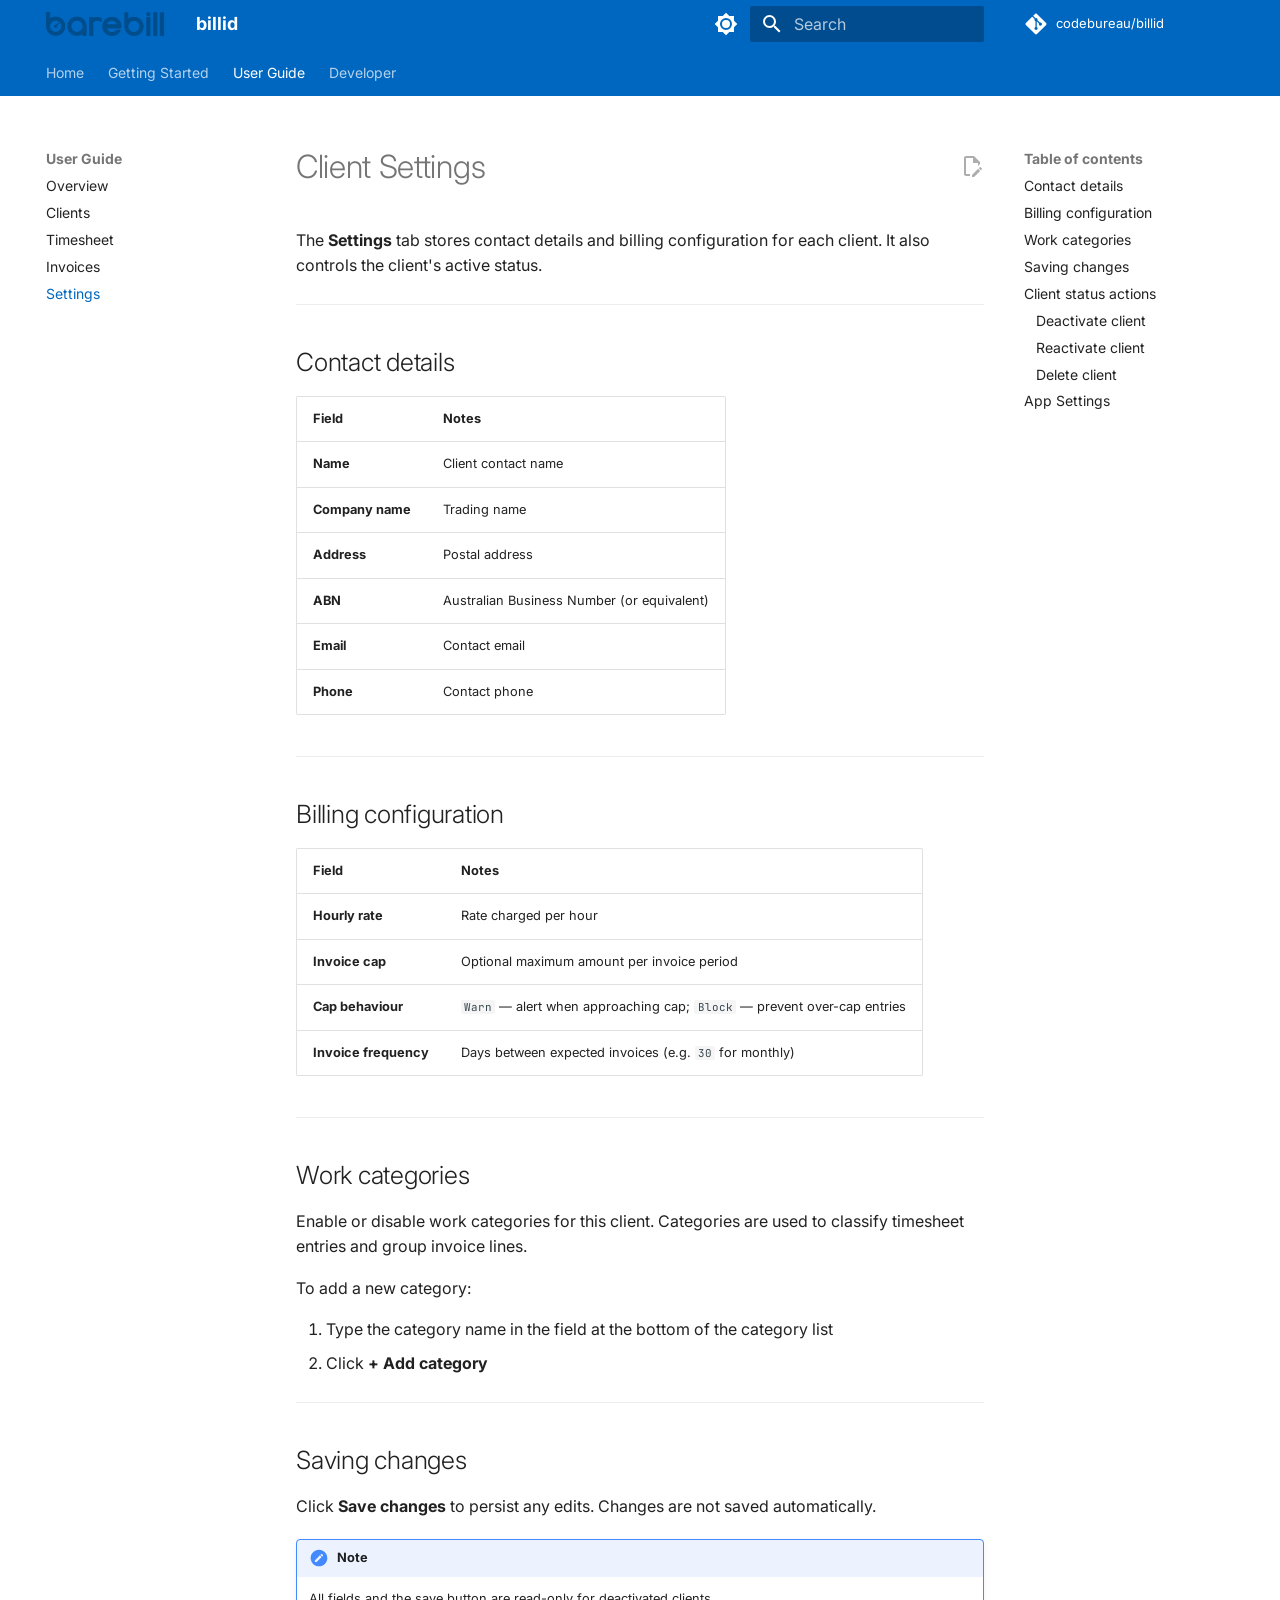
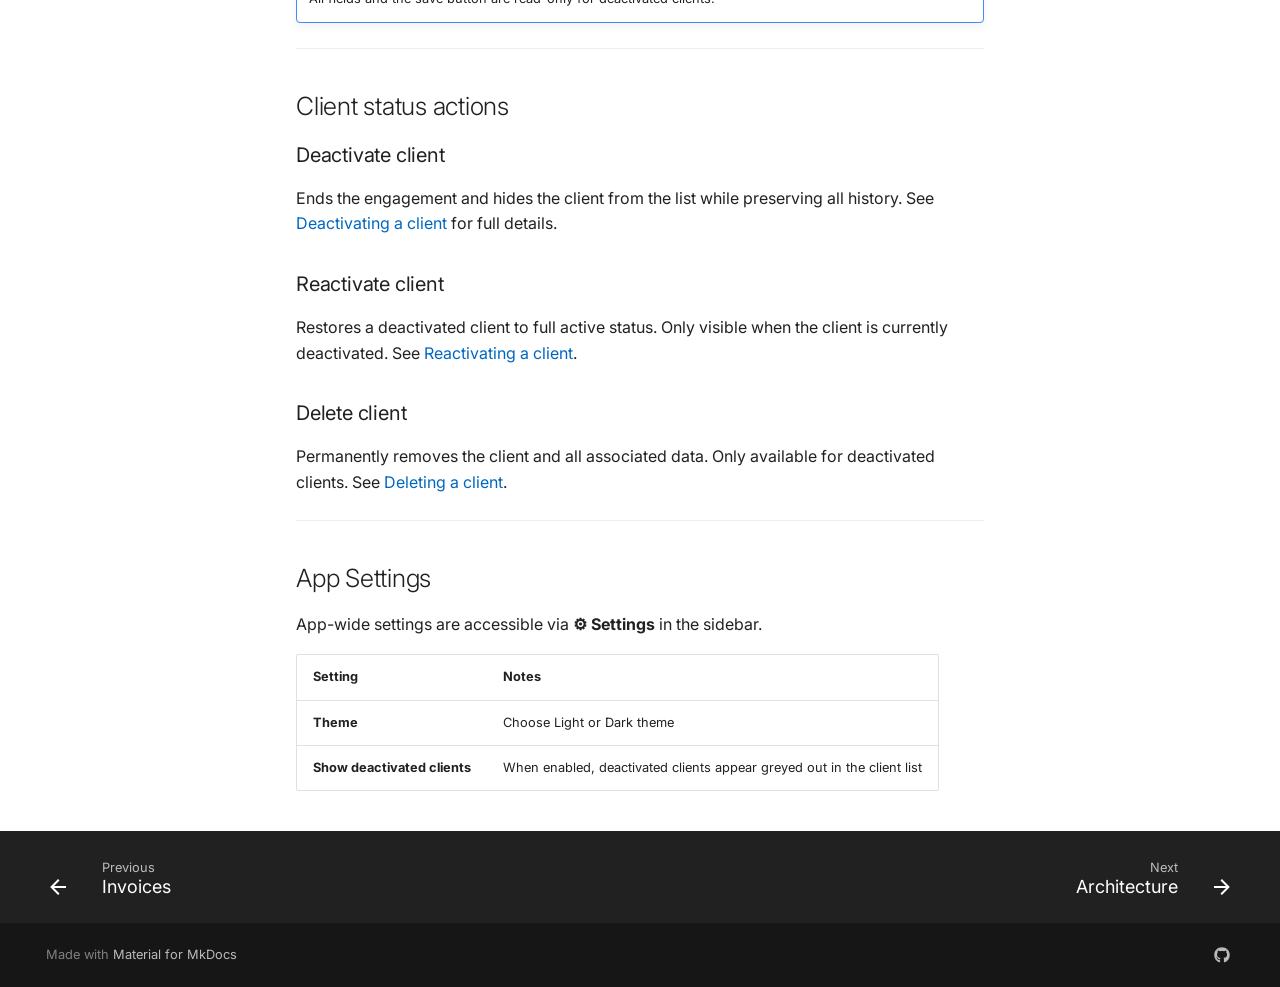
<file: user-guide/settings/index.html>
<!doctype html>
<html lang="en" class="no-js">
  <head>
    
      <meta charset="utf-8">
      <meta name="viewport" content="width=device-width,initial-scale=1">
      
        <meta name="description" content="Local-first time tracking and invoicing for solo consultants">
      
      
      
        <link rel="canonical" href="https://codebureau.github.io/billid/user-guide/settings/">
      
      
        <link rel="prev" href="../invoices/">
      
      
        <link rel="next" href="../../developer/architecture/">
      
      
        
      
      
      <link rel="icon" href="../../assets/favicon.png">
      <meta name="generator" content="mkdocs-1.6.1, mkdocs-material-9.7.6">
    
    
      
        <title>Settings - billid</title>
      
    
    
      <link rel="stylesheet" href="../../assets/stylesheets/main.484c7ddc.min.css">
      
        
        <link rel="stylesheet" href="../../assets/stylesheets/palette.ab4e12ef.min.css">
      
      


    
    
      
    
    
      
        
        
        <link rel="preconnect" href="https://fonts.gstatic.com" crossorigin>
        <link rel="stylesheet" href="https://fonts.googleapis.com/css?family=Inter:300,300i,400,400i,700,700i%7CJetBrains+Mono:400,400i,700,700i&display=fallback">
        <style>:root{--md-text-font:"Inter";--md-code-font:"JetBrains Mono"}</style>
      
    
    
      <link rel="stylesheet" href="../../assets/theme.css">
    
    <script>__md_scope=new URL("../..",location),__md_hash=e=>[...e].reduce(((e,_)=>(e<<5)-e+_.charCodeAt(0)),0),__md_get=(e,_=localStorage,t=__md_scope)=>JSON.parse(_.getItem(t.pathname+"."+e)),__md_set=(e,_,t=localStorage,a=__md_scope)=>{try{t.setItem(a.pathname+"."+e,JSON.stringify(_))}catch(e){}}</script>
    
      

    
    
  </head>
  
  
    
    
      
    
    
    
    
    <body dir="ltr" data-md-color-scheme="default" data-md-color-primary="custom" data-md-color-accent="custom">
  
    
    <input class="md-toggle" data-md-toggle="drawer" type="checkbox" id="__drawer" autocomplete="off">
    <input class="md-toggle" data-md-toggle="search" type="checkbox" id="__search" autocomplete="off">
    <label class="md-overlay" for="__drawer"></label>
    <div data-md-component="skip">
      
        
        <a href="#client-settings" class="md-skip">
          Skip to content
        </a>
      
    </div>
    <div data-md-component="announce">
      
    </div>
    
    
      

<header class="md-header" data-md-component="header">
  <nav class="md-header__inner md-grid" aria-label="Header">
    <a href="../.." title="billid" class="md-header__button md-logo" aria-label="billid" data-md-component="logo">
      
  <img src="../../assets/logo.png" alt="logo">

    </a>
    <label class="md-header__button md-icon" for="__drawer">
      
      <svg xmlns="http://www.w3.org/2000/svg" viewBox="0 0 24 24"><path d="M3 6h18v2H3zm0 5h18v2H3zm0 5h18v2H3z"/></svg>
    </label>
    <div class="md-header__title" data-md-component="header-title">
      <div class="md-header__ellipsis">
        <div class="md-header__topic">
          <span class="md-ellipsis">
            billid
          </span>
        </div>
        <div class="md-header__topic" data-md-component="header-topic">
          <span class="md-ellipsis">
            
              Settings
            
          </span>
        </div>
      </div>
    </div>
    
      
        <form class="md-header__option" data-md-component="palette">
  
    
    
    
    <input class="md-option" data-md-color-media="" data-md-color-scheme="default" data-md-color-primary="custom" data-md-color-accent="custom"  aria-label="Switch to dark mode"  type="radio" name="__palette" id="__palette_0">
    
      <label class="md-header__button md-icon" title="Switch to dark mode" for="__palette_1" hidden>
        <svg xmlns="http://www.w3.org/2000/svg" viewBox="0 0 24 24"><path d="M12 8a4 4 0 0 0-4 4 4 4 0 0 0 4 4 4 4 0 0 0 4-4 4 4 0 0 0-4-4m0 10a6 6 0 0 1-6-6 6 6 0 0 1 6-6 6 6 0 0 1 6 6 6 6 0 0 1-6 6m8-9.31V4h-4.69L12 .69 8.69 4H4v4.69L.69 12 4 15.31V20h4.69L12 23.31 15.31 20H20v-4.69L23.31 12z"/></svg>
      </label>
    
  
    
    
    
    <input class="md-option" data-md-color-media="" data-md-color-scheme="slate" data-md-color-primary="custom" data-md-color-accent="custom"  aria-label="Switch to light mode"  type="radio" name="__palette" id="__palette_1">
    
      <label class="md-header__button md-icon" title="Switch to light mode" for="__palette_0" hidden>
        <svg xmlns="http://www.w3.org/2000/svg" viewBox="0 0 24 24"><path d="M12 18c-.89 0-1.74-.2-2.5-.55C11.56 16.5 13 14.42 13 12s-1.44-4.5-3.5-5.45C10.26 6.2 11.11 6 12 6a6 6 0 0 1 6 6 6 6 0 0 1-6 6m8-9.31V4h-4.69L12 .69 8.69 4H4v4.69L.69 12 4 15.31V20h4.69L12 23.31 15.31 20H20v-4.69L23.31 12z"/></svg>
      </label>
    
  
</form>
      
    
    
      <script>var palette=__md_get("__palette");if(palette&&palette.color){if("(prefers-color-scheme)"===palette.color.media){var media=matchMedia("(prefers-color-scheme: light)"),input=document.querySelector(media.matches?"[data-md-color-media='(prefers-color-scheme: light)']":"[data-md-color-media='(prefers-color-scheme: dark)']");palette.color.media=input.getAttribute("data-md-color-media"),palette.color.scheme=input.getAttribute("data-md-color-scheme"),palette.color.primary=input.getAttribute("data-md-color-primary"),palette.color.accent=input.getAttribute("data-md-color-accent")}for(var[key,value]of Object.entries(palette.color))document.body.setAttribute("data-md-color-"+key,value)}</script>
    
    
    
      
      
        <label class="md-header__button md-icon" for="__search">
          
          <svg xmlns="http://www.w3.org/2000/svg" viewBox="0 0 24 24"><path d="M9.5 3A6.5 6.5 0 0 1 16 9.5c0 1.61-.59 3.09-1.56 4.23l.27.27h.79l5 5-1.5 1.5-5-5v-.79l-.27-.27A6.52 6.52 0 0 1 9.5 16 6.5 6.5 0 0 1 3 9.5 6.5 6.5 0 0 1 9.5 3m0 2C7 5 5 7 5 9.5S7 14 9.5 14 14 12 14 9.5 12 5 9.5 5"/></svg>
        </label>
        <div class="md-search" data-md-component="search" role="dialog">
  <label class="md-search__overlay" for="__search"></label>
  <div class="md-search__inner" role="search">
    <form class="md-search__form" name="search">
      <input type="text" class="md-search__input" name="query" aria-label="Search" placeholder="Search" autocapitalize="off" autocorrect="off" autocomplete="off" spellcheck="false" data-md-component="search-query" required>
      <label class="md-search__icon md-icon" for="__search">
        
        <svg xmlns="http://www.w3.org/2000/svg" viewBox="0 0 24 24"><path d="M9.5 3A6.5 6.5 0 0 1 16 9.5c0 1.61-.59 3.09-1.56 4.23l.27.27h.79l5 5-1.5 1.5-5-5v-.79l-.27-.27A6.52 6.52 0 0 1 9.5 16 6.5 6.5 0 0 1 3 9.5 6.5 6.5 0 0 1 9.5 3m0 2C7 5 5 7 5 9.5S7 14 9.5 14 14 12 14 9.5 12 5 9.5 5"/></svg>
        
        <svg xmlns="http://www.w3.org/2000/svg" viewBox="0 0 24 24"><path d="M20 11v2H8l5.5 5.5-1.42 1.42L4.16 12l7.92-7.92L13.5 5.5 8 11z"/></svg>
      </label>
      <nav class="md-search__options" aria-label="Search">
        
        <button type="reset" class="md-search__icon md-icon" title="Clear" aria-label="Clear" tabindex="-1">
          
          <svg xmlns="http://www.w3.org/2000/svg" viewBox="0 0 24 24"><path d="M19 6.41 17.59 5 12 10.59 6.41 5 5 6.41 10.59 12 5 17.59 6.41 19 12 13.41 17.59 19 19 17.59 13.41 12z"/></svg>
        </button>
      </nav>
      
        <div class="md-search__suggest" data-md-component="search-suggest"></div>
      
    </form>
    <div class="md-search__output">
      <div class="md-search__scrollwrap" tabindex="0" data-md-scrollfix>
        <div class="md-search-result" data-md-component="search-result">
          <div class="md-search-result__meta">
            Initializing search
          </div>
          <ol class="md-search-result__list" role="presentation"></ol>
        </div>
      </div>
    </div>
  </div>
</div>
      
    
    
      <div class="md-header__source">
        <a href="https://github.com/codebureau/billid" title="Go to repository" class="md-source" data-md-component="source">
  <div class="md-source__icon md-icon">
    
    <svg xmlns="http://www.w3.org/2000/svg" viewBox="0 0 448 512"><!--! Font Awesome Free 7.1.0 by @fontawesome - https://fontawesome.com License - https://fontawesome.com/license/free (Icons: CC BY 4.0, Fonts: SIL OFL 1.1, Code: MIT License) Copyright 2025 Fonticons, Inc.--><path d="M439.6 236.1 244 40.5c-5.4-5.5-12.8-8.5-20.4-8.5s-15 3-20.4 8.4L162.5 81l51.5 51.5c27.1-9.1 52.7 16.8 43.4 43.7l49.7 49.7c34.2-11.8 61.2 31 35.5 56.7-26.5 26.5-70.2-2.9-56-37.3L240.3 199v121.9c25.3 12.5 22.3 41.8 9.1 55-6.4 6.4-15.2 10.1-24.3 10.1s-17.8-3.6-24.3-10.1c-17.6-17.6-11.1-46.9 11.2-56v-123c-20.8-8.5-24.6-30.7-18.6-45L142.6 101 8.5 235.1C3 240.6 0 247.9 0 255.5s3 15 8.5 20.4l195.6 195.7c5.4 5.4 12.7 8.4 20.4 8.4s15-3 20.4-8.4l194.7-194.7c5.4-5.4 8.4-12.8 8.4-20.4s-3-15-8.4-20.4"/></svg>
  </div>
  <div class="md-source__repository">
    codebureau/billid
  </div>
</a>
      </div>
    
  </nav>
  
</header>
    
    <div class="md-container" data-md-component="container">
      
      
        
          
            
<nav class="md-tabs" aria-label="Tabs" data-md-component="tabs">
  <div class="md-grid">
    <ul class="md-tabs__list">
      
        
  
  
  
  
    <li class="md-tabs__item">
      <a href="../.." class="md-tabs__link">
        
  
  
    
  
  Home

      </a>
    </li>
  

      
        
  
  
  
  
    <li class="md-tabs__item">
      <a href="../../getting-started/" class="md-tabs__link">
        
  
  
    
  
  Getting Started

      </a>
    </li>
  

      
        
  
  
  
    
  
  
    
    
      <li class="md-tabs__item md-tabs__item--active">
        <a href="../" class="md-tabs__link">
          
  
  
  User Guide

        </a>
      </li>
    
  

      
        
  
  
  
  
    
    
      <li class="md-tabs__item">
        <a href="../../developer/architecture/" class="md-tabs__link">
          
  
  
  Developer

        </a>
      </li>
    
  

      
    </ul>
  </div>
</nav>
          
        
      
      <main class="md-main" data-md-component="main">
        <div class="md-main__inner md-grid">
          
            
              
              <div class="md-sidebar md-sidebar--primary" data-md-component="sidebar" data-md-type="navigation" >
                <div class="md-sidebar__scrollwrap">
                  <div class="md-sidebar__inner">
                    


  


<nav class="md-nav md-nav--primary md-nav--lifted" aria-label="Navigation" data-md-level="0">
  <label class="md-nav__title" for="__drawer">
    <a href="../.." title="billid" class="md-nav__button md-logo" aria-label="billid" data-md-component="logo">
      
  <img src="../../assets/logo.png" alt="logo">

    </a>
    billid
  </label>
  
    <div class="md-nav__source">
      <a href="https://github.com/codebureau/billid" title="Go to repository" class="md-source" data-md-component="source">
  <div class="md-source__icon md-icon">
    
    <svg xmlns="http://www.w3.org/2000/svg" viewBox="0 0 448 512"><!--! Font Awesome Free 7.1.0 by @fontawesome - https://fontawesome.com License - https://fontawesome.com/license/free (Icons: CC BY 4.0, Fonts: SIL OFL 1.1, Code: MIT License) Copyright 2025 Fonticons, Inc.--><path d="M439.6 236.1 244 40.5c-5.4-5.5-12.8-8.5-20.4-8.5s-15 3-20.4 8.4L162.5 81l51.5 51.5c27.1-9.1 52.7 16.8 43.4 43.7l49.7 49.7c34.2-11.8 61.2 31 35.5 56.7-26.5 26.5-70.2-2.9-56-37.3L240.3 199v121.9c25.3 12.5 22.3 41.8 9.1 55-6.4 6.4-15.2 10.1-24.3 10.1s-17.8-3.6-24.3-10.1c-17.6-17.6-11.1-46.9 11.2-56v-123c-20.8-8.5-24.6-30.7-18.6-45L142.6 101 8.5 235.1C3 240.6 0 247.9 0 255.5s3 15 8.5 20.4l195.6 195.7c5.4 5.4 12.7 8.4 20.4 8.4s15-3 20.4-8.4l194.7-194.7c5.4-5.4 8.4-12.8 8.4-20.4s-3-15-8.4-20.4"/></svg>
  </div>
  <div class="md-source__repository">
    codebureau/billid
  </div>
</a>
    </div>
  
  <ul class="md-nav__list" data-md-scrollfix>
    
      
      
  
  
  
  
    <li class="md-nav__item">
      <a href="../.." class="md-nav__link">
        
  
  
  <span class="md-ellipsis">
    
  
    Home
  

    
  </span>
  
  

      </a>
    </li>
  

    
      
      
  
  
  
  
    <li class="md-nav__item">
      <a href="../../getting-started/" class="md-nav__link">
        
  
  
  <span class="md-ellipsis">
    
  
    Getting Started
  

    
  </span>
  
  

      </a>
    </li>
  

    
      
      
  
  
    
  
  
  
    
    
    
    
      
        
        
      
      
        
      
    
    
    <li class="md-nav__item md-nav__item--active md-nav__item--section md-nav__item--nested">
      
        
        
        <input class="md-nav__toggle md-toggle " type="checkbox" id="__nav_3" checked>
        
          
          <label class="md-nav__link" for="__nav_3" id="__nav_3_label" tabindex="">
            
  
  
  <span class="md-ellipsis">
    
  
    User Guide
  

    
  </span>
  
  

            <span class="md-nav__icon md-icon"></span>
          </label>
        
        <nav class="md-nav" data-md-level="1" aria-labelledby="__nav_3_label" aria-expanded="true">
          <label class="md-nav__title" for="__nav_3">
            <span class="md-nav__icon md-icon"></span>
            
  
    User Guide
  

          </label>
          <ul class="md-nav__list" data-md-scrollfix>
            
              
                
  
  
  
  
    <li class="md-nav__item">
      <a href="../" class="md-nav__link">
        
  
  
  <span class="md-ellipsis">
    
  
    Overview
  

    
  </span>
  
  

      </a>
    </li>
  

              
            
              
                
  
  
  
  
    <li class="md-nav__item">
      <a href="../clients/" class="md-nav__link">
        
  
  
  <span class="md-ellipsis">
    
  
    Clients
  

    
  </span>
  
  

      </a>
    </li>
  

              
            
              
                
  
  
  
  
    <li class="md-nav__item">
      <a href="../timesheet/" class="md-nav__link">
        
  
  
  <span class="md-ellipsis">
    
  
    Timesheet
  

    
  </span>
  
  

      </a>
    </li>
  

              
            
              
                
  
  
  
  
    <li class="md-nav__item">
      <a href="../invoices/" class="md-nav__link">
        
  
  
  <span class="md-ellipsis">
    
  
    Invoices
  

    
  </span>
  
  

      </a>
    </li>
  

              
            
              
                
  
  
    
  
  
  
    <li class="md-nav__item md-nav__item--active">
      
      <input class="md-nav__toggle md-toggle" type="checkbox" id="__toc">
      
      
        
      
      
        <label class="md-nav__link md-nav__link--active" for="__toc">
          
  
  
  <span class="md-ellipsis">
    
  
    Settings
  

    
  </span>
  
  

          <span class="md-nav__icon md-icon"></span>
        </label>
      
      <a href="./" class="md-nav__link md-nav__link--active">
        
  
  
  <span class="md-ellipsis">
    
  
    Settings
  

    
  </span>
  
  

      </a>
      
        

<nav class="md-nav md-nav--secondary" aria-label="Table of contents">
  
  
  
    
  
  
    <label class="md-nav__title" for="__toc">
      <span class="md-nav__icon md-icon"></span>
      Table of contents
    </label>
    <ul class="md-nav__list" data-md-component="toc" data-md-scrollfix>
      
        <li class="md-nav__item">
  <a href="#contact-details" class="md-nav__link">
    <span class="md-ellipsis">
      
        Contact details
      
    </span>
  </a>
  
</li>
      
        <li class="md-nav__item">
  <a href="#billing-configuration" class="md-nav__link">
    <span class="md-ellipsis">
      
        Billing configuration
      
    </span>
  </a>
  
</li>
      
        <li class="md-nav__item">
  <a href="#work-categories" class="md-nav__link">
    <span class="md-ellipsis">
      
        Work categories
      
    </span>
  </a>
  
</li>
      
        <li class="md-nav__item">
  <a href="#saving-changes" class="md-nav__link">
    <span class="md-ellipsis">
      
        Saving changes
      
    </span>
  </a>
  
</li>
      
        <li class="md-nav__item">
  <a href="#client-status-actions" class="md-nav__link">
    <span class="md-ellipsis">
      
        Client status actions
      
    </span>
  </a>
  
    <nav class="md-nav" aria-label="Client status actions">
      <ul class="md-nav__list">
        
          <li class="md-nav__item">
  <a href="#deactivate-client" class="md-nav__link">
    <span class="md-ellipsis">
      
        Deactivate client
      
    </span>
  </a>
  
</li>
        
          <li class="md-nav__item">
  <a href="#reactivate-client" class="md-nav__link">
    <span class="md-ellipsis">
      
        Reactivate client
      
    </span>
  </a>
  
</li>
        
          <li class="md-nav__item">
  <a href="#delete-client" class="md-nav__link">
    <span class="md-ellipsis">
      
        Delete client
      
    </span>
  </a>
  
</li>
        
      </ul>
    </nav>
  
</li>
      
        <li class="md-nav__item">
  <a href="#app-settings" class="md-nav__link">
    <span class="md-ellipsis">
      
        App Settings
      
    </span>
  </a>
  
</li>
      
    </ul>
  
</nav>
      
    </li>
  

              
            
          </ul>
        </nav>
      
    </li>
  

    
      
      
  
  
  
  
    
    
    
    
      
      
        
      
    
    
    <li class="md-nav__item md-nav__item--nested">
      
        
        
        <input class="md-nav__toggle md-toggle " type="checkbox" id="__nav_4" >
        
          
          <label class="md-nav__link" for="__nav_4" id="__nav_4_label" tabindex="0">
            
  
  
  <span class="md-ellipsis">
    
  
    Developer
  

    
  </span>
  
  

            <span class="md-nav__icon md-icon"></span>
          </label>
        
        <nav class="md-nav" data-md-level="1" aria-labelledby="__nav_4_label" aria-expanded="false">
          <label class="md-nav__title" for="__nav_4">
            <span class="md-nav__icon md-icon"></span>
            
  
    Developer
  

          </label>
          <ul class="md-nav__list" data-md-scrollfix>
            
              
                
  
  
  
  
    <li class="md-nav__item">
      <a href="../../developer/architecture/" class="md-nav__link">
        
  
  
  <span class="md-ellipsis">
    
  
    Architecture
  

    
  </span>
  
  

      </a>
    </li>
  

              
            
              
                
  
  
  
  
    <li class="md-nav__item">
      <a href="../../developer/contributing/" class="md-nav__link">
        
  
  
  <span class="md-ellipsis">
    
  
    Contributing
  

    
  </span>
  
  

      </a>
    </li>
  

              
            
              
                
  
  
  
  
    <li class="md-nav__item">
      <a href="../../developer/releasing/" class="md-nav__link">
        
  
  
  <span class="md-ellipsis">
    
  
    Releasing
  

    
  </span>
  
  

      </a>
    </li>
  

              
            
              
                
  
  
  
  
    <li class="md-nav__item">
      <a href="../../developer/keyboard-shortcuts/" class="md-nav__link">
        
  
  
  <span class="md-ellipsis">
    
  
    Keyboard Shortcuts
  

    
  </span>
  
  

      </a>
    </li>
  

              
            
          </ul>
        </nav>
      
    </li>
  

    
  </ul>
</nav>
                  </div>
                </div>
              </div>
            
            
              
              <div class="md-sidebar md-sidebar--secondary" data-md-component="sidebar" data-md-type="toc" >
                <div class="md-sidebar__scrollwrap">
                  <div class="md-sidebar__inner">
                    

<nav class="md-nav md-nav--secondary" aria-label="Table of contents">
  
  
  
    
  
  
    <label class="md-nav__title" for="__toc">
      <span class="md-nav__icon md-icon"></span>
      Table of contents
    </label>
    <ul class="md-nav__list" data-md-component="toc" data-md-scrollfix>
      
        <li class="md-nav__item">
  <a href="#contact-details" class="md-nav__link">
    <span class="md-ellipsis">
      
        Contact details
      
    </span>
  </a>
  
</li>
      
        <li class="md-nav__item">
  <a href="#billing-configuration" class="md-nav__link">
    <span class="md-ellipsis">
      
        Billing configuration
      
    </span>
  </a>
  
</li>
      
        <li class="md-nav__item">
  <a href="#work-categories" class="md-nav__link">
    <span class="md-ellipsis">
      
        Work categories
      
    </span>
  </a>
  
</li>
      
        <li class="md-nav__item">
  <a href="#saving-changes" class="md-nav__link">
    <span class="md-ellipsis">
      
        Saving changes
      
    </span>
  </a>
  
</li>
      
        <li class="md-nav__item">
  <a href="#client-status-actions" class="md-nav__link">
    <span class="md-ellipsis">
      
        Client status actions
      
    </span>
  </a>
  
    <nav class="md-nav" aria-label="Client status actions">
      <ul class="md-nav__list">
        
          <li class="md-nav__item">
  <a href="#deactivate-client" class="md-nav__link">
    <span class="md-ellipsis">
      
        Deactivate client
      
    </span>
  </a>
  
</li>
        
          <li class="md-nav__item">
  <a href="#reactivate-client" class="md-nav__link">
    <span class="md-ellipsis">
      
        Reactivate client
      
    </span>
  </a>
  
</li>
        
          <li class="md-nav__item">
  <a href="#delete-client" class="md-nav__link">
    <span class="md-ellipsis">
      
        Delete client
      
    </span>
  </a>
  
</li>
        
      </ul>
    </nav>
  
</li>
      
        <li class="md-nav__item">
  <a href="#app-settings" class="md-nav__link">
    <span class="md-ellipsis">
      
        App Settings
      
    </span>
  </a>
  
</li>
      
    </ul>
  
</nav>
                  </div>
                </div>
              </div>
            
          
          
            <div class="md-content" data-md-component="content">
              
              <article class="md-content__inner md-typeset">
                
                  


  
    <a href="https://github.com/codebureau/billid/edit/main/website/docs/user-guide/settings.md" title="Edit this page" class="md-content__button md-icon" rel="edit">
      
      <svg xmlns="http://www.w3.org/2000/svg" viewBox="0 0 24 24"><path d="M10 20H6V4h7v5h5v3.1l2-2V8l-6-6H6c-1.1 0-2 .9-2 2v16c0 1.1.9 2 2 2h4zm10.2-7c.1 0 .3.1.4.2l1.3 1.3c.2.2.2.6 0 .8l-1 1-2.1-2.1 1-1c.1-.1.2-.2.4-.2m0 3.9L14.1 23H12v-2.1l6.1-6.1z"/></svg>
    </a>
  
  


<h1 id="client-settings">Client Settings</h1>
<p>The <strong>Settings</strong> tab stores contact details and billing configuration for each client. It also controls the client's active status.</p>
<hr />
<h2 id="contact-details">Contact details</h2>
<table>
<thead>
<tr>
<th>Field</th>
<th>Notes</th>
</tr>
</thead>
<tbody>
<tr>
<td><strong>Name</strong></td>
<td>Client contact name</td>
</tr>
<tr>
<td><strong>Company name</strong></td>
<td>Trading name</td>
</tr>
<tr>
<td><strong>Address</strong></td>
<td>Postal address</td>
</tr>
<tr>
<td><strong>ABN</strong></td>
<td>Australian Business Number (or equivalent)</td>
</tr>
<tr>
<td><strong>Email</strong></td>
<td>Contact email</td>
</tr>
<tr>
<td><strong>Phone</strong></td>
<td>Contact phone</td>
</tr>
</tbody>
</table>
<hr />
<h2 id="billing-configuration">Billing configuration</h2>
<table>
<thead>
<tr>
<th>Field</th>
<th>Notes</th>
</tr>
</thead>
<tbody>
<tr>
<td><strong>Hourly rate</strong></td>
<td>Rate charged per hour</td>
</tr>
<tr>
<td><strong>Invoice cap</strong></td>
<td>Optional maximum amount per invoice period</td>
</tr>
<tr>
<td><strong>Cap behaviour</strong></td>
<td><code>Warn</code> — alert when approaching cap; <code>Block</code> — prevent over-cap entries</td>
</tr>
<tr>
<td><strong>Invoice frequency</strong></td>
<td>Days between expected invoices (e.g. <code>30</code> for monthly)</td>
</tr>
</tbody>
</table>
<hr />
<h2 id="work-categories">Work categories</h2>
<p>Enable or disable work categories for this client. Categories are used to classify timesheet entries and group invoice lines.</p>
<p>To add a new category:</p>
<ol>
<li>Type the category name in the field at the bottom of the category list</li>
<li>Click <strong>+ Add category</strong></li>
</ol>
<hr />
<h2 id="saving-changes">Saving changes</h2>
<p>Click <strong>Save changes</strong> to persist any edits. Changes are not saved automatically.</p>
<div class="admonition note">
<p class="admonition-title">Note</p>
<p>All fields and the save button are read-only for deactivated clients.</p>
</div>
<hr />
<h2 id="client-status-actions">Client status actions</h2>
<h3 id="deactivate-client">Deactivate client</h3>
<p>Ends the engagement and hides the client from the list while preserving all history. See <a href="../clients/#deactivating-a-client">Deactivating a client</a> for full details.</p>
<h3 id="reactivate-client">Reactivate client</h3>
<p>Restores a deactivated client to full active status. Only visible when the client is currently deactivated. See <a href="../clients/#reactivating-a-client">Reactivating a client</a>.</p>
<h3 id="delete-client">Delete client</h3>
<p>Permanently removes the client and all associated data. Only available for deactivated clients. See <a href="../clients/#deleting-a-client">Deleting a client</a>.</p>
<hr />
<h2 id="app-settings">App Settings</h2>
<p>App-wide settings are accessible via <strong>⚙ Settings</strong> in the sidebar.</p>
<table>
<thead>
<tr>
<th>Setting</th>
<th>Notes</th>
</tr>
</thead>
<tbody>
<tr>
<td><strong>Theme</strong></td>
<td>Choose Light or Dark theme</td>
</tr>
<tr>
<td><strong>Show deactivated clients</strong></td>
<td>When enabled, deactivated clients appear greyed out in the client list</td>
</tr>
</tbody>
</table>












                
              </article>
            </div>
          
          
<script>var target=document.getElementById(location.hash.slice(1));target&&target.name&&(target.checked=target.name.startsWith("__tabbed_"))</script>
        </div>
        
          <button type="button" class="md-top md-icon" data-md-component="top" hidden>
  
  <svg xmlns="http://www.w3.org/2000/svg" viewBox="0 0 24 24"><path d="M13 20h-2V8l-5.5 5.5-1.42-1.42L12 4.16l7.92 7.92-1.42 1.42L13 8z"/></svg>
  Back to top
</button>
        
      </main>
      
        <footer class="md-footer">
  
    
      
      <nav class="md-footer__inner md-grid" aria-label="Footer" >
        
          
          <a href="../invoices/" class="md-footer__link md-footer__link--prev" aria-label="Previous: Invoices">
            <div class="md-footer__button md-icon">
              
              <svg xmlns="http://www.w3.org/2000/svg" viewBox="0 0 24 24"><path d="M20 11v2H8l5.5 5.5-1.42 1.42L4.16 12l7.92-7.92L13.5 5.5 8 11z"/></svg>
            </div>
            <div class="md-footer__title">
              <span class="md-footer__direction">
                Previous
              </span>
              <div class="md-ellipsis">
                Invoices
              </div>
            </div>
          </a>
        
        
          
          <a href="../../developer/architecture/" class="md-footer__link md-footer__link--next" aria-label="Next: Architecture">
            <div class="md-footer__title">
              <span class="md-footer__direction">
                Next
              </span>
              <div class="md-ellipsis">
                Architecture
              </div>
            </div>
            <div class="md-footer__button md-icon">
              
              <svg xmlns="http://www.w3.org/2000/svg" viewBox="0 0 24 24"><path d="M4 11v2h12l-5.5 5.5 1.42 1.42L19.84 12l-7.92-7.92L10.5 5.5 16 11z"/></svg>
            </div>
          </a>
        
      </nav>
    
  
  <div class="md-footer-meta md-typeset">
    <div class="md-footer-meta__inner md-grid">
      <div class="md-copyright">
  
  
    Made with
    <a href="https://squidfunk.github.io/mkdocs-material/" target="_blank" rel="noopener">
      Material for MkDocs
    </a>
  
</div>
      
        
<div class="md-social">
  
    
    
    
    
      
      
    
    <a href="https://github.com/codebureau/billid" target="_blank" rel="noopener" title="github.com" class="md-social__link">
      <svg xmlns="http://www.w3.org/2000/svg" viewBox="0 0 512 512"><!--! Font Awesome Free 7.1.0 by @fontawesome - https://fontawesome.com License - https://fontawesome.com/license/free (Icons: CC BY 4.0, Fonts: SIL OFL 1.1, Code: MIT License) Copyright 2025 Fonticons, Inc.--><path d="M173.9 397.4c0 2-2.3 3.6-5.2 3.6-3.3.3-5.6-1.3-5.6-3.6 0-2 2.3-3.6 5.2-3.6 3-.3 5.6 1.3 5.6 3.6m-31.1-4.5c-.7 2 1.3 4.3 4.3 4.9 2.6 1 5.6 0 6.2-2s-1.3-4.3-4.3-5.2c-2.6-.7-5.5.3-6.2 2.3m44.2-1.7c-2.9.7-4.9 2.6-4.6 4.9.3 2 2.9 3.3 5.9 2.6 2.9-.7 4.9-2.6 4.6-4.6-.3-1.9-3-3.2-5.9-2.9M252.8 8C114.1 8 8 113.3 8 252c0 110.9 69.8 205.8 169.5 239.2 12.8 2.3 17.3-5.6 17.3-12.1 0-6.2-.3-40.4-.3-61.4 0 0-70 15-84.7-29.8 0 0-11.4-29.1-27.8-36.6 0 0-22.9-15.7 1.6-15.4 0 0 24.9 2 38.6 25.8 21.9 38.6 58.6 27.5 72.9 20.9 2.3-16 8.8-27.1 16-33.7-55.9-6.2-112.3-14.3-112.3-110.5 0-27.5 7.6-41.3 23.6-58.9-2.6-6.5-11.1-33.3 2.6-67.9 20.9-6.5 69 27 69 27 20-5.6 41.5-8.5 62.8-8.5s42.8 2.9 62.8 8.5c0 0 48.1-33.6 69-27 13.7 34.7 5.2 61.4 2.6 67.9 16 17.7 25.8 31.5 25.8 58.9 0 96.5-58.9 104.2-114.8 110.5 9.2 7.9 17 22.9 17 46.4 0 33.7-.3 75.4-.3 83.6 0 6.5 4.6 14.4 17.3 12.1C436.2 457.8 504 362.9 504 252 504 113.3 391.5 8 252.8 8M105.2 352.9c-1.3 1-1 3.3.7 5.2 1.6 1.6 3.9 2.3 5.2 1 1.3-1 1-3.3-.7-5.2-1.6-1.6-3.9-2.3-5.2-1m-10.8-8.1c-.7 1.3.3 2.9 2.3 3.9 1.6 1 3.6.7 4.3-.7.7-1.3-.3-2.9-2.3-3.9-2-.6-3.6-.3-4.3.7m32.4 35.6c-1.6 1.3-1 4.3 1.3 6.2 2.3 2.3 5.2 2.6 6.5 1 1.3-1.3.7-4.3-1.3-6.2-2.2-2.3-5.2-2.6-6.5-1m-11.4-14.7c-1.6 1-1.6 3.6 0 5.9s4.3 3.3 5.6 2.3c1.6-1.3 1.6-3.9 0-6.2-1.4-2.3-4-3.3-5.6-2"/></svg>
    </a>
  
</div>
      
    </div>
  </div>
</footer>
      
    </div>
    <div class="md-dialog" data-md-component="dialog">
      <div class="md-dialog__inner md-typeset"></div>
    </div>
    
    
    
      
      
      <script id="__config" type="application/json">{"annotate": null, "base": "../..", "features": ["navigation.tabs", "navigation.sections", "navigation.top", "navigation.footer", "search.highlight", "search.suggest", "content.action.edit", "content.code.copy"], "search": "../../assets/javascripts/workers/search.2c215733.min.js", "tags": null, "translations": {"clipboard.copied": "Copied to clipboard", "clipboard.copy": "Copy to clipboard", "search.result.more.one": "1 more on this page", "search.result.more.other": "# more on this page", "search.result.none": "No matching documents", "search.result.one": "1 matching document", "search.result.other": "# matching documents", "search.result.placeholder": "Type to start searching", "search.result.term.missing": "Missing", "select.version": "Select version"}, "version": null}</script>
    
    
      <script src="../../assets/javascripts/bundle.79ae519e.min.js"></script>
      
    
  </body>
</html>
</file>
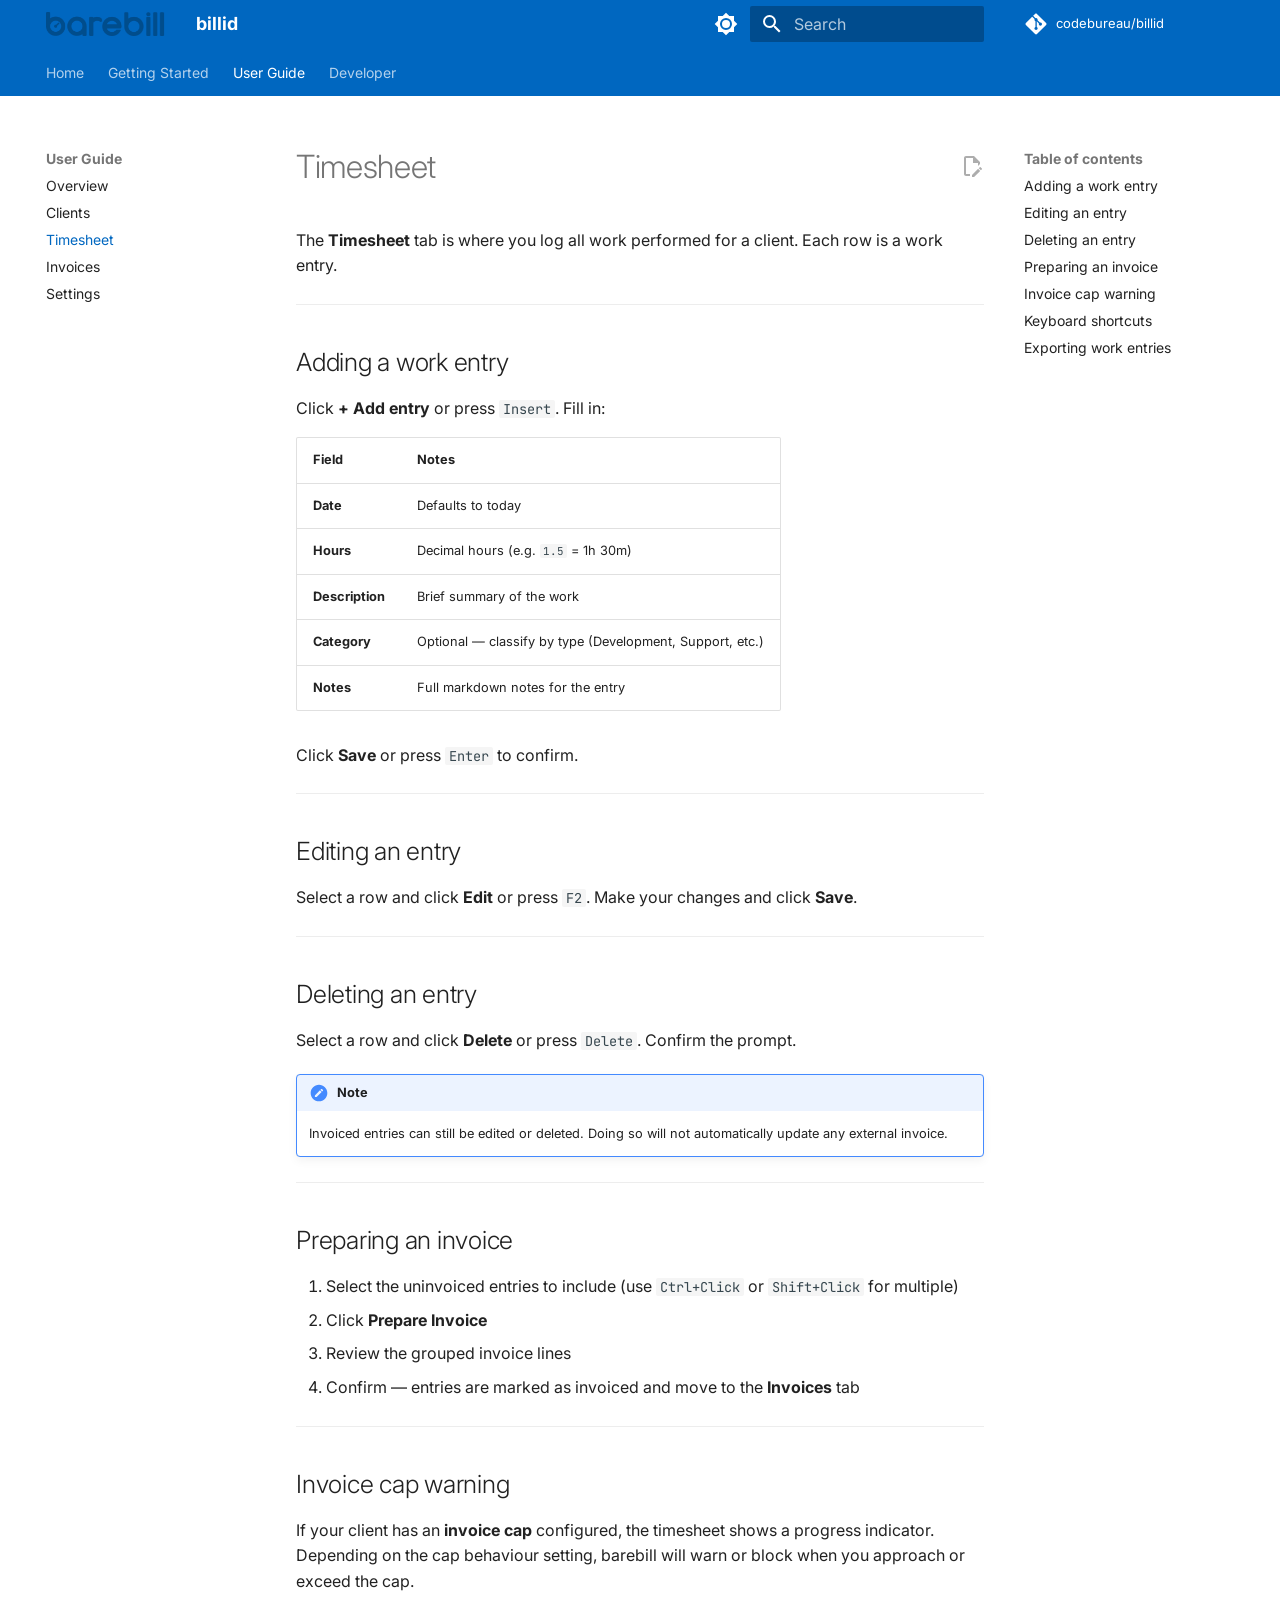
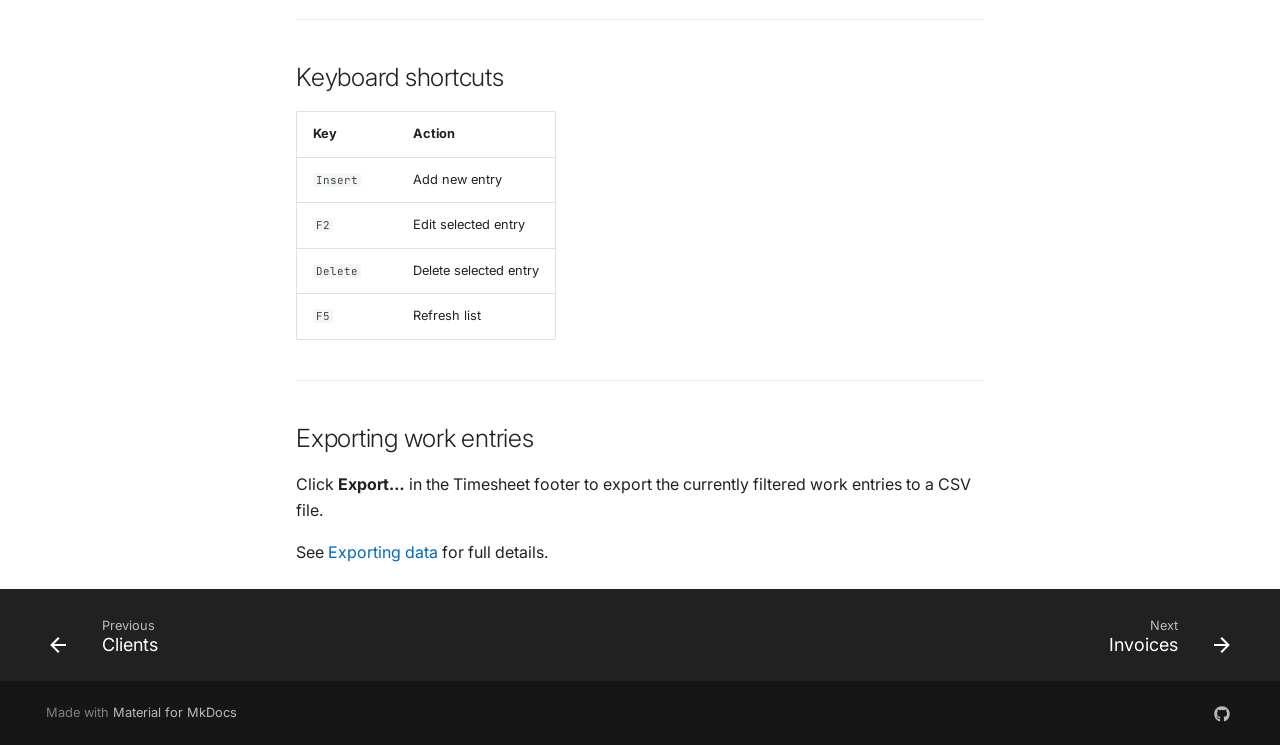
<file: user-guide/timesheet/index.html>
<!doctype html>
<html lang="en" class="no-js">
  <head>
    
      <meta charset="utf-8">
      <meta name="viewport" content="width=device-width,initial-scale=1">
      
        <meta name="description" content="Local-first time tracking and invoicing for solo consultants">
      
      
      
        <link rel="canonical" href="https://codebureau.github.io/billid/user-guide/timesheet/">
      
      
        <link rel="prev" href="../clients/">
      
      
        <link rel="next" href="../invoices/">
      
      
        
      
      
      <link rel="icon" href="../../assets/favicon.png">
      <meta name="generator" content="mkdocs-1.6.1, mkdocs-material-9.7.6">
    
    
      
        <title>Timesheet - billid</title>
      
    
    
      <link rel="stylesheet" href="../../assets/stylesheets/main.484c7ddc.min.css">
      
        
        <link rel="stylesheet" href="../../assets/stylesheets/palette.ab4e12ef.min.css">
      
      


    
    
      
    
    
      
        
        
        <link rel="preconnect" href="https://fonts.gstatic.com" crossorigin>
        <link rel="stylesheet" href="https://fonts.googleapis.com/css?family=Inter:300,300i,400,400i,700,700i%7CJetBrains+Mono:400,400i,700,700i&display=fallback">
        <style>:root{--md-text-font:"Inter";--md-code-font:"JetBrains Mono"}</style>
      
    
    
      <link rel="stylesheet" href="../../assets/theme.css">
    
    <script>__md_scope=new URL("../..",location),__md_hash=e=>[...e].reduce(((e,_)=>(e<<5)-e+_.charCodeAt(0)),0),__md_get=(e,_=localStorage,t=__md_scope)=>JSON.parse(_.getItem(t.pathname+"."+e)),__md_set=(e,_,t=localStorage,a=__md_scope)=>{try{t.setItem(a.pathname+"."+e,JSON.stringify(_))}catch(e){}}</script>
    
      

    
    
  </head>
  
  
    
    
      
    
    
    
    
    <body dir="ltr" data-md-color-scheme="default" data-md-color-primary="custom" data-md-color-accent="custom">
  
    
    <input class="md-toggle" data-md-toggle="drawer" type="checkbox" id="__drawer" autocomplete="off">
    <input class="md-toggle" data-md-toggle="search" type="checkbox" id="__search" autocomplete="off">
    <label class="md-overlay" for="__drawer"></label>
    <div data-md-component="skip">
      
        
        <a href="#timesheet" class="md-skip">
          Skip to content
        </a>
      
    </div>
    <div data-md-component="announce">
      
    </div>
    
    
      

<header class="md-header" data-md-component="header">
  <nav class="md-header__inner md-grid" aria-label="Header">
    <a href="../.." title="billid" class="md-header__button md-logo" aria-label="billid" data-md-component="logo">
      
  <img src="../../assets/logo.png" alt="logo">

    </a>
    <label class="md-header__button md-icon" for="__drawer">
      
      <svg xmlns="http://www.w3.org/2000/svg" viewBox="0 0 24 24"><path d="M3 6h18v2H3zm0 5h18v2H3zm0 5h18v2H3z"/></svg>
    </label>
    <div class="md-header__title" data-md-component="header-title">
      <div class="md-header__ellipsis">
        <div class="md-header__topic">
          <span class="md-ellipsis">
            billid
          </span>
        </div>
        <div class="md-header__topic" data-md-component="header-topic">
          <span class="md-ellipsis">
            
              Timesheet
            
          </span>
        </div>
      </div>
    </div>
    
      
        <form class="md-header__option" data-md-component="palette">
  
    
    
    
    <input class="md-option" data-md-color-media="" data-md-color-scheme="default" data-md-color-primary="custom" data-md-color-accent="custom"  aria-label="Switch to dark mode"  type="radio" name="__palette" id="__palette_0">
    
      <label class="md-header__button md-icon" title="Switch to dark mode" for="__palette_1" hidden>
        <svg xmlns="http://www.w3.org/2000/svg" viewBox="0 0 24 24"><path d="M12 8a4 4 0 0 0-4 4 4 4 0 0 0 4 4 4 4 0 0 0 4-4 4 4 0 0 0-4-4m0 10a6 6 0 0 1-6-6 6 6 0 0 1 6-6 6 6 0 0 1 6 6 6 6 0 0 1-6 6m8-9.31V4h-4.69L12 .69 8.69 4H4v4.69L.69 12 4 15.31V20h4.69L12 23.31 15.31 20H20v-4.69L23.31 12z"/></svg>
      </label>
    
  
    
    
    
    <input class="md-option" data-md-color-media="" data-md-color-scheme="slate" data-md-color-primary="custom" data-md-color-accent="custom"  aria-label="Switch to light mode"  type="radio" name="__palette" id="__palette_1">
    
      <label class="md-header__button md-icon" title="Switch to light mode" for="__palette_0" hidden>
        <svg xmlns="http://www.w3.org/2000/svg" viewBox="0 0 24 24"><path d="M12 18c-.89 0-1.74-.2-2.5-.55C11.56 16.5 13 14.42 13 12s-1.44-4.5-3.5-5.45C10.26 6.2 11.11 6 12 6a6 6 0 0 1 6 6 6 6 0 0 1-6 6m8-9.31V4h-4.69L12 .69 8.69 4H4v4.69L.69 12 4 15.31V20h4.69L12 23.31 15.31 20H20v-4.69L23.31 12z"/></svg>
      </label>
    
  
</form>
      
    
    
      <script>var palette=__md_get("__palette");if(palette&&palette.color){if("(prefers-color-scheme)"===palette.color.media){var media=matchMedia("(prefers-color-scheme: light)"),input=document.querySelector(media.matches?"[data-md-color-media='(prefers-color-scheme: light)']":"[data-md-color-media='(prefers-color-scheme: dark)']");palette.color.media=input.getAttribute("data-md-color-media"),palette.color.scheme=input.getAttribute("data-md-color-scheme"),palette.color.primary=input.getAttribute("data-md-color-primary"),palette.color.accent=input.getAttribute("data-md-color-accent")}for(var[key,value]of Object.entries(palette.color))document.body.setAttribute("data-md-color-"+key,value)}</script>
    
    
    
      
      
        <label class="md-header__button md-icon" for="__search">
          
          <svg xmlns="http://www.w3.org/2000/svg" viewBox="0 0 24 24"><path d="M9.5 3A6.5 6.5 0 0 1 16 9.5c0 1.61-.59 3.09-1.56 4.23l.27.27h.79l5 5-1.5 1.5-5-5v-.79l-.27-.27A6.52 6.52 0 0 1 9.5 16 6.5 6.5 0 0 1 3 9.5 6.5 6.5 0 0 1 9.5 3m0 2C7 5 5 7 5 9.5S7 14 9.5 14 14 12 14 9.5 12 5 9.5 5"/></svg>
        </label>
        <div class="md-search" data-md-component="search" role="dialog">
  <label class="md-search__overlay" for="__search"></label>
  <div class="md-search__inner" role="search">
    <form class="md-search__form" name="search">
      <input type="text" class="md-search__input" name="query" aria-label="Search" placeholder="Search" autocapitalize="off" autocorrect="off" autocomplete="off" spellcheck="false" data-md-component="search-query" required>
      <label class="md-search__icon md-icon" for="__search">
        
        <svg xmlns="http://www.w3.org/2000/svg" viewBox="0 0 24 24"><path d="M9.5 3A6.5 6.5 0 0 1 16 9.5c0 1.61-.59 3.09-1.56 4.23l.27.27h.79l5 5-1.5 1.5-5-5v-.79l-.27-.27A6.52 6.52 0 0 1 9.5 16 6.5 6.5 0 0 1 3 9.5 6.5 6.5 0 0 1 9.5 3m0 2C7 5 5 7 5 9.5S7 14 9.5 14 14 12 14 9.5 12 5 9.5 5"/></svg>
        
        <svg xmlns="http://www.w3.org/2000/svg" viewBox="0 0 24 24"><path d="M20 11v2H8l5.5 5.5-1.42 1.42L4.16 12l7.92-7.92L13.5 5.5 8 11z"/></svg>
      </label>
      <nav class="md-search__options" aria-label="Search">
        
        <button type="reset" class="md-search__icon md-icon" title="Clear" aria-label="Clear" tabindex="-1">
          
          <svg xmlns="http://www.w3.org/2000/svg" viewBox="0 0 24 24"><path d="M19 6.41 17.59 5 12 10.59 6.41 5 5 6.41 10.59 12 5 17.59 6.41 19 12 13.41 17.59 19 19 17.59 13.41 12z"/></svg>
        </button>
      </nav>
      
        <div class="md-search__suggest" data-md-component="search-suggest"></div>
      
    </form>
    <div class="md-search__output">
      <div class="md-search__scrollwrap" tabindex="0" data-md-scrollfix>
        <div class="md-search-result" data-md-component="search-result">
          <div class="md-search-result__meta">
            Initializing search
          </div>
          <ol class="md-search-result__list" role="presentation"></ol>
        </div>
      </div>
    </div>
  </div>
</div>
      
    
    
      <div class="md-header__source">
        <a href="https://github.com/codebureau/billid" title="Go to repository" class="md-source" data-md-component="source">
  <div class="md-source__icon md-icon">
    
    <svg xmlns="http://www.w3.org/2000/svg" viewBox="0 0 448 512"><!--! Font Awesome Free 7.1.0 by @fontawesome - https://fontawesome.com License - https://fontawesome.com/license/free (Icons: CC BY 4.0, Fonts: SIL OFL 1.1, Code: MIT License) Copyright 2025 Fonticons, Inc.--><path d="M439.6 236.1 244 40.5c-5.4-5.5-12.8-8.5-20.4-8.5s-15 3-20.4 8.4L162.5 81l51.5 51.5c27.1-9.1 52.7 16.8 43.4 43.7l49.7 49.7c34.2-11.8 61.2 31 35.5 56.7-26.5 26.5-70.2-2.9-56-37.3L240.3 199v121.9c25.3 12.5 22.3 41.8 9.1 55-6.4 6.4-15.2 10.1-24.3 10.1s-17.8-3.6-24.3-10.1c-17.6-17.6-11.1-46.9 11.2-56v-123c-20.8-8.5-24.6-30.7-18.6-45L142.6 101 8.5 235.1C3 240.6 0 247.9 0 255.5s3 15 8.5 20.4l195.6 195.7c5.4 5.4 12.7 8.4 20.4 8.4s15-3 20.4-8.4l194.7-194.7c5.4-5.4 8.4-12.8 8.4-20.4s-3-15-8.4-20.4"/></svg>
  </div>
  <div class="md-source__repository">
    codebureau/billid
  </div>
</a>
      </div>
    
  </nav>
  
</header>
    
    <div class="md-container" data-md-component="container">
      
      
        
          
            
<nav class="md-tabs" aria-label="Tabs" data-md-component="tabs">
  <div class="md-grid">
    <ul class="md-tabs__list">
      
        
  
  
  
  
    <li class="md-tabs__item">
      <a href="../.." class="md-tabs__link">
        
  
  
    
  
  Home

      </a>
    </li>
  

      
        
  
  
  
  
    <li class="md-tabs__item">
      <a href="../../getting-started/" class="md-tabs__link">
        
  
  
    
  
  Getting Started

      </a>
    </li>
  

      
        
  
  
  
    
  
  
    
    
      <li class="md-tabs__item md-tabs__item--active">
        <a href="../" class="md-tabs__link">
          
  
  
  User Guide

        </a>
      </li>
    
  

      
        
  
  
  
  
    
    
      <li class="md-tabs__item">
        <a href="../../developer/architecture/" class="md-tabs__link">
          
  
  
  Developer

        </a>
      </li>
    
  

      
    </ul>
  </div>
</nav>
          
        
      
      <main class="md-main" data-md-component="main">
        <div class="md-main__inner md-grid">
          
            
              
              <div class="md-sidebar md-sidebar--primary" data-md-component="sidebar" data-md-type="navigation" >
                <div class="md-sidebar__scrollwrap">
                  <div class="md-sidebar__inner">
                    


  


<nav class="md-nav md-nav--primary md-nav--lifted" aria-label="Navigation" data-md-level="0">
  <label class="md-nav__title" for="__drawer">
    <a href="../.." title="billid" class="md-nav__button md-logo" aria-label="billid" data-md-component="logo">
      
  <img src="../../assets/logo.png" alt="logo">

    </a>
    billid
  </label>
  
    <div class="md-nav__source">
      <a href="https://github.com/codebureau/billid" title="Go to repository" class="md-source" data-md-component="source">
  <div class="md-source__icon md-icon">
    
    <svg xmlns="http://www.w3.org/2000/svg" viewBox="0 0 448 512"><!--! Font Awesome Free 7.1.0 by @fontawesome - https://fontawesome.com License - https://fontawesome.com/license/free (Icons: CC BY 4.0, Fonts: SIL OFL 1.1, Code: MIT License) Copyright 2025 Fonticons, Inc.--><path d="M439.6 236.1 244 40.5c-5.4-5.5-12.8-8.5-20.4-8.5s-15 3-20.4 8.4L162.5 81l51.5 51.5c27.1-9.1 52.7 16.8 43.4 43.7l49.7 49.7c34.2-11.8 61.2 31 35.5 56.7-26.5 26.5-70.2-2.9-56-37.3L240.3 199v121.9c25.3 12.5 22.3 41.8 9.1 55-6.4 6.4-15.2 10.1-24.3 10.1s-17.8-3.6-24.3-10.1c-17.6-17.6-11.1-46.9 11.2-56v-123c-20.8-8.5-24.6-30.7-18.6-45L142.6 101 8.5 235.1C3 240.6 0 247.9 0 255.5s3 15 8.5 20.4l195.6 195.7c5.4 5.4 12.7 8.4 20.4 8.4s15-3 20.4-8.4l194.7-194.7c5.4-5.4 8.4-12.8 8.4-20.4s-3-15-8.4-20.4"/></svg>
  </div>
  <div class="md-source__repository">
    codebureau/billid
  </div>
</a>
    </div>
  
  <ul class="md-nav__list" data-md-scrollfix>
    
      
      
  
  
  
  
    <li class="md-nav__item">
      <a href="../.." class="md-nav__link">
        
  
  
  <span class="md-ellipsis">
    
  
    Home
  

    
  </span>
  
  

      </a>
    </li>
  

    
      
      
  
  
  
  
    <li class="md-nav__item">
      <a href="../../getting-started/" class="md-nav__link">
        
  
  
  <span class="md-ellipsis">
    
  
    Getting Started
  

    
  </span>
  
  

      </a>
    </li>
  

    
      
      
  
  
    
  
  
  
    
    
    
    
      
        
        
      
      
        
      
    
    
    <li class="md-nav__item md-nav__item--active md-nav__item--section md-nav__item--nested">
      
        
        
        <input class="md-nav__toggle md-toggle " type="checkbox" id="__nav_3" checked>
        
          
          <label class="md-nav__link" for="__nav_3" id="__nav_3_label" tabindex="">
            
  
  
  <span class="md-ellipsis">
    
  
    User Guide
  

    
  </span>
  
  

            <span class="md-nav__icon md-icon"></span>
          </label>
        
        <nav class="md-nav" data-md-level="1" aria-labelledby="__nav_3_label" aria-expanded="true">
          <label class="md-nav__title" for="__nav_3">
            <span class="md-nav__icon md-icon"></span>
            
  
    User Guide
  

          </label>
          <ul class="md-nav__list" data-md-scrollfix>
            
              
                
  
  
  
  
    <li class="md-nav__item">
      <a href="../" class="md-nav__link">
        
  
  
  <span class="md-ellipsis">
    
  
    Overview
  

    
  </span>
  
  

      </a>
    </li>
  

              
            
              
                
  
  
  
  
    <li class="md-nav__item">
      <a href="../clients/" class="md-nav__link">
        
  
  
  <span class="md-ellipsis">
    
  
    Clients
  

    
  </span>
  
  

      </a>
    </li>
  

              
            
              
                
  
  
    
  
  
  
    <li class="md-nav__item md-nav__item--active">
      
      <input class="md-nav__toggle md-toggle" type="checkbox" id="__toc">
      
      
        
      
      
        <label class="md-nav__link md-nav__link--active" for="__toc">
          
  
  
  <span class="md-ellipsis">
    
  
    Timesheet
  

    
  </span>
  
  

          <span class="md-nav__icon md-icon"></span>
        </label>
      
      <a href="./" class="md-nav__link md-nav__link--active">
        
  
  
  <span class="md-ellipsis">
    
  
    Timesheet
  

    
  </span>
  
  

      </a>
      
        

<nav class="md-nav md-nav--secondary" aria-label="Table of contents">
  
  
  
    
  
  
    <label class="md-nav__title" for="__toc">
      <span class="md-nav__icon md-icon"></span>
      Table of contents
    </label>
    <ul class="md-nav__list" data-md-component="toc" data-md-scrollfix>
      
        <li class="md-nav__item">
  <a href="#adding-a-work-entry" class="md-nav__link">
    <span class="md-ellipsis">
      
        Adding a work entry
      
    </span>
  </a>
  
</li>
      
        <li class="md-nav__item">
  <a href="#editing-an-entry" class="md-nav__link">
    <span class="md-ellipsis">
      
        Editing an entry
      
    </span>
  </a>
  
</li>
      
        <li class="md-nav__item">
  <a href="#deleting-an-entry" class="md-nav__link">
    <span class="md-ellipsis">
      
        Deleting an entry
      
    </span>
  </a>
  
</li>
      
        <li class="md-nav__item">
  <a href="#preparing-an-invoice" class="md-nav__link">
    <span class="md-ellipsis">
      
        Preparing an invoice
      
    </span>
  </a>
  
</li>
      
        <li class="md-nav__item">
  <a href="#invoice-cap-warning" class="md-nav__link">
    <span class="md-ellipsis">
      
        Invoice cap warning
      
    </span>
  </a>
  
</li>
      
        <li class="md-nav__item">
  <a href="#keyboard-shortcuts" class="md-nav__link">
    <span class="md-ellipsis">
      
        Keyboard shortcuts
      
    </span>
  </a>
  
</li>
      
        <li class="md-nav__item">
  <a href="#exporting-work-entries" class="md-nav__link">
    <span class="md-ellipsis">
      
        Exporting work entries
      
    </span>
  </a>
  
</li>
      
    </ul>
  
</nav>
      
    </li>
  

              
            
              
                
  
  
  
  
    <li class="md-nav__item">
      <a href="../invoices/" class="md-nav__link">
        
  
  
  <span class="md-ellipsis">
    
  
    Invoices
  

    
  </span>
  
  

      </a>
    </li>
  

              
            
              
                
  
  
  
  
    <li class="md-nav__item">
      <a href="../settings/" class="md-nav__link">
        
  
  
  <span class="md-ellipsis">
    
  
    Settings
  

    
  </span>
  
  

      </a>
    </li>
  

              
            
          </ul>
        </nav>
      
    </li>
  

    
      
      
  
  
  
  
    
    
    
    
      
      
        
      
    
    
    <li class="md-nav__item md-nav__item--nested">
      
        
        
        <input class="md-nav__toggle md-toggle " type="checkbox" id="__nav_4" >
        
          
          <label class="md-nav__link" for="__nav_4" id="__nav_4_label" tabindex="0">
            
  
  
  <span class="md-ellipsis">
    
  
    Developer
  

    
  </span>
  
  

            <span class="md-nav__icon md-icon"></span>
          </label>
        
        <nav class="md-nav" data-md-level="1" aria-labelledby="__nav_4_label" aria-expanded="false">
          <label class="md-nav__title" for="__nav_4">
            <span class="md-nav__icon md-icon"></span>
            
  
    Developer
  

          </label>
          <ul class="md-nav__list" data-md-scrollfix>
            
              
                
  
  
  
  
    <li class="md-nav__item">
      <a href="../../developer/architecture/" class="md-nav__link">
        
  
  
  <span class="md-ellipsis">
    
  
    Architecture
  

    
  </span>
  
  

      </a>
    </li>
  

              
            
              
                
  
  
  
  
    <li class="md-nav__item">
      <a href="../../developer/contributing/" class="md-nav__link">
        
  
  
  <span class="md-ellipsis">
    
  
    Contributing
  

    
  </span>
  
  

      </a>
    </li>
  

              
            
              
                
  
  
  
  
    <li class="md-nav__item">
      <a href="../../developer/releasing/" class="md-nav__link">
        
  
  
  <span class="md-ellipsis">
    
  
    Releasing
  

    
  </span>
  
  

      </a>
    </li>
  

              
            
              
                
  
  
  
  
    <li class="md-nav__item">
      <a href="../../developer/keyboard-shortcuts/" class="md-nav__link">
        
  
  
  <span class="md-ellipsis">
    
  
    Keyboard Shortcuts
  

    
  </span>
  
  

      </a>
    </li>
  

              
            
          </ul>
        </nav>
      
    </li>
  

    
  </ul>
</nav>
                  </div>
                </div>
              </div>
            
            
              
              <div class="md-sidebar md-sidebar--secondary" data-md-component="sidebar" data-md-type="toc" >
                <div class="md-sidebar__scrollwrap">
                  <div class="md-sidebar__inner">
                    

<nav class="md-nav md-nav--secondary" aria-label="Table of contents">
  
  
  
    
  
  
    <label class="md-nav__title" for="__toc">
      <span class="md-nav__icon md-icon"></span>
      Table of contents
    </label>
    <ul class="md-nav__list" data-md-component="toc" data-md-scrollfix>
      
        <li class="md-nav__item">
  <a href="#adding-a-work-entry" class="md-nav__link">
    <span class="md-ellipsis">
      
        Adding a work entry
      
    </span>
  </a>
  
</li>
      
        <li class="md-nav__item">
  <a href="#editing-an-entry" class="md-nav__link">
    <span class="md-ellipsis">
      
        Editing an entry
      
    </span>
  </a>
  
</li>
      
        <li class="md-nav__item">
  <a href="#deleting-an-entry" class="md-nav__link">
    <span class="md-ellipsis">
      
        Deleting an entry
      
    </span>
  </a>
  
</li>
      
        <li class="md-nav__item">
  <a href="#preparing-an-invoice" class="md-nav__link">
    <span class="md-ellipsis">
      
        Preparing an invoice
      
    </span>
  </a>
  
</li>
      
        <li class="md-nav__item">
  <a href="#invoice-cap-warning" class="md-nav__link">
    <span class="md-ellipsis">
      
        Invoice cap warning
      
    </span>
  </a>
  
</li>
      
        <li class="md-nav__item">
  <a href="#keyboard-shortcuts" class="md-nav__link">
    <span class="md-ellipsis">
      
        Keyboard shortcuts
      
    </span>
  </a>
  
</li>
      
        <li class="md-nav__item">
  <a href="#exporting-work-entries" class="md-nav__link">
    <span class="md-ellipsis">
      
        Exporting work entries
      
    </span>
  </a>
  
</li>
      
    </ul>
  
</nav>
                  </div>
                </div>
              </div>
            
          
          
            <div class="md-content" data-md-component="content">
              
              <article class="md-content__inner md-typeset">
                
                  


  
    <a href="https://github.com/codebureau/billid/edit/main/website/docs/user-guide/timesheet.md" title="Edit this page" class="md-content__button md-icon" rel="edit">
      
      <svg xmlns="http://www.w3.org/2000/svg" viewBox="0 0 24 24"><path d="M10 20H6V4h7v5h5v3.1l2-2V8l-6-6H6c-1.1 0-2 .9-2 2v16c0 1.1.9 2 2 2h4zm10.2-7c.1 0 .3.1.4.2l1.3 1.3c.2.2.2.6 0 .8l-1 1-2.1-2.1 1-1c.1-.1.2-.2.4-.2m0 3.9L14.1 23H12v-2.1l6.1-6.1z"/></svg>
    </a>
  
  


<h1 id="timesheet">Timesheet</h1>
<p>The <strong>Timesheet</strong> tab is where you log all work performed for a client. Each row is a work entry.</p>
<hr />
<h2 id="adding-a-work-entry">Adding a work entry</h2>
<p>Click <strong>+ Add entry</strong> or press <code>Insert</code>. Fill in:</p>
<table>
<thead>
<tr>
<th>Field</th>
<th>Notes</th>
</tr>
</thead>
<tbody>
<tr>
<td><strong>Date</strong></td>
<td>Defaults to today</td>
</tr>
<tr>
<td><strong>Hours</strong></td>
<td>Decimal hours (e.g. <code>1.5</code> = 1h 30m)</td>
</tr>
<tr>
<td><strong>Description</strong></td>
<td>Brief summary of the work</td>
</tr>
<tr>
<td><strong>Category</strong></td>
<td>Optional — classify by type (Development, Support, etc.)</td>
</tr>
<tr>
<td><strong>Notes</strong></td>
<td>Full markdown notes for the entry</td>
</tr>
</tbody>
</table>
<p>Click <strong>Save</strong> or press <code>Enter</code> to confirm.</p>
<hr />
<h2 id="editing-an-entry">Editing an entry</h2>
<p>Select a row and click <strong>Edit</strong> or press <code>F2</code>. Make your changes and click <strong>Save</strong>.</p>
<hr />
<h2 id="deleting-an-entry">Deleting an entry</h2>
<p>Select a row and click <strong>Delete</strong> or press <code>Delete</code>. Confirm the prompt.</p>
<div class="admonition note">
<p class="admonition-title">Note</p>
<p>Invoiced entries can still be edited or deleted. Doing so will not automatically update any external invoice.</p>
</div>
<hr />
<h2 id="preparing-an-invoice">Preparing an invoice</h2>
<ol>
<li>Select the uninvoiced entries to include (use <code>Ctrl+Click</code> or <code>Shift+Click</code> for multiple)</li>
<li>Click <strong>Prepare Invoice</strong></li>
<li>Review the grouped invoice lines</li>
<li>Confirm — entries are marked as invoiced and move to the <strong>Invoices</strong> tab</li>
</ol>
<hr />
<h2 id="invoice-cap-warning">Invoice cap warning</h2>
<p>If your client has an <strong>invoice cap</strong> configured, the timesheet shows a progress indicator. Depending on the cap behaviour setting, barebill will warn or block when you approach or exceed the cap.</p>
<hr />
<h2 id="keyboard-shortcuts">Keyboard shortcuts</h2>
<table>
<thead>
<tr>
<th>Key</th>
<th>Action</th>
</tr>
</thead>
<tbody>
<tr>
<td><code>Insert</code></td>
<td>Add new entry</td>
</tr>
<tr>
<td><code>F2</code></td>
<td>Edit selected entry</td>
</tr>
<tr>
<td><code>Delete</code></td>
<td>Delete selected entry</td>
</tr>
<tr>
<td><code>F5</code></td>
<td>Refresh list</td>
</tr>
</tbody>
</table>
<hr />
<h2 id="exporting-work-entries">Exporting work entries</h2>
<p>Click <strong>Export…</strong> in the Timesheet footer to export the currently filtered work entries to a CSV file.</p>
<p>See <a href="../export/">Exporting data</a> for full details.</p>












                
              </article>
            </div>
          
          
<script>var target=document.getElementById(location.hash.slice(1));target&&target.name&&(target.checked=target.name.startsWith("__tabbed_"))</script>
        </div>
        
          <button type="button" class="md-top md-icon" data-md-component="top" hidden>
  
  <svg xmlns="http://www.w3.org/2000/svg" viewBox="0 0 24 24"><path d="M13 20h-2V8l-5.5 5.5-1.42-1.42L12 4.16l7.92 7.92-1.42 1.42L13 8z"/></svg>
  Back to top
</button>
        
      </main>
      
        <footer class="md-footer">
  
    
      
      <nav class="md-footer__inner md-grid" aria-label="Footer" >
        
          
          <a href="../clients/" class="md-footer__link md-footer__link--prev" aria-label="Previous: Clients">
            <div class="md-footer__button md-icon">
              
              <svg xmlns="http://www.w3.org/2000/svg" viewBox="0 0 24 24"><path d="M20 11v2H8l5.5 5.5-1.42 1.42L4.16 12l7.92-7.92L13.5 5.5 8 11z"/></svg>
            </div>
            <div class="md-footer__title">
              <span class="md-footer__direction">
                Previous
              </span>
              <div class="md-ellipsis">
                Clients
              </div>
            </div>
          </a>
        
        
          
          <a href="../invoices/" class="md-footer__link md-footer__link--next" aria-label="Next: Invoices">
            <div class="md-footer__title">
              <span class="md-footer__direction">
                Next
              </span>
              <div class="md-ellipsis">
                Invoices
              </div>
            </div>
            <div class="md-footer__button md-icon">
              
              <svg xmlns="http://www.w3.org/2000/svg" viewBox="0 0 24 24"><path d="M4 11v2h12l-5.5 5.5 1.42 1.42L19.84 12l-7.92-7.92L10.5 5.5 16 11z"/></svg>
            </div>
          </a>
        
      </nav>
    
  
  <div class="md-footer-meta md-typeset">
    <div class="md-footer-meta__inner md-grid">
      <div class="md-copyright">
  
  
    Made with
    <a href="https://squidfunk.github.io/mkdocs-material/" target="_blank" rel="noopener">
      Material for MkDocs
    </a>
  
</div>
      
        
<div class="md-social">
  
    
    
    
    
      
      
    
    <a href="https://github.com/codebureau/billid" target="_blank" rel="noopener" title="github.com" class="md-social__link">
      <svg xmlns="http://www.w3.org/2000/svg" viewBox="0 0 512 512"><!--! Font Awesome Free 7.1.0 by @fontawesome - https://fontawesome.com License - https://fontawesome.com/license/free (Icons: CC BY 4.0, Fonts: SIL OFL 1.1, Code: MIT License) Copyright 2025 Fonticons, Inc.--><path d="M173.9 397.4c0 2-2.3 3.6-5.2 3.6-3.3.3-5.6-1.3-5.6-3.6 0-2 2.3-3.6 5.2-3.6 3-.3 5.6 1.3 5.6 3.6m-31.1-4.5c-.7 2 1.3 4.3 4.3 4.9 2.6 1 5.6 0 6.2-2s-1.3-4.3-4.3-5.2c-2.6-.7-5.5.3-6.2 2.3m44.2-1.7c-2.9.7-4.9 2.6-4.6 4.9.3 2 2.9 3.3 5.9 2.6 2.9-.7 4.9-2.6 4.6-4.6-.3-1.9-3-3.2-5.9-2.9M252.8 8C114.1 8 8 113.3 8 252c0 110.9 69.8 205.8 169.5 239.2 12.8 2.3 17.3-5.6 17.3-12.1 0-6.2-.3-40.4-.3-61.4 0 0-70 15-84.7-29.8 0 0-11.4-29.1-27.8-36.6 0 0-22.9-15.7 1.6-15.4 0 0 24.9 2 38.6 25.8 21.9 38.6 58.6 27.5 72.9 20.9 2.3-16 8.8-27.1 16-33.7-55.9-6.2-112.3-14.3-112.3-110.5 0-27.5 7.6-41.3 23.6-58.9-2.6-6.5-11.1-33.3 2.6-67.9 20.9-6.5 69 27 69 27 20-5.6 41.5-8.5 62.8-8.5s42.8 2.9 62.8 8.5c0 0 48.1-33.6 69-27 13.7 34.7 5.2 61.4 2.6 67.9 16 17.7 25.8 31.5 25.8 58.9 0 96.5-58.9 104.2-114.8 110.5 9.2 7.9 17 22.9 17 46.4 0 33.7-.3 75.4-.3 83.6 0 6.5 4.6 14.4 17.3 12.1C436.2 457.8 504 362.9 504 252 504 113.3 391.5 8 252.8 8M105.2 352.9c-1.3 1-1 3.3.7 5.2 1.6 1.6 3.9 2.3 5.2 1 1.3-1 1-3.3-.7-5.2-1.6-1.6-3.9-2.3-5.2-1m-10.8-8.1c-.7 1.3.3 2.9 2.3 3.9 1.6 1 3.6.7 4.3-.7.7-1.3-.3-2.9-2.3-3.9-2-.6-3.6-.3-4.3.7m32.4 35.6c-1.6 1.3-1 4.3 1.3 6.2 2.3 2.3 5.2 2.6 6.5 1 1.3-1.3.7-4.3-1.3-6.2-2.2-2.3-5.2-2.6-6.5-1m-11.4-14.7c-1.6 1-1.6 3.6 0 5.9s4.3 3.3 5.6 2.3c1.6-1.3 1.6-3.9 0-6.2-1.4-2.3-4-3.3-5.6-2"/></svg>
    </a>
  
</div>
      
    </div>
  </div>
</footer>
      
    </div>
    <div class="md-dialog" data-md-component="dialog">
      <div class="md-dialog__inner md-typeset"></div>
    </div>
    
    
    
      
      
      <script id="__config" type="application/json">{"annotate": null, "base": "../..", "features": ["navigation.tabs", "navigation.sections", "navigation.top", "navigation.footer", "search.highlight", "search.suggest", "content.action.edit", "content.code.copy"], "search": "../../assets/javascripts/workers/search.2c215733.min.js", "tags": null, "translations": {"clipboard.copied": "Copied to clipboard", "clipboard.copy": "Copy to clipboard", "search.result.more.one": "1 more on this page", "search.result.more.other": "# more on this page", "search.result.none": "No matching documents", "search.result.one": "1 matching document", "search.result.other": "# matching documents", "search.result.placeholder": "Type to start searching", "search.result.term.missing": "Missing", "select.version": "Select version"}, "version": null}</script>
    
    
      <script src="../../assets/javascripts/bundle.79ae519e.min.js"></script>
      
    
  </body>
</html>
</file>
<file: assets/theme.css>
:root {
  --md-primary-fg-color:        #0067C0;
  --md-primary-fg-color--light: #3389D4;
  --md-primary-fg-color--dark:  #004D8C;
  --md-accent-fg-color:         #004D8C;
}
</file>
<file: assets/stylesheets/main.484c7ddc.min.css>
@charset "UTF-8";html{-webkit-text-size-adjust:none;-moz-text-size-adjust:none;text-size-adjust:none;box-sizing:border-box}*,:after,:before{box-sizing:inherit}@media (prefers-reduced-motion){*,:after,:before{transition:none!important}}body{margin:0}a,button,input,label{-webkit-tap-highlight-color:transparent}a{color:inherit;text-decoration:none}hr{border:0;box-sizing:initial;display:block;height:.05rem;overflow:visible;padding:0}small{font-size:80%}sub,sup{line-height:1em}img{border-style:none}table{border-collapse:initial;border-spacing:0}td,th{font-weight:400;vertical-align:top}button{background:#0000;border:0;font-family:inherit;font-size:inherit;margin:0;padding:0}input{border:0;outline:none}:root{--md-primary-fg-color:#4051b5;--md-primary-fg-color--light:#5d6cc0;--md-primary-fg-color--dark:#303fa1;--md-primary-bg-color:#fff;--md-primary-bg-color--light:#ffffffb3;--md-accent-fg-color:#526cfe;--md-accent-fg-color--transparent:#526cfe1a;--md-accent-bg-color:#fff;--md-accent-bg-color--light:#ffffffb3}[data-md-color-scheme=default]{color-scheme:light}[data-md-color-scheme=default] img[src$="#gh-dark-mode-only"],[data-md-color-scheme=default] img[src$="#only-dark"]{display:none}:root,[data-md-color-scheme=default]{--md-hue:225deg;--md-default-fg-color:#000000de;--md-default-fg-color--light:#0000008a;--md-default-fg-color--lighter:#00000052;--md-default-fg-color--lightest:#00000012;--md-default-bg-color:#fff;--md-default-bg-color--light:#ffffffb3;--md-default-bg-color--lighter:#ffffff4d;--md-default-bg-color--lightest:#ffffff1f;--md-code-fg-color:#36464e;--md-code-bg-color:#f5f5f5;--md-code-bg-color--light:#f5f5f5b3;--md-code-bg-color--lighter:#f5f5f54d;--md-code-hl-color:#4287ff;--md-code-hl-color--light:#4287ff1a;--md-code-hl-number-color:#d52a2a;--md-code-hl-special-color:#db1457;--md-code-hl-function-color:#a846b9;--md-code-hl-constant-color:#6e59d9;--md-code-hl-keyword-color:#3f6ec6;--md-code-hl-string-color:#1c7d4d;--md-code-hl-name-color:var(--md-code-fg-color);--md-code-hl-operator-color:var(--md-default-fg-color--light);--md-code-hl-punctuation-color:var(--md-default-fg-color--light);--md-code-hl-comment-color:var(--md-default-fg-color--light);--md-code-hl-generic-color:var(--md-default-fg-color--light);--md-code-hl-variable-color:var(--md-default-fg-color--light);--md-typeset-color:var(--md-default-fg-color);--md-typeset-a-color:var(--md-primary-fg-color);--md-typeset-del-color:#f5503d26;--md-typeset-ins-color:#0bd57026;--md-typeset-kbd-color:#fafafa;--md-typeset-kbd-accent-color:#fff;--md-typeset-kbd-border-color:#b8b8b8;--md-typeset-mark-color:#ffff0080;--md-typeset-table-color:#0000001f;--md-typeset-table-color--light:rgba(0,0,0,.035);--md-admonition-fg-color:var(--md-default-fg-color);--md-admonition-bg-color:var(--md-default-bg-color);--md-warning-fg-color:#000000de;--md-warning-bg-color:#ff9;--md-footer-fg-color:#fff;--md-footer-fg-color--light:#ffffffb3;--md-footer-fg-color--lighter:#ffffff73;--md-footer-bg-color:#000000de;--md-footer-bg-color--dark:#00000052;--md-shadow-z1:0 0.2rem 0.5rem #0000000d,0 0 0.05rem #0000001a;--md-shadow-z2:0 0.2rem 0.5rem #0000001a,0 0 0.05rem #00000040;--md-shadow-z3:0 0.2rem 0.5rem #0003,0 0 0.05rem #00000059}.md-icon svg{fill:currentcolor;display:block;height:1.2rem;width:1.2rem}body{-webkit-font-smoothing:antialiased;-moz-osx-font-smoothing:grayscale;--md-text-font-family:var(--md-text-font,_),-apple-system,BlinkMacSystemFont,Helvetica,Arial,sans-serif;--md-code-font-family:var(--md-code-font,_),SFMono-Regular,Consolas,Menlo,monospace}aside,body,input{font-feature-settings:"kern","liga";color:var(--md-typeset-color);font-family:var(--md-text-font-family)}code,kbd,pre{font-feature-settings:"kern";font-family:var(--md-code-font-family)}:root{--md-typeset-table-sort-icon:url('data:image/svg+xml;charset=utf-8,<svg xmlns="http://www.w3.org/2000/svg" viewBox="0 0 24 24"><path d="m18 21-4-4h3V7h-3l4-4 4 4h-3v10h3M2 19v-2h10v2M2 13v-2h7v2M2 7V5h4v2z"/></svg>');--md-typeset-table-sort-icon--asc:url('data:image/svg+xml;charset=utf-8,<svg xmlns="http://www.w3.org/2000/svg" viewBox="0 0 24 24"><path d="M19 17h3l-4 4-4-4h3V3h2M2 17h10v2H2M6 5v2H2V5m0 6h7v2H2z"/></svg>');--md-typeset-table-sort-icon--desc:url('data:image/svg+xml;charset=utf-8,<svg xmlns="http://www.w3.org/2000/svg" viewBox="0 0 24 24"><path d="M19 7h3l-4-4-4 4h3v14h2M2 17h10v2H2M6 5v2H2V5m0 6h7v2H2z"/></svg>')}.md-typeset{-webkit-print-color-adjust:exact;color-adjust:exact;font-size:.8rem;line-height:1.6;overflow-wrap:break-word}@media print{.md-typeset{font-size:.68rem}}.md-typeset blockquote,.md-typeset dl,.md-typeset figure,.md-typeset ol,.md-typeset pre,.md-typeset ul{margin-bottom:1em;margin-top:1em}.md-typeset h1{color:var(--md-default-fg-color--light);font-size:2em;line-height:1.3;margin:0 0 1.25em}.md-typeset h1,.md-typeset h2{font-weight:300;letter-spacing:-.01em}.md-typeset h2{font-size:1.5625em;line-height:1.4;margin:1.6em 0 .64em}.md-typeset h3{font-size:1.25em;font-weight:400;letter-spacing:-.01em;line-height:1.5;margin:1.6em 0 .8em}.md-typeset h2+h3{margin-top:.8em}.md-typeset h4{font-weight:700;letter-spacing:-.01em;margin:1em 0}.md-typeset h5,.md-typeset h6{color:var(--md-default-fg-color--light);font-size:.8em;font-weight:700;letter-spacing:-.01em;margin:1.25em 0}.md-typeset h5{text-transform:uppercase}.md-typeset h5 code{text-transform:none}.md-typeset hr{border-bottom:.05rem solid var(--md-default-fg-color--lightest);display:flow-root;margin:1.5em 0}.md-typeset a{color:var(--md-typeset-a-color);word-break:break-word}.md-typeset a,.md-typeset a:before{transition:color 125ms}.md-typeset a:focus,.md-typeset a:hover{color:var(--md-accent-fg-color)}.md-typeset a:focus code,.md-typeset a:hover code{background-color:var(--md-accent-fg-color--transparent);color:var(--md-accent-fg-color)}.md-typeset a code{color:var(--md-typeset-a-color)}.md-typeset a.focus-visible{outline-color:var(--md-accent-fg-color);outline-offset:.2rem}.md-typeset code,.md-typeset kbd,.md-typeset pre{color:var(--md-code-fg-color);direction:ltr;font-variant-ligatures:none;transition:background-color 125ms}@media print{.md-typeset code,.md-typeset kbd,.md-typeset pre{white-space:pre-wrap}}.md-typeset code{background-color:var(--md-code-bg-color);border-radius:.1rem;-webkit-box-decoration-break:clone;box-decoration-break:clone;font-size:.85em;padding:0 .2941176471em;transition:color 125ms,background-color 125ms;word-break:break-word}.md-typeset code:not(.focus-visible){-webkit-tap-highlight-color:transparent;outline:none}.md-typeset pre{display:flow-root;line-height:1.4;position:relative}.md-typeset pre>code{-webkit-box-decoration-break:slice;box-decoration-break:slice;box-shadow:none;display:block;margin:0;outline-color:var(--md-accent-fg-color);overflow:auto;padding:.7720588235em 1.1764705882em;scrollbar-color:var(--md-default-fg-color--lighter) #0000;scrollbar-width:thin;touch-action:auto;word-break:normal}.md-typeset pre>code:hover{scrollbar-color:var(--md-accent-fg-color) #0000}.md-typeset pre>code::-webkit-scrollbar{height:.2rem;width:.2rem}.md-typeset pre>code::-webkit-scrollbar-thumb{background-color:var(--md-default-fg-color--lighter)}.md-typeset pre>code::-webkit-scrollbar-thumb:hover{background-color:var(--md-accent-fg-color)}.md-typeset kbd{background-color:var(--md-typeset-kbd-color);border-radius:.1rem;box-shadow:0 .1rem 0 .05rem var(--md-typeset-kbd-border-color),0 .1rem 0 var(--md-typeset-kbd-border-color),0 -.1rem .2rem var(--md-typeset-kbd-accent-color) inset;color:var(--md-default-fg-color);display:inline-block;font-size:.75em;padding:0 .6666666667em;vertical-align:text-top;word-break:break-word}.md-typeset mark{background-color:var(--md-typeset-mark-color);-webkit-box-decoration-break:clone;box-decoration-break:clone;color:inherit;word-break:break-word}.md-typeset abbr{cursor:help;text-decoration:none}.md-typeset [data-preview],.md-typeset abbr{border-bottom:.05rem dotted var(--md-default-fg-color--light)}.md-typeset small{opacity:.75}[dir=ltr] .md-typeset sub,[dir=ltr] .md-typeset sup{margin-left:.078125em}[dir=rtl] .md-typeset sub,[dir=rtl] .md-typeset sup{margin-right:.078125em}[dir=ltr] .md-typeset blockquote{padding-left:.6rem}[dir=rtl] .md-typeset blockquote{padding-right:.6rem}[dir=ltr] .md-typeset blockquote{border-left:.2rem solid var(--md-default-fg-color--lighter)}[dir=rtl] .md-typeset blockquote{border-right:.2rem solid var(--md-default-fg-color--lighter)}.md-typeset blockquote{color:var(--md-default-fg-color--light);margin-left:0;margin-right:0}.md-typeset ul{list-style-type:disc}.md-typeset ul[type]{list-style-type:revert-layer}[dir=ltr] .md-typeset ol,[dir=ltr] .md-typeset ul{margin-left:.625em}[dir=rtl] .md-typeset ol,[dir=rtl] .md-typeset ul{margin-right:.625em}.md-typeset ol,.md-typeset ul{padding:0}.md-typeset ol:not([hidden]),.md-typeset ul:not([hidden]){display:flow-root}.md-typeset ol ol,.md-typeset ul ol{list-style-type:lower-alpha}.md-typeset ol ol ol,.md-typeset ul ol ol{list-style-type:lower-roman}.md-typeset ol ol ol ol,.md-typeset ul ol ol ol{list-style-type:upper-alpha}.md-typeset ol ol ol ol ol,.md-typeset ul ol ol ol ol{list-style-type:upper-roman}.md-typeset ol[type],.md-typeset ul[type]{list-style-type:revert-layer}[dir=ltr] .md-typeset ol li,[dir=ltr] .md-typeset ul li{margin-left:1.25em}[dir=rtl] .md-typeset ol li,[dir=rtl] .md-typeset ul li{margin-right:1.25em}.md-typeset ol li,.md-typeset ul li{margin-bottom:.5em}.md-typeset ol li blockquote,.md-typeset ol li p,.md-typeset ul li blockquote,.md-typeset ul li p{margin:.5em 0}.md-typeset ol li:last-child,.md-typeset ul li:last-child{margin-bottom:0}[dir=ltr] .md-typeset ol li ol,[dir=ltr] .md-typeset ol li ul,[dir=ltr] .md-typeset ul li ol,[dir=ltr] .md-typeset ul li ul{margin-left:.625em}[dir=rtl] .md-typeset ol li ol,[dir=rtl] .md-typeset ol li ul,[dir=rtl] .md-typeset ul li ol,[dir=rtl] .md-typeset ul li ul{margin-right:.625em}.md-typeset ol li ol,.md-typeset ol li ul,.md-typeset ul li ol,.md-typeset ul li ul{margin-bottom:.5em;margin-top:.5em}[dir=ltr] .md-typeset dd{margin-left:1.875em}[dir=rtl] .md-typeset dd{margin-right:1.875em}.md-typeset dd{margin-bottom:1.5em;margin-top:1em}.md-typeset img,.md-typeset svg,.md-typeset video{height:auto;max-width:100%}.md-typeset img[align=left]{margin:1em 1em 1em 0}.md-typeset img[align=right]{margin:1em 0 1em 1em}.md-typeset img[align]:only-child{margin-top:0}.md-typeset figure{display:flow-root;margin:1em auto;max-width:100%;text-align:center;width:fit-content}.md-typeset figure img{display:block;margin:0 auto}.md-typeset figcaption{font-style:italic;margin:1em auto;max-width:24rem}.md-typeset iframe{max-width:100%}.md-typeset table:not([class]){background-color:var(--md-default-bg-color);border:.05rem solid var(--md-typeset-table-color);border-radius:.1rem;display:inline-block;font-size:.64rem;max-width:100%;overflow:auto;touch-action:auto}@media print{.md-typeset table:not([class]){display:table}}.md-typeset table:not([class])+*{margin-top:1.5em}.md-typeset table:not([class]) td>:first-child,.md-typeset table:not([class]) th>:first-child{margin-top:0}.md-typeset table:not([class]) td>:last-child,.md-typeset table:not([class]) th>:last-child{margin-bottom:0}.md-typeset table:not([class]) td:not([align]),.md-typeset table:not([class]) th:not([align]){text-align:left}[dir=rtl] .md-typeset table:not([class]) td:not([align]),[dir=rtl] .md-typeset table:not([class]) th:not([align]){text-align:right}.md-typeset table:not([class]) th{font-weight:700;min-width:5rem;padding:.9375em 1.25em;vertical-align:top}.md-typeset table:not([class]) td{border-top:.05rem solid var(--md-typeset-table-color);padding:.9375em 1.25em;vertical-align:top}.md-typeset table:not([class]) tbody tr{transition:background-color 125ms}.md-typeset table:not([class]) tbody tr:hover{background-color:var(--md-typeset-table-color--light);box-shadow:0 .05rem 0 var(--md-default-bg-color) inset}.md-typeset table:not([class]) a{word-break:normal}.md-typeset table th[role=columnheader]{cursor:pointer}[dir=ltr] .md-typeset table th[role=columnheader]:after{margin-left:.5em}[dir=rtl] .md-typeset table th[role=columnheader]:after{margin-right:.5em}.md-typeset table th[role=columnheader]:after{content:"";display:inline-block;height:1.2em;-webkit-mask-image:var(--md-typeset-table-sort-icon);mask-image:var(--md-typeset-table-sort-icon);-webkit-mask-repeat:no-repeat;mask-repeat:no-repeat;-webkit-mask-size:contain;mask-size:contain;transition:background-color 125ms;vertical-align:text-bottom;width:1.2em}.md-typeset table th[role=columnheader]:hover:after{background-color:var(--md-default-fg-color--lighter)}.md-typeset table th[role=columnheader][aria-sort=ascending]:after{background-color:var(--md-default-fg-color--light);-webkit-mask-image:var(--md-typeset-table-sort-icon--asc);mask-image:var(--md-typeset-table-sort-icon--asc)}.md-typeset table th[role=columnheader][aria-sort=descending]:after{background-color:var(--md-default-fg-color--light);-webkit-mask-image:var(--md-typeset-table-sort-icon--desc);mask-image:var(--md-typeset-table-sort-icon--desc)}.md-typeset__scrollwrap{margin:1em -.8rem;overflow-x:auto;touch-action:auto}.md-typeset__table{display:inline-block;margin-bottom:.5em;padding:0 .8rem}@media print{.md-typeset__table{display:block}}html .md-typeset__table table{display:table;margin:0;overflow:hidden;width:100%}@media screen and (max-width:44.984375em){.md-content__inner>pre{margin:1em -.8rem}.md-content__inner>pre code{border-radius:0}}.md-typeset .md-author{border-radius:100%;display:block;flex-shrink:0;height:1.6rem;overflow:hidden;position:relative;transition:color 125ms,transform 125ms;width:1.6rem}.md-typeset .md-author img{display:block}.md-typeset .md-author--more{background:var(--md-default-fg-color--lightest);color:var(--md-default-fg-color--lighter);font-size:.6rem;font-weight:700;line-height:1.6rem;text-align:center}.md-typeset .md-author--long{height:2.4rem;width:2.4rem}.md-typeset a.md-author{transform:scale(1)}.md-typeset a.md-author img{border-radius:100%;filter:grayscale(100%) opacity(75%);transition:filter 125ms}.md-typeset a.md-author:focus,.md-typeset a.md-author:hover{transform:scale(1.1);z-index:1}.md-typeset a.md-author:focus img,.md-typeset a.md-author:hover img{filter:grayscale(0)}.md-banner{background-color:var(--md-footer-bg-color);color:var(--md-footer-fg-color);overflow:auto}@media print{.md-banner{display:none}}.md-banner--warning{background-color:var(--md-warning-bg-color);color:var(--md-warning-fg-color)}.md-banner__inner{font-size:.7rem;margin:.6rem auto;padding:0 .8rem}[dir=ltr] .md-banner__button{float:right}[dir=rtl] .md-banner__button{float:left}.md-banner__button{color:inherit;cursor:pointer;transition:opacity .25s}.no-js .md-banner__button{display:none}.md-banner__button:hover{opacity:.7}html{font-size:125%;height:100%;overflow-x:hidden}@media screen and (min-width:100em){html{font-size:137.5%}}@media screen and (min-width:125em){html{font-size:150%}}body{background-color:var(--md-default-bg-color);display:flex;flex-direction:column;font-size:.5rem;min-height:100%;position:relative;width:100%}@media print{body{display:block}}@media screen and (max-width:59.984375em){body[data-md-scrolllock]{position:fixed}}.md-grid{margin-left:auto;margin-right:auto;max-width:61rem}.md-container{display:flex;flex-direction:column;flex-grow:1}@media print{.md-container{display:block}}.md-main{flex-grow:1}.md-main__inner{display:flex;height:100%;margin-top:1.5rem}.md-ellipsis{overflow:hidden;text-overflow:ellipsis}.md-toggle{display:none}.md-option{height:0;opacity:0;position:absolute;width:0}.md-option:checked+label:not([hidden]){display:block}.md-option.focus-visible+label{outline-color:var(--md-accent-fg-color);outline-style:auto}.md-skip{background-color:var(--md-default-fg-color);border-radius:.1rem;color:var(--md-default-bg-color);font-size:.64rem;margin:.5rem;opacity:0;outline-color:var(--md-accent-fg-color);padding:.3rem .5rem;position:fixed;transform:translateY(.4rem);z-index:-1}.md-skip:focus{opacity:1;transform:translateY(0);transition:transform .25s cubic-bezier(.4,0,.2,1),opacity 175ms 75ms;z-index:10}@page{margin:25mm}:root{--md-clipboard-icon:url('data:image/svg+xml;charset=utf-8,<svg xmlns="http://www.w3.org/2000/svg" viewBox="0 0 24 24"><path d="M19 21H8V7h11m0-2H8a2 2 0 0 0-2 2v14a2 2 0 0 0 2 2h11a2 2 0 0 0 2-2V7a2 2 0 0 0-2-2m-3-4H4a2 2 0 0 0-2 2v14h2V3h12z"/></svg>')}.md-clipboard{border-radius:.1rem;color:var(--md-default-fg-color--lightest);cursor:pointer;height:1.5em;outline-color:var(--md-accent-fg-color);outline-offset:.1rem;transition:color .25s;width:1.5em;z-index:1}@media print{.md-clipboard{display:none}}.md-clipboard:not(.focus-visible){-webkit-tap-highlight-color:transparent;outline:none}:hover>.md-clipboard{color:var(--md-default-fg-color--light)}.md-clipboard:focus,.md-clipboard:hover{color:var(--md-accent-fg-color)}.md-clipboard:after{background-color:currentcolor;content:"";display:block;height:1.125em;margin:0 auto;-webkit-mask-image:var(--md-clipboard-icon);mask-image:var(--md-clipboard-icon);-webkit-mask-position:center;mask-position:center;-webkit-mask-repeat:no-repeat;mask-repeat:no-repeat;-webkit-mask-size:contain;mask-size:contain;width:1.125em}.md-clipboard--inline{cursor:pointer}.md-clipboard--inline code{transition:color .25s,background-color .25s}.md-clipboard--inline:focus code,.md-clipboard--inline:hover code{background-color:var(--md-accent-fg-color--transparent);color:var(--md-accent-fg-color)}:root{--md-code-select-icon:url('data:image/svg+xml;charset=utf-8,<svg xmlns="http://www.w3.org/2000/svg" viewBox="0 0 24 24"><path d="M19 19h-4v2h4c1.1 0 2-.9 2-2v-4h-2m0-12h-4v2h4v4h2V5c0-1.1-.9-2-2-2M5 5h4V3H5c-1.1 0-2 .9-2 2v4h2m0 6H3v4c0 1.1.9 2 2 2h4v-2H5zm2-4h2v2H7zm4 0h2v2h-2zm4 0h2v2h-2zM7 7h2v2H7zm4 0h2v2h-2zm4 0h2v2h-2zm-8 8h2v2H7zm4 0h2v2h-2zm4 0h2v2h-2z"/></svg>');--md-code-copy-icon:url('data:image/svg+xml;charset=utf-8,<svg xmlns="http://www.w3.org/2000/svg" viewBox="0 0 24 24"><path d="M19 21H8V7h11m0-2H8a2 2 0 0 0-2 2v14a2 2 0 0 0 2 2h11a2 2 0 0 0 2-2V7a2 2 0 0 0-2-2m-3-4H4a2 2 0 0 0-2 2v14h2V3h12z"/></svg>')}.md-typeset .md-code__content{display:grid}.md-code__nav{background-color:var(--md-code-bg-color--lighter);border-radius:.1rem;display:flex;gap:.2rem;padding:.2rem;position:absolute;right:.25em;top:.25em;transition:background-color .25s;z-index:1}:hover>.md-code__nav{background-color:var(--md-code-bg-color--light)}.md-code__button{color:var(--md-default-fg-color--lightest);cursor:pointer;display:block;height:1.5em;outline-color:var(--md-accent-fg-color);outline-offset:.1rem;transition:color .25s;width:1.5em}:hover>*>.md-code__button{color:var(--md-default-fg-color--light)}.md-code__button.focus-visible,.md-code__button:hover{color:var(--md-accent-fg-color)}.md-code__button--active{color:var(--md-default-fg-color)!important}.md-code__button:after{background-color:currentcolor;content:"";display:block;height:1.125em;margin:0 auto;-webkit-mask-position:center;mask-position:center;-webkit-mask-repeat:no-repeat;mask-repeat:no-repeat;-webkit-mask-size:contain;mask-size:contain;width:1.125em}.md-code__button[data-md-type=select]:after{-webkit-mask-image:var(--md-code-select-icon);mask-image:var(--md-code-select-icon)}.md-code__button[data-md-type=copy]:after{-webkit-mask-image:var(--md-code-copy-icon);mask-image:var(--md-code-copy-icon)}@keyframes consent{0%{opacity:0;transform:translateY(100%)}to{opacity:1;transform:translateY(0)}}@keyframes overlay{0%{opacity:0}to{opacity:1}}.md-consent__overlay{animation:overlay .25s both;-webkit-backdrop-filter:blur(.1rem);backdrop-filter:blur(.1rem);background-color:#0000008a;height:100%;opacity:1;position:fixed;top:0;width:100%;z-index:5}.md-consent__inner{animation:consent .5s cubic-bezier(.1,.7,.1,1) both;background-color:var(--md-default-bg-color);border:0;border-radius:.1rem;bottom:0;box-shadow:0 0 .2rem #0000001a,0 .2rem .4rem #0003;max-height:100%;overflow:auto;padding:0;position:fixed;width:100%;z-index:5}.md-consent__form{padding:.8rem}.md-consent__settings{display:none;margin:1em 0}input:checked+.md-consent__settings{display:block}.md-consent__controls{margin-bottom:.8rem}.md-typeset .md-consent__controls .md-button{display:inline}@media screen and (max-width:44.984375em){.md-typeset .md-consent__controls .md-button{display:block;margin-top:.4rem;text-align:center;width:100%}}.md-consent label{cursor:pointer}.md-content{flex-grow:1;min-width:0}.md-content__inner{margin:0 .8rem 1.2rem;padding-top:.6rem}@media screen and (min-width:76.25em){[dir=ltr] .md-sidebar--primary:not([hidden])~.md-content>.md-content__inner{margin-left:1.2rem}[dir=ltr] .md-sidebar--secondary:not([hidden])~.md-content>.md-content__inner,[dir=rtl] .md-sidebar--primary:not([hidden])~.md-content>.md-content__inner{margin-right:1.2rem}[dir=rtl] .md-sidebar--secondary:not([hidden])~.md-content>.md-content__inner{margin-left:1.2rem}}.md-content__inner:before{content:"";display:block;height:.4rem}.md-content__inner>:last-child{margin-bottom:0}[dir=ltr] .md-content__button{float:right}[dir=rtl] .md-content__button{float:left}[dir=ltr] .md-content__button{margin-left:.4rem}[dir=rtl] .md-content__button{margin-right:.4rem}.md-content__button{margin:.4rem 0;padding:0}@media print{.md-content__button{display:none}}.md-typeset .md-content__button{color:var(--md-default-fg-color--lighter)}.md-content__button svg{display:inline;vertical-align:top}[dir=rtl] .md-content__button svg{transform:scaleX(-1)}[dir=ltr] .md-dialog{right:.8rem}[dir=rtl] .md-dialog{left:.8rem}.md-dialog{background-color:var(--md-default-fg-color);border-radius:.1rem;bottom:.8rem;box-shadow:var(--md-shadow-z3);min-width:11.1rem;opacity:0;padding:.4rem .6rem;pointer-events:none;position:fixed;transform:translateY(100%);transition:transform 0ms .4s,opacity .4s;z-index:4}@media print{.md-dialog{display:none}}.md-dialog--active{opacity:1;pointer-events:auto;transform:translateY(0);transition:transform .4s cubic-bezier(.075,.85,.175,1),opacity .4s}.md-dialog__inner{color:var(--md-default-bg-color);font-size:.7rem}.md-feedback{margin:2em 0 1em;text-align:center}.md-feedback fieldset{border:none;margin:0;padding:0}.md-feedback__title{font-weight:700;margin:1em auto}.md-feedback__inner{position:relative}.md-feedback__list{display:flex;flex-wrap:wrap;place-content:baseline center;position:relative}.md-feedback__list:hover .md-icon:not(:disabled){color:var(--md-default-fg-color--lighter)}:disabled .md-feedback__list{min-height:1.8rem}.md-feedback__icon{color:var(--md-default-fg-color--light);cursor:pointer;flex-shrink:0;margin:0 .1rem;transition:color 125ms}.md-feedback__icon:not(:disabled).md-icon:hover{color:var(--md-accent-fg-color)}.md-feedback__icon:disabled{color:var(--md-default-fg-color--lightest);pointer-events:none}.md-feedback__note{opacity:0;position:relative;transform:translateY(.4rem);transition:transform .4s cubic-bezier(.1,.7,.1,1),opacity .15s}.md-feedback__note>*{margin:0 auto;max-width:16rem}:disabled .md-feedback__note{opacity:1;transform:translateY(0)}@media print{.md-feedback{display:none}}.md-footer{background-color:var(--md-footer-bg-color);color:var(--md-footer-fg-color)}@media print{.md-footer{display:none}}.md-footer__inner{justify-content:space-between;overflow:auto;padding:.2rem}.md-footer__inner:not([hidden]){display:flex}.md-footer__link{align-items:end;display:flex;flex-grow:0.01;margin-bottom:.4rem;margin-top:1rem;max-width:100%;outline-color:var(--md-accent-fg-color);overflow:hidden;transition:opacity .25s}.md-footer__link:focus,.md-footer__link:hover{opacity:.7}[dir=rtl] .md-footer__link svg{transform:scaleX(-1)}@media screen and (max-width:44.984375em){.md-footer__link--prev{flex-shrink:0}.md-footer__link--prev .md-footer__title{display:none}}[dir=ltr] .md-footer__link--next{margin-left:auto}[dir=rtl] .md-footer__link--next{margin-right:auto}.md-footer__link--next{text-align:right}[dir=rtl] .md-footer__link--next{text-align:left}.md-footer__title{flex-grow:1;font-size:.9rem;margin-bottom:.7rem;max-width:calc(100% - 2.4rem);padding:0 1rem;white-space:nowrap}.md-footer__button{margin:.2rem;padding:.4rem}.md-footer__direction{font-size:.64rem;opacity:.7}.md-footer-meta{background-color:var(--md-footer-bg-color--dark)}.md-footer-meta__inner{display:flex;flex-wrap:wrap;justify-content:space-between;padding:.2rem}html .md-footer-meta.md-typeset a{color:var(--md-footer-fg-color--light)}html .md-footer-meta.md-typeset a:focus,html .md-footer-meta.md-typeset a:hover{color:var(--md-footer-fg-color)}.md-copyright{color:var(--md-footer-fg-color--lighter);font-size:.64rem;margin:auto .6rem;padding:.4rem 0;width:100%}@media screen and (min-width:45em){.md-copyright{width:auto}}.md-copyright__highlight{color:var(--md-footer-fg-color--light)}.md-social{display:inline-flex;gap:.2rem;margin:0 .4rem;padding:.2rem 0 .6rem}@media screen and (min-width:45em){.md-social{padding:.6rem 0}}.md-social__link{display:inline-block;height:1.6rem;text-align:center;width:1.6rem}.md-social__link:before{line-height:1.9}.md-social__link svg{fill:currentcolor;max-height:.8rem;vertical-align:-25%}.md-typeset .md-button{border:.1rem solid;border-radius:.1rem;color:var(--md-primary-fg-color);cursor:pointer;display:inline-block;font-weight:700;padding:.625em 2em;transition:color 125ms,background-color 125ms,border-color 125ms}.md-typeset .md-button--primary{background-color:var(--md-primary-fg-color);border-color:var(--md-primary-fg-color);color:var(--md-primary-bg-color)}.md-typeset .md-button:focus,.md-typeset .md-button:hover{background-color:var(--md-accent-fg-color);border-color:var(--md-accent-fg-color);color:var(--md-accent-bg-color)}[dir=ltr] .md-typeset .md-input{border-top-left-radius:.1rem}[dir=ltr] .md-typeset .md-input,[dir=rtl] .md-typeset .md-input{border-top-right-radius:.1rem}[dir=rtl] .md-typeset .md-input{border-top-left-radius:.1rem}.md-typeset .md-input{border-bottom:.1rem solid var(--md-default-fg-color--lighter);box-shadow:var(--md-shadow-z1);font-size:.8rem;height:1.8rem;padding:0 .6rem;transition:border .25s,box-shadow .25s}.md-typeset .md-input:focus,.md-typeset .md-input:hover{border-bottom-color:var(--md-accent-fg-color);box-shadow:var(--md-shadow-z2)}.md-typeset .md-input--stretch{width:100%}.md-header{background-color:var(--md-primary-fg-color);box-shadow:0 0 .2rem #0000,0 .2rem .4rem #0000;color:var(--md-primary-bg-color);display:block;left:0;position:sticky;right:0;top:0;z-index:4}@media print{.md-header{display:none}}.md-header[hidden]{transform:translateY(-100%);transition:transform .25s cubic-bezier(.8,0,.6,1),box-shadow .25s}.md-header--shadow{box-shadow:0 0 .2rem #0000001a,0 .2rem .4rem #0003;transition:transform .25s cubic-bezier(.1,.7,.1,1),box-shadow .25s}.md-header__inner{align-items:center;display:flex;padding:0 .2rem}.md-header__button{color:currentcolor;cursor:pointer;margin:.2rem;outline-color:var(--md-accent-fg-color);padding:.4rem;position:relative;transition:opacity .25s;vertical-align:middle;z-index:1}.md-header__button:hover{opacity:.7}.md-header__button:not([hidden]){display:inline-block}.md-header__button:not(.focus-visible){-webkit-tap-highlight-color:transparent;outline:none}.md-header__button.md-logo{margin:.2rem;padding:.4rem}@media screen and (max-width:76.234375em){.md-header__button.md-logo{display:none}}.md-header__button.md-logo img,.md-header__button.md-logo svg{fill:currentcolor;display:block;height:1.2rem;width:auto}@media screen and (min-width:60em){.md-header__button[for=__search]{display:none}}.no-js .md-header__button[for=__search]{display:none}[dir=rtl] .md-header__button[for=__search] svg{transform:scaleX(-1)}@media screen and (min-width:76.25em){.md-header__button[for=__drawer]{display:none}}.md-header__topic{display:flex;max-width:100%;position:absolute;transition:transform .4s cubic-bezier(.1,.7,.1,1),opacity .15s;white-space:nowrap}.md-header__topic+.md-header__topic{opacity:0;pointer-events:none;transform:translateX(1.25rem);transition:transform .4s cubic-bezier(1,.7,.1,.1),opacity .15s;z-index:-1}[dir=rtl] .md-header__topic+.md-header__topic{transform:translateX(-1.25rem)}.md-header__topic:first-child{font-weight:700}[dir=ltr] .md-header__title{margin-left:1rem;margin-right:.4rem}[dir=rtl] .md-header__title{margin-left:.4rem;margin-right:1rem}.md-header__title{flex-grow:1;font-size:.9rem;height:2.4rem;line-height:2.4rem}.md-header__title--active .md-header__topic{opacity:0;pointer-events:none;transform:translateX(-1.25rem);transition:transform .4s cubic-bezier(1,.7,.1,.1),opacity .15s;z-index:-1}[dir=rtl] .md-header__title--active .md-header__topic{transform:translateX(1.25rem)}.md-header__title--active .md-header__topic+.md-header__topic{opacity:1;pointer-events:auto;transform:translateX(0);transition:transform .4s cubic-bezier(.1,.7,.1,1),opacity .15s;z-index:0}.md-header__title>.md-header__ellipsis{height:100%;position:relative;width:100%}.md-header__option{display:flex;flex-shrink:0;max-width:100%;transition:max-width 0ms .25s,opacity .25s .25s;white-space:nowrap}[data-md-toggle=search]:checked~.md-header .md-header__option{max-width:0;opacity:0;transition:max-width 0ms,opacity 0ms}.md-header__option>input{bottom:0}.md-header__source{display:none}@media screen and (min-width:60em){[dir=ltr] .md-header__source{margin-left:1rem}[dir=rtl] .md-header__source{margin-right:1rem}.md-header__source{display:block;max-width:11.7rem;width:11.7rem}}@media screen and (min-width:76.25em){[dir=ltr] .md-header__source{margin-left:1.4rem}[dir=rtl] .md-header__source{margin-right:1.4rem}}.md-meta{color:var(--md-default-fg-color--light);font-size:.7rem;line-height:1.3}.md-meta__list{display:inline-flex;flex-wrap:wrap;list-style:none;margin:0;padding:0}.md-meta__item:not(:last-child):after{content:"·";margin-left:.2rem;margin-right:.2rem}.md-meta__link{color:var(--md-typeset-a-color)}.md-meta__link:focus,.md-meta__link:hover{color:var(--md-accent-fg-color)}.md-draft{background-color:#ff1744;border-radius:.125em;color:#fff;display:inline-block;font-weight:700;padding-left:.5714285714em;padding-right:.5714285714em}:root{--md-nav-icon--prev:url('data:image/svg+xml;charset=utf-8,<svg xmlns="http://www.w3.org/2000/svg" viewBox="0 0 24 24"><path d="M20 11v2H8l5.5 5.5-1.42 1.42L4.16 12l7.92-7.92L13.5 5.5 8 11z"/></svg>');--md-nav-icon--next:url('data:image/svg+xml;charset=utf-8,<svg xmlns="http://www.w3.org/2000/svg" viewBox="0 0 24 24"><path d="M8.59 16.58 13.17 12 8.59 7.41 10 6l6 6-6 6z"/></svg>');--md-toc-icon:url('data:image/svg+xml;charset=utf-8,<svg xmlns="http://www.w3.org/2000/svg" viewBox="0 0 24 24"><path d="M3 9h14V7H3zm0 4h14v-2H3zm0 4h14v-2H3zm16 0h2v-2h-2zm0-10v2h2V7zm0 6h2v-2h-2z"/></svg>')}.md-nav{font-size:.7rem;line-height:1.3}.md-nav__title{color:var(--md-default-fg-color--light);display:block;font-weight:700;overflow:hidden;padding:0 .6rem;text-overflow:ellipsis}.md-nav__title .md-nav__button{display:none}.md-nav__title .md-nav__button img{height:100%;width:auto}.md-nav__title .md-nav__button.md-logo img,.md-nav__title .md-nav__button.md-logo svg{fill:currentcolor;display:block;height:2.4rem;max-width:100%;object-fit:contain;width:auto}.md-nav__list{list-style:none;margin:0;padding:0}.md-nav__link{align-items:flex-start;display:flex;gap:.4rem;margin-top:.625em;scroll-snap-align:start;transition:color 125ms}.md-nav__link--passed,.md-nav__link--passed code{color:var(--md-default-fg-color--light)}.md-nav__item .md-nav__link--active,.md-nav__item .md-nav__link--active code{color:var(--md-typeset-a-color)}.md-nav__link .md-ellipsis{position:relative}.md-nav__link .md-ellipsis code{word-break:normal}[dir=ltr] .md-nav__link .md-icon:last-child{margin-left:auto}[dir=rtl] .md-nav__link .md-icon:last-child{margin-right:auto}.md-nav__link .md-typeset{font-size:.7rem;line-height:1.3}.md-nav__link svg{fill:currentcolor;flex-shrink:0;height:1.3em;position:relative}.md-nav__link[for]:focus,.md-nav__link[for]:hover,.md-nav__link[href]:focus,.md-nav__link[href]:hover{color:var(--md-accent-fg-color);cursor:pointer}.md-nav__link[for]:focus code,.md-nav__link[for]:hover code,.md-nav__link[href]:focus code,.md-nav__link[href]:hover code{background-color:var(--md-accent-fg-color--transparent);color:var(--md-accent-fg-color)}.md-nav__link.focus-visible{outline-color:var(--md-accent-fg-color);outline-offset:.2rem}.md-nav--primary .md-nav__link[for=__toc]{display:none}.md-nav--primary .md-nav__link[for=__toc] .md-icon:after{background-color:currentcolor;display:block;height:100%;-webkit-mask-image:var(--md-toc-icon);mask-image:var(--md-toc-icon);width:100%}.md-nav--primary .md-nav__link[for=__toc]~.md-nav{display:none}.md-nav__container>.md-nav__link{margin-top:0}.md-nav__container>.md-nav__link:first-child{flex-grow:1;min-width:0}.md-nav__icon{flex-shrink:0}.md-nav__source{display:none}@media screen and (max-width:76.234375em){.md-nav--primary,.md-nav--primary .md-nav{background-color:var(--md-default-bg-color);display:flex;flex-direction:column;height:100%;left:0;position:absolute;right:0;top:0;z-index:1}.md-nav--primary .md-nav__item,.md-nav--primary .md-nav__title{font-size:.8rem;line-height:1.5}.md-nav--primary .md-nav__title{background-color:var(--md-default-fg-color--lightest);color:var(--md-default-fg-color--light);cursor:pointer;height:5.6rem;line-height:2.4rem;padding:3rem .8rem .2rem;position:relative;white-space:nowrap}[dir=ltr] .md-nav--primary .md-nav__title .md-nav__icon{left:.4rem}[dir=rtl] .md-nav--primary .md-nav__title .md-nav__icon{right:.4rem}.md-nav--primary .md-nav__title .md-nav__icon{display:block;height:1.2rem;margin:.2rem;position:absolute;top:.4rem;width:1.2rem}.md-nav--primary .md-nav__title .md-nav__icon:after{background-color:currentcolor;content:"";display:block;height:100%;-webkit-mask-image:var(--md-nav-icon--prev);mask-image:var(--md-nav-icon--prev);-webkit-mask-position:center;mask-position:center;-webkit-mask-repeat:no-repeat;mask-repeat:no-repeat;-webkit-mask-size:contain;mask-size:contain;width:100%}.md-nav--primary .md-nav__title~.md-nav__list{background-color:var(--md-default-bg-color);box-shadow:0 .05rem 0 var(--md-default-fg-color--lightest) inset;overflow-y:auto;scroll-snap-type:y mandatory;touch-action:pan-y}.md-nav--primary .md-nav__title~.md-nav__list>:first-child{border-top:0}.md-nav--primary .md-nav__title[for=__drawer]{background-color:var(--md-primary-fg-color);color:var(--md-primary-bg-color);font-weight:700}.md-nav--primary .md-nav__title .md-logo{display:block;left:.2rem;margin:.2rem;padding:.4rem;position:absolute;right:.2rem;top:.2rem}.md-nav--primary .md-nav__list{flex:1}.md-nav--primary .md-nav__item{border-top:.05rem solid var(--md-default-fg-color--lightest)}.md-nav--primary .md-nav__item--active>.md-nav__link{color:var(--md-typeset-a-color)}.md-nav--primary .md-nav__item--active>.md-nav__link:focus,.md-nav--primary .md-nav__item--active>.md-nav__link:hover{color:var(--md-accent-fg-color)}.md-nav--primary .md-nav__link{margin-top:0;padding:.6rem .8rem}.md-nav--primary .md-nav__link svg{margin-top:.1em}.md-nav--primary .md-nav__link>.md-nav__link{padding:0}[dir=ltr] .md-nav--primary .md-nav__link .md-nav__icon{margin-right:-.2rem}[dir=rtl] .md-nav--primary .md-nav__link .md-nav__icon{margin-left:-.2rem}.md-nav--primary .md-nav__link .md-nav__icon{font-size:1.2rem;height:1.2rem;width:1.2rem}.md-nav--primary .md-nav__link .md-nav__icon:after{background-color:currentcolor;content:"";display:block;height:100%;-webkit-mask-image:var(--md-nav-icon--next);mask-image:var(--md-nav-icon--next);-webkit-mask-position:center;mask-position:center;-webkit-mask-repeat:no-repeat;mask-repeat:no-repeat;-webkit-mask-size:contain;mask-size:contain;width:100%}[dir=rtl] .md-nav--primary .md-nav__icon:after{transform:scale(-1)}.md-nav--primary .md-nav--secondary .md-nav{background-color:initial;position:static}[dir=ltr] .md-nav--primary .md-nav--secondary .md-nav .md-nav__link{padding-left:1.4rem}[dir=rtl] .md-nav--primary .md-nav--secondary .md-nav .md-nav__link{padding-right:1.4rem}[dir=ltr] .md-nav--primary .md-nav--secondary .md-nav .md-nav .md-nav__link{padding-left:2rem}[dir=rtl] .md-nav--primary .md-nav--secondary .md-nav .md-nav .md-nav__link{padding-right:2rem}[dir=ltr] .md-nav--primary .md-nav--secondary .md-nav .md-nav .md-nav .md-nav__link{padding-left:2.6rem}[dir=rtl] .md-nav--primary .md-nav--secondary .md-nav .md-nav .md-nav .md-nav__link{padding-right:2.6rem}[dir=ltr] .md-nav--primary .md-nav--secondary .md-nav .md-nav .md-nav .md-nav .md-nav__link{padding-left:3.2rem}[dir=rtl] .md-nav--primary .md-nav--secondary .md-nav .md-nav .md-nav .md-nav .md-nav__link{padding-right:3.2rem}.md-nav--secondary{background-color:initial}.md-nav__toggle~.md-nav{display:flex;opacity:0;transform:translateX(100%);transition:transform .25s cubic-bezier(.8,0,.6,1),opacity 125ms 50ms}[dir=rtl] .md-nav__toggle~.md-nav{transform:translateX(-100%)}.md-nav__toggle:checked~.md-nav{opacity:1;transform:translateX(0);transition:transform .25s cubic-bezier(.4,0,.2,1),opacity 125ms 125ms}.md-nav__toggle:checked~.md-nav>.md-nav__list{backface-visibility:hidden}}@media screen and (max-width:59.984375em){.md-nav--primary .md-nav__link[for=__toc]{display:flex}.md-nav--primary .md-nav__link[for=__toc] .md-icon:after{content:""}.md-nav--primary .md-nav__link[for=__toc]+.md-nav__link{display:none}.md-nav--primary .md-nav__link[for=__toc]~.md-nav{display:flex}.md-nav__source{background-color:var(--md-primary-fg-color--dark);color:var(--md-primary-bg-color);display:block;padding:0 .2rem}}@media screen and (min-width:60em) and (max-width:76.234375em){.md-nav--integrated .md-nav__link[for=__toc]{display:flex}.md-nav--integrated .md-nav__link[for=__toc] .md-icon:after{content:""}.md-nav--integrated .md-nav__link[for=__toc]+.md-nav__link{display:none}.md-nav--integrated .md-nav__link[for=__toc]~.md-nav{display:flex}}@media screen and (min-width:60em){.md-nav{margin-bottom:-.4rem}.md-nav--secondary .md-nav__title{background:var(--md-default-bg-color);box-shadow:0 0 .4rem .4rem var(--md-default-bg-color);position:sticky;top:0;z-index:1}.md-nav--secondary .md-nav__title[for=__toc]{scroll-snap-align:start}.md-nav--secondary .md-nav__title .md-nav__icon{display:none}[dir=ltr] .md-nav--secondary .md-nav__list{padding-left:.6rem}[dir=rtl] .md-nav--secondary .md-nav__list{padding-right:.6rem}.md-nav--secondary .md-nav__list{padding-bottom:.4rem}[dir=ltr] .md-nav--secondary .md-nav__item>.md-nav__link{margin-right:.4rem}[dir=rtl] .md-nav--secondary .md-nav__item>.md-nav__link{margin-left:.4rem}}@media screen and (min-width:76.25em){.md-nav{margin-bottom:-.4rem;transition:max-height .25s cubic-bezier(.86,0,.07,1)}.md-nav--primary .md-nav__title{background:var(--md-default-bg-color);box-shadow:0 0 .4rem .4rem var(--md-default-bg-color);position:sticky;top:0;z-index:1}.md-nav--primary .md-nav__title[for=__drawer]{scroll-snap-align:start}.md-nav--primary .md-nav__title .md-nav__icon{display:none}[dir=ltr] .md-nav--primary .md-nav__list{padding-left:.6rem}[dir=rtl] .md-nav--primary .md-nav__list{padding-right:.6rem}.md-nav--primary .md-nav__list{padding-bottom:.4rem}[dir=ltr] .md-nav--primary .md-nav__item>.md-nav__link{margin-right:.4rem}[dir=rtl] .md-nav--primary .md-nav__item>.md-nav__link{margin-left:.4rem}.md-nav__toggle~.md-nav{display:grid;grid-template-rows:minmax(.4rem,0fr);opacity:0;transition:grid-template-rows .25s cubic-bezier(.86,0,.07,1),opacity .25s,visibility 0ms .25s;visibility:collapse}.md-nav__toggle~.md-nav>.md-nav__list{overflow:hidden}.md-nav__toggle.md-toggle--indeterminate~.md-nav,.md-nav__toggle:checked~.md-nav{grid-template-rows:minmax(.4rem,1fr);opacity:1;transition:grid-template-rows .25s cubic-bezier(.86,0,.07,1),opacity .15s .1s,visibility 0ms;visibility:visible}.md-nav__toggle.md-toggle--indeterminate~.md-nav{transition:none}.md-nav__item--nested>.md-nav>.md-nav__title{display:none}.md-nav__item--section{display:block;margin:1.25em 0}.md-nav__item--section:last-child{margin-bottom:0}.md-nav__item--section>.md-nav__link{font-weight:700}.md-nav__item--section>.md-nav__link[for]{color:var(--md-default-fg-color--light)}.md-nav__item--section>.md-nav__link:not(.md-nav__container){pointer-events:none}.md-nav__item--section>.md-nav__link .md-icon,.md-nav__item--section>.md-nav__link>[for]{display:none}[dir=ltr] .md-nav__item--section>.md-nav{margin-left:-.6rem}[dir=rtl] .md-nav__item--section>.md-nav{margin-right:-.6rem}.md-nav__item--section>.md-nav{display:block;opacity:1;visibility:visible}.md-nav__item--section>.md-nav>.md-nav__list>.md-nav__item{padding:0}.md-nav__icon{border-radius:100%;height:.9rem;transition:background-color .25s;width:.9rem}.md-nav__icon:hover{background-color:var(--md-accent-fg-color--transparent)}.md-nav__icon:after{background-color:currentcolor;border-radius:100%;content:"";display:inline-block;height:100%;-webkit-mask-image:var(--md-nav-icon--next);mask-image:var(--md-nav-icon--next);-webkit-mask-position:center;mask-position:center;-webkit-mask-repeat:no-repeat;mask-repeat:no-repeat;-webkit-mask-size:contain;mask-size:contain;transition:transform .25s;vertical-align:-.1rem;width:100%}[dir=rtl] .md-nav__icon:after{transform:rotate(180deg)}.md-nav__item--nested .md-nav__toggle:checked~.md-nav__link .md-nav__icon:after,.md-nav__item--nested .md-toggle--indeterminate~.md-nav__link .md-nav__icon:after{transform:rotate(90deg)}.md-nav--lifted>.md-nav__list>.md-nav__item,.md-nav--lifted>.md-nav__title{display:none}.md-nav--lifted>.md-nav__list>.md-nav__item--active{display:block}.md-nav--lifted>.md-nav__list>.md-nav__item--active>.md-nav__link{background:var(--md-default-bg-color);box-shadow:0 0 .4rem .4rem var(--md-default-bg-color);margin-top:0;position:sticky;top:0;z-index:1}.md-nav--lifted>.md-nav__list>.md-nav__item--active>.md-nav__link:not(.md-nav__container){pointer-events:none}.md-nav--lifted>.md-nav__list>.md-nav__item--active.md-nav__item--section{margin:0}[dir=ltr] .md-nav--lifted>.md-nav__list>.md-nav__item>.md-nav:not(.md-nav--secondary){margin-left:-.6rem}[dir=rtl] .md-nav--lifted>.md-nav__list>.md-nav__item>.md-nav:not(.md-nav--secondary){margin-right:-.6rem}.md-nav--lifted>.md-nav__list>.md-nav__item>[for]{color:var(--md-default-fg-color--light)}.md-nav--lifted .md-nav[data-md-level="1"]{grid-template-rows:minmax(.4rem,1fr);opacity:1;visibility:visible}[dir=ltr] .md-nav--integrated>.md-nav__list>.md-nav__item--active .md-nav--secondary{border-left:.05rem solid var(--md-primary-fg-color)}[dir=rtl] .md-nav--integrated>.md-nav__list>.md-nav__item--active .md-nav--secondary{border-right:.05rem solid var(--md-primary-fg-color)}.md-nav--integrated>.md-nav__list>.md-nav__item--active .md-nav--secondary{display:block;margin-bottom:1.25em;opacity:1;visibility:visible}.md-nav--integrated>.md-nav__list>.md-nav__item--active .md-nav--secondary>.md-nav__list{overflow:visible;padding-bottom:0}.md-nav--integrated>.md-nav__list>.md-nav__item--active .md-nav--secondary>.md-nav__title{display:none}}.md-pagination{font-size:.8rem;font-weight:700;gap:.4rem}.md-pagination,.md-pagination>*{align-items:center;display:flex;justify-content:center}.md-pagination>*{border-radius:.2rem;height:1.8rem;min-width:1.8rem;text-align:center}.md-pagination__current{background-color:var(--md-default-fg-color--lightest);color:var(--md-default-fg-color--light)}.md-pagination__link{transition:color 125ms,background-color 125ms}.md-pagination__link:focus,.md-pagination__link:hover{background-color:var(--md-accent-fg-color--transparent);color:var(--md-accent-fg-color)}.md-pagination__link:focus svg,.md-pagination__link:hover svg{color:var(--md-accent-fg-color)}.md-pagination__link.focus-visible{outline-color:var(--md-accent-fg-color);outline-offset:.2rem}.md-pagination__link svg{fill:currentcolor;color:var(--md-default-fg-color--lighter);display:block;max-height:100%;width:1.2rem}:root{--md-path-icon:url('data:image/svg+xml;charset=utf-8,<svg xmlns="http://www.w3.org/2000/svg" viewBox="0 0 24 24"><path d="M8.59 16.58 13.17 12 8.59 7.41 10 6l6 6-6 6z"/></svg>')}.md-path{font-size:.7rem;margin:0 .8rem;overflow:auto;padding-top:1.2rem}.md-path:not([hidden]){display:block}@media screen and (min-width:76.25em){.md-path{margin:0 1.2rem}}.md-path__list{align-items:center;display:flex;gap:.2rem;list-style:none;margin:0;padding:0}.md-path__item:not(:first-child){display:inline-flex;gap:.2rem;white-space:nowrap}.md-path__item:not(:first-child):before{background-color:var(--md-default-fg-color--lighter);content:"";display:inline;height:.8rem;-webkit-mask-image:var(--md-path-icon);mask-image:var(--md-path-icon);width:.8rem}.md-path__link{align-items:center;color:var(--md-default-fg-color--light);display:flex}.md-path__link:focus,.md-path__link:hover{color:var(--md-accent-fg-color)}:root{--md-post-pin-icon:url('data:image/svg+xml;charset=utf-8,<svg xmlns="http://www.w3.org/2000/svg" viewBox="0 0 24 24"><path d="M16 12V4h1V2H7v2h1v8l-2 2v2h5.2v6h1.6v-6H18v-2z"/></svg>')}.md-post__back{border-bottom:.05rem solid var(--md-default-fg-color--lightest);margin-bottom:1.2rem;padding-bottom:1.2rem}@media screen and (max-width:76.234375em){.md-post__back{display:none}}[dir=rtl] .md-post__back svg{transform:scaleX(-1)}.md-post__authors{display:flex;flex-direction:column;gap:.6rem;margin:0 .6rem 1.2rem}.md-post .md-post__meta a{transition:color 125ms}.md-post .md-post__meta a:focus,.md-post .md-post__meta a:hover{color:var(--md-accent-fg-color)}.md-post__title{color:var(--md-default-fg-color--light);font-weight:700}.md-post--excerpt{margin-bottom:3.2rem}.md-post--excerpt .md-post__header{align-items:center;display:flex;gap:.6rem;min-height:1.6rem}.md-post--excerpt .md-post__authors{align-items:center;display:inline-flex;flex-direction:row;gap:.2rem;margin:0;min-height:2.4rem}[dir=ltr] .md-post--excerpt .md-post__meta .md-meta__list{margin-right:.4rem}[dir=rtl] .md-post--excerpt .md-post__meta .md-meta__list{margin-left:.4rem}.md-post--excerpt .md-post__content>:first-child{--md-scroll-margin:6rem;margin-top:0}.md-post>.md-nav--secondary{margin:1em 0}.md-pin{background:var(--md-default-fg-color--lightest);border-radius:1rem;margin-top:-.05rem;padding:.2rem}.md-pin:after{background-color:currentcolor;content:"";display:block;height:.6rem;margin:0 auto;-webkit-mask-image:var(--md-post-pin-icon);mask-image:var(--md-post-pin-icon);-webkit-mask-position:center;mask-position:center;-webkit-mask-repeat:no-repeat;mask-repeat:no-repeat;-webkit-mask-size:contain;mask-size:contain;width:.6rem}.md-profile{align-items:center;display:flex;font-size:.7rem;gap:.6rem;line-height:1.4;width:100%}.md-profile__description{flex-grow:1}.md-content--post{display:flex}@media screen and (max-width:76.234375em){.md-content--post{flex-flow:column-reverse}}.md-content--post>.md-content__inner{flex-grow:1;min-width:0}@media screen and (min-width:76.25em){[dir=ltr] .md-content--post>.md-content__inner{margin-left:1.2rem}[dir=rtl] .md-content--post>.md-content__inner{margin-right:1.2rem}}@media screen and (max-width:76.234375em){.md-sidebar.md-sidebar--post{padding:0;position:static;width:100%}.md-sidebar.md-sidebar--post .md-sidebar__scrollwrap{overflow:visible}.md-sidebar.md-sidebar--post .md-sidebar__inner{padding:0}.md-sidebar.md-sidebar--post .md-post__meta{margin-left:.6rem;margin-right:.6rem}.md-sidebar.md-sidebar--post .md-nav__item{border:none;display:inline}.md-sidebar.md-sidebar--post .md-nav__list{display:inline-flex;flex-wrap:wrap;gap:.6rem;padding-bottom:.6rem;padding-top:.6rem}.md-sidebar.md-sidebar--post .md-nav__link{padding:0}.md-sidebar.md-sidebar--post .md-nav{height:auto;margin-bottom:0;position:static}}:root{--md-progress-value:0;--md-progress-delay:400ms}.md-progress{background:var(--md-primary-bg-color);height:.075rem;opacity:min(clamp(0,var(--md-progress-value),1),clamp(0,100 - var(--md-progress-value),1));position:fixed;top:0;transform:scaleX(calc(var(--md-progress-value)*1%));transform-origin:left;transition:transform .5s cubic-bezier(.19,1,.22,1),opacity .25s var(--md-progress-delay);width:100%;z-index:4}:root{--md-search-result-icon:url('data:image/svg+xml;charset=utf-8,<svg xmlns="http://www.w3.org/2000/svg" viewBox="0 0 24 24"><path d="M14 2H6a2 2 0 0 0-2 2v16a2 2 0 0 0 2 2h7c-.41-.25-.8-.56-1.14-.9-.33-.33-.61-.7-.86-1.1H6V4h7v5h5v1.18c.71.16 1.39.43 2 .82V8zm6.31 16.9c1.33-2.11.69-4.9-1.4-6.22-2.11-1.33-4.91-.68-6.22 1.4-1.34 2.11-.69 4.89 1.4 6.22 1.46.93 3.32.93 4.79.02L22 23.39 23.39 22zm-3.81.1a2.5 2.5 0 0 1-2.5-2.5 2.5 2.5 0 0 1 2.5-2.5 2.5 2.5 0 0 1 2.5 2.5 2.5 2.5 0 0 1-2.5 2.5"/></svg>')}.md-search{position:relative}@media screen and (min-width:60em){.md-search{padding:.2rem 0}}.no-js .md-search{display:none}.md-search__overlay{opacity:0;z-index:1}@media screen and (max-width:59.984375em){[dir=ltr] .md-search__overlay{left:-2.2rem}[dir=rtl] .md-search__overlay{right:-2.2rem}.md-search__overlay{background-color:var(--md-default-bg-color);border-radius:1rem;height:2rem;overflow:hidden;pointer-events:none;position:absolute;top:-1rem;transform-origin:center;transition:transform .3s .1s,opacity .2s .2s;width:2rem}[data-md-toggle=search]:checked~.md-header .md-search__overlay{opacity:1;transition:transform .4s,opacity .1s}}@media screen and (min-width:60em){[dir=ltr] .md-search__overlay{left:0}[dir=rtl] .md-search__overlay{right:0}.md-search__overlay{background-color:#0000008a;cursor:pointer;height:0;position:fixed;top:0;transition:width 0ms .25s,height 0ms .25s,opacity .25s;width:0}[data-md-toggle=search]:checked~.md-header .md-search__overlay{height:200vh;opacity:1;transition:width 0ms,height 0ms,opacity .25s;width:100%}}@media screen and (max-width:29.984375em){[data-md-toggle=search]:checked~.md-header .md-search__overlay{transform:scale(45)}}@media screen and (min-width:30em) and (max-width:44.984375em){[data-md-toggle=search]:checked~.md-header .md-search__overlay{transform:scale(60)}}@media screen and (min-width:45em) and (max-width:59.984375em){[data-md-toggle=search]:checked~.md-header .md-search__overlay{transform:scale(75)}}.md-search__inner{backface-visibility:hidden}@media screen and (max-width:59.984375em){[dir=ltr] .md-search__inner{left:0}[dir=rtl] .md-search__inner{right:0}.md-search__inner{height:0;opacity:0;overflow:hidden;position:fixed;top:0;transform:translateX(5%);transition:width 0ms .3s,height 0ms .3s,transform .15s cubic-bezier(.4,0,.2,1) .15s,opacity .15s .15s;width:0;z-index:2}[dir=rtl] .md-search__inner{transform:translateX(-5%)}[data-md-toggle=search]:checked~.md-header .md-search__inner{height:100%;opacity:1;transform:translateX(0);transition:width 0ms 0ms,height 0ms 0ms,transform .15s cubic-bezier(.1,.7,.1,1) .15s,opacity .15s .15s;width:100%}}@media screen and (min-width:60em){[dir=ltr] .md-search__inner{float:right}[dir=rtl] .md-search__inner{float:left}.md-search__inner{padding:.1rem 0;position:relative;transition:width .25s cubic-bezier(.1,.7,.1,1);width:11.7rem}}@media screen and (min-width:60em) and (max-width:76.234375em){[data-md-toggle=search]:checked~.md-header .md-search__inner{width:23.4rem}}@media screen and (min-width:76.25em){[data-md-toggle=search]:checked~.md-header .md-search__inner{width:34.4rem}}.md-search__form{background-color:var(--md-default-bg-color);box-shadow:0 0 .6rem #0000;height:2.4rem;position:relative;transition:color .25s,background-color .25s;z-index:2}@media screen and (min-width:60em){.md-search__form{background-color:#00000042;border-radius:.1rem;height:1.8rem}.md-search__form:hover{background-color:#ffffff1f}}[data-md-toggle=search]:checked~.md-header .md-search__form{background-color:var(--md-default-bg-color);border-radius:.1rem .1rem 0 0;box-shadow:0 0 .6rem #00000012;color:var(--md-default-fg-color)}[dir=ltr] .md-search__input{padding-left:3.6rem;padding-right:2.2rem}[dir=rtl] .md-search__input{padding-left:2.2rem;padding-right:3.6rem}.md-search__input{background:#0000;font-size:.9rem;height:100%;position:relative;text-overflow:ellipsis;width:100%;z-index:2}.md-search__input::placeholder{transition:color .25s}.md-search__input::placeholder,.md-search__input~.md-search__icon{color:var(--md-default-fg-color--light)}.md-search__input::-ms-clear{display:none}@media screen and (max-width:59.984375em){.md-search__input{font-size:.9rem;height:2.4rem;width:100%}}@media screen and (min-width:60em){[dir=ltr] .md-search__input{padding-left:2.2rem}[dir=rtl] .md-search__input{padding-right:2.2rem}.md-search__input{color:inherit;font-size:.8rem}.md-search__input::placeholder{color:var(--md-primary-bg-color--light)}.md-search__input+.md-search__icon{color:var(--md-primary-bg-color)}[data-md-toggle=search]:checked~.md-header .md-search__input{text-overflow:clip}[data-md-toggle=search]:checked~.md-header .md-search__input+.md-search__icon{color:var(--md-default-fg-color--light)}[data-md-toggle=search]:checked~.md-header .md-search__input::placeholder{color:#0000}}.md-search__icon{cursor:pointer;display:inline-block;height:1.2rem;transition:color .25s,opacity .25s;width:1.2rem}.md-search__icon:hover{opacity:.7}[dir=ltr] .md-search__icon[for=__search]{left:.5rem}[dir=rtl] .md-search__icon[for=__search]{right:.5rem}.md-search__icon[for=__search]{position:absolute;top:.3rem;z-index:2}[dir=rtl] .md-search__icon[for=__search] svg{transform:scaleX(-1)}@media screen and (max-width:59.984375em){[dir=ltr] .md-search__icon[for=__search]{left:.8rem}[dir=rtl] .md-search__icon[for=__search]{right:.8rem}.md-search__icon[for=__search]{top:.6rem}.md-search__icon[for=__search] svg:first-child{display:none}}@media screen and (min-width:60em){.md-search__icon[for=__search]{pointer-events:none}.md-search__icon[for=__search] svg:last-child{display:none}}[dir=ltr] .md-search__options{right:.5rem}[dir=rtl] .md-search__options{left:.5rem}.md-search__options{pointer-events:none;position:absolute;top:.3rem;z-index:2}@media screen and (max-width:59.984375em){[dir=ltr] .md-search__options{right:.8rem}[dir=rtl] .md-search__options{left:.8rem}.md-search__options{top:.6rem}}[dir=ltr] .md-search__options>.md-icon{margin-left:.2rem}[dir=rtl] .md-search__options>.md-icon{margin-right:.2rem}.md-search__options>.md-icon{color:var(--md-default-fg-color--light);opacity:0;transform:scale(.75);transition:transform .15s cubic-bezier(.1,.7,.1,1),opacity .15s}.md-search__options>.md-icon:not(.focus-visible){-webkit-tap-highlight-color:transparent;outline:none}[data-md-toggle=search]:checked~.md-header .md-search__input:valid~.md-search__options>.md-icon{opacity:1;pointer-events:auto;transform:scale(1)}[data-md-toggle=search]:checked~.md-header .md-search__input:valid~.md-search__options>.md-icon:hover{opacity:.7}[dir=ltr] .md-search__suggest{padding-left:3.6rem;padding-right:2.2rem}[dir=rtl] .md-search__suggest{padding-left:2.2rem;padding-right:3.6rem}.md-search__suggest{align-items:center;color:var(--md-default-fg-color--lighter);display:flex;font-size:.9rem;height:100%;opacity:0;position:absolute;top:0;transition:opacity 50ms;white-space:nowrap;width:100%}@media screen and (min-width:60em){[dir=ltr] .md-search__suggest{padding-left:2.2rem}[dir=rtl] .md-search__suggest{padding-right:2.2rem}.md-search__suggest{font-size:.8rem}}[data-md-toggle=search]:checked~.md-header .md-search__suggest{opacity:1;transition:opacity .3s .1s}[dir=ltr] .md-search__output{border-bottom-left-radius:.1rem}[dir=ltr] .md-search__output,[dir=rtl] .md-search__output{border-bottom-right-radius:.1rem}[dir=rtl] .md-search__output{border-bottom-left-radius:.1rem}.md-search__output{overflow:hidden;position:absolute;width:100%;z-index:1}@media screen and (max-width:59.984375em){.md-search__output{bottom:0;top:2.4rem}}@media screen and (min-width:60em){.md-search__output{opacity:0;top:1.9rem;transition:opacity .4s}[data-md-toggle=search]:checked~.md-header .md-search__output{box-shadow:var(--md-shadow-z3);opacity:1}}.md-search__scrollwrap{backface-visibility:hidden;background-color:var(--md-default-bg-color);height:100%;overflow-y:auto;touch-action:pan-y}@media (-webkit-max-device-pixel-ratio:1),(max-resolution:1dppx){.md-search__scrollwrap{transform:translateZ(0)}}@media screen and (min-width:60em) and (max-width:76.234375em){.md-search__scrollwrap{width:23.4rem}}@media screen and (min-width:76.25em){.md-search__scrollwrap{width:34.4rem}}@media screen and (min-width:60em){.md-search__scrollwrap{max-height:0;scrollbar-color:var(--md-default-fg-color--lighter) #0000;scrollbar-width:thin}[data-md-toggle=search]:checked~.md-header .md-search__scrollwrap{max-height:75vh}.md-search__scrollwrap:hover{scrollbar-color:var(--md-accent-fg-color) #0000}.md-search__scrollwrap::-webkit-scrollbar{height:.2rem;width:.2rem}.md-search__scrollwrap::-webkit-scrollbar-thumb{background-color:var(--md-default-fg-color--lighter)}.md-search__scrollwrap::-webkit-scrollbar-thumb:hover{background-color:var(--md-accent-fg-color)}}.md-search-result{color:var(--md-default-fg-color);word-break:break-word}.md-search-result__meta{background-color:var(--md-default-fg-color--lightest);color:var(--md-default-fg-color--light);font-size:.64rem;line-height:1.8rem;padding:0 .8rem;scroll-snap-align:start}@media screen and (min-width:60em){[dir=ltr] .md-search-result__meta{padding-left:2.2rem}[dir=rtl] .md-search-result__meta{padding-right:2.2rem}}.md-search-result__list{list-style:none;margin:0;padding:0;-webkit-user-select:none;user-select:none}.md-search-result__item{box-shadow:0 -.05rem var(--md-default-fg-color--lightest)}.md-search-result__item:first-child{box-shadow:none}.md-search-result__link{display:block;outline:none;scroll-snap-align:start;transition:background-color .25s}.md-search-result__link:focus,.md-search-result__link:hover{background-color:var(--md-accent-fg-color--transparent)}.md-search-result__link:last-child p:last-child{margin-bottom:.6rem}.md-search-result__more>summary{cursor:pointer;display:block;outline:none;position:sticky;scroll-snap-align:start;top:0;z-index:1}.md-search-result__more>summary::marker{display:none}.md-search-result__more>summary::-webkit-details-marker{display:none}.md-search-result__more>summary>div{color:var(--md-typeset-a-color);font-size:.64rem;padding:.75em .8rem;transition:color .25s,background-color .25s}@media screen and (min-width:60em){[dir=ltr] .md-search-result__more>summary>div{padding-left:2.2rem}[dir=rtl] .md-search-result__more>summary>div{padding-right:2.2rem}}.md-search-result__more>summary:focus>div,.md-search-result__more>summary:hover>div{background-color:var(--md-accent-fg-color--transparent);color:var(--md-accent-fg-color)}.md-search-result__more[open]>summary{background-color:var(--md-default-bg-color)}.md-search-result__article{overflow:hidden;padding:0 .8rem;position:relative}@media screen and (min-width:60em){[dir=ltr] .md-search-result__article{padding-left:2.2rem}[dir=rtl] .md-search-result__article{padding-right:2.2rem}}[dir=ltr] .md-search-result__icon{left:0}[dir=rtl] .md-search-result__icon{right:0}.md-search-result__icon{color:var(--md-default-fg-color--light);height:1.2rem;margin:.5rem;position:absolute;width:1.2rem}@media screen and (max-width:59.984375em){.md-search-result__icon{display:none}}.md-search-result__icon:after{background-color:currentcolor;content:"";display:inline-block;height:100%;-webkit-mask-image:var(--md-search-result-icon);mask-image:var(--md-search-result-icon);-webkit-mask-position:center;mask-position:center;-webkit-mask-repeat:no-repeat;mask-repeat:no-repeat;-webkit-mask-size:contain;mask-size:contain;width:100%}[dir=rtl] .md-search-result__icon:after{transform:scaleX(-1)}.md-search-result .md-typeset{color:var(--md-default-fg-color--light);font-size:.64rem;line-height:1.6}.md-search-result .md-typeset h1{color:var(--md-default-fg-color);font-size:.8rem;font-weight:400;line-height:1.4;margin:.55rem 0}.md-search-result .md-typeset h1 mark{text-decoration:none}.md-search-result .md-typeset h2{color:var(--md-default-fg-color);font-size:.64rem;font-weight:700;line-height:1.6;margin:.5em 0}.md-search-result .md-typeset h2 mark{text-decoration:none}.md-search-result__terms{color:var(--md-default-fg-color);display:block;font-size:.64rem;font-style:italic;margin:.5em 0}.md-search-result mark{background-color:initial;color:var(--md-accent-fg-color);text-decoration:underline}.md-select{position:relative;z-index:1}.md-select__inner{background-color:var(--md-default-bg-color);border-radius:.1rem;box-shadow:var(--md-shadow-z2);color:var(--md-default-fg-color);left:50%;margin-top:.2rem;max-height:0;opacity:0;position:absolute;top:calc(100% - .2rem);transform:translate3d(-50%,.3rem,0);transition:transform .25s 375ms,opacity .25s .25s,max-height 0ms .5s}.md-select:focus-within .md-select__inner,.md-select:hover .md-select__inner{max-height:10rem;opacity:1;transform:translate3d(-50%,0,0);transition:transform .25s cubic-bezier(.1,.7,.1,1),opacity .25s,max-height 0ms}.md-select__inner:after{border-bottom:.2rem solid #0000;border-bottom-color:var(--md-default-bg-color);border-left:.2rem solid #0000;border-right:.2rem solid #0000;border-top:0;content:"";height:0;left:50%;margin-left:-.2rem;margin-top:-.2rem;position:absolute;top:0;width:0}.md-select__list{border-radius:.1rem;font-size:.8rem;list-style-type:none;margin:0;max-height:inherit;overflow:auto;padding:0}.md-select__item{line-height:1.8rem}[dir=ltr] .md-select__link{padding-left:.6rem;padding-right:1.2rem}[dir=rtl] .md-select__link{padding-left:1.2rem;padding-right:.6rem}.md-select__link{cursor:pointer;display:block;outline:none;scroll-snap-align:start;transition:background-color .25s,color .25s;width:100%}.md-select__link:focus,.md-select__link:hover{color:var(--md-accent-fg-color)}.md-select__link:focus{background-color:var(--md-default-fg-color--lightest)}.md-sidebar{align-self:flex-start;flex-shrink:0;padding:1.2rem 0;position:sticky;top:2.4rem;width:12.1rem}@media print{.md-sidebar{display:none}}@media screen and (max-width:76.234375em){[dir=ltr] .md-sidebar--primary{left:-12.1rem}[dir=rtl] .md-sidebar--primary{right:-12.1rem}.md-sidebar--primary{background-color:var(--md-default-bg-color);display:block;height:100%;position:fixed;top:0;transform:translateX(0);transition:transform .25s cubic-bezier(.4,0,.2,1),box-shadow .25s;width:12.1rem;z-index:5}[data-md-toggle=drawer]:checked~.md-container .md-sidebar--primary{box-shadow:var(--md-shadow-z3);transform:translateX(12.1rem)}[dir=rtl] [data-md-toggle=drawer]:checked~.md-container .md-sidebar--primary{transform:translateX(-12.1rem)}.md-sidebar--primary .md-sidebar__scrollwrap{bottom:0;left:0;margin:0;overflow:hidden;position:absolute;right:0;scroll-snap-type:none;top:0}}@media screen and (min-width:76.25em){.md-sidebar{height:0}.no-js .md-sidebar{height:auto}.md-header--lifted~.md-container .md-sidebar{top:4.8rem}}.md-sidebar--secondary{display:none;order:2}@media screen and (min-width:60em){.md-sidebar--secondary{height:0}.no-js .md-sidebar--secondary{height:auto}.md-sidebar--secondary:not([hidden]){display:block}.md-sidebar--secondary .md-sidebar__scrollwrap{touch-action:pan-y}}.md-sidebar__scrollwrap{backface-visibility:hidden;margin:0 .2rem;overflow-y:auto;scrollbar-color:var(--md-default-fg-color--lighter) #0000}@media screen and (min-width:60em){.md-sidebar__scrollwrap{scrollbar-gutter:stable;scrollbar-width:thin}}.md-sidebar__scrollwrap::-webkit-scrollbar{height:.2rem;width:.2rem}.md-sidebar__scrollwrap:focus-within,.md-sidebar__scrollwrap:hover{scrollbar-color:var(--md-accent-fg-color) #0000}.md-sidebar__scrollwrap:focus-within::-webkit-scrollbar-thumb,.md-sidebar__scrollwrap:hover::-webkit-scrollbar-thumb{background-color:var(--md-default-fg-color--lighter)}.md-sidebar__scrollwrap:focus-within::-webkit-scrollbar-thumb:hover,.md-sidebar__scrollwrap:hover::-webkit-scrollbar-thumb:hover{background-color:var(--md-accent-fg-color)}@supports selector(::-webkit-scrollbar){.md-sidebar__scrollwrap{scrollbar-gutter:auto}[dir=ltr] .md-sidebar__inner{padding-right:calc(100% - 11.5rem)}[dir=rtl] .md-sidebar__inner{padding-left:calc(100% - 11.5rem)}}@media screen and (max-width:76.234375em){.md-overlay{background-color:#0000008a;height:0;opacity:0;position:fixed;top:0;transition:width 0ms .25s,height 0ms .25s,opacity .25s;width:0;z-index:5}[data-md-toggle=drawer]:checked~.md-overlay{height:100%;opacity:1;transition:width 0ms,height 0ms,opacity .25s;width:100%}}@keyframes facts{0%{height:0}to{height:.65rem}}@keyframes fact{0%{opacity:0;transform:translateY(100%)}50%{opacity:0}to{opacity:1;transform:translateY(0)}}:root{--md-source-forks-icon:url('data:image/svg+xml;charset=utf-8,<svg xmlns="http://www.w3.org/2000/svg" viewBox="0 0 16 16"><path d="M5 5.372v.878c0 .414.336.75.75.75h4.5a.75.75 0 0 0 .75-.75v-.878a2.25 2.25 0 1 1 1.5 0v.878a2.25 2.25 0 0 1-2.25 2.25h-1.5v2.128a2.251 2.251 0 1 1-1.5 0V8.5h-1.5A2.25 2.25 0 0 1 3.5 6.25v-.878a2.25 2.25 0 1 1 1.5 0M5 3.25a.75.75 0 1 0-1.5 0 .75.75 0 0 0 1.5 0m6.75.75a.75.75 0 1 0 0-1.5.75.75 0 0 0 0 1.5m-3 8.75a.75.75 0 1 0-1.5 0 .75.75 0 0 0 1.5 0"/></svg>');--md-source-repositories-icon:url('data:image/svg+xml;charset=utf-8,<svg xmlns="http://www.w3.org/2000/svg" viewBox="0 0 16 16"><path d="M2 2.5A2.5 2.5 0 0 1 4.5 0h8.75a.75.75 0 0 1 .75.75v12.5a.75.75 0 0 1-.75.75h-2.5a.75.75 0 0 1 0-1.5h1.75v-2h-8a1 1 0 0 0-.714 1.7.75.75 0 1 1-1.072 1.05A2.5 2.5 0 0 1 2 11.5Zm10.5-1h-8a1 1 0 0 0-1 1v6.708A2.5 2.5 0 0 1 4.5 9h8ZM5 12.25a.25.25 0 0 1 .25-.25h3.5a.25.25 0 0 1 .25.25v3.25a.25.25 0 0 1-.4.2l-1.45-1.087a.25.25 0 0 0-.3 0L5.4 15.7a.25.25 0 0 1-.4-.2Z"/></svg>');--md-source-stars-icon:url('data:image/svg+xml;charset=utf-8,<svg xmlns="http://www.w3.org/2000/svg" viewBox="0 0 16 16"><path d="M8 .25a.75.75 0 0 1 .673.418l1.882 3.815 4.21.612a.75.75 0 0 1 .416 1.279l-3.046 2.97.719 4.192a.751.751 0 0 1-1.088.791L8 12.347l-3.766 1.98a.75.75 0 0 1-1.088-.79l.72-4.194L.818 6.374a.75.75 0 0 1 .416-1.28l4.21-.611L7.327.668A.75.75 0 0 1 8 .25m0 2.445L6.615 5.5a.75.75 0 0 1-.564.41l-3.097.45 2.24 2.184a.75.75 0 0 1 .216.664l-.528 3.084 2.769-1.456a.75.75 0 0 1 .698 0l2.77 1.456-.53-3.084a.75.75 0 0 1 .216-.664l2.24-2.183-3.096-.45a.75.75 0 0 1-.564-.41z"/></svg>');--md-source-version-icon:url('data:image/svg+xml;charset=utf-8,<svg xmlns="http://www.w3.org/2000/svg" viewBox="0 0 16 16"><path d="M1 7.775V2.75C1 1.784 1.784 1 2.75 1h5.025c.464 0 .91.184 1.238.513l6.25 6.25a1.75 1.75 0 0 1 0 2.474l-5.026 5.026a1.75 1.75 0 0 1-2.474 0l-6.25-6.25A1.75 1.75 0 0 1 1 7.775m1.5 0c0 .066.026.13.073.177l6.25 6.25a.25.25 0 0 0 .354 0l5.025-5.025a.25.25 0 0 0 0-.354l-6.25-6.25a.25.25 0 0 0-.177-.073H2.75a.25.25 0 0 0-.25.25ZM6 5a1 1 0 1 1 0 2 1 1 0 0 1 0-2"/></svg>')}.md-source{backface-visibility:hidden;display:block;font-size:.65rem;line-height:1.2;outline-color:var(--md-accent-fg-color);transition:opacity .25s;white-space:nowrap}.md-source:hover{opacity:.7}.md-source__icon{display:inline-block;height:2.4rem;vertical-align:middle;width:2rem}[dir=ltr] .md-source__icon svg{margin-left:.6rem}[dir=rtl] .md-source__icon svg{margin-right:.6rem}.md-source__icon svg{margin-top:.6rem}[dir=ltr] .md-source__icon+.md-source__repository{padding-left:2rem}[dir=rtl] .md-source__icon+.md-source__repository{padding-right:2rem}[dir=ltr] .md-source__icon+.md-source__repository{margin-left:-2rem}[dir=rtl] .md-source__icon+.md-source__repository{margin-right:-2rem}[dir=ltr] .md-source__repository{margin-left:.6rem}[dir=rtl] .md-source__repository{margin-right:.6rem}.md-source__repository{display:inline-block;max-width:calc(100% - 1.2rem);overflow:hidden;text-overflow:ellipsis;vertical-align:middle}.md-source__facts{display:flex;font-size:.55rem;gap:.4rem;list-style-type:none;margin:.1rem 0 0;opacity:.75;overflow:hidden;padding:0;width:100%}.md-source__repository--active .md-source__facts{animation:facts .25s ease-in}.md-source__fact{overflow:hidden;text-overflow:ellipsis}.md-source__repository--active .md-source__fact{animation:fact .4s ease-out}[dir=ltr] .md-source__fact:before{margin-right:.1rem}[dir=rtl] .md-source__fact:before{margin-left:.1rem}.md-source__fact:before{background-color:currentcolor;content:"";display:inline-block;height:.6rem;-webkit-mask-position:center;mask-position:center;-webkit-mask-repeat:no-repeat;mask-repeat:no-repeat;-webkit-mask-size:contain;mask-size:contain;vertical-align:text-top;width:.6rem}.md-source__fact:nth-child(1n+2){flex-shrink:0}.md-source__fact--version:before{-webkit-mask-image:var(--md-source-version-icon);mask-image:var(--md-source-version-icon)}.md-source__fact--stars:before{-webkit-mask-image:var(--md-source-stars-icon);mask-image:var(--md-source-stars-icon)}.md-source__fact--forks:before{-webkit-mask-image:var(--md-source-forks-icon);mask-image:var(--md-source-forks-icon)}.md-source__fact--repositories:before{-webkit-mask-image:var(--md-source-repositories-icon);mask-image:var(--md-source-repositories-icon)}.md-source-file{margin:1em 0}[dir=ltr] .md-source-file__fact{margin-right:.6rem}[dir=rtl] .md-source-file__fact{margin-left:.6rem}.md-source-file__fact{align-items:center;color:var(--md-default-fg-color--light);display:inline-flex;font-size:.68rem;gap:.3rem}.md-source-file__fact .md-icon{flex-shrink:0;margin-bottom:.05rem}[dir=ltr] .md-source-file__fact .md-author{float:left}[dir=rtl] .md-source-file__fact .md-author{float:right}.md-source-file__fact .md-author{margin-right:.2rem}.md-source-file__fact svg{width:.9rem}:root{--md-status:url('data:image/svg+xml;charset=utf-8,<svg xmlns="http://www.w3.org/2000/svg" viewBox="0 0 24 24"><path d="M11 9h2V7h-2m1 13c-4.41 0-8-3.59-8-8s3.59-8 8-8 8 3.59 8 8-3.59 8-8 8m0-18A10 10 0 0 0 2 12a10 10 0 0 0 10 10 10 10 0 0 0 10-10A10 10 0 0 0 12 2m-1 15h2v-6h-2z"/></svg>');--md-status--new:url('data:image/svg+xml;charset=utf-8,<svg xmlns="http://www.w3.org/2000/svg" viewBox="0 0 24 24"><path d="m23 12-2.44-2.78.34-3.68-3.61-.82-1.89-3.18L12 3 8.6 1.54 6.71 4.72l-3.61.81.34 3.68L1 12l2.44 2.78-.34 3.69 3.61.82 1.89 3.18L12 21l3.4 1.46 1.89-3.18 3.61-.82-.34-3.68zm-10 5h-2v-2h2zm0-4h-2V7h2z"/></svg>');--md-status--deprecated:url('data:image/svg+xml;charset=utf-8,<svg xmlns="http://www.w3.org/2000/svg" viewBox="0 0 24 24"><path d="M9 3v1H4v2h1v13a2 2 0 0 0 2 2h10a2 2 0 0 0 2-2V6h1V4h-5V3zm0 5h2v9H9zm4 0h2v9h-2z"/></svg>');--md-status--encrypted:url('data:image/svg+xml;charset=utf-8,<svg xmlns="http://www.w3.org/2000/svg" viewBox="0 0 24 24"><path d="M12 1 3 5v6c0 5.55 3.84 10.74 9 12 5.16-1.26 9-6.45 9-12V5zm0 6c1.4 0 2.8 1.1 2.8 2.5V11c.6 0 1.2.6 1.2 1.3v3.5c0 .6-.6 1.2-1.3 1.2H9.2c-.6 0-1.2-.6-1.2-1.3v-3.5c0-.6.6-1.2 1.2-1.2V9.5C9.2 8.1 10.6 7 12 7m0 1.2c-.8 0-1.5.5-1.5 1.3V11h3V9.5c0-.8-.7-1.3-1.5-1.3"/></svg>')}.md-status:after{background-color:var(--md-default-fg-color--light);content:"";display:inline-block;height:1.125em;-webkit-mask-image:var(--md-status);mask-image:var(--md-status);-webkit-mask-position:center;mask-position:center;-webkit-mask-repeat:no-repeat;mask-repeat:no-repeat;-webkit-mask-size:contain;mask-size:contain;vertical-align:text-bottom;width:1.125em}.md-status:hover:after{background-color:currentcolor}.md-status--new:after{-webkit-mask-image:var(--md-status--new);mask-image:var(--md-status--new)}.md-status--deprecated:after{-webkit-mask-image:var(--md-status--deprecated);mask-image:var(--md-status--deprecated)}.md-status--encrypted:after{-webkit-mask-image:var(--md-status--encrypted);mask-image:var(--md-status--encrypted)}.md-tabs{background-color:var(--md-primary-fg-color);color:var(--md-primary-bg-color);display:block;line-height:1.3;overflow:auto;width:100%;z-index:3}@media print{.md-tabs{display:none}}@media screen and (max-width:76.234375em){.md-tabs{display:none}}.md-tabs[hidden]{pointer-events:none}[dir=ltr] .md-tabs__list{margin-left:.2rem}[dir=rtl] .md-tabs__list{margin-right:.2rem}.md-tabs__list{contain:content;display:flex;list-style:none;margin:0;overflow:auto;padding:0;scrollbar-width:none;white-space:nowrap}.md-tabs__list::-webkit-scrollbar{display:none}.md-tabs__item{height:2.4rem;padding-left:.6rem;padding-right:.6rem}.md-tabs__item--active .md-tabs__link{color:inherit;opacity:1}.md-tabs__link{backface-visibility:hidden;display:flex;font-size:.7rem;margin-top:.8rem;opacity:.7;outline-color:var(--md-accent-fg-color);outline-offset:.2rem;transition:transform .4s cubic-bezier(.1,.7,.1,1),opacity .25s}.md-tabs__link:focus,.md-tabs__link:hover{color:inherit;opacity:1}[dir=ltr] .md-tabs__link svg{margin-right:.4rem}[dir=rtl] .md-tabs__link svg{margin-left:.4rem}.md-tabs__link svg{fill:currentcolor;height:1.3em}.md-tabs__item:nth-child(2) .md-tabs__link{transition-delay:20ms}.md-tabs__item:nth-child(3) .md-tabs__link{transition-delay:40ms}.md-tabs__item:nth-child(4) .md-tabs__link{transition-delay:60ms}.md-tabs__item:nth-child(5) .md-tabs__link{transition-delay:80ms}.md-tabs__item:nth-child(6) .md-tabs__link{transition-delay:.1s}.md-tabs__item:nth-child(7) .md-tabs__link{transition-delay:.12s}.md-tabs__item:nth-child(8) .md-tabs__link{transition-delay:.14s}.md-tabs__item:nth-child(9) .md-tabs__link{transition-delay:.16s}.md-tabs__item:nth-child(10) .md-tabs__link{transition-delay:.18s}.md-tabs__item:nth-child(11) .md-tabs__link{transition-delay:.2s}.md-tabs__item:nth-child(12) .md-tabs__link{transition-delay:.22s}.md-tabs__item:nth-child(13) .md-tabs__link{transition-delay:.24s}.md-tabs__item:nth-child(14) .md-tabs__link{transition-delay:.26s}.md-tabs__item:nth-child(15) .md-tabs__link{transition-delay:.28s}.md-tabs__item:nth-child(16) .md-tabs__link{transition-delay:.3s}.md-tabs[hidden] .md-tabs__link{opacity:0;transform:translateY(50%);transition:transform 0ms .1s,opacity .1s}:root{--md-tag-icon:url('data:image/svg+xml;charset=utf-8,<svg xmlns="http://www.w3.org/2000/svg" viewBox="0 0 24 24"><path d="m5.41 21 .71-4h-4l.35-2h4l1.06-6h-4l.35-2h4l.71-4h2l-.71 4h6l.71-4h2l-.71 4h4l-.35 2h-4l-1.06 6h4l-.35 2h-4l-.71 4h-2l.71-4h-6l-.71 4zM9.53 9l-1.06 6h6l1.06-6z"/></svg>')}.md-typeset .md-tags:not([hidden]){display:inline-flex;flex-wrap:wrap;gap:.5em;margin-bottom:.75em;margin-top:-.125em}.md-typeset .md-tag{align-items:center;background:var(--md-default-fg-color--lightest);border-radius:2.4rem;display:inline-flex;font-size:.64rem;font-size:min(.8em,.64rem);font-weight:700;gap:.5em;letter-spacing:normal;line-height:1.6;padding:.3125em .78125em}.md-typeset .md-tag[href]{-webkit-tap-highlight-color:transparent;color:inherit;outline:none;transition:color 125ms,background-color 125ms}.md-typeset .md-tag[href]:focus,.md-typeset .md-tag[href]:hover{background-color:var(--md-accent-fg-color);color:var(--md-accent-bg-color)}[id]>.md-typeset .md-tag{vertical-align:text-top}.md-typeset .md-tag-shadow{opacity:.5}.md-typeset .md-tag-icon:before{background-color:var(--md-default-fg-color--lighter);content:"";display:inline-block;height:1.2em;-webkit-mask-image:var(--md-tag-icon);mask-image:var(--md-tag-icon);-webkit-mask-position:center;mask-position:center;-webkit-mask-repeat:no-repeat;mask-repeat:no-repeat;-webkit-mask-size:contain;mask-size:contain;transition:background-color 125ms;vertical-align:text-bottom;width:1.2em}.md-typeset .md-tag-icon[href]:focus:before,.md-typeset .md-tag-icon[href]:hover:before{background-color:var(--md-accent-bg-color)}@keyframes pulse{0%{transform:scale(.95)}75%{transform:scale(1)}to{transform:scale(.95)}}:root{--md-annotation-bg-icon:url('data:image/svg+xml;charset=utf-8,<svg xmlns="http://www.w3.org/2000/svg" viewBox="0 0 24 24"><path d="M12 2A10 10 0 0 0 2 12a10 10 0 0 0 10 10 10 10 0 0 0 10-10A10 10 0 0 0 12 2"/></svg>');--md-annotation-icon:url('data:image/svg+xml;charset=utf-8,<svg xmlns="http://www.w3.org/2000/svg" viewBox="0 0 24 24"><path d="M17 13h-4v4h-2v-4H7v-2h4V7h2v4h4m-5-9A10 10 0 0 0 2 12a10 10 0 0 0 10 10 10 10 0 0 0 10-10A10 10 0 0 0 12 2"/></svg>')}.md-tooltip{backface-visibility:hidden;background-color:var(--md-default-bg-color);border-radius:.1rem;box-shadow:var(--md-shadow-z2);color:var(--md-default-fg-color);font-family:var(--md-text-font-family);left:clamp(var(--md-tooltip-0,0rem) + .8rem,var(--md-tooltip-x),100vw + var(--md-tooltip-0,0rem) + .8rem - var(--md-tooltip-width) - 2 * .8rem);max-width:calc(100vw - 1.6rem);opacity:0;position:absolute;top:var(--md-tooltip-y);transform:translateY(-.4rem);transition:transform 0ms .25s,opacity .25s,z-index .25s;width:var(--md-tooltip-width);z-index:0}.md-tooltip--active{opacity:1;transform:translateY(0);transition:transform .25s cubic-bezier(.1,.7,.1,1),opacity .25s,z-index 0ms;z-index:2}.md-tooltip--inline{font-weight:700;-webkit-user-select:none;user-select:none;width:auto}.md-tooltip--inline:not(.md-tooltip--active){transform:translateY(.2rem) scale(.9)}.md-tooltip--inline .md-tooltip__inner{font-size:.5rem;padding:.2rem .4rem}[hidden]+.md-tooltip--inline{display:none}.focus-visible>.md-tooltip,.md-tooltip:target{outline:var(--md-accent-fg-color) auto}.md-tooltip__inner{font-size:.64rem;padding:.8rem}.md-tooltip__inner.md-typeset>:first-child{margin-top:0}.md-tooltip__inner.md-typeset>:last-child{margin-bottom:0}.md-annotation{font-style:normal;font-weight:400;outline:none;text-align:initial;vertical-align:text-bottom;white-space:normal}[dir=rtl] .md-annotation{direction:rtl}code .md-annotation{font-family:var(--md-code-font-family);font-size:inherit}.md-annotation:not([hidden]){display:inline-block;line-height:1.25}.md-annotation__index{border-radius:.01px;cursor:pointer;display:inline-block;margin-left:.4ch;margin-right:.4ch;outline:none;overflow:hidden;position:relative;-webkit-user-select:none;user-select:none;vertical-align:text-top;z-index:0}.md-annotation .md-annotation__index{transition:z-index .25s}@media screen{.md-annotation__index{width:2.2ch}[data-md-visible]>.md-annotation__index{animation:pulse 2s infinite}.md-annotation__index:before{background:var(--md-default-bg-color);-webkit-mask-image:var(--md-annotation-bg-icon);mask-image:var(--md-annotation-bg-icon)}.md-annotation__index:after,.md-annotation__index:before{content:"";height:2.2ch;-webkit-mask-position:center;mask-position:center;-webkit-mask-repeat:no-repeat;mask-repeat:no-repeat;-webkit-mask-size:contain;mask-size:contain;position:absolute;top:-.1ch;width:2.2ch;z-index:-1}.md-annotation__index:after{background-color:var(--md-default-fg-color--lighter);-webkit-mask-image:var(--md-annotation-icon);mask-image:var(--md-annotation-icon);transform:scale(1.0001);transition:background-color .25s,transform .25s}.md-tooltip--active+.md-annotation__index:after{transform:rotate(45deg)}.md-tooltip--active+.md-annotation__index:after,:hover>.md-annotation__index:after{background-color:var(--md-accent-fg-color)}}.md-tooltip--active+.md-annotation__index{animation-play-state:paused;transition-duration:0ms;z-index:2}.md-annotation__index [data-md-annotation-id]{display:inline-block}@media print{.md-annotation__index [data-md-annotation-id]{background:var(--md-default-fg-color--lighter);border-radius:2ch;color:var(--md-default-bg-color);font-weight:700;padding:0 .6ch;white-space:nowrap}.md-annotation__index [data-md-annotation-id]:after{content:attr(data-md-annotation-id)}}.md-typeset .md-annotation-list{counter-reset:annotation;list-style:none!important}.md-typeset .md-annotation-list li{position:relative}[dir=ltr] .md-typeset .md-annotation-list li:before{left:-2.125em}[dir=rtl] .md-typeset .md-annotation-list li:before{right:-2.125em}.md-typeset .md-annotation-list li:before{background:var(--md-default-fg-color--lighter);border-radius:2ch;color:var(--md-default-bg-color);content:counter(annotation);counter-increment:annotation;font-size:.8875em;font-weight:700;height:2ch;line-height:1.25;min-width:2ch;padding:0 .6ch;position:absolute;text-align:center;top:.25em}:root{--md-tooltip-width:20rem;--md-tooltip-tail:0.3rem}.md-tooltip2{backface-visibility:hidden;color:var(--md-default-fg-color);font-family:var(--md-text-font-family);opacity:0;pointer-events:none;position:absolute;top:calc(var(--md-tooltip-host-y) + var(--md-tooltip-y));transform:translateY(-.4rem);transform-origin:calc(var(--md-tooltip-host-x) + var(--md-tooltip-x)) 0;transition:transform 0ms .25s,opacity .25s,z-index .25s;width:100%;z-index:0}.md-tooltip2:before{border-left:var(--md-tooltip-tail) solid #0000;border-right:var(--md-tooltip-tail) solid #0000;content:"";display:block;left:clamp(1.5 * .8rem,var(--md-tooltip-host-x) + var(--md-tooltip-x) - var(--md-tooltip-tail),100vw - 2 * var(--md-tooltip-tail) - 1.5 * .8rem);position:absolute;z-index:1}.md-tooltip2--top:before{border-top:var(--md-tooltip-tail) solid var(--md-default-bg-color);bottom:calc(var(--md-tooltip-tail)*-1 + .025rem);filter:drop-shadow(0 1px 0 hsla(0,0%,0%,.05))}.md-tooltip2--bottom:before{border-bottom:var(--md-tooltip-tail) solid var(--md-default-bg-color);filter:drop-shadow(0 -1px 0 hsla(0,0%,0%,.05));top:calc(var(--md-tooltip-tail)*-1 + .025rem)}.md-tooltip2--active{opacity:1;transform:translateY(0);transition:transform .4s cubic-bezier(0,1,.5,1),opacity .25s,z-index 0ms;z-index:2}.md-tooltip2__inner{scrollbar-gutter:stable;background-color:var(--md-default-bg-color);border-radius:.1rem;box-shadow:var(--md-shadow-z2);left:clamp(.8rem,var(--md-tooltip-host-x) - .8rem,100vw - var(--md-tooltip-width) - .8rem);max-height:40vh;max-width:calc(100vw - 1.6rem);position:relative;scrollbar-width:thin}.md-tooltip2__inner::-webkit-scrollbar{height:.2rem;width:.2rem}.md-tooltip2__inner::-webkit-scrollbar-thumb{background-color:var(--md-default-fg-color--lighter)}.md-tooltip2__inner::-webkit-scrollbar-thumb:hover{background-color:var(--md-accent-fg-color)}[role=dialog]>.md-tooltip2__inner{font-size:.64rem;overflow:auto;padding:0 .8rem;pointer-events:auto;width:var(--md-tooltip-width)}[role=dialog]>.md-tooltip2__inner:after,[role=dialog]>.md-tooltip2__inner:before{content:"";display:block;height:.8rem;position:sticky;width:100%;z-index:10}[role=dialog]>.md-tooltip2__inner:before{background:linear-gradient(var(--md-default-bg-color),#0000 75%);top:0}[role=dialog]>.md-tooltip2__inner:after{background:linear-gradient(#0000,var(--md-default-bg-color) 75%);bottom:0}[role=tooltip]>.md-tooltip2__inner{font-size:.5rem;font-weight:700;left:clamp(.8rem,var(--md-tooltip-host-x) + var(--md-tooltip-x) - var(--md-tooltip-width)/2,100vw - var(--md-tooltip-width) - .8rem);max-width:min(100vw - 2 * .8rem,400px);padding:.2rem .4rem;-webkit-user-select:none;user-select:none;width:fit-content}.md-tooltip2__inner.md-typeset>:first-child{margin-top:0}.md-tooltip2__inner.md-typeset>:last-child{margin-bottom:0}[dir=ltr] .md-top{margin-left:50%}[dir=rtl] .md-top{margin-right:50%}.md-top{background-color:var(--md-default-bg-color);border-radius:1.6rem;box-shadow:var(--md-shadow-z2);color:var(--md-default-fg-color--light);cursor:pointer;display:block;font-size:.7rem;outline:none;padding:.4rem .8rem;position:fixed;top:3.2rem;transform:translate(-50%);transition:color 125ms,background-color 125ms,transform 125ms cubic-bezier(.4,0,.2,1),opacity 125ms;z-index:2}@media print{.md-top{display:none}}[dir=rtl] .md-top{transform:translate(50%)}.md-top[hidden]{opacity:0;pointer-events:none;transform:translate(-50%,.2rem);transition-duration:0ms}[dir=rtl] .md-top[hidden]{transform:translate(50%,.2rem)}.md-top:focus,.md-top:hover{background-color:var(--md-accent-fg-color);color:var(--md-accent-bg-color)}.md-top svg{display:inline-block;vertical-align:-.5em}@keyframes hoverfix{0%{pointer-events:none}}:root{--md-version-icon:url('data:image/svg+xml;charset=utf-8,<svg xmlns="http://www.w3.org/2000/svg" viewBox="0 0 320 512"><!--! Font Awesome Free 7.1.0 by @fontawesome - https://fontawesome.com License - https://fontawesome.com/license/free (Icons: CC BY 4.0, Fonts: SIL OFL 1.1, Code: MIT License) Copyright 2025 Fonticons, Inc.--><path d="M140.3 376.8c12.6 10.2 31.1 9.5 42.8-2.2l128-128c9.2-9.2 11.9-22.9 6.9-34.9S301.4 192 288.5 192h-256c-12.9 0-24.6 7.8-29.6 19.8s-2.2 25.7 7 34.8l128 128z"/></svg>')}.md-version{flex-shrink:0;font-size:.8rem;height:2.4rem}[dir=ltr] .md-version__current{margin-left:1.4rem;margin-right:.4rem}[dir=rtl] .md-version__current{margin-left:.4rem;margin-right:1.4rem}.md-version__current{color:inherit;cursor:pointer;outline:none;position:relative;top:.05rem}[dir=ltr] .md-version__current:after{margin-left:.4rem}[dir=rtl] .md-version__current:after{margin-right:.4rem}.md-version__current:after{background-color:currentcolor;content:"";display:inline-block;height:.6rem;-webkit-mask-image:var(--md-version-icon);mask-image:var(--md-version-icon);-webkit-mask-position:center;mask-position:center;-webkit-mask-repeat:no-repeat;mask-repeat:no-repeat;-webkit-mask-size:contain;mask-size:contain;width:.4rem}.md-version__alias{margin-left:.3rem;opacity:.7}.md-version__list{background-color:var(--md-default-bg-color);border-radius:.1rem;box-shadow:var(--md-shadow-z2);color:var(--md-default-fg-color);list-style-type:none;margin:.2rem .8rem;max-height:0;opacity:0;overflow:auto;padding:0;position:absolute;scroll-snap-type:y mandatory;top:.15rem;transition:max-height 0ms .5s,opacity .25s .25s;z-index:3}.md-version:focus-within .md-version__list,.md-version:hover .md-version__list{max-height:10rem;opacity:1;transition:max-height 0ms,opacity .25s}@media (hover:none),(pointer:coarse){.md-version:hover .md-version__list{animation:hoverfix .25s forwards}.md-version:focus-within .md-version__list{animation:none}}.md-version__item{line-height:1.8rem}[dir=ltr] .md-version__link{padding-left:.6rem;padding-right:1.2rem}[dir=rtl] .md-version__link{padding-left:1.2rem;padding-right:.6rem}.md-version__link{cursor:pointer;display:block;outline:none;scroll-snap-align:start;transition:color .25s,background-color .25s;white-space:nowrap;width:100%}.md-version__link:focus,.md-version__link:hover{color:var(--md-accent-fg-color)}.md-version__link:focus{background-color:var(--md-default-fg-color--lightest)}:root{--md-admonition-icon--note:url('data:image/svg+xml;charset=utf-8,<svg xmlns="http://www.w3.org/2000/svg" viewBox="0 0 24 24"><path d="M12 2C6.47 2 2 6.47 2 12s4.47 10 10 10 10-4.47 10-10S17.53 2 12 2m3.1 5.07c.14 0 .28.05.4.16l1.27 1.27c.23.22.23.57 0 .78l-1 1-2.05-2.05 1-1c.1-.11.24-.16.38-.16m-1.97 1.74 2.06 2.06-6.06 6.06H7.07v-2.06z"/></svg>');--md-admonition-icon--abstract:url('data:image/svg+xml;charset=utf-8,<svg xmlns="http://www.w3.org/2000/svg" viewBox="0 0 24 24"><path d="M17 9H7V7h10m0 6H7v-2h10m-3 6H7v-2h7M12 3a1 1 0 0 1 1 1 1 1 0 0 1-1 1 1 1 0 0 1-1-1 1 1 0 0 1 1-1m7 0h-4.18C14.4 1.84 13.3 1 12 1s-2.4.84-2.82 2H5a2 2 0 0 0-2 2v14a2 2 0 0 0 2 2h14a2 2 0 0 0 2-2V5a2 2 0 0 0-2-2"/></svg>');--md-admonition-icon--info:url('data:image/svg+xml;charset=utf-8,<svg xmlns="http://www.w3.org/2000/svg" viewBox="0 0 24 24"><path d="M13 9h-2V7h2m0 10h-2v-6h2m-1-9A10 10 0 0 0 2 12a10 10 0 0 0 10 10 10 10 0 0 0 10-10A10 10 0 0 0 12 2"/></svg>');--md-admonition-icon--tip:url('data:image/svg+xml;charset=utf-8,<svg xmlns="http://www.w3.org/2000/svg" viewBox="0 0 24 24"><path d="M17.66 11.2c-.23-.3-.51-.56-.77-.82-.67-.6-1.43-1.03-2.07-1.66C13.33 7.26 13 4.85 13.95 3c-.95.23-1.78.75-2.49 1.32-2.59 2.08-3.61 5.75-2.39 8.9.04.1.08.2.08.33 0 .22-.15.42-.35.5-.23.1-.47.04-.66-.12a.6.6 0 0 1-.14-.17c-1.13-1.43-1.31-3.48-.55-5.12C5.78 10 4.87 12.3 5 14.47c.06.5.12 1 .29 1.5.14.6.41 1.2.71 1.73 1.08 1.73 2.95 2.97 4.96 3.22 2.14.27 4.43-.12 6.07-1.6 1.83-1.66 2.47-4.32 1.53-6.6l-.13-.26c-.21-.46-.77-1.26-.77-1.26m-3.16 6.3c-.28.24-.74.5-1.1.6-1.12.4-2.24-.16-2.9-.82 1.19-.28 1.9-1.16 2.11-2.05.17-.8-.15-1.46-.28-2.23-.12-.74-.1-1.37.17-2.06.19.38.39.76.63 1.06.77 1 1.98 1.44 2.24 2.8.04.14.06.28.06.43.03.82-.33 1.72-.93 2.27"/></svg>');--md-admonition-icon--success:url('data:image/svg+xml;charset=utf-8,<svg xmlns="http://www.w3.org/2000/svg" viewBox="0 0 24 24"><path d="M21 7 9 19l-5.5-5.5 1.41-1.41L9 16.17 19.59 5.59z"/></svg>');--md-admonition-icon--question:url('data:image/svg+xml;charset=utf-8,<svg xmlns="http://www.w3.org/2000/svg" viewBox="0 0 24 24"><path d="m15.07 11.25-.9.92C13.45 12.89 13 13.5 13 15h-2v-.5c0-1.11.45-2.11 1.17-2.83l1.24-1.26c.37-.36.59-.86.59-1.41a2 2 0 0 0-2-2 2 2 0 0 0-2 2H8a4 4 0 0 1 4-4 4 4 0 0 1 4 4 3.2 3.2 0 0 1-.93 2.25M13 19h-2v-2h2M12 2A10 10 0 0 0 2 12a10 10 0 0 0 10 10 10 10 0 0 0 10-10c0-5.53-4.5-10-10-10"/></svg>');--md-admonition-icon--warning:url('data:image/svg+xml;charset=utf-8,<svg xmlns="http://www.w3.org/2000/svg" viewBox="0 0 24 24"><path d="M13 14h-2V9h2m0 9h-2v-2h2M1 21h22L12 2z"/></svg>');--md-admonition-icon--failure:url('data:image/svg+xml;charset=utf-8,<svg xmlns="http://www.w3.org/2000/svg" viewBox="0 0 24 24"><path d="M19 6.41 17.59 5 12 10.59 6.41 5 5 6.41 10.59 12 5 17.59 6.41 19 12 13.41 17.59 19 19 17.59 13.41 12z"/></svg>');--md-admonition-icon--danger:url('data:image/svg+xml;charset=utf-8,<svg xmlns="http://www.w3.org/2000/svg" viewBox="0 0 24 24"><path d="m11.5 20 4.86-9.73H13V4l-5 9.73h3.5zM12 2c2.75 0 5.1 1 7.05 2.95S22 9.25 22 12s-1 5.1-2.95 7.05S14.75 22 12 22s-5.1-1-7.05-2.95S2 14.75 2 12s1-5.1 2.95-7.05S9.25 2 12 2"/></svg>');--md-admonition-icon--bug:url('data:image/svg+xml;charset=utf-8,<svg xmlns="http://www.w3.org/2000/svg" viewBox="0 0 24 24"><path d="M11 13h2v1h-2zm10-8v6c0 5.5-3.8 10.7-9 12-5.2-1.3-9-6.5-9-12V5l9-4zm-4 5h-2.2c-.2-.6-.6-1.1-1.1-1.5l1.2-1.2-.7-.7L12.8 8H12c-.2 0-.5 0-.7.1L9.9 6.6l-.8.8 1.2 1.2c-.5.3-.9.8-1.1 1.4H7v1h2v1H7v1h2v1H7v1h2.2c.4 1.2 1.5 2 2.8 2s2.4-.8 2.8-2H17v-1h-2v-1h2v-1h-2v-1h2zm-6 2h2v-1h-2z"/></svg>');--md-admonition-icon--example:url('data:image/svg+xml;charset=utf-8,<svg xmlns="http://www.w3.org/2000/svg" viewBox="0 0 24 24"><path d="M7 2v2h1v14a4 4 0 0 0 4 4 4 4 0 0 0 4-4V4h1V2zm4 14c-.6 0-1-.4-1-1s.4-1 1-1 1 .4 1 1-.4 1-1 1m2-4c-.6 0-1-.4-1-1s.4-1 1-1 1 .4 1 1-.4 1-1 1m1-5h-4V4h4z"/></svg>');--md-admonition-icon--quote:url('data:image/svg+xml;charset=utf-8,<svg xmlns="http://www.w3.org/2000/svg" viewBox="0 0 24 24"><path d="M14 17h3l2-4V7h-6v6h3M6 17h3l2-4V7H5v6h3z"/></svg>')}.md-typeset .admonition,.md-typeset details{background-color:var(--md-admonition-bg-color);border:.075rem solid #448aff;border-radius:.2rem;box-shadow:var(--md-shadow-z1);color:var(--md-admonition-fg-color);display:flow-root;font-size:.64rem;margin:1.5625em 0;padding:0 .6rem;page-break-inside:avoid;transition:box-shadow 125ms}@media print{.md-typeset .admonition,.md-typeset details{box-shadow:none}}.md-typeset .admonition:focus-within,.md-typeset details:focus-within{box-shadow:0 0 0 .2rem #448aff1a}.md-typeset .admonition>*,.md-typeset details>*{box-sizing:border-box}.md-typeset .admonition .admonition,.md-typeset .admonition details,.md-typeset details .admonition,.md-typeset details details{margin-bottom:1em;margin-top:1em}.md-typeset .admonition .md-typeset__scrollwrap,.md-typeset details .md-typeset__scrollwrap{margin:1em -.6rem}.md-typeset .admonition .md-typeset__table,.md-typeset details .md-typeset__table{padding:0 .6rem}.md-typeset .admonition>.tabbed-set:only-child,.md-typeset details>.tabbed-set:only-child{margin-top:0}html .md-typeset .admonition>:last-child,html .md-typeset details>:last-child{margin-bottom:.6rem}[dir=ltr] .md-typeset .admonition-title,[dir=ltr] .md-typeset summary{padding-left:2rem;padding-right:.6rem}[dir=rtl] .md-typeset .admonition-title,[dir=rtl] .md-typeset summary{padding-left:.6rem;padding-right:2rem}[dir=ltr] .md-typeset .admonition-title,[dir=ltr] .md-typeset summary{border-left-width:.2rem}[dir=rtl] .md-typeset .admonition-title,[dir=rtl] .md-typeset summary{border-right-width:.2rem}[dir=ltr] .md-typeset .admonition-title,[dir=ltr] .md-typeset summary{border-top-left-radius:.1rem}[dir=ltr] .md-typeset .admonition-title,[dir=ltr] .md-typeset summary,[dir=rtl] .md-typeset .admonition-title,[dir=rtl] .md-typeset summary{border-top-right-radius:.1rem}[dir=rtl] .md-typeset .admonition-title,[dir=rtl] .md-typeset summary{border-top-left-radius:.1rem}.md-typeset .admonition-title,.md-typeset summary{background-color:#448aff1a;border:none;font-weight:700;margin:0 -.6rem;padding-bottom:.4rem;padding-top:.4rem;position:relative}html .md-typeset .admonition-title:last-child,html .md-typeset summary:last-child{margin-bottom:0}[dir=ltr] .md-typeset .admonition-title:before,[dir=ltr] .md-typeset summary:before{left:.6rem}[dir=rtl] .md-typeset .admonition-title:before,[dir=rtl] .md-typeset summary:before{right:.6rem}.md-typeset .admonition-title:before,.md-typeset summary:before{background-color:#448aff;content:"";height:1rem;-webkit-mask-image:var(--md-admonition-icon--note);mask-image:var(--md-admonition-icon--note);-webkit-mask-position:center;mask-position:center;-webkit-mask-repeat:no-repeat;mask-repeat:no-repeat;-webkit-mask-size:contain;mask-size:contain;position:absolute;top:.625em;width:1rem}.md-typeset .admonition-title code,.md-typeset summary code{box-shadow:0 0 0 .05rem var(--md-default-fg-color--lightest)}.md-typeset .admonition.note,.md-typeset details.note{border-color:#448aff}.md-typeset .admonition.note:focus-within,.md-typeset details.note:focus-within{box-shadow:0 0 0 .2rem #448aff1a}.md-typeset .note>.admonition-title,.md-typeset .note>summary{background-color:#448aff1a}.md-typeset .note>.admonition-title:before,.md-typeset .note>summary:before{background-color:#448aff;-webkit-mask-image:var(--md-admonition-icon--note);mask-image:var(--md-admonition-icon--note)}.md-typeset .note>.admonition-title:after,.md-typeset .note>summary:after{color:#448aff}.md-typeset .admonition.abstract,.md-typeset details.abstract{border-color:#00b0ff}.md-typeset .admonition.abstract:focus-within,.md-typeset details.abstract:focus-within{box-shadow:0 0 0 .2rem #00b0ff1a}.md-typeset .abstract>.admonition-title,.md-typeset .abstract>summary{background-color:#00b0ff1a}.md-typeset .abstract>.admonition-title:before,.md-typeset .abstract>summary:before{background-color:#00b0ff;-webkit-mask-image:var(--md-admonition-icon--abstract);mask-image:var(--md-admonition-icon--abstract)}.md-typeset .abstract>.admonition-title:after,.md-typeset .abstract>summary:after{color:#00b0ff}.md-typeset .admonition.info,.md-typeset details.info{border-color:#00b8d4}.md-typeset .admonition.info:focus-within,.md-typeset details.info:focus-within{box-shadow:0 0 0 .2rem #00b8d41a}.md-typeset .info>.admonition-title,.md-typeset .info>summary{background-color:#00b8d41a}.md-typeset .info>.admonition-title:before,.md-typeset .info>summary:before{background-color:#00b8d4;-webkit-mask-image:var(--md-admonition-icon--info);mask-image:var(--md-admonition-icon--info)}.md-typeset .info>.admonition-title:after,.md-typeset .info>summary:after{color:#00b8d4}.md-typeset .admonition.tip,.md-typeset details.tip{border-color:#00bfa5}.md-typeset .admonition.tip:focus-within,.md-typeset details.tip:focus-within{box-shadow:0 0 0 .2rem #00bfa51a}.md-typeset .tip>.admonition-title,.md-typeset .tip>summary{background-color:#00bfa51a}.md-typeset .tip>.admonition-title:before,.md-typeset .tip>summary:before{background-color:#00bfa5;-webkit-mask-image:var(--md-admonition-icon--tip);mask-image:var(--md-admonition-icon--tip)}.md-typeset .tip>.admonition-title:after,.md-typeset .tip>summary:after{color:#00bfa5}.md-typeset .admonition.success,.md-typeset details.success{border-color:#00c853}.md-typeset .admonition.success:focus-within,.md-typeset details.success:focus-within{box-shadow:0 0 0 .2rem #00c8531a}.md-typeset .success>.admonition-title,.md-typeset .success>summary{background-color:#00c8531a}.md-typeset .success>.admonition-title:before,.md-typeset .success>summary:before{background-color:#00c853;-webkit-mask-image:var(--md-admonition-icon--success);mask-image:var(--md-admonition-icon--success)}.md-typeset .success>.admonition-title:after,.md-typeset .success>summary:after{color:#00c853}.md-typeset .admonition.question,.md-typeset details.question{border-color:#64dd17}.md-typeset .admonition.question:focus-within,.md-typeset details.question:focus-within{box-shadow:0 0 0 .2rem #64dd171a}.md-typeset .question>.admonition-title,.md-typeset .question>summary{background-color:#64dd171a}.md-typeset .question>.admonition-title:before,.md-typeset .question>summary:before{background-color:#64dd17;-webkit-mask-image:var(--md-admonition-icon--question);mask-image:var(--md-admonition-icon--question)}.md-typeset .question>.admonition-title:after,.md-typeset .question>summary:after{color:#64dd17}.md-typeset .admonition.warning,.md-typeset details.warning{border-color:#ff9100}.md-typeset .admonition.warning:focus-within,.md-typeset details.warning:focus-within{box-shadow:0 0 0 .2rem #ff91001a}.md-typeset .warning>.admonition-title,.md-typeset .warning>summary{background-color:#ff91001a}.md-typeset .warning>.admonition-title:before,.md-typeset .warning>summary:before{background-color:#ff9100;-webkit-mask-image:var(--md-admonition-icon--warning);mask-image:var(--md-admonition-icon--warning)}.md-typeset .warning>.admonition-title:after,.md-typeset .warning>summary:after{color:#ff9100}.md-typeset .admonition.failure,.md-typeset details.failure{border-color:#ff5252}.md-typeset .admonition.failure:focus-within,.md-typeset details.failure:focus-within{box-shadow:0 0 0 .2rem #ff52521a}.md-typeset .failure>.admonition-title,.md-typeset .failure>summary{background-color:#ff52521a}.md-typeset .failure>.admonition-title:before,.md-typeset .failure>summary:before{background-color:#ff5252;-webkit-mask-image:var(--md-admonition-icon--failure);mask-image:var(--md-admonition-icon--failure)}.md-typeset .failure>.admonition-title:after,.md-typeset .failure>summary:after{color:#ff5252}.md-typeset .admonition.danger,.md-typeset details.danger{border-color:#ff1744}.md-typeset .admonition.danger:focus-within,.md-typeset details.danger:focus-within{box-shadow:0 0 0 .2rem #ff17441a}.md-typeset .danger>.admonition-title,.md-typeset .danger>summary{background-color:#ff17441a}.md-typeset .danger>.admonition-title:before,.md-typeset .danger>summary:before{background-color:#ff1744;-webkit-mask-image:var(--md-admonition-icon--danger);mask-image:var(--md-admonition-icon--danger)}.md-typeset .danger>.admonition-title:after,.md-typeset .danger>summary:after{color:#ff1744}.md-typeset .admonition.bug,.md-typeset details.bug{border-color:#f50057}.md-typeset .admonition.bug:focus-within,.md-typeset details.bug:focus-within{box-shadow:0 0 0 .2rem #f500571a}.md-typeset .bug>.admonition-title,.md-typeset .bug>summary{background-color:#f500571a}.md-typeset .bug>.admonition-title:before,.md-typeset .bug>summary:before{background-color:#f50057;-webkit-mask-image:var(--md-admonition-icon--bug);mask-image:var(--md-admonition-icon--bug)}.md-typeset .bug>.admonition-title:after,.md-typeset .bug>summary:after{color:#f50057}.md-typeset .admonition.example,.md-typeset details.example{border-color:#7c4dff}.md-typeset .admonition.example:focus-within,.md-typeset details.example:focus-within{box-shadow:0 0 0 .2rem #7c4dff1a}.md-typeset .example>.admonition-title,.md-typeset .example>summary{background-color:#7c4dff1a}.md-typeset .example>.admonition-title:before,.md-typeset .example>summary:before{background-color:#7c4dff;-webkit-mask-image:var(--md-admonition-icon--example);mask-image:var(--md-admonition-icon--example)}.md-typeset .example>.admonition-title:after,.md-typeset .example>summary:after{color:#7c4dff}.md-typeset .admonition.quote,.md-typeset details.quote{border-color:#9e9e9e}.md-typeset .admonition.quote:focus-within,.md-typeset details.quote:focus-within{box-shadow:0 0 0 .2rem #9e9e9e1a}.md-typeset .quote>.admonition-title,.md-typeset .quote>summary{background-color:#9e9e9e1a}.md-typeset .quote>.admonition-title:before,.md-typeset .quote>summary:before{background-color:#9e9e9e;-webkit-mask-image:var(--md-admonition-icon--quote);mask-image:var(--md-admonition-icon--quote)}.md-typeset .quote>.admonition-title:after,.md-typeset .quote>summary:after{color:#9e9e9e}:root{--md-footnotes-icon:url('data:image/svg+xml;charset=utf-8,<svg xmlns="http://www.w3.org/2000/svg" viewBox="0 0 24 24"><path d="M19 7v4H5.83l3.58-3.59L8 6l-6 6 6 6 1.41-1.42L5.83 13H21V7z"/></svg>')}.md-typeset .footnote{color:var(--md-default-fg-color--light);font-size:.64rem}[dir=ltr] .md-typeset .footnote>ol{margin-left:0}[dir=rtl] .md-typeset .footnote>ol{margin-right:0}.md-typeset .footnote>ol>li{transition:color 125ms}.md-typeset .footnote>ol>li:target{color:var(--md-default-fg-color)}.md-typeset .footnote>ol>li:focus-within .footnote-backref{opacity:1;transform:translateX(0);transition:none}.md-typeset .footnote>ol>li:hover .footnote-backref,.md-typeset .footnote>ol>li:target .footnote-backref{opacity:1;transform:translateX(0)}.md-typeset .footnote>ol>li>:first-child{margin-top:0}.md-typeset .footnote-ref{font-size:.75em;font-weight:700}html .md-typeset .footnote-ref{outline-offset:.1rem}.md-typeset [id^="fnref:"]:target>.footnote-ref{outline:auto}.md-typeset .footnote-backref{color:var(--md-typeset-a-color);display:inline-block;font-size:0;opacity:0;transform:translateX(.25rem);transition:color .25s,transform .25s .25s,opacity 125ms .25s;vertical-align:text-bottom}@media print{.md-typeset .footnote-backref{color:var(--md-typeset-a-color);opacity:1;transform:translateX(0)}}[dir=rtl] .md-typeset .footnote-backref{transform:translateX(-.25rem)}.md-typeset .footnote-backref:hover{color:var(--md-accent-fg-color)}.md-typeset .footnote-backref:before{background-color:currentcolor;content:"";display:inline-block;height:.8rem;-webkit-mask-image:var(--md-footnotes-icon);mask-image:var(--md-footnotes-icon);-webkit-mask-position:center;mask-position:center;-webkit-mask-repeat:no-repeat;mask-repeat:no-repeat;-webkit-mask-size:contain;mask-size:contain;width:.8rem}[dir=rtl] .md-typeset .footnote-backref:before{transform:scaleX(-1)}[dir=ltr] .md-typeset .headerlink{margin-left:.5rem}[dir=rtl] .md-typeset .headerlink{margin-right:.5rem}.md-typeset .headerlink{color:var(--md-default-fg-color--lighter);display:inline-block;opacity:0;transition:color .25s,opacity 125ms}@media print{.md-typeset .headerlink{display:none}}.md-typeset .headerlink:focus,.md-typeset :hover>.headerlink,.md-typeset :target>.headerlink{opacity:1;transition:color .25s,opacity 125ms}.md-typeset .headerlink:focus,.md-typeset .headerlink:hover,.md-typeset :target>.headerlink{color:var(--md-accent-fg-color)}.md-typeset :target{--md-scroll-margin:3.6rem;--md-scroll-offset:0rem;scroll-margin-top:calc(var(--md-scroll-margin) - var(--md-scroll-offset))}@media screen and (min-width:76.25em){.md-header--lifted~.md-container .md-typeset :target{--md-scroll-margin:6rem}}.md-typeset h1:target,.md-typeset h2:target,.md-typeset h3:target{--md-scroll-offset:0.2rem}.md-typeset h4:target{--md-scroll-offset:0.15rem}.md-typeset div.arithmatex{overflow:auto}@media screen and (max-width:44.984375em){.md-typeset div.arithmatex{margin:0 -.8rem}.md-typeset div.arithmatex>*{width:min-content}}.md-typeset div.arithmatex>*{margin-left:auto!important;margin-right:auto!important;padding:0 .8rem;touch-action:auto}.md-typeset div.arithmatex>* mjx-container{margin:0!important}.md-typeset div.arithmatex mjx-assistive-mml{height:0}.md-typeset .katex-html svg{max-width:revert}.md-typeset del.critic{background-color:var(--md-typeset-del-color)}.md-typeset del.critic,.md-typeset ins.critic{-webkit-box-decoration-break:clone;box-decoration-break:clone}.md-typeset ins.critic{background-color:var(--md-typeset-ins-color)}.md-typeset .critic.comment{-webkit-box-decoration-break:clone;box-decoration-break:clone;color:var(--md-code-hl-comment-color)}.md-typeset .critic.comment:before{content:"/* "}.md-typeset .critic.comment:after{content:" */"}.md-typeset .critic.block{box-shadow:none;display:block;margin:1em 0;overflow:auto;padding-left:.8rem;padding-right:.8rem}.md-typeset .critic.block>:first-child{margin-top:.5em}.md-typeset .critic.block>:last-child{margin-bottom:.5em}:root{--md-details-icon:url('data:image/svg+xml;charset=utf-8,<svg xmlns="http://www.w3.org/2000/svg" viewBox="0 0 24 24"><path d="M8.59 16.58 13.17 12 8.59 7.41 10 6l6 6-6 6z"/></svg>')}.md-typeset details{display:flow-root;overflow:visible;padding-top:0}.md-typeset details[open]>summary:after{transform:rotate(90deg)}.md-typeset details:not([open]){box-shadow:none;padding-bottom:0}.md-typeset details:not([open])>summary{border-radius:.1rem}[dir=ltr] .md-typeset summary{padding-right:1.8rem}[dir=rtl] .md-typeset summary{padding-left:1.8rem}[dir=ltr] .md-typeset summary{border-top-left-radius:.1rem}[dir=ltr] .md-typeset summary,[dir=rtl] .md-typeset summary{border-top-right-radius:.1rem}[dir=rtl] .md-typeset summary{border-top-left-radius:.1rem}.md-typeset summary{cursor:pointer;display:block;min-height:1rem;overflow:hidden}.md-typeset summary.focus-visible{outline-color:var(--md-accent-fg-color);outline-offset:.2rem}.md-typeset summary:not(.focus-visible){-webkit-tap-highlight-color:transparent;outline:none}[dir=ltr] .md-typeset summary:after{right:.4rem}[dir=rtl] .md-typeset summary:after{left:.4rem}.md-typeset summary:after{background-color:currentcolor;content:"";height:1rem;-webkit-mask-image:var(--md-details-icon);mask-image:var(--md-details-icon);-webkit-mask-position:center;mask-position:center;-webkit-mask-repeat:no-repeat;mask-repeat:no-repeat;-webkit-mask-size:contain;mask-size:contain;position:absolute;top:.625em;transform:rotate(0deg);transition:transform .25s;width:1rem}[dir=rtl] .md-typeset summary:after{transform:rotate(180deg)}.md-typeset summary::marker{display:none}.md-typeset summary::-webkit-details-marker{display:none}.md-typeset .emojione,.md-typeset .gemoji,.md-typeset .twemoji{--md-icon-size:1.125em;display:inline-flex;height:var(--md-icon-size);vertical-align:text-top}.md-typeset .emojione svg,.md-typeset .gemoji svg,.md-typeset .twemoji svg{fill:currentcolor;max-height:100%;width:var(--md-icon-size)}.md-typeset .lg,.md-typeset .xl,.md-typeset .xxl,.md-typeset .xxxl{vertical-align:text-bottom}.md-typeset .middle{vertical-align:middle}.md-typeset .lg{--md-icon-size:1.5em}.md-typeset .xl{--md-icon-size:2.25em}.md-typeset .xxl{--md-icon-size:3em}.md-typeset .xxxl{--md-icon-size:4em}.highlight .o,.highlight .ow{color:var(--md-code-hl-operator-color)}.highlight .p{color:var(--md-code-hl-punctuation-color)}.highlight .cpf,.highlight .l,.highlight .s,.highlight .s1,.highlight .s2,.highlight .sb,.highlight .sc,.highlight .si,.highlight .ss{color:var(--md-code-hl-string-color)}.highlight .cp,.highlight .se,.highlight .sh,.highlight .sr,.highlight .sx{color:var(--md-code-hl-special-color)}.highlight .il,.highlight .m,.highlight .mb,.highlight .mf,.highlight .mh,.highlight .mi,.highlight .mo{color:var(--md-code-hl-number-color)}.highlight .k,.highlight .kd,.highlight .kn,.highlight .kp,.highlight .kr,.highlight .kt{color:var(--md-code-hl-keyword-color)}.highlight .kc,.highlight .n{color:var(--md-code-hl-name-color)}.highlight .bp,.highlight .nb,.highlight .no{color:var(--md-code-hl-constant-color)}.highlight .nc,.highlight .ne,.highlight .nf,.highlight .nn{color:var(--md-code-hl-function-color)}.highlight .nd,.highlight .ni,.highlight .nl,.highlight .nt{color:var(--md-code-hl-keyword-color)}.highlight .c,.highlight .c1,.highlight .ch,.highlight .cm,.highlight .cs,.highlight .sd{color:var(--md-code-hl-comment-color)}.highlight .na,.highlight .nv,.highlight .vc,.highlight .vg,.highlight .vi{color:var(--md-code-hl-variable-color)}.highlight .ge,.highlight .gh,.highlight .go,.highlight .gp,.highlight .gr,.highlight .gs,.highlight .gt,.highlight .gu{color:var(--md-code-hl-generic-color)}.highlight .gd,.highlight .gi{border-radius:.1rem;margin:0 -.125em;padding:0 .125em}.highlight .gd{background-color:var(--md-typeset-del-color)}.highlight .gi{background-color:var(--md-typeset-ins-color)}.highlight .hll{background-color:var(--md-code-hl-color--light);box-shadow:2px 0 0 0 var(--md-code-hl-color) inset;display:block;margin:0 -1.1764705882em;padding:0 1.1764705882em}.highlight span.filename{background-color:var(--md-code-bg-color);border-bottom:.05rem solid var(--md-default-fg-color--lightest);border-top-left-radius:.1rem;border-top-right-radius:.1rem;display:flow-root;font-size:.85em;font-weight:700;margin-top:1em;padding:.6617647059em 1.1764705882em;position:relative}.highlight span.filename+pre{margin-top:0}.highlight span.filename+pre>code{border-top-left-radius:0;border-top-right-radius:0}.highlight [data-linenos]:before{background-color:var(--md-code-bg-color);box-shadow:-.05rem 0 var(--md-default-fg-color--lightest) inset;color:var(--md-default-fg-color--light);content:attr(data-linenos);float:left;left:-1.1764705882em;margin-left:-1.1764705882em;margin-right:1.1764705882em;padding-left:1.1764705882em;position:sticky;-webkit-user-select:none;user-select:none;z-index:3}.highlight code a[id]{position:absolute;visibility:hidden}.highlight code[data-md-copying]{display:initial}.highlight code[data-md-copying] .hll{display:contents}.highlight code[data-md-copying] .md-annotation{display:none}.highlighttable{display:flow-root}.highlighttable tbody,.highlighttable td{display:block;padding:0}.highlighttable tr{display:flex}.highlighttable pre{margin:0}.highlighttable th.filename{flex-grow:1;padding:0;text-align:left}.highlighttable th.filename span.filename{margin-top:0}.highlighttable .linenos{background-color:var(--md-code-bg-color);border-bottom-left-radius:.1rem;border-top-left-radius:.1rem;font-size:.85em;padding:.7720588235em 0 .7720588235em 1.1764705882em;-webkit-user-select:none;user-select:none}.highlighttable .linenodiv{box-shadow:-.05rem 0 var(--md-default-fg-color--lightest) inset}.highlighttable .linenodiv pre{color:var(--md-default-fg-color--light);text-align:right}.highlighttable .linenodiv span[class]{padding-right:.5882352941em}.highlighttable .code{flex:1;min-width:0}.linenodiv a{color:inherit}.md-typeset .highlighttable{direction:ltr;margin:1em 0}.md-typeset .highlighttable>tbody>tr>.code>div>pre>code{border-bottom-left-radius:0;border-top-left-radius:0}.md-typeset .highlight+.result{border:.05rem solid var(--md-code-bg-color);border-bottom-left-radius:.1rem;border-bottom-right-radius:.1rem;border-top-width:.1rem;margin-top:-1.125em;overflow:visible;padding:0 1em}.md-typeset .highlight+.result:after{clear:both;content:"";display:block}@media screen and (max-width:44.984375em){.md-content__inner>.highlight{margin:1em -.8rem}.md-content__inner>.highlight>.filename,.md-content__inner>.highlight>.highlighttable>tbody>tr>.code>div>pre>code,.md-content__inner>.highlight>.highlighttable>tbody>tr>.filename span.filename,.md-content__inner>.highlight>.highlighttable>tbody>tr>.linenos,.md-content__inner>.highlight>pre>code{border-radius:0}.md-content__inner>.highlight+.result{border-left-width:0;border-radius:0;border-right-width:0;margin-left:-.8rem;margin-right:-.8rem}}.md-typeset .keys kbd:after,.md-typeset .keys kbd:before{-moz-osx-font-smoothing:initial;-webkit-font-smoothing:initial;color:inherit;margin:0;position:relative}.md-typeset .keys span{color:var(--md-default-fg-color--light);padding:0 .2em}.md-typeset .keys .key-alt:before,.md-typeset .keys .key-left-alt:before,.md-typeset .keys .key-right-alt:before{content:"⎇";padding-right:.4em}.md-typeset .keys .key-command:before,.md-typeset .keys .key-left-command:before,.md-typeset .keys .key-right-command:before{content:"⌘";padding-right:.4em}.md-typeset .keys .key-control:before,.md-typeset .keys .key-left-control:before,.md-typeset .keys .key-right-control:before{content:"⌃";padding-right:.4em}.md-typeset .keys .key-left-meta:before,.md-typeset .keys .key-meta:before,.md-typeset .keys .key-right-meta:before{content:"◆";padding-right:.4em}.md-typeset .keys .key-left-option:before,.md-typeset .keys .key-option:before,.md-typeset .keys .key-right-option:before{content:"⌥";padding-right:.4em}.md-typeset .keys .key-left-shift:before,.md-typeset .keys .key-right-shift:before,.md-typeset .keys .key-shift:before{content:"⇧";padding-right:.4em}.md-typeset .keys .key-left-super:before,.md-typeset .keys .key-right-super:before,.md-typeset .keys .key-super:before{content:"❖";padding-right:.4em}.md-typeset .keys .key-left-windows:before,.md-typeset .keys .key-right-windows:before,.md-typeset .keys .key-windows:before{content:"⊞";padding-right:.4em}.md-typeset .keys .key-arrow-down:before{content:"↓";padding-right:.4em}.md-typeset .keys .key-arrow-left:before{content:"←";padding-right:.4em}.md-typeset .keys .key-arrow-right:before{content:"→";padding-right:.4em}.md-typeset .keys .key-arrow-up:before{content:"↑";padding-right:.4em}.md-typeset .keys .key-backspace:before{content:"⌫";padding-right:.4em}.md-typeset .keys .key-backtab:before{content:"⇤";padding-right:.4em}.md-typeset .keys .key-caps-lock:before{content:"⇪";padding-right:.4em}.md-typeset .keys .key-clear:before{content:"⌧";padding-right:.4em}.md-typeset .keys .key-context-menu:before{content:"☰";padding-right:.4em}.md-typeset .keys .key-delete:before{content:"⌦";padding-right:.4em}.md-typeset .keys .key-eject:before{content:"⏏";padding-right:.4em}.md-typeset .keys .key-end:before{content:"⤓";padding-right:.4em}.md-typeset .keys .key-escape:before{content:"⎋";padding-right:.4em}.md-typeset .keys .key-home:before{content:"⤒";padding-right:.4em}.md-typeset .keys .key-insert:before{content:"⎀";padding-right:.4em}.md-typeset .keys .key-page-down:before{content:"⇟";padding-right:.4em}.md-typeset .keys .key-page-up:before{content:"⇞";padding-right:.4em}.md-typeset .keys .key-print-screen:before{content:"⎙";padding-right:.4em}.md-typeset .keys .key-tab:after{content:"⇥";padding-left:.4em}.md-typeset .keys .key-num-enter:after{content:"⌤";padding-left:.4em}.md-typeset .keys .key-enter:after{content:"⏎";padding-left:.4em}:root{--md-tabbed-icon--prev:url('data:image/svg+xml;charset=utf-8,<svg xmlns="http://www.w3.org/2000/svg" viewBox="0 0 24 24"><path d="M15.41 16.58 10.83 12l4.58-4.59L14 6l-6 6 6 6z"/></svg>');--md-tabbed-icon--next:url('data:image/svg+xml;charset=utf-8,<svg xmlns="http://www.w3.org/2000/svg" viewBox="0 0 24 24"><path d="M8.59 16.58 13.17 12 8.59 7.41 10 6l6 6-6 6z"/></svg>')}.md-typeset .tabbed-set{border-radius:.1rem;display:flex;flex-flow:column wrap;margin:1em 0;position:relative}.md-typeset .tabbed-set>input{height:0;opacity:0;position:absolute;width:0}.md-typeset .tabbed-set>input:target{--md-scroll-offset:0.625em}.md-typeset .tabbed-set>input.focus-visible~.tabbed-labels:before{background-color:var(--md-accent-fg-color)}.md-typeset .tabbed-labels{-ms-overflow-style:none;box-shadow:0 -.05rem var(--md-default-fg-color--lightest) inset;display:flex;max-width:100%;overflow:auto;scrollbar-width:none}@media print{.md-typeset .tabbed-labels{display:contents}}@media screen{.js .md-typeset .tabbed-labels{position:relative}.js .md-typeset .tabbed-labels:before{background:var(--md-default-fg-color);bottom:0;content:"";display:block;height:2px;left:0;position:absolute;transform:translateX(var(--md-indicator-x));transition:width 225ms,background-color .25s,transform .25s;transition-timing-function:cubic-bezier(.4,0,.2,1);width:var(--md-indicator-width)}}.md-typeset .tabbed-labels::-webkit-scrollbar{display:none}.md-typeset .tabbed-labels>label{border-bottom:.1rem solid #0000;border-radius:.1rem .1rem 0 0;color:var(--md-default-fg-color--light);cursor:pointer;flex-shrink:0;font-size:.64rem;font-weight:700;padding:.78125em 1.25em .625em;scroll-margin-inline-start:1rem;transition:background-color .25s,color .25s;white-space:nowrap;width:auto}@media print{.md-typeset .tabbed-labels>label:first-child{order:1}.md-typeset .tabbed-labels>label:nth-child(2){order:2}.md-typeset .tabbed-labels>label:nth-child(3){order:3}.md-typeset .tabbed-labels>label:nth-child(4){order:4}.md-typeset .tabbed-labels>label:nth-child(5){order:5}.md-typeset .tabbed-labels>label:nth-child(6){order:6}.md-typeset .tabbed-labels>label:nth-child(7){order:7}.md-typeset .tabbed-labels>label:nth-child(8){order:8}.md-typeset .tabbed-labels>label:nth-child(9){order:9}.md-typeset .tabbed-labels>label:nth-child(10){order:10}.md-typeset .tabbed-labels>label:nth-child(11){order:11}.md-typeset .tabbed-labels>label:nth-child(12){order:12}.md-typeset .tabbed-labels>label:nth-child(13){order:13}.md-typeset .tabbed-labels>label:nth-child(14){order:14}.md-typeset .tabbed-labels>label:nth-child(15){order:15}.md-typeset .tabbed-labels>label:nth-child(16){order:16}.md-typeset .tabbed-labels>label:nth-child(17){order:17}.md-typeset .tabbed-labels>label:nth-child(18){order:18}.md-typeset .tabbed-labels>label:nth-child(19){order:19}.md-typeset .tabbed-labels>label:nth-child(20){order:20}}.md-typeset .tabbed-labels>label:hover{color:var(--md-default-fg-color)}.md-typeset .tabbed-labels>label>[href]:first-child{color:inherit}.md-typeset .tabbed-labels--linked>label{padding:0}.md-typeset .tabbed-labels--linked>label>a{display:block;padding:.78125em 1.25em .625em}.md-typeset .tabbed-content{width:100%}@media print{.md-typeset .tabbed-content{display:contents}}.md-typeset .tabbed-block{display:none}@media print{.md-typeset .tabbed-block{display:block}.md-typeset .tabbed-block:first-child{order:1}.md-typeset .tabbed-block:nth-child(2){order:2}.md-typeset .tabbed-block:nth-child(3){order:3}.md-typeset .tabbed-block:nth-child(4){order:4}.md-typeset .tabbed-block:nth-child(5){order:5}.md-typeset .tabbed-block:nth-child(6){order:6}.md-typeset .tabbed-block:nth-child(7){order:7}.md-typeset .tabbed-block:nth-child(8){order:8}.md-typeset .tabbed-block:nth-child(9){order:9}.md-typeset .tabbed-block:nth-child(10){order:10}.md-typeset .tabbed-block:nth-child(11){order:11}.md-typeset .tabbed-block:nth-child(12){order:12}.md-typeset .tabbed-block:nth-child(13){order:13}.md-typeset .tabbed-block:nth-child(14){order:14}.md-typeset .tabbed-block:nth-child(15){order:15}.md-typeset .tabbed-block:nth-child(16){order:16}.md-typeset .tabbed-block:nth-child(17){order:17}.md-typeset .tabbed-block:nth-child(18){order:18}.md-typeset .tabbed-block:nth-child(19){order:19}.md-typeset .tabbed-block:nth-child(20){order:20}}.md-typeset .tabbed-block>.highlight:first-child>pre,.md-typeset .tabbed-block>pre:first-child{margin:0}.md-typeset .tabbed-block>.highlight:first-child>pre>code,.md-typeset .tabbed-block>pre:first-child>code{border-top-left-radius:0;border-top-right-radius:0}.md-typeset .tabbed-block>.highlight:first-child>.filename{border-top-left-radius:0;border-top-right-radius:0;margin:0}.md-typeset .tabbed-block>.highlight:first-child>.highlighttable{margin:0}.md-typeset .tabbed-block>.highlight:first-child>.highlighttable>tbody>tr>.filename span.filename,.md-typeset .tabbed-block>.highlight:first-child>.highlighttable>tbody>tr>.linenos{border-top-left-radius:0;border-top-right-radius:0;margin:0}.md-typeset .tabbed-block>.highlight:first-child>.highlighttable>tbody>tr>.code>div>pre>code{border-top-left-radius:0;border-top-right-radius:0}.md-typeset .tabbed-block>.highlight:first-child+.result{margin-top:-.125em}.md-typeset .tabbed-block>.tabbed-set{margin:0}.md-typeset .tabbed-button{align-self:center;border-radius:100%;color:var(--md-default-fg-color--light);cursor:pointer;display:block;height:.9rem;margin-top:.1rem;pointer-events:auto;transition:background-color .25s;width:.9rem}.md-typeset .tabbed-button:hover{background-color:var(--md-accent-fg-color--transparent);color:var(--md-accent-fg-color)}.md-typeset .tabbed-button:after{background-color:currentcolor;content:"";display:block;height:100%;-webkit-mask-image:var(--md-tabbed-icon--prev);mask-image:var(--md-tabbed-icon--prev);-webkit-mask-position:center;mask-position:center;-webkit-mask-repeat:no-repeat;mask-repeat:no-repeat;-webkit-mask-size:contain;mask-size:contain;transition:background-color .25s,transform .25s;width:100%}.md-typeset .tabbed-control{background:linear-gradient(to right,var(--md-default-bg-color) 60%,#0000);display:flex;height:1.9rem;justify-content:start;pointer-events:none;position:absolute;transition:opacity 125ms;width:1.2rem}[dir=rtl] .md-typeset .tabbed-control{transform:rotate(180deg)}.md-typeset .tabbed-control[hidden]{opacity:0}.md-typeset .tabbed-control--next{background:linear-gradient(to left,var(--md-default-bg-color) 60%,#0000);justify-content:end;right:0}.md-typeset .tabbed-control--next .tabbed-button:after{-webkit-mask-image:var(--md-tabbed-icon--next);mask-image:var(--md-tabbed-icon--next)}@media screen and (max-width:44.984375em){[dir=ltr] .md-content__inner>.tabbed-set .tabbed-labels{padding-left:.8rem}[dir=rtl] .md-content__inner>.tabbed-set .tabbed-labels{padding-right:.8rem}.md-content__inner>.tabbed-set .tabbed-labels{margin:0 -.8rem;max-width:100vw;scroll-padding-inline-start:.8rem}[dir=ltr] .md-content__inner>.tabbed-set .tabbed-labels:after{padding-right:.8rem}[dir=rtl] .md-content__inner>.tabbed-set .tabbed-labels:after{padding-left:.8rem}.md-content__inner>.tabbed-set .tabbed-labels:after{content:""}[dir=ltr] .md-content__inner>.tabbed-set .tabbed-labels~.tabbed-control--prev{padding-left:.8rem}[dir=rtl] .md-content__inner>.tabbed-set .tabbed-labels~.tabbed-control--prev{padding-right:.8rem}[dir=ltr] .md-content__inner>.tabbed-set .tabbed-labels~.tabbed-control--prev{margin-left:-.8rem}[dir=rtl] .md-content__inner>.tabbed-set .tabbed-labels~.tabbed-control--prev{margin-right:-.8rem}.md-content__inner>.tabbed-set .tabbed-labels~.tabbed-control--prev{width:2rem}[dir=ltr] .md-content__inner>.tabbed-set .tabbed-labels~.tabbed-control--next{padding-right:.8rem}[dir=rtl] .md-content__inner>.tabbed-set .tabbed-labels~.tabbed-control--next{padding-left:.8rem}[dir=ltr] .md-content__inner>.tabbed-set .tabbed-labels~.tabbed-control--next{margin-right:-.8rem}[dir=rtl] .md-content__inner>.tabbed-set .tabbed-labels~.tabbed-control--next{margin-left:-.8rem}.md-content__inner>.tabbed-set .tabbed-labels~.tabbed-control--next{width:2rem}}@media screen{.md-typeset .tabbed-set>input:first-child:checked~.tabbed-labels>:first-child,.md-typeset .tabbed-set>input:nth-child(10):checked~.tabbed-labels>:nth-child(10),.md-typeset .tabbed-set>input:nth-child(11):checked~.tabbed-labels>:nth-child(11),.md-typeset .tabbed-set>input:nth-child(12):checked~.tabbed-labels>:nth-child(12),.md-typeset .tabbed-set>input:nth-child(13):checked~.tabbed-labels>:nth-child(13),.md-typeset .tabbed-set>input:nth-child(14):checked~.tabbed-labels>:nth-child(14),.md-typeset .tabbed-set>input:nth-child(15):checked~.tabbed-labels>:nth-child(15),.md-typeset .tabbed-set>input:nth-child(16):checked~.tabbed-labels>:nth-child(16),.md-typeset .tabbed-set>input:nth-child(17):checked~.tabbed-labels>:nth-child(17),.md-typeset .tabbed-set>input:nth-child(18):checked~.tabbed-labels>:nth-child(18),.md-typeset .tabbed-set>input:nth-child(19):checked~.tabbed-labels>:nth-child(19),.md-typeset .tabbed-set>input:nth-child(2):checked~.tabbed-labels>:nth-child(2),.md-typeset .tabbed-set>input:nth-child(20):checked~.tabbed-labels>:nth-child(20),.md-typeset .tabbed-set>input:nth-child(3):checked~.tabbed-labels>:nth-child(3),.md-typeset .tabbed-set>input:nth-child(4):checked~.tabbed-labels>:nth-child(4),.md-typeset .tabbed-set>input:nth-child(5):checked~.tabbed-labels>:nth-child(5),.md-typeset .tabbed-set>input:nth-child(6):checked~.tabbed-labels>:nth-child(6),.md-typeset .tabbed-set>input:nth-child(7):checked~.tabbed-labels>:nth-child(7),.md-typeset .tabbed-set>input:nth-child(8):checked~.tabbed-labels>:nth-child(8),.md-typeset .tabbed-set>input:nth-child(9):checked~.tabbed-labels>:nth-child(9){color:var(--md-default-fg-color)}.md-typeset .no-js .tabbed-set>input:first-child:checked~.tabbed-labels>:first-child,.md-typeset .no-js .tabbed-set>input:nth-child(10):checked~.tabbed-labels>:nth-child(10),.md-typeset .no-js .tabbed-set>input:nth-child(11):checked~.tabbed-labels>:nth-child(11),.md-typeset .no-js .tabbed-set>input:nth-child(12):checked~.tabbed-labels>:nth-child(12),.md-typeset .no-js .tabbed-set>input:nth-child(13):checked~.tabbed-labels>:nth-child(13),.md-typeset .no-js .tabbed-set>input:nth-child(14):checked~.tabbed-labels>:nth-child(14),.md-typeset .no-js .tabbed-set>input:nth-child(15):checked~.tabbed-labels>:nth-child(15),.md-typeset .no-js .tabbed-set>input:nth-child(16):checked~.tabbed-labels>:nth-child(16),.md-typeset .no-js .tabbed-set>input:nth-child(17):checked~.tabbed-labels>:nth-child(17),.md-typeset .no-js .tabbed-set>input:nth-child(18):checked~.tabbed-labels>:nth-child(18),.md-typeset .no-js .tabbed-set>input:nth-child(19):checked~.tabbed-labels>:nth-child(19),.md-typeset .no-js .tabbed-set>input:nth-child(2):checked~.tabbed-labels>:nth-child(2),.md-typeset .no-js .tabbed-set>input:nth-child(20):checked~.tabbed-labels>:nth-child(20),.md-typeset .no-js .tabbed-set>input:nth-child(3):checked~.tabbed-labels>:nth-child(3),.md-typeset .no-js .tabbed-set>input:nth-child(4):checked~.tabbed-labels>:nth-child(4),.md-typeset .no-js .tabbed-set>input:nth-child(5):checked~.tabbed-labels>:nth-child(5),.md-typeset .no-js .tabbed-set>input:nth-child(6):checked~.tabbed-labels>:nth-child(6),.md-typeset .no-js .tabbed-set>input:nth-child(7):checked~.tabbed-labels>:nth-child(7),.md-typeset .no-js .tabbed-set>input:nth-child(8):checked~.tabbed-labels>:nth-child(8),.md-typeset .no-js .tabbed-set>input:nth-child(9):checked~.tabbed-labels>:nth-child(9),.md-typeset [role=dialog] .tabbed-set>input:first-child:checked~.tabbed-labels>:first-child,.md-typeset [role=dialog] .tabbed-set>input:nth-child(10):checked~.tabbed-labels>:nth-child(10),.md-typeset [role=dialog] .tabbed-set>input:nth-child(11):checked~.tabbed-labels>:nth-child(11),.md-typeset [role=dialog] .tabbed-set>input:nth-child(12):checked~.tabbed-labels>:nth-child(12),.md-typeset [role=dialog] .tabbed-set>input:nth-child(13):checked~.tabbed-labels>:nth-child(13),.md-typeset [role=dialog] .tabbed-set>input:nth-child(14):checked~.tabbed-labels>:nth-child(14),.md-typeset [role=dialog] .tabbed-set>input:nth-child(15):checked~.tabbed-labels>:nth-child(15),.md-typeset [role=dialog] .tabbed-set>input:nth-child(16):checked~.tabbed-labels>:nth-child(16),.md-typeset [role=dialog] .tabbed-set>input:nth-child(17):checked~.tabbed-labels>:nth-child(17),.md-typeset [role=dialog] .tabbed-set>input:nth-child(18):checked~.tabbed-labels>:nth-child(18),.md-typeset [role=dialog] .tabbed-set>input:nth-child(19):checked~.tabbed-labels>:nth-child(19),.md-typeset [role=dialog] .tabbed-set>input:nth-child(2):checked~.tabbed-labels>:nth-child(2),.md-typeset [role=dialog] .tabbed-set>input:nth-child(20):checked~.tabbed-labels>:nth-child(20),.md-typeset [role=dialog] .tabbed-set>input:nth-child(3):checked~.tabbed-labels>:nth-child(3),.md-typeset [role=dialog] .tabbed-set>input:nth-child(4):checked~.tabbed-labels>:nth-child(4),.md-typeset [role=dialog] .tabbed-set>input:nth-child(5):checked~.tabbed-labels>:nth-child(5),.md-typeset [role=dialog] .tabbed-set>input:nth-child(6):checked~.tabbed-labels>:nth-child(6),.md-typeset [role=dialog] .tabbed-set>input:nth-child(7):checked~.tabbed-labels>:nth-child(7),.md-typeset [role=dialog] .tabbed-set>input:nth-child(8):checked~.tabbed-labels>:nth-child(8),.md-typeset [role=dialog] .tabbed-set>input:nth-child(9):checked~.tabbed-labels>:nth-child(9),.no-js .md-typeset .tabbed-set>input:first-child:checked~.tabbed-labels>:first-child,.no-js .md-typeset .tabbed-set>input:nth-child(10):checked~.tabbed-labels>:nth-child(10),.no-js .md-typeset .tabbed-set>input:nth-child(11):checked~.tabbed-labels>:nth-child(11),.no-js .md-typeset .tabbed-set>input:nth-child(12):checked~.tabbed-labels>:nth-child(12),.no-js .md-typeset .tabbed-set>input:nth-child(13):checked~.tabbed-labels>:nth-child(13),.no-js .md-typeset .tabbed-set>input:nth-child(14):checked~.tabbed-labels>:nth-child(14),.no-js .md-typeset .tabbed-set>input:nth-child(15):checked~.tabbed-labels>:nth-child(15),.no-js .md-typeset .tabbed-set>input:nth-child(16):checked~.tabbed-labels>:nth-child(16),.no-js .md-typeset .tabbed-set>input:nth-child(17):checked~.tabbed-labels>:nth-child(17),.no-js .md-typeset .tabbed-set>input:nth-child(18):checked~.tabbed-labels>:nth-child(18),.no-js .md-typeset .tabbed-set>input:nth-child(19):checked~.tabbed-labels>:nth-child(19),.no-js .md-typeset .tabbed-set>input:nth-child(2):checked~.tabbed-labels>:nth-child(2),.no-js .md-typeset .tabbed-set>input:nth-child(20):checked~.tabbed-labels>:nth-child(20),.no-js .md-typeset .tabbed-set>input:nth-child(3):checked~.tabbed-labels>:nth-child(3),.no-js .md-typeset .tabbed-set>input:nth-child(4):checked~.tabbed-labels>:nth-child(4),.no-js .md-typeset .tabbed-set>input:nth-child(5):checked~.tabbed-labels>:nth-child(5),.no-js .md-typeset .tabbed-set>input:nth-child(6):checked~.tabbed-labels>:nth-child(6),.no-js .md-typeset .tabbed-set>input:nth-child(7):checked~.tabbed-labels>:nth-child(7),.no-js .md-typeset .tabbed-set>input:nth-child(8):checked~.tabbed-labels>:nth-child(8),.no-js .md-typeset .tabbed-set>input:nth-child(9):checked~.tabbed-labels>:nth-child(9),[role=dialog] .md-typeset .tabbed-set>input:first-child:checked~.tabbed-labels>:first-child,[role=dialog] .md-typeset .tabbed-set>input:nth-child(10):checked~.tabbed-labels>:nth-child(10),[role=dialog] .md-typeset .tabbed-set>input:nth-child(11):checked~.tabbed-labels>:nth-child(11),[role=dialog] .md-typeset .tabbed-set>input:nth-child(12):checked~.tabbed-labels>:nth-child(12),[role=dialog] .md-typeset .tabbed-set>input:nth-child(13):checked~.tabbed-labels>:nth-child(13),[role=dialog] .md-typeset .tabbed-set>input:nth-child(14):checked~.tabbed-labels>:nth-child(14),[role=dialog] .md-typeset .tabbed-set>input:nth-child(15):checked~.tabbed-labels>:nth-child(15),[role=dialog] .md-typeset .tabbed-set>input:nth-child(16):checked~.tabbed-labels>:nth-child(16),[role=dialog] .md-typeset .tabbed-set>input:nth-child(17):checked~.tabbed-labels>:nth-child(17),[role=dialog] .md-typeset .tabbed-set>input:nth-child(18):checked~.tabbed-labels>:nth-child(18),[role=dialog] .md-typeset .tabbed-set>input:nth-child(19):checked~.tabbed-labels>:nth-child(19),[role=dialog] .md-typeset .tabbed-set>input:nth-child(2):checked~.tabbed-labels>:nth-child(2),[role=dialog] .md-typeset .tabbed-set>input:nth-child(20):checked~.tabbed-labels>:nth-child(20),[role=dialog] .md-typeset .tabbed-set>input:nth-child(3):checked~.tabbed-labels>:nth-child(3),[role=dialog] .md-typeset .tabbed-set>input:nth-child(4):checked~.tabbed-labels>:nth-child(4),[role=dialog] .md-typeset .tabbed-set>input:nth-child(5):checked~.tabbed-labels>:nth-child(5),[role=dialog] .md-typeset .tabbed-set>input:nth-child(6):checked~.tabbed-labels>:nth-child(6),[role=dialog] .md-typeset .tabbed-set>input:nth-child(7):checked~.tabbed-labels>:nth-child(7),[role=dialog] .md-typeset .tabbed-set>input:nth-child(8):checked~.tabbed-labels>:nth-child(8),[role=dialog] .md-typeset .tabbed-set>input:nth-child(9):checked~.tabbed-labels>:nth-child(9){border-color:var(--md-default-fg-color)}}.md-typeset .tabbed-set>input:first-child.focus-visible~.tabbed-labels>:first-child,.md-typeset .tabbed-set>input:nth-child(10).focus-visible~.tabbed-labels>:nth-child(10),.md-typeset .tabbed-set>input:nth-child(11).focus-visible~.tabbed-labels>:nth-child(11),.md-typeset .tabbed-set>input:nth-child(12).focus-visible~.tabbed-labels>:nth-child(12),.md-typeset .tabbed-set>input:nth-child(13).focus-visible~.tabbed-labels>:nth-child(13),.md-typeset .tabbed-set>input:nth-child(14).focus-visible~.tabbed-labels>:nth-child(14),.md-typeset .tabbed-set>input:nth-child(15).focus-visible~.tabbed-labels>:nth-child(15),.md-typeset .tabbed-set>input:nth-child(16).focus-visible~.tabbed-labels>:nth-child(16),.md-typeset .tabbed-set>input:nth-child(17).focus-visible~.tabbed-labels>:nth-child(17),.md-typeset .tabbed-set>input:nth-child(18).focus-visible~.tabbed-labels>:nth-child(18),.md-typeset .tabbed-set>input:nth-child(19).focus-visible~.tabbed-labels>:nth-child(19),.md-typeset .tabbed-set>input:nth-child(2).focus-visible~.tabbed-labels>:nth-child(2),.md-typeset .tabbed-set>input:nth-child(20).focus-visible~.tabbed-labels>:nth-child(20),.md-typeset .tabbed-set>input:nth-child(3).focus-visible~.tabbed-labels>:nth-child(3),.md-typeset .tabbed-set>input:nth-child(4).focus-visible~.tabbed-labels>:nth-child(4),.md-typeset .tabbed-set>input:nth-child(5).focus-visible~.tabbed-labels>:nth-child(5),.md-typeset .tabbed-set>input:nth-child(6).focus-visible~.tabbed-labels>:nth-child(6),.md-typeset .tabbed-set>input:nth-child(7).focus-visible~.tabbed-labels>:nth-child(7),.md-typeset .tabbed-set>input:nth-child(8).focus-visible~.tabbed-labels>:nth-child(8),.md-typeset .tabbed-set>input:nth-child(9).focus-visible~.tabbed-labels>:nth-child(9){color:var(--md-accent-fg-color)}.md-typeset .tabbed-set>input:first-child:checked~.tabbed-content>:first-child,.md-typeset .tabbed-set>input:nth-child(10):checked~.tabbed-content>:nth-child(10),.md-typeset .tabbed-set>input:nth-child(11):checked~.tabbed-content>:nth-child(11),.md-typeset .tabbed-set>input:nth-child(12):checked~.tabbed-content>:nth-child(12),.md-typeset .tabbed-set>input:nth-child(13):checked~.tabbed-content>:nth-child(13),.md-typeset .tabbed-set>input:nth-child(14):checked~.tabbed-content>:nth-child(14),.md-typeset .tabbed-set>input:nth-child(15):checked~.tabbed-content>:nth-child(15),.md-typeset .tabbed-set>input:nth-child(16):checked~.tabbed-content>:nth-child(16),.md-typeset .tabbed-set>input:nth-child(17):checked~.tabbed-content>:nth-child(17),.md-typeset .tabbed-set>input:nth-child(18):checked~.tabbed-content>:nth-child(18),.md-typeset .tabbed-set>input:nth-child(19):checked~.tabbed-content>:nth-child(19),.md-typeset .tabbed-set>input:nth-child(2):checked~.tabbed-content>:nth-child(2),.md-typeset .tabbed-set>input:nth-child(20):checked~.tabbed-content>:nth-child(20),.md-typeset .tabbed-set>input:nth-child(3):checked~.tabbed-content>:nth-child(3),.md-typeset .tabbed-set>input:nth-child(4):checked~.tabbed-content>:nth-child(4),.md-typeset .tabbed-set>input:nth-child(5):checked~.tabbed-content>:nth-child(5),.md-typeset .tabbed-set>input:nth-child(6):checked~.tabbed-content>:nth-child(6),.md-typeset .tabbed-set>input:nth-child(7):checked~.tabbed-content>:nth-child(7),.md-typeset .tabbed-set>input:nth-child(8):checked~.tabbed-content>:nth-child(8),.md-typeset .tabbed-set>input:nth-child(9):checked~.tabbed-content>:nth-child(9){display:block}:root{--md-tasklist-icon:url('data:image/svg+xml;charset=utf-8,<svg xmlns="http://www.w3.org/2000/svg" viewBox="0 0 24 24"><path d="M1 12C1 5.925 5.925 1 12 1s11 4.925 11 11-4.925 11-11 11S1 18.075 1 12m16.28-2.72a.75.75 0 0 0-.018-1.042.75.75 0 0 0-1.042-.018l-5.97 5.97-2.47-2.47a.75.75 0 0 0-1.042.018.75.75 0 0 0-.018 1.042l3 3a.75.75 0 0 0 1.06 0Z"/></svg>');--md-tasklist-icon--checked:url('data:image/svg+xml;charset=utf-8,<svg xmlns="http://www.w3.org/2000/svg" viewBox="0 0 24 24"><path d="M1 12C1 5.925 5.925 1 12 1s11 4.925 11 11-4.925 11-11 11S1 18.075 1 12m16.28-2.72a.75.75 0 0 0-.018-1.042.75.75 0 0 0-1.042-.018l-5.97 5.97-2.47-2.47a.75.75 0 0 0-1.042.018.75.75 0 0 0-.018 1.042l3 3a.75.75 0 0 0 1.06 0Z"/></svg>')}.md-typeset .task-list-item{list-style-type:none;position:relative}[dir=ltr] .md-typeset .task-list-item [type=checkbox]{left:-2em}[dir=rtl] .md-typeset .task-list-item [type=checkbox]{right:-2em}.md-typeset .task-list-item [type=checkbox]{position:absolute;top:.45em}.md-typeset .task-list-control [type=checkbox]{opacity:0;z-index:-1}[dir=ltr] .md-typeset .task-list-indicator:before{left:-1.5em}[dir=rtl] .md-typeset .task-list-indicator:before{right:-1.5em}.md-typeset .task-list-indicator:before{background-color:var(--md-default-fg-color--lightest);content:"";height:1.25em;-webkit-mask-image:var(--md-tasklist-icon);mask-image:var(--md-tasklist-icon);-webkit-mask-position:center;mask-position:center;-webkit-mask-repeat:no-repeat;mask-repeat:no-repeat;-webkit-mask-size:contain;mask-size:contain;position:absolute;top:.15em;width:1.25em}.md-typeset [type=checkbox]:checked+.task-list-indicator:before{background-color:#00e676;-webkit-mask-image:var(--md-tasklist-icon--checked);mask-image:var(--md-tasklist-icon--checked)}@media print{.giscus,[id=__comments]{display:none}}:root>*{--md-mermaid-font-family:var(--md-text-font-family),sans-serif;--md-mermaid-edge-color:var(--md-code-fg-color);--md-mermaid-node-bg-color:var(--md-accent-fg-color--transparent);--md-mermaid-node-fg-color:var(--md-accent-fg-color);--md-mermaid-label-bg-color:var(--md-default-bg-color);--md-mermaid-label-fg-color:var(--md-code-fg-color);--md-mermaid-sequence-actor-bg-color:var(--md-mermaid-label-bg-color);--md-mermaid-sequence-actor-fg-color:var(--md-mermaid-label-fg-color);--md-mermaid-sequence-actor-border-color:var(--md-mermaid-node-fg-color);--md-mermaid-sequence-actor-line-color:var(--md-default-fg-color--lighter);--md-mermaid-sequence-actorman-bg-color:var(--md-mermaid-label-bg-color);--md-mermaid-sequence-actorman-line-color:var(--md-mermaid-node-fg-color);--md-mermaid-sequence-box-bg-color:var(--md-mermaid-node-bg-color);--md-mermaid-sequence-box-fg-color:var(--md-mermaid-edge-color);--md-mermaid-sequence-label-bg-color:var(--md-mermaid-node-bg-color);--md-mermaid-sequence-label-fg-color:var(--md-mermaid-node-fg-color);--md-mermaid-sequence-loop-bg-color:var(--md-mermaid-node-bg-color);--md-mermaid-sequence-loop-fg-color:var(--md-mermaid-edge-color);--md-mermaid-sequence-loop-border-color:var(--md-mermaid-node-fg-color);--md-mermaid-sequence-message-fg-color:var(--md-mermaid-edge-color);--md-mermaid-sequence-message-line-color:var(--md-mermaid-edge-color);--md-mermaid-sequence-note-bg-color:var(--md-mermaid-label-bg-color);--md-mermaid-sequence-note-fg-color:var(--md-mermaid-edge-color);--md-mermaid-sequence-note-border-color:var(--md-mermaid-label-fg-color);--md-mermaid-sequence-number-bg-color:var(--md-mermaid-node-fg-color);--md-mermaid-sequence-number-fg-color:var(--md-accent-bg-color)}.mermaid{line-height:normal;margin:1em 0}.md-typeset .grid{grid-gap:.4rem;display:grid;grid-template-columns:repeat(auto-fit,minmax(min(100%,16rem),1fr));margin:1em 0}.md-typeset .grid.cards>ol,.md-typeset .grid.cards>ul{display:contents}.md-typeset .grid.cards>ol>li,.md-typeset .grid.cards>ul>li,.md-typeset .grid>.card{border:.05rem solid var(--md-default-fg-color--lightest);border-radius:.1rem;display:block;margin:0;padding:.8rem;transition:border .25s,box-shadow .25s}.md-typeset .grid.cards>ol>li:focus-within,.md-typeset .grid.cards>ol>li:hover,.md-typeset .grid.cards>ul>li:focus-within,.md-typeset .grid.cards>ul>li:hover,.md-typeset .grid>.card:focus-within,.md-typeset .grid>.card:hover{border-color:#0000;box-shadow:var(--md-shadow-z2)}.md-typeset .grid.cards>ol>li>hr,.md-typeset .grid.cards>ul>li>hr,.md-typeset .grid>.card>hr{margin-bottom:1em;margin-top:1em}.md-typeset .grid.cards>ol>li>:first-child,.md-typeset .grid.cards>ul>li>:first-child,.md-typeset .grid>.card>:first-child{margin-top:0}.md-typeset .grid.cards>ol>li>:last-child,.md-typeset .grid.cards>ul>li>:last-child,.md-typeset .grid>.card>:last-child{margin-bottom:0}.md-typeset .grid>*,.md-typeset .grid>.admonition,.md-typeset .grid>.highlight>*,.md-typeset .grid>.highlighttable,.md-typeset .grid>.md-typeset details,.md-typeset .grid>details,.md-typeset .grid>pre{margin-bottom:0;margin-top:0}.md-typeset .grid>.highlight>pre:only-child,.md-typeset .grid>.highlight>pre>code,.md-typeset .grid>.highlighttable,.md-typeset .grid>.highlighttable>tbody,.md-typeset .grid>.highlighttable>tbody>tr,.md-typeset .grid>.highlighttable>tbody>tr>.code,.md-typeset .grid>.highlighttable>tbody>tr>.code>.highlight,.md-typeset .grid>.highlighttable>tbody>tr>.code>.highlight>pre,.md-typeset .grid>.highlighttable>tbody>tr>.code>.highlight>pre>code{height:100%}.md-typeset .grid>.tabbed-set{margin-bottom:0;margin-top:0}@media screen and (min-width:45em){[dir=ltr] .md-typeset .inline{float:left}[dir=rtl] .md-typeset .inline{float:right}[dir=ltr] .md-typeset .inline{margin-right:.8rem}[dir=rtl] .md-typeset .inline{margin-left:.8rem}.md-typeset .inline{margin-bottom:.8rem;margin-top:0;width:11.7rem}[dir=ltr] .md-typeset .inline.end{float:right}[dir=rtl] .md-typeset .inline.end{float:left}[dir=ltr] .md-typeset .inline.end{margin-left:.8rem;margin-right:0}[dir=rtl] .md-typeset .inline.end{margin-left:0;margin-right:.8rem}}
</file>
<file: assets/stylesheets/palette.ab4e12ef.min.css>
@media screen{[data-md-color-scheme=slate]{--md-default-fg-color:hsla(var(--md-hue),15%,90%,0.82);--md-default-fg-color--light:hsla(var(--md-hue),15%,90%,0.56);--md-default-fg-color--lighter:hsla(var(--md-hue),15%,90%,0.32);--md-default-fg-color--lightest:hsla(var(--md-hue),15%,90%,0.12);--md-default-bg-color:hsla(var(--md-hue),15%,14%,1);--md-default-bg-color--light:hsla(var(--md-hue),15%,14%,0.54);--md-default-bg-color--lighter:hsla(var(--md-hue),15%,14%,0.26);--md-default-bg-color--lightest:hsla(var(--md-hue),15%,14%,0.07);--md-code-fg-color:hsla(var(--md-hue),18%,86%,0.82);--md-code-bg-color:hsla(var(--md-hue),15%,18%,1);--md-code-bg-color--light:hsla(var(--md-hue),15%,18%,0.9);--md-code-bg-color--lighter:hsla(var(--md-hue),15%,18%,0.54);--md-code-hl-color:#2977ff;--md-code-hl-color--light:#2977ff1a;--md-code-hl-number-color:#e6695b;--md-code-hl-special-color:#f06090;--md-code-hl-function-color:#c973d9;--md-code-hl-constant-color:#9383e2;--md-code-hl-keyword-color:#6791e0;--md-code-hl-string-color:#2fb170;--md-code-hl-name-color:var(--md-code-fg-color);--md-code-hl-operator-color:var(--md-default-fg-color--light);--md-code-hl-punctuation-color:var(--md-default-fg-color--light);--md-code-hl-comment-color:var(--md-default-fg-color--light);--md-code-hl-generic-color:var(--md-default-fg-color--light);--md-code-hl-variable-color:var(--md-default-fg-color--light);--md-typeset-color:var(--md-default-fg-color);--md-typeset-a-color:var(--md-primary-fg-color);--md-typeset-kbd-color:hsla(var(--md-hue),15%,90%,0.12);--md-typeset-kbd-accent-color:hsla(var(--md-hue),15%,90%,0.2);--md-typeset-kbd-border-color:hsla(var(--md-hue),15%,14%,1);--md-typeset-mark-color:#4287ff4d;--md-typeset-table-color:hsla(var(--md-hue),15%,95%,0.12);--md-typeset-table-color--light:hsla(var(--md-hue),15%,95%,0.035);--md-admonition-fg-color:var(--md-default-fg-color);--md-admonition-bg-color:var(--md-default-bg-color);--md-footer-bg-color:hsla(var(--md-hue),15%,10%,0.87);--md-footer-bg-color--dark:hsla(var(--md-hue),15%,8%,1);--md-shadow-z1:0 0.2rem 0.5rem #0000000d,0 0 0.05rem #0000001a;--md-shadow-z2:0 0.2rem 0.5rem #00000040,0 0 0.05rem #00000040;--md-shadow-z3:0 0.2rem 0.5rem #0006,0 0 0.05rem #00000059;color-scheme:dark}[data-md-color-scheme=slate] img[src$="#gh-light-mode-only"],[data-md-color-scheme=slate] img[src$="#only-light"]{display:none}[data-md-color-scheme=slate][data-md-color-primary=pink]{--md-typeset-a-color:#ed5487}[data-md-color-scheme=slate][data-md-color-primary=purple]{--md-typeset-a-color:#c46fd3}[data-md-color-scheme=slate][data-md-color-primary=deep-purple]{--md-typeset-a-color:#a47bea}[data-md-color-scheme=slate][data-md-color-primary=indigo]{--md-typeset-a-color:#5488e8}[data-md-color-scheme=slate][data-md-color-primary=teal]{--md-typeset-a-color:#00ccb8}[data-md-color-scheme=slate][data-md-color-primary=green]{--md-typeset-a-color:#71c174}[data-md-color-scheme=slate][data-md-color-primary=deep-orange]{--md-typeset-a-color:#ff764d}[data-md-color-scheme=slate][data-md-color-primary=brown]{--md-typeset-a-color:#c1775c}[data-md-color-scheme=slate][data-md-color-primary=black],[data-md-color-scheme=slate][data-md-color-primary=blue-grey],[data-md-color-scheme=slate][data-md-color-primary=grey],[data-md-color-scheme=slate][data-md-color-primary=white]{--md-typeset-a-color:#5e8bde}[data-md-color-switching] *,[data-md-color-switching] :after,[data-md-color-switching] :before{transition-duration:0ms!important}}[data-md-color-accent=red]{--md-accent-fg-color:#ff1947;--md-accent-fg-color--transparent:#ff19471a;--md-accent-bg-color:#fff;--md-accent-bg-color--light:#ffffffb3}[data-md-color-accent=pink]{--md-accent-fg-color:#f50056;--md-accent-fg-color--transparent:#f500561a;--md-accent-bg-color:#fff;--md-accent-bg-color--light:#ffffffb3}[data-md-color-accent=purple]{--md-accent-fg-color:#df41fb;--md-accent-fg-color--transparent:#df41fb1a;--md-accent-bg-color:#fff;--md-accent-bg-color--light:#ffffffb3}[data-md-color-accent=deep-purple]{--md-accent-fg-color:#7c4dff;--md-accent-fg-color--transparent:#7c4dff1a;--md-accent-bg-color:#fff;--md-accent-bg-color--light:#ffffffb3}[data-md-color-accent=indigo]{--md-accent-fg-color:#526cfe;--md-accent-fg-color--transparent:#526cfe1a;--md-accent-bg-color:#fff;--md-accent-bg-color--light:#ffffffb3}[data-md-color-accent=blue]{--md-accent-fg-color:#4287ff;--md-accent-fg-color--transparent:#4287ff1a;--md-accent-bg-color:#fff;--md-accent-bg-color--light:#ffffffb3}[data-md-color-accent=light-blue]{--md-accent-fg-color:#0091eb;--md-accent-fg-color--transparent:#0091eb1a;--md-accent-bg-color:#fff;--md-accent-bg-color--light:#ffffffb3}[data-md-color-accent=cyan]{--md-accent-fg-color:#00bad6;--md-accent-fg-color--transparent:#00bad61a;--md-accent-bg-color:#fff;--md-accent-bg-color--light:#ffffffb3}[data-md-color-accent=teal]{--md-accent-fg-color:#00bda4;--md-accent-fg-color--transparent:#00bda41a;--md-accent-bg-color:#fff;--md-accent-bg-color--light:#ffffffb3}[data-md-color-accent=green]{--md-accent-fg-color:#00c753;--md-accent-fg-color--transparent:#00c7531a;--md-accent-bg-color:#fff;--md-accent-bg-color--light:#ffffffb3}[data-md-color-accent=light-green]{--md-accent-fg-color:#63de17;--md-accent-fg-color--transparent:#63de171a;--md-accent-bg-color:#fff;--md-accent-bg-color--light:#ffffffb3}[data-md-color-accent=lime]{--md-accent-fg-color:#b0eb00;--md-accent-fg-color--transparent:#b0eb001a;--md-accent-bg-color:#000000de;--md-accent-bg-color--light:#0000008a}[data-md-color-accent=yellow]{--md-accent-fg-color:#ffd500;--md-accent-fg-color--transparent:#ffd5001a;--md-accent-bg-color:#000000de;--md-accent-bg-color--light:#0000008a}[data-md-color-accent=amber]{--md-accent-fg-color:#fa0;--md-accent-fg-color--transparent:#ffaa001a;--md-accent-bg-color:#000000de;--md-accent-bg-color--light:#0000008a}[data-md-color-accent=orange]{--md-accent-fg-color:#ff9100;--md-accent-fg-color--transparent:#ff91001a;--md-accent-bg-color:#000000de;--md-accent-bg-color--light:#0000008a}[data-md-color-accent=deep-orange]{--md-accent-fg-color:#ff6e42;--md-accent-fg-color--transparent:#ff6e421a;--md-accent-bg-color:#fff;--md-accent-bg-color--light:#ffffffb3}[data-md-color-primary=red]{--md-primary-fg-color:#ef5552;--md-primary-fg-color--light:#e57171;--md-primary-fg-color--dark:#e53734;--md-primary-bg-color:#fff;--md-primary-bg-color--light:#ffffffb3}[data-md-color-primary=pink]{--md-primary-fg-color:#e92063;--md-primary-fg-color--light:#ec417a;--md-primary-fg-color--dark:#c3185d;--md-primary-bg-color:#fff;--md-primary-bg-color--light:#ffffffb3}[data-md-color-primary=purple]{--md-primary-fg-color:#ab47bd;--md-primary-fg-color--light:#bb69c9;--md-primary-fg-color--dark:#8c24a8;--md-primary-bg-color:#fff;--md-primary-bg-color--light:#ffffffb3}[data-md-color-primary=deep-purple]{--md-primary-fg-color:#7e56c2;--md-primary-fg-color--light:#9574cd;--md-primary-fg-color--dark:#673ab6;--md-primary-bg-color:#fff;--md-primary-bg-color--light:#ffffffb3}[data-md-color-primary=indigo]{--md-primary-fg-color:#4051b5;--md-primary-fg-color--light:#5d6cc0;--md-primary-fg-color--dark:#303fa1;--md-primary-bg-color:#fff;--md-primary-bg-color--light:#ffffffb3}[data-md-color-primary=blue]{--md-primary-fg-color:#2094f3;--md-primary-fg-color--light:#42a5f5;--md-primary-fg-color--dark:#1975d2;--md-primary-bg-color:#fff;--md-primary-bg-color--light:#ffffffb3}[data-md-color-primary=light-blue]{--md-primary-fg-color:#02a6f2;--md-primary-fg-color--light:#28b5f6;--md-primary-fg-color--dark:#0287cf;--md-primary-bg-color:#fff;--md-primary-bg-color--light:#ffffffb3}[data-md-color-primary=cyan]{--md-primary-fg-color:#00bdd6;--md-primary-fg-color--light:#25c5da;--md-primary-fg-color--dark:#0097a8;--md-primary-bg-color:#fff;--md-primary-bg-color--light:#ffffffb3}[data-md-color-primary=teal]{--md-primary-fg-color:#009485;--md-primary-fg-color--light:#26a699;--md-primary-fg-color--dark:#007a6c;--md-primary-bg-color:#fff;--md-primary-bg-color--light:#ffffffb3}[data-md-color-primary=green]{--md-primary-fg-color:#4cae4f;--md-primary-fg-color--light:#68bb6c;--md-primary-fg-color--dark:#398e3d;--md-primary-bg-color:#fff;--md-primary-bg-color--light:#ffffffb3}[data-md-color-primary=light-green]{--md-primary-fg-color:#8bc34b;--md-primary-fg-color--light:#9ccc66;--md-primary-fg-color--dark:#689f38;--md-primary-bg-color:#fff;--md-primary-bg-color--light:#ffffffb3}[data-md-color-primary=lime]{--md-primary-fg-color:#cbdc38;--md-primary-fg-color--light:#d3e156;--md-primary-fg-color--dark:#b0b52c;--md-primary-bg-color:#000000de;--md-primary-bg-color--light:#0000008a}[data-md-color-primary=yellow]{--md-primary-fg-color:#ffec3d;--md-primary-fg-color--light:#ffee57;--md-primary-fg-color--dark:#fbc02d;--md-primary-bg-color:#000000de;--md-primary-bg-color--light:#0000008a}[data-md-color-primary=amber]{--md-primary-fg-color:#ffc105;--md-primary-fg-color--light:#ffc929;--md-primary-fg-color--dark:#ffa200;--md-primary-bg-color:#000000de;--md-primary-bg-color--light:#0000008a}[data-md-color-primary=orange]{--md-primary-fg-color:#ffa724;--md-primary-fg-color--light:#ffa724;--md-primary-fg-color--dark:#fa8900;--md-primary-bg-color:#000000de;--md-primary-bg-color--light:#0000008a}[data-md-color-primary=deep-orange]{--md-primary-fg-color:#ff6e42;--md-primary-fg-color--light:#ff8a66;--md-primary-fg-color--dark:#f4511f;--md-primary-bg-color:#fff;--md-primary-bg-color--light:#ffffffb3}[data-md-color-primary=brown]{--md-primary-fg-color:#795649;--md-primary-fg-color--light:#8d6e62;--md-primary-fg-color--dark:#5d4037;--md-primary-bg-color:#fff;--md-primary-bg-color--light:#ffffffb3}[data-md-color-primary=grey]{--md-primary-fg-color:#757575;--md-primary-fg-color--light:#9e9e9e;--md-primary-fg-color--dark:#616161;--md-primary-bg-color:#fff;--md-primary-bg-color--light:#ffffffb3;--md-typeset-a-color:#4051b5}[data-md-color-primary=blue-grey]{--md-primary-fg-color:#546d78;--md-primary-fg-color--light:#607c8a;--md-primary-fg-color--dark:#455a63;--md-primary-bg-color:#fff;--md-primary-bg-color--light:#ffffffb3;--md-typeset-a-color:#4051b5}[data-md-color-primary=light-green]:not([data-md-color-scheme=slate]){--md-typeset-a-color:#72ad2e}[data-md-color-primary=lime]:not([data-md-color-scheme=slate]){--md-typeset-a-color:#8b990a}[data-md-color-primary=yellow]:not([data-md-color-scheme=slate]){--md-typeset-a-color:#b8a500}[data-md-color-primary=amber]:not([data-md-color-scheme=slate]){--md-typeset-a-color:#d19d00}[data-md-color-primary=orange]:not([data-md-color-scheme=slate]){--md-typeset-a-color:#e68a00}[data-md-color-primary=white]{--md-primary-fg-color:hsla(var(--md-hue),0%,100%,1);--md-primary-fg-color--light:hsla(var(--md-hue),0%,100%,0.7);--md-primary-fg-color--dark:hsla(var(--md-hue),0%,0%,0.07);--md-primary-bg-color:hsla(var(--md-hue),0%,0%,0.87);--md-primary-bg-color--light:hsla(var(--md-hue),0%,0%,0.54);--md-typeset-a-color:#4051b5}[data-md-color-primary=white] .md-button{color:var(--md-typeset-a-color)}[data-md-color-primary=white] .md-button--primary{background-color:var(--md-typeset-a-color);border-color:var(--md-typeset-a-color);color:hsla(var(--md-hue),0%,100%,1)}@media screen and (min-width:60em){[data-md-color-primary=white] .md-search__form{background-color:hsla(var(--md-hue),0%,0%,.07)}[data-md-color-primary=white] .md-search__form:hover{background-color:hsla(var(--md-hue),0%,0%,.32)}[data-md-color-primary=white] .md-search__input+.md-search__icon{color:hsla(var(--md-hue),0%,0%,.87)}}@media screen and (min-width:76.25em){[data-md-color-primary=white] .md-tabs{border-bottom:.05rem solid #00000012}}[data-md-color-primary=black]{--md-primary-fg-color:hsla(var(--md-hue),15%,9%,1);--md-primary-fg-color--light:hsla(var(--md-hue),15%,9%,0.54);--md-primary-fg-color--dark:hsla(var(--md-hue),15%,9%,1);--md-primary-bg-color:hsla(var(--md-hue),15%,100%,1);--md-primary-bg-color--light:hsla(var(--md-hue),15%,100%,0.7);--md-typeset-a-color:#4051b5}[data-md-color-primary=black] .md-button{color:var(--md-typeset-a-color)}[data-md-color-primary=black] .md-button--primary{background-color:var(--md-typeset-a-color);border-color:var(--md-typeset-a-color);color:hsla(var(--md-hue),0%,100%,1)}[data-md-color-primary=black] .md-header{background-color:hsla(var(--md-hue),15%,9%,1)}@media screen and (max-width:59.984375em){[data-md-color-primary=black] .md-nav__source{background-color:hsla(var(--md-hue),15%,11%,.87)}}@media screen and (max-width:76.234375em){html [data-md-color-primary=black] .md-nav--primary .md-nav__title[for=__drawer]{background-color:hsla(var(--md-hue),15%,9%,1)}}@media screen and (min-width:76.25em){[data-md-color-primary=black] .md-tabs{background-color:hsla(var(--md-hue),15%,9%,1)}}
</file>
